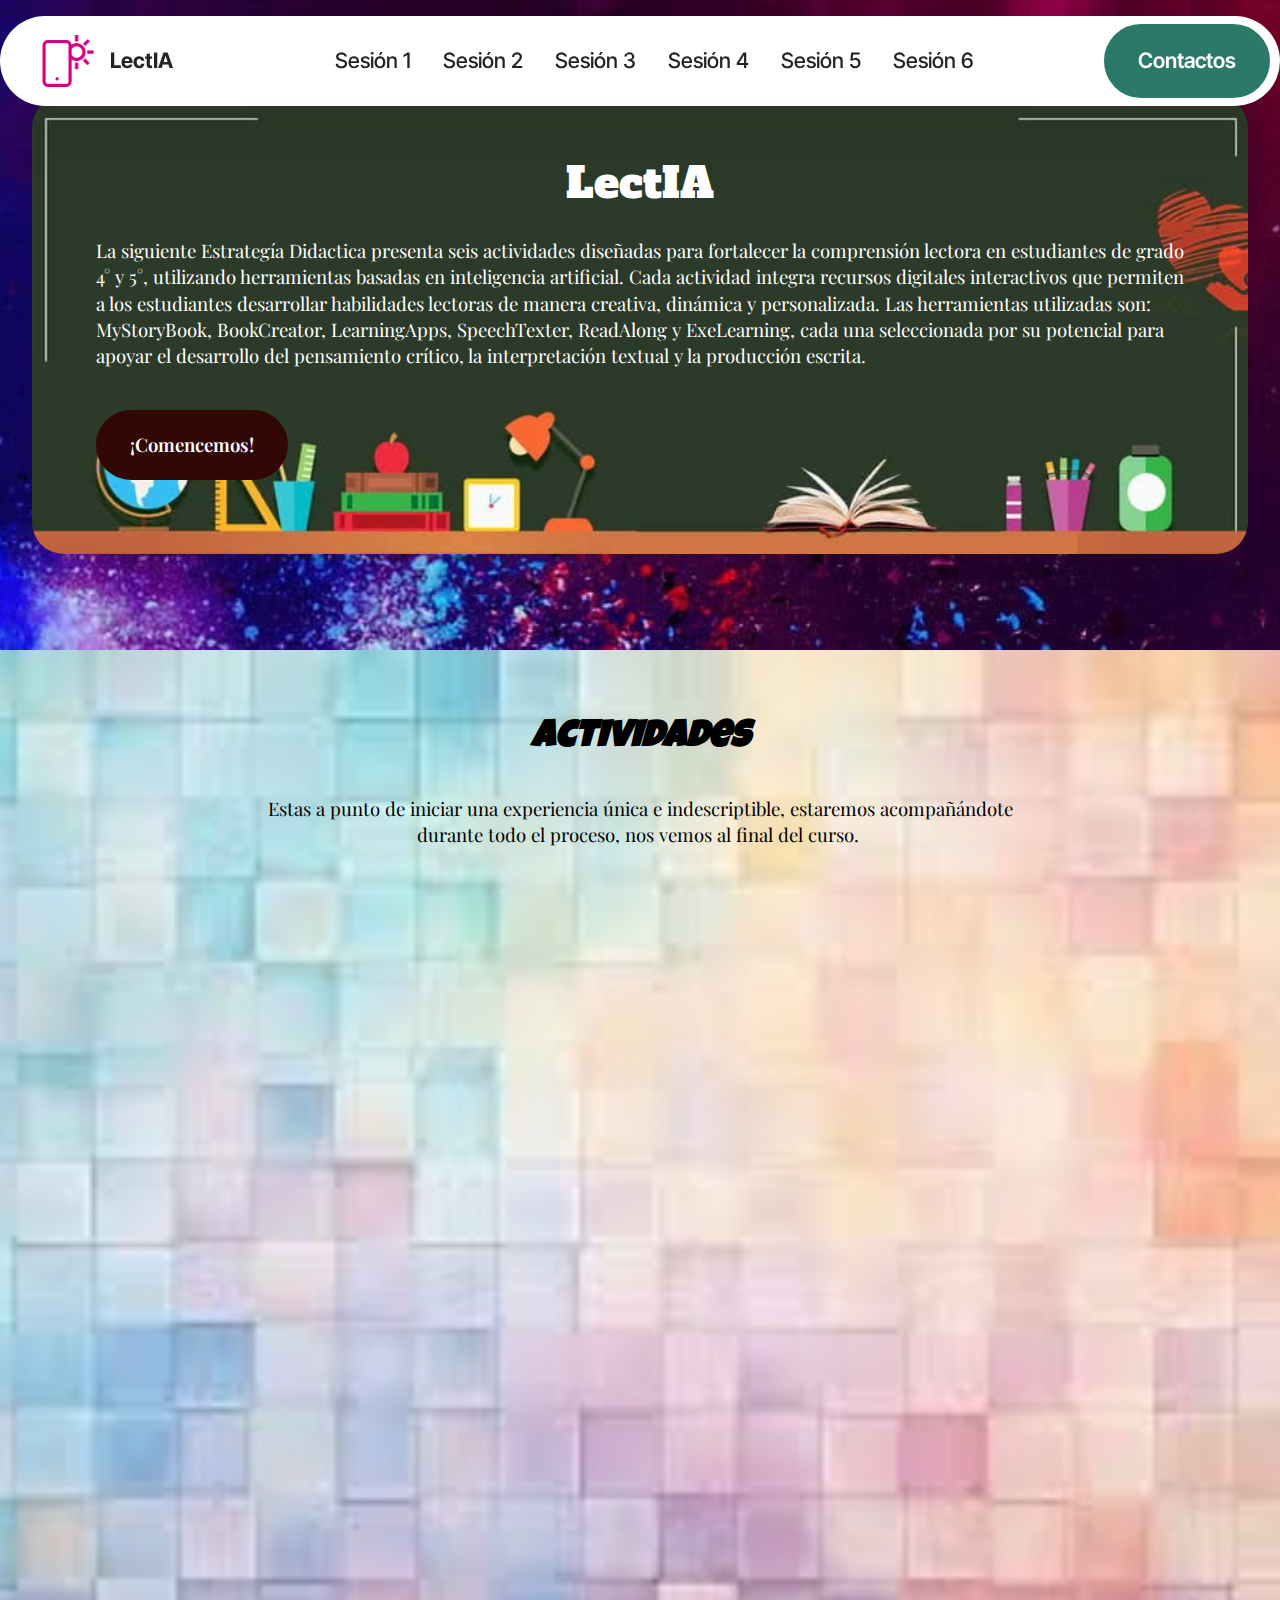
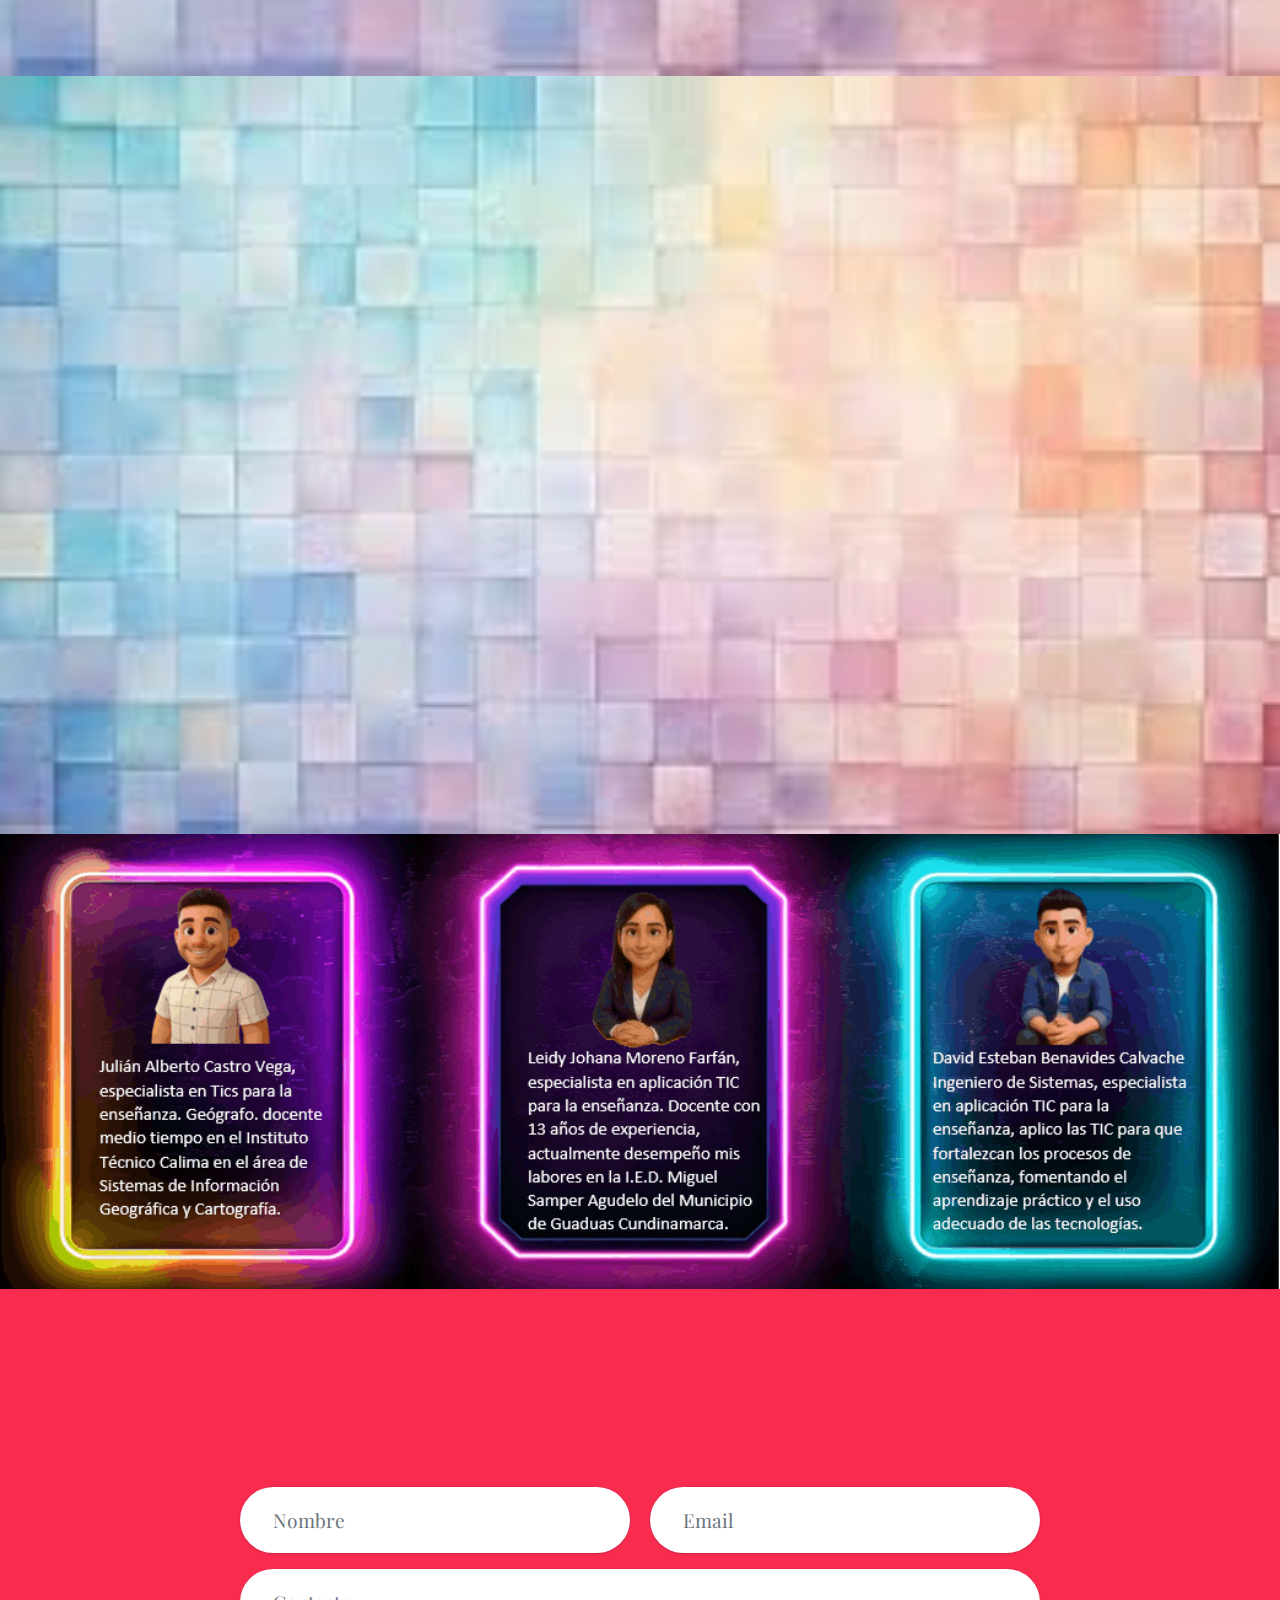
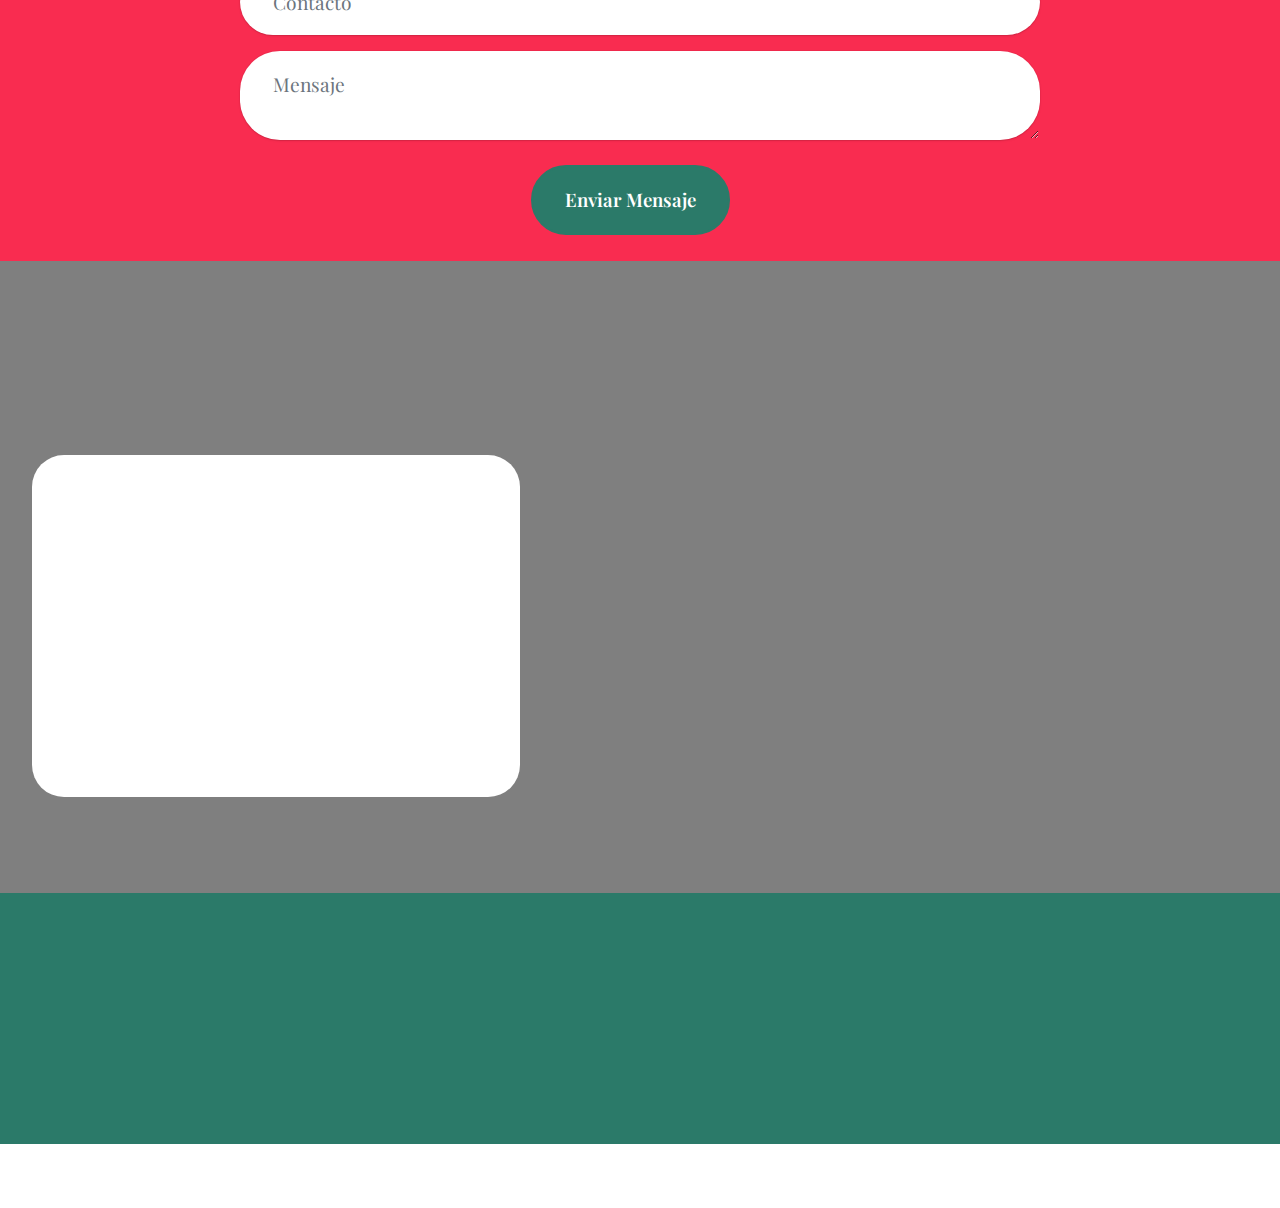
<file: index.html>
<!DOCTYPE html>
<html  >
<head>
  <!-- Site made with Mobirise Website Builder v6.0.6, https://mobirise.com -->
  <meta charset="UTF-8">
  <meta http-equiv="X-UA-Compatible" content="IE=edge">
  <meta name="generator" content="Mobirise v6.0.6, mobirise.com">
  <meta name="viewport" content="width=device-width, initial-scale=1, minimum-scale=1">
  <link rel="shortcut icon" href="assets/images/logo.png" type="image/x-icon">
  <meta name="description" content="">
  
  
  <title>Home</title>
  <link rel="stylesheet" href="assets/web/assets/mobirise-icons2/mobirise2.css">
  <link rel="stylesheet" href="assets/bootstrap/css/bootstrap.min.css">
  <link rel="stylesheet" href="assets/bootstrap/css/bootstrap-grid.min.css">
  <link rel="stylesheet" href="assets/bootstrap/css/bootstrap-reboot.min.css">
  <link rel="stylesheet" href="assets/parallax/jarallax.css">
  <link rel="stylesheet" href="assets/animatecss/animate.css">
  <link rel="stylesheet" href="assets/dropdown/css/style.css">
  <link rel="stylesheet" href="assets/socicon/css/styles.css">
  <link rel="stylesheet" href="assets/theme/css/style.css">
  <link rel="preload" href="https://fonts.googleapis.com/css?family=Alfa+Slab+One:400&display=swap" as="style" onload="this.onload=null;this.rel='stylesheet'">
  <noscript><link rel="stylesheet" href="https://fonts.googleapis.com/css?family=Alfa+Slab+One:400&display=swap"></noscript>
  <link rel="preload" href="https://fonts.googleapis.com/css?family=Luckiest+Guy:400&display=swap" as="style" onload="this.onload=null;this.rel='stylesheet'">
  <noscript><link rel="stylesheet" href="https://fonts.googleapis.com/css?family=Luckiest+Guy:400&display=swap"></noscript>
  <link rel="preload" href="https://fonts.googleapis.com/css?family=Playfair+Display:400,500,600,700,800,900,400i,500i,600i,700i,800i,900i&display=swap" as="style" onload="this.onload=null;this.rel='stylesheet'">
  <noscript><link rel="stylesheet" href="https://fonts.googleapis.com/css?family=Playfair+Display:400,500,600,700,800,900,400i,500i,600i,700i,800i,900i&display=swap"></noscript>
  <link rel="preload" href="https://fonts.googleapis.com/css?family=Inter+Tight:100,200,300,400,500,600,700,800,900,100i,200i,300i,400i,500i,600i,700i,800i,900i&display=swap" as="style" onload="this.onload=null;this.rel='stylesheet'">
  <noscript><link rel="stylesheet" href="https://fonts.googleapis.com/css?family=Inter+Tight:100,200,300,400,500,600,700,800,900,100i,200i,300i,400i,500i,600i,700i,800i,900i&display=swap"></noscript>
  <link rel="preload" as="style" href="assets/mobirise/css/mbr-additional.css?v=3zVAg5"><link rel="stylesheet" href="assets/mobirise/css/mbr-additional.css?v=3zVAg5" type="text/css">

  
  
  
</head>
<body>
  
  <section data-bs-version="5.1" class="menu menu2 cid-tJS6tZXiPa" once="menu" id="menu02-0">
	

	<nav class="navbar navbar-dropdown navbar-fixed-top navbar-expand-lg">
		<div class="container">
			<div class="navbar-brand">
				<span class="navbar-logo">
					<a href="index.html#contacts02-9">
						<img src="assets/images/logo.png" alt="Mobirise Website Builder" style="height: 3.3rem;">
					</a>
				</span>
				<span class="navbar-caption-wrap"><a class="navbar-caption text-black text-primary display-4" href="index.html">LectIA</a></span>
			</div>
			<button class="navbar-toggler" type="button" data-toggle="collapse" data-bs-toggle="collapse" data-target="#navbarSupportedContent" data-bs-target="#navbarSupportedContent" aria-controls="navbarNavAltMarkup" aria-expanded="false" aria-label="Toggle navigation">
				<div class="hamburger">
					<span></span>
					<span></span>
					<span></span>
					<span></span>
				</div>
			</button>
			<div class="collapse navbar-collapse" id="navbarSupportedContent">
				<ul class="navbar-nav nav-dropdown" data-app-modern-menu="true"><li class="nav-item">
						<a class="nav-link link text-black text-primary display-4" href="page1.html" aria-expanded="false">Sesión 1</a>
					</li><li class="nav-item"><a class="nav-link link text-black text-primary display-4" href="page8.html">Sesión 2</a></li><li class="nav-item"><a class="nav-link link text-black text-primary display-4" href="page4.html">Sesión 3</a></li><li class="nav-item"><a class="nav-link link text-black text-primary display-4" href="page5.html">Sesión 4</a></li>
					<li class="nav-item">
						<a class="nav-link link text-black text-primary display-4" href="page6.html">Sesión 5</a>
					</li><li class="nav-item">
						<a class="nav-link link text-black text-primary display-4" href="page7.html" aria-expanded="false">Sesión 6</a>
					</li></ul>
				
				<div class="navbar-buttons mbr-section-btn"><a class="btn btn-primary display-4" href="index.html#form02-6">Contactos</a></div>
			</div>
		</div>
	</nav>
</section>

<section data-bs-version="5.1" class="header15 cid-uSQ1hkTZ3f" id="header15-30">
	

	
	
	<div class="container">
		<div class="row justify-content-center">
			<div class="card col-12 col-lg-12">
				<div class="card-wrapper wrap">
					<div class="card-box align-center">
						<h1 class="card-title mbr-fonts-style mb-4 display-1">LectIA</h1>
						<p class="mbr-text mbr-fonts-style mb-4 display-7">
							La siguiente Estrategía Didactica presenta seis actividades diseñadas para fortalecer la comprensión lectora en estudiantes de grado 4° y 5°, utilizando herramientas basadas en inteligencia artificial. Cada actividad integra recursos digitales interactivos que permiten a los estudiantes desarrollar habilidades lectoras de manera creativa, dinámica y personalizada. Las herramientas utilizadas son: MyStoryBook, BookCreator, LearningApps, SpeechTexter, ReadAlong y ExeLearning, cada una seleccionada por su potencial para apoyar el desarrollo del pensamiento crítico, la interpretación textual y la producción escrita.
						</p>
						<div class="mbr-section-btn mt-4"><a class="btn btn-info display-7" href="index.html#features04-w">¡Comencemos!</a></div>
					</div>
				</div>
			</div>
		</div>
	</div>
</section>

<section data-bs-version="5.1" class="features4 cid-tMlEXTHLbS" id="features04-w">
	
	<div class="mbr-overlay"></div>
	<div class="container">
		<div class="row justify-content-center">
			<div class="col-12 content-head">
				<div class="mbr-section-head mb-5">
					<h4 class="mbr-section-title mbr-fonts-style align-center mb-0 display-2"><strong><em>Actividades</em></strong></h4>
					<h5 class="mbr-section-subtitle mbr-fonts-style align-center mb-0 mt-4 display-7">Estas a punto de iniciar una experiencia única e indescriptible, estaremos acompañándote durante todo el proceso, nos vemos al final del curso.&nbsp;</h5>
					
				</div>
			</div>
		</div>
		<div class="row">
			<div class="item features-image col-12 col-md-6 col-lg-4">
				<div class="item-wrapper">
					<div class="item-img">
						<a href="page1.html"><img src="assets/images/actividadno1-350x345.png" alt="Actividad Numero 1"></a>
					</div>
					<div class="item-content">
						<h5 class="item-title mbr-fonts-style display-5"><strong>Sesión No. 1</strong></h5>
						
						<p class="mbr-text mbr-fonts-style display-7">
							En esta actividad, los estudiantes desarrollarán su comprensión lectora a través de la creación de cuentos digitales. Usando la herramienta MyStoryBook
						</p>
						<div class="mbr-section-btn item-footer"><a href="page1.html" class="btn item-btn btn-primary display-7">Aprende más</a></div>
					</div>

				</div>
			</div>
			<div class="item features-image col-12 col-md-6 col-lg-4">
				<div class="item-wrapper">
					<div class="item-img">
						<a href="page8.html"><img src="assets/images/actividadno2-318x311.png" alt="Mobirise Website Builder"></a>
					</div>
					<div class="item-content">
						<h5 class="item-title mbr-fonts-style display-5"><strong>Sesión No. 2</strong></h5>
						
						<p class="mbr-text mbr-fonts-style display-7">En esta actividad, los estudiantes desarrollarán su comprensión lectora a través de la creación de cuentos digitales. Usando la herramienta BookCreator</p>
						<div class="mbr-section-btn item-footer"><a href="page8.html" class="btn item-btn btn-primary display-7">Aprende más</a></div>
					</div>
				</div>
			</div>
			<div class="item features-image col-12 col-md-6 col-lg-4">
				<div class="item-wrapper">
					<div class="item-img">
						<a href="page4.html"><img src="assets/images/actividadno3-343x325.png" alt="Mobirise Website Builder"></a>
					</div>
					<div class="item-content">
						<h5 class="item-title mbr-fonts-style display-5"><strong>Sesión No. 3</strong></h5>
						
						<p class="mbr-text mbr-fonts-style display-7">
							En esta actividad, los estudiantes desarrollarán su comprensión lectora a través de la creación de cuentos digitales. Usando la herramienta LearningApps<br>
						</p>
						<div class="mbr-section-btn item-footer"><a class="btn item-btn btn-primary display-7" href="page4.html">Aprende más</a></div>
					</div>
				</div>
			</div>
		</div>
	</div>
</section>

<section data-bs-version="5.1" class="features4 cid-uSON0bLTiQ" id="features04-1m">
	
	<div class="mbr-overlay"></div>
	<div class="container">
		<div class="row justify-content-center">
			<div class="col-12 content-head">
				<div class="mbr-section-head mb-5">
					<h4 class="mbr-section-title mbr-fonts-style align-center mb-0 display-7">&nbsp; &nbsp;&nbsp;</h4>
					<h5 class="mbr-section-subtitle mbr-fonts-style align-center mb-0 mt-4 display-7"><div></div></h5>
					
				</div>
			</div>
		</div>
		<div class="row">
			<div class="item features-image col-12 col-md-6 col-lg-4">
				<div class="item-wrapper">
					<div class="item-img">
						<a href="page5.html"><img src="assets/images/actividadno4-770x770.jpg" alt="Mobirise Website Builder"></a>
					</div>
					<div class="item-content">
						<h5 class="item-title mbr-fonts-style display-5"><strong>Sesión No. 4</strong></h5>
						
						<p class="mbr-text mbr-fonts-style display-7">
							En esta actividad, los estudiantes desarrollarán su comprensión lectora a través de la creación de cuentos digitales. Usando la herramienta SpeechTexter</p>
						<div class="mbr-section-btn item-footer"><a href="page5.html" class="btn item-btn btn-primary display-7">Aprende más</a></div>
					</div>

				</div>
			</div>
			<div class="item features-image col-12 col-md-6 col-lg-4">
				<div class="item-wrapper">
					<div class="item-img">
						<a href="page6.html"><img src="assets/images/actividadno5-365x357.png" alt="Mobirise Website Builder"></a>
					</div>
					<div class="item-content">
						<h5 class="item-title mbr-fonts-style display-5"><strong>Sesión&nbsp; No. 5</strong></h5>
						
						<p class="mbr-text mbr-fonts-style display-7">
							En esta actividad, los estudiantes desarrollarán su comprensión lectora a través de la creación de cuentos digitales. Usando la herramienta ReadAlong</p>
						<div class="mbr-section-btn item-footer"><a href="page6.html" class="btn item-btn btn-primary display-7">Aprende más</a></div>
					</div>
				</div>
			</div>
			<div class="item features-image col-12 col-md-6 col-lg-4">
				<div class="item-wrapper">
					<div class="item-img">
						<a href="page7.html"><img src="assets/images/actividadno6-770x770.jpg" alt="Mobirise Website Builder"></a>
					</div>
					<div class="item-content">
						<h5 class="item-title mbr-fonts-style display-5"><strong>Sesión No. 6</strong></h5>
						
						<p class="mbr-text mbr-fonts-style display-7">
							 En esta actividad, los estudiantes desarrollarán su comprensión lectora a través de la creación de cuentos digitales. Usando la herramienta storyweaverd<br>
						</p>
						<div class="mbr-section-btn item-footer"><a class="btn item-btn btn-primary display-7" href="page7.html">Aprende más</a></div>
					</div>
				</div>
			</div>
		</div>
	</div>
</section>

<section data-bs-version="5.1" class="features15 cid-uSPZ3PvUmV" id="features015-2z">
	

	
	
	<div class="container">
		<div class="mbr-section-head mb-5">
			<h4 class="mbr-section-title mbr-fonts-style align-center mb-0 display-1">
			  <strong><em>Nuestros Docentes<br></em></strong><br><br><br><br><strong><br></strong></h4>
			
		  </div>
		<div class="row justify-content-center">
			<div class="item features-without-image col-12 col-lg-4 active">
				<div class="item-wrapper">
					
					<div class="card-box">
						
						
					</div>
				</div>
			</div>
			<div class="item features-without-image col-12 col-lg-4">
				<div class="item-wrapper">
					
					<div class="card-box">
						
						
					</div>
				</div>
			</div><div class="item features-without-image col-12 col-lg-4">
				<div class="item-wrapper">
					
					<div class="card-box">
						
						
					</div>
				</div>
			</div>
			
		</div>
	</div>
</section>

<section data-bs-version="5.1" class="form5 cid-tJS9pBcTSa" id="form02-6">
    
    
    <div class="container">
        <div class="mbr-section-head mb-5">
            <h3 class="mbr-section-title mbr-fonts-style align-center mb-0 display-2">
                Contactanos</h3>
            <h4 class="mbr-section-subtitle mbr-fonts-style align-center mb-0 mt-4 display-7"><div>Para más información sobre esta estrategia didáctica o su implementación, puede </div><div>comunicarse con nosotros en el siguiente apartado. ¡Estaremos encantados de atenderle!</div></h4>
        </div>
        <div class="row justify-content-center mt-4">
            <div class="col-lg-8 mx-auto mbr-form" data-form-type="formoid">
                <form action="https://mobirise.eu/" method="POST" class="mbr-form form-with-styler" data-form-title="Form Name"><input type="hidden" name="email" data-form-email="true" value="68EOLZO4ao1SkucUkqvSzmDSBwNxXrL7pZYGXLi5ALr5eLaVkBQ6DIvg2D4kklbAJfKB3coIcHTi6VHvn22+yGpJU6L0DvyvJlBriNJT42gzyWT8iU0fGctxbCgG4dlT">
                    <div class="row">
                        <div hidden="hidden" data-form-alert="" class="alert alert-success col-12">Mensaje enviado al correo davidbenavidesing95@gmail.com</div>
                        <div hidden="hidden" data-form-alert-danger="" class="alert alert-danger col-12">
                            Oops...! some problem!
                        </div>
                    </div>
                    <div class="dragArea row">
                        <div class="col-md col-sm-12 form-group mb-3" data-for="name">
                            <input type="text" name="name" placeholder="Nombre" data-form-field="name" class="form-control" value="" id="name-form02-6">
                        </div>
                        <div class="col-md col-sm-12 form-group mb-3" data-for="email">
                            <input type="email" name="email" placeholder="Email" data-form-field="email" class="form-control" value="" id="email-form02-6">
                        </div>
                        <div class="col-12 form-group mb-3" data-for="phone">
                            <input type="tel" name="phone" placeholder="Contacto" data-form-field="phone" class="form-control" value="" id="phone-form02-6">
                        </div>
                        <div class="col-12 form-group mb-3" data-for="textarea">
                            <textarea name="textarea" placeholder="Mensaje" data-form-field="textarea" class="form-control" id="textarea-form02-6"></textarea>
                        </div>
                        <div class="col-lg-12 col-md-12 col-sm-12 align-center mbr-section-btn"><button type="submit" class="btn btn-primary display-7">Enviar Mensaje</button></div>
                    </div>
                </form>
            </div>
        </div>
    </div>
</section>

<section data-bs-version="5.1" class="contacts2 map1 cid-tLdYHD757A mbr-parallax-background" id="contacts02-9">

    

    <div class="mbr-overlay" style="opacity: 0.5; background-color: rgb(0, 0, 0);"></div>
    <div class="container-fluid">
        <div class="mbr-section-head mb-5">
            <h3 class="mbr-section-title mbr-fonts-style align-center mb-0 display-2">
                <strong>Contactos</strong>
            </h3>
            
        </div>
        <div class="row justify-content-center mt-4">
            <div class="card col-12 col-md-5">
                <div class="card-wrapper">
                    <div class="text-wrapper">
                        <h5 class="cardTitle mbr-fonts-style mb-2 display-5">
                        <strong>Get in touch</strong></h5>
                    <ul class="list mbr-fonts-style display-7">
                        <li class="mbr-text item-wrap"><span style="font-size: calc(1.14rem + 0.26 * ((100vw - 62rem) / 25));">WhatsApp: </span><a href="https://wa.me/12345678910" class="text-primary" style="font-size: calc(1.14rem + 0.26 * ((100vw - 62rem) / 25));">+</a>57 320 724 52 39<br></li>
                        <li class="mbr-text item-wrap">Email: <a href="mailto:info@site.com" class="text-primary">d</a>avidbenavidesing95@gmail.com</li><li class="mbr-text item-wrap"><br></li>
                        <li class="mbr-text item-wrap">Address: </li><li class="mbr-text item-wrap">Carrera 10 # 22 b Pasto (N) Colombia</li><li class="mbr-text item-wrap"><span style="font-size: 1.4rem;">Working hours:</span><br></li><li class="mbr-text item-wrap">8:00AM - 6:00PM</li>
                    </ul>
                    </div>
                </div>
            </div>
            <div class="map-wrapper col-12 col-md-7">
                <div class="google-map"><iframe frameborder="0" style="border:0" src="https://www.google.com/maps/embed?pb=!1m16!1m12!1m3!1d7977.85880499521!2d-77.28475471222156!3d1.2094834951158746!2m3!1f0!2f0!3f0!3m2!1i1024!2i768!4f13.1!2m1!1zMTA1OCBDcmEuIDIyYizCoFBhc3RvLCBOYXJpw7Fv!5e0!3m2!1ses!2sco!4v1754228314758!5m2!1ses!2sco" allowfullscreen=""></iframe></div>
            </div>
        </div>
    </div>
</section>

<section data-bs-version="5.1" class="footer1 programm5 cid-tJS9NNcTLZ" once="footers" id="footer03-8">

        

    

    <div class="container">
        <div class="row">

            <div class="row-links mb-4">
                <ul class="header-menu">
                  
                  
                  
                  
                <li class="header-menu-item mbr-fonts-style display-5"><a href="index.html#header01-7" class="text-danger">About</a></li><li class="header-menu-item mbr-fonts-style display-5"><a href="index.html#features04-w" class="text-danger text-primary">Services</a></li><li class="header-menu-item mbr-fonts-style display-5"><a href="index.html#contacts02-9" class="text-danger">Contacts</a></li><li class="header-menu-item mbr-fonts-style display-5"><a href="index.html#gallery02-v" class="text-danger text-primary">Works</a></li></ul>
              </div>

            <div class="col-12">
                <div class="social-row">
                    <div class="soc-item">
                        <a href="https://mobiri.se/" target="_blank">
                            <span class="mbr-iconfont socicon socicon-facebook display-7"></span>
                        </a>
                    </div>
                    <div class="soc-item">
                        <a href="https://mobiri.se/" target="_blank">
                            <span class="mbr-iconfont socicon-twitter socicon"></span>
                        </a>
                    </div>
                    <div class="soc-item">
                        <a href="https://mobiri.se/" target="_blank">
                            <span class="mbr-iconfont socicon-instagram socicon"></span>
                        </a>
                    </div>
                    <div class="soc-item">
                        <a href="https://mobiri.se/" target="_blank">
                            <span class="mbr-iconfont socicon-tiktok socicon"></span>
                        </a>
                    </div>
                    <div class="soc-item">
                        <a href="https://mobiri.se/" target="_blank">
                            <span class="mbr-iconfont socicon-youtube socicon"></span>
                        </a>
                    </div>
                </div>
            </div>
            <div class="col-12 mt-5">
                <p class="mbr-fonts-style copyright display-7">
                    © Copyright 2030 Mobirise - All Rights Reserved
                </p>
            </div>
        </div>
    </div>
</section><section class="display-7" style="padding: 0;align-items: center;justify-content: center;flex-wrap: wrap;    align-content: center;display: flex;position: relative;height: 4rem;"><a href="https://mobiri.se/" style="flex: 1 1;height: 4rem;position: absolute;width: 100%;z-index: 1;"><img alt="" style="height: 4rem;" src="[data-uri]"></a><p style="margin: 0;text-align: center;" class="display-7">&#8204;</p><a style="z-index:1" href="https://mobirise.com/builder/ai-website-creator.html">Best AI Website Creator</a></section><script src="assets/bootstrap/js/bootstrap.bundle.min.js"></script>  <script src="assets/parallax/jarallax.js"></script>  <script src="assets/smoothscroll/smooth-scroll.js"></script>  <script src="assets/ytplayer/index.js"></script>  <script src="assets/dropdown/js/navbar-dropdown.js"></script>  <script src="assets/theme/js/script.js"></script>  <script src="assets/formoid/formoid.min.js"></script>  
  
  
 <div id="scrollToTop" class="scrollToTop mbr-arrow-up"><a style="text-align: center;"><i class="mbr-arrow-up-icon mbr-arrow-up-icon-cm cm-icon cm-icon-smallarrow-up"></i></a></div>
    <input name="animation" type="hidden">
  </body>
</html>
</file>
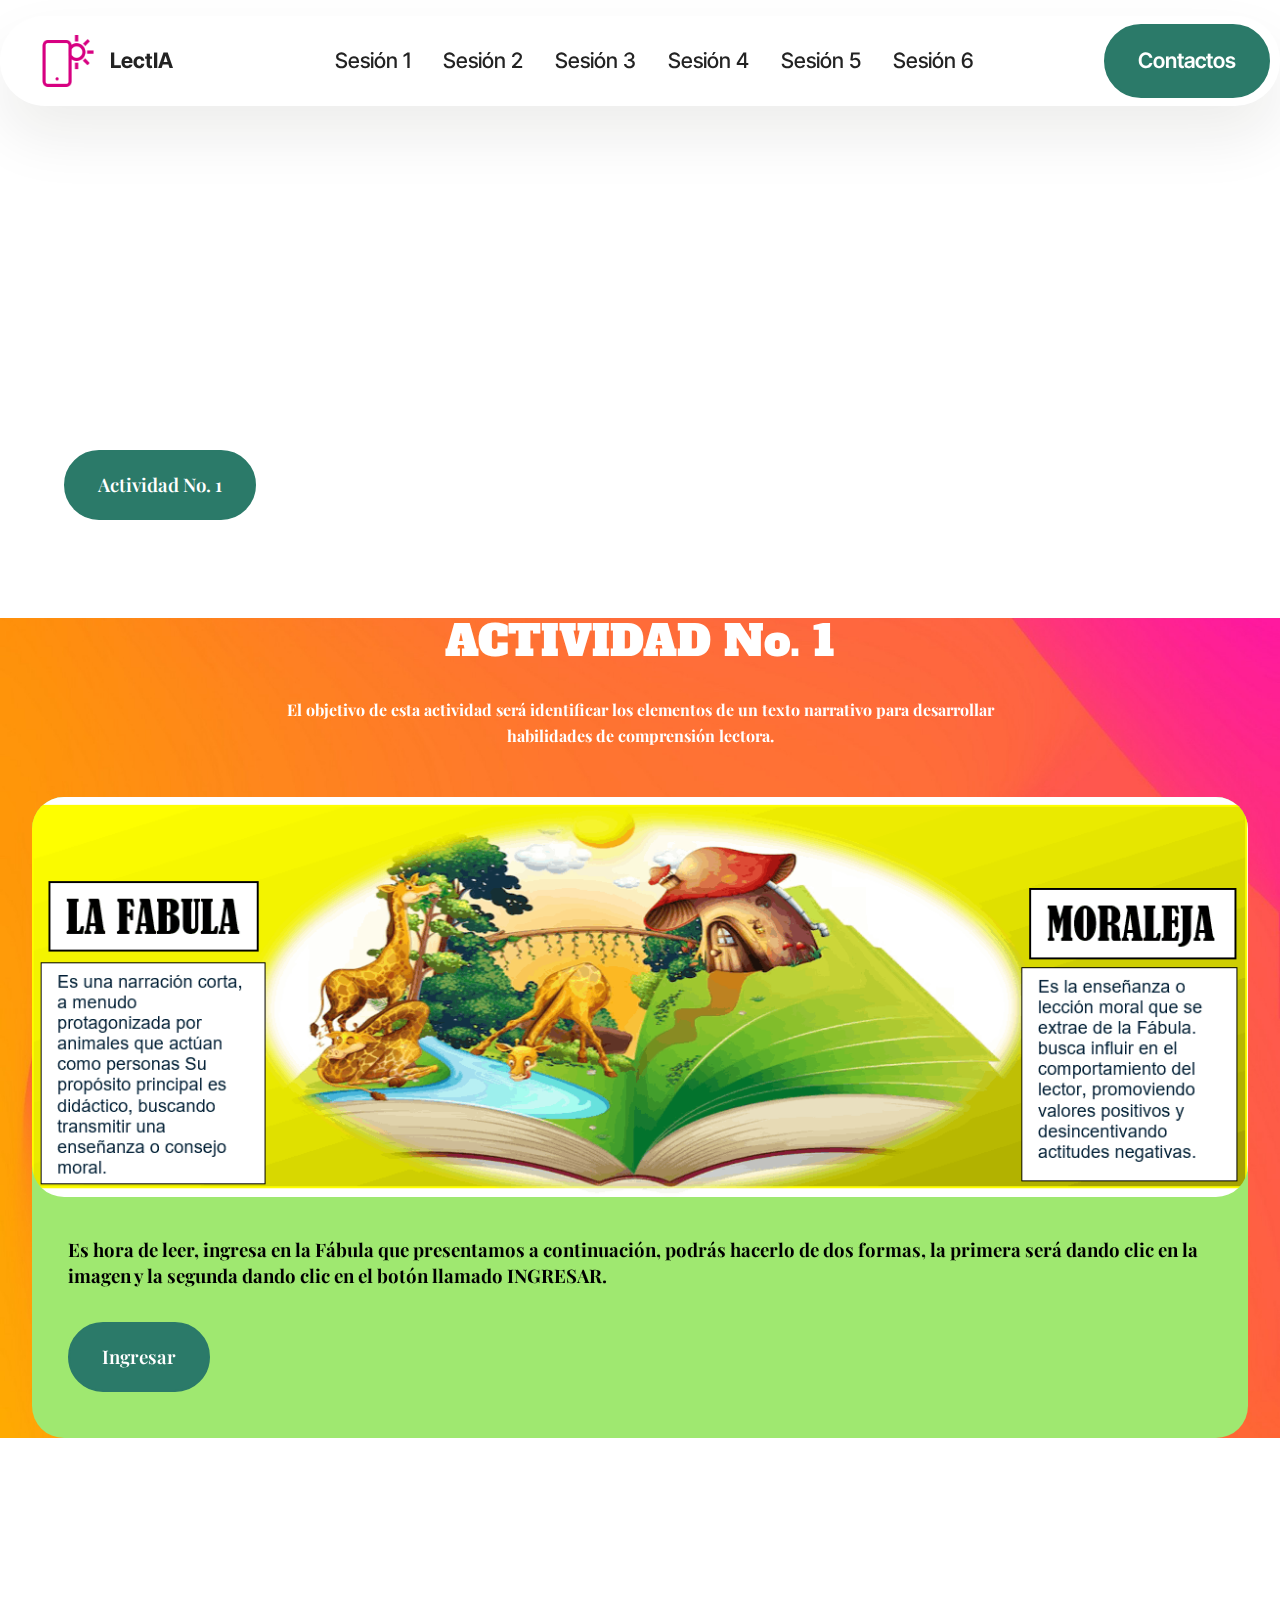
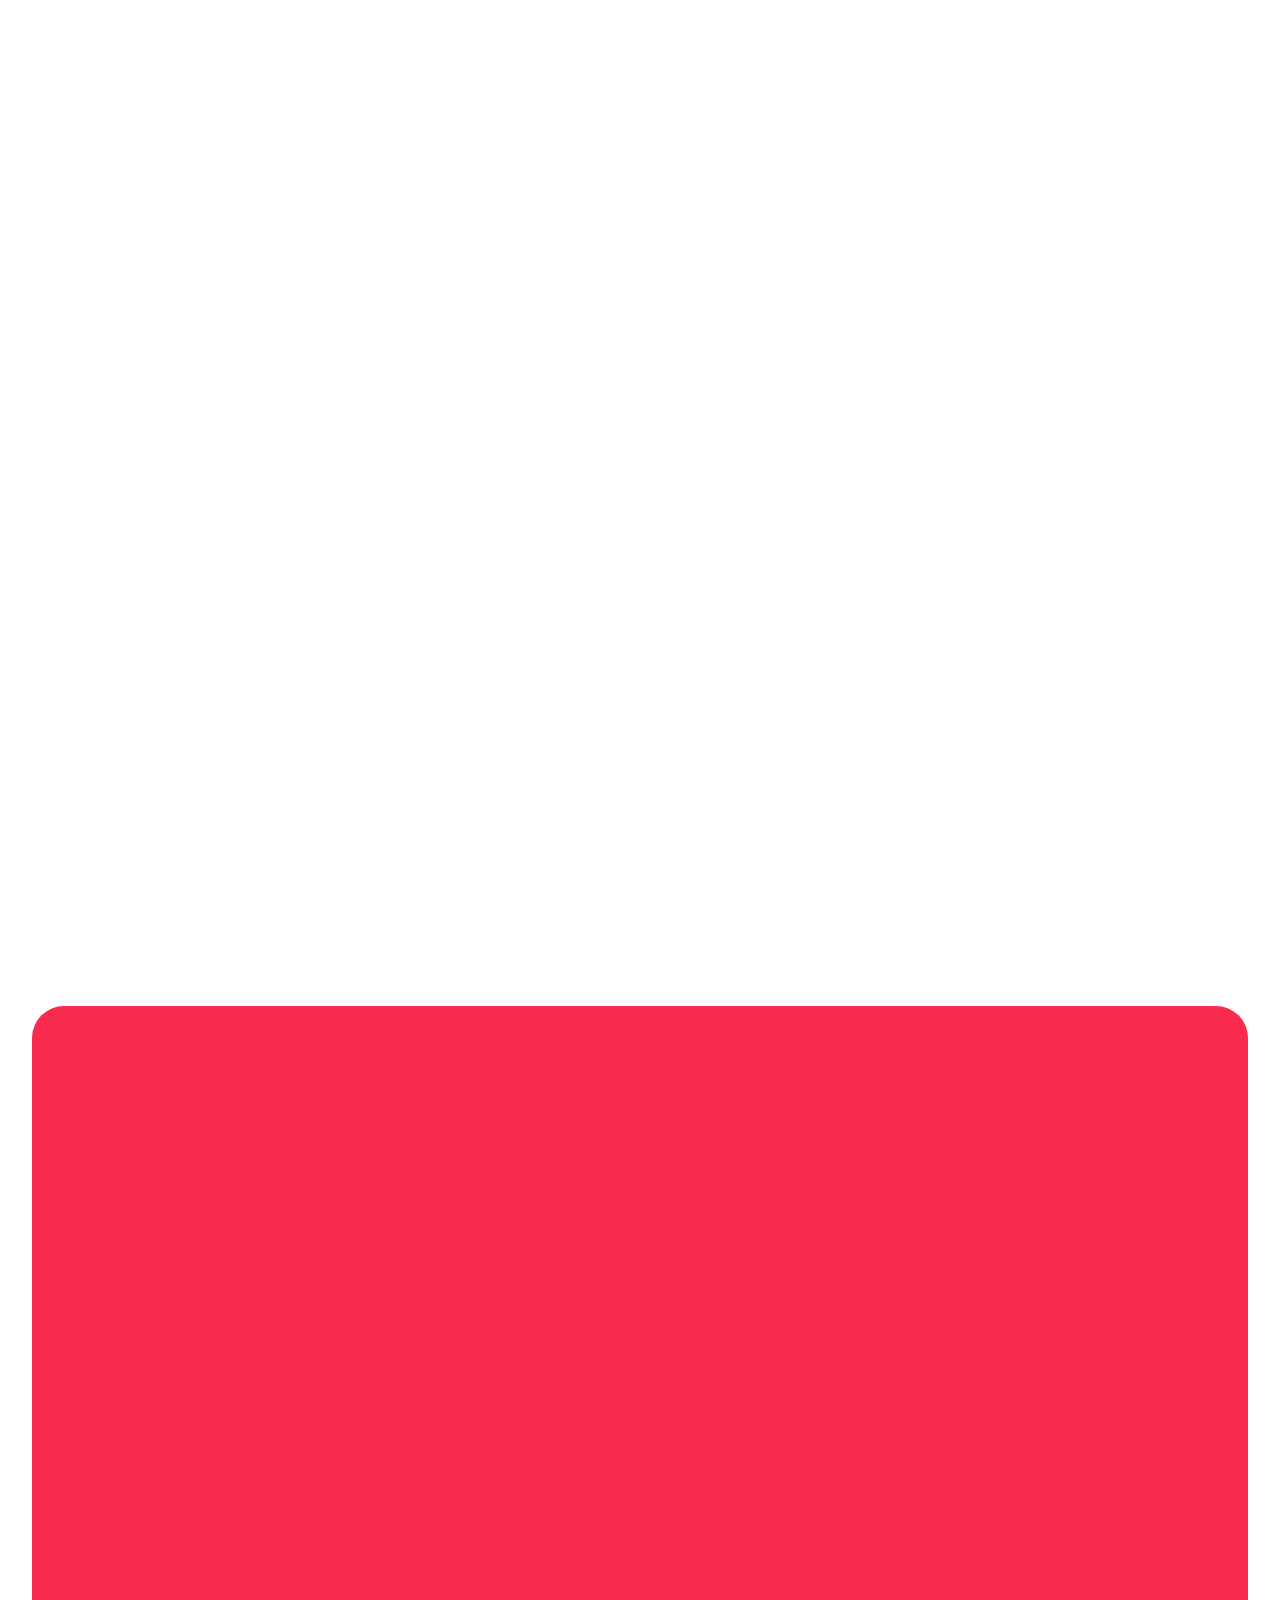
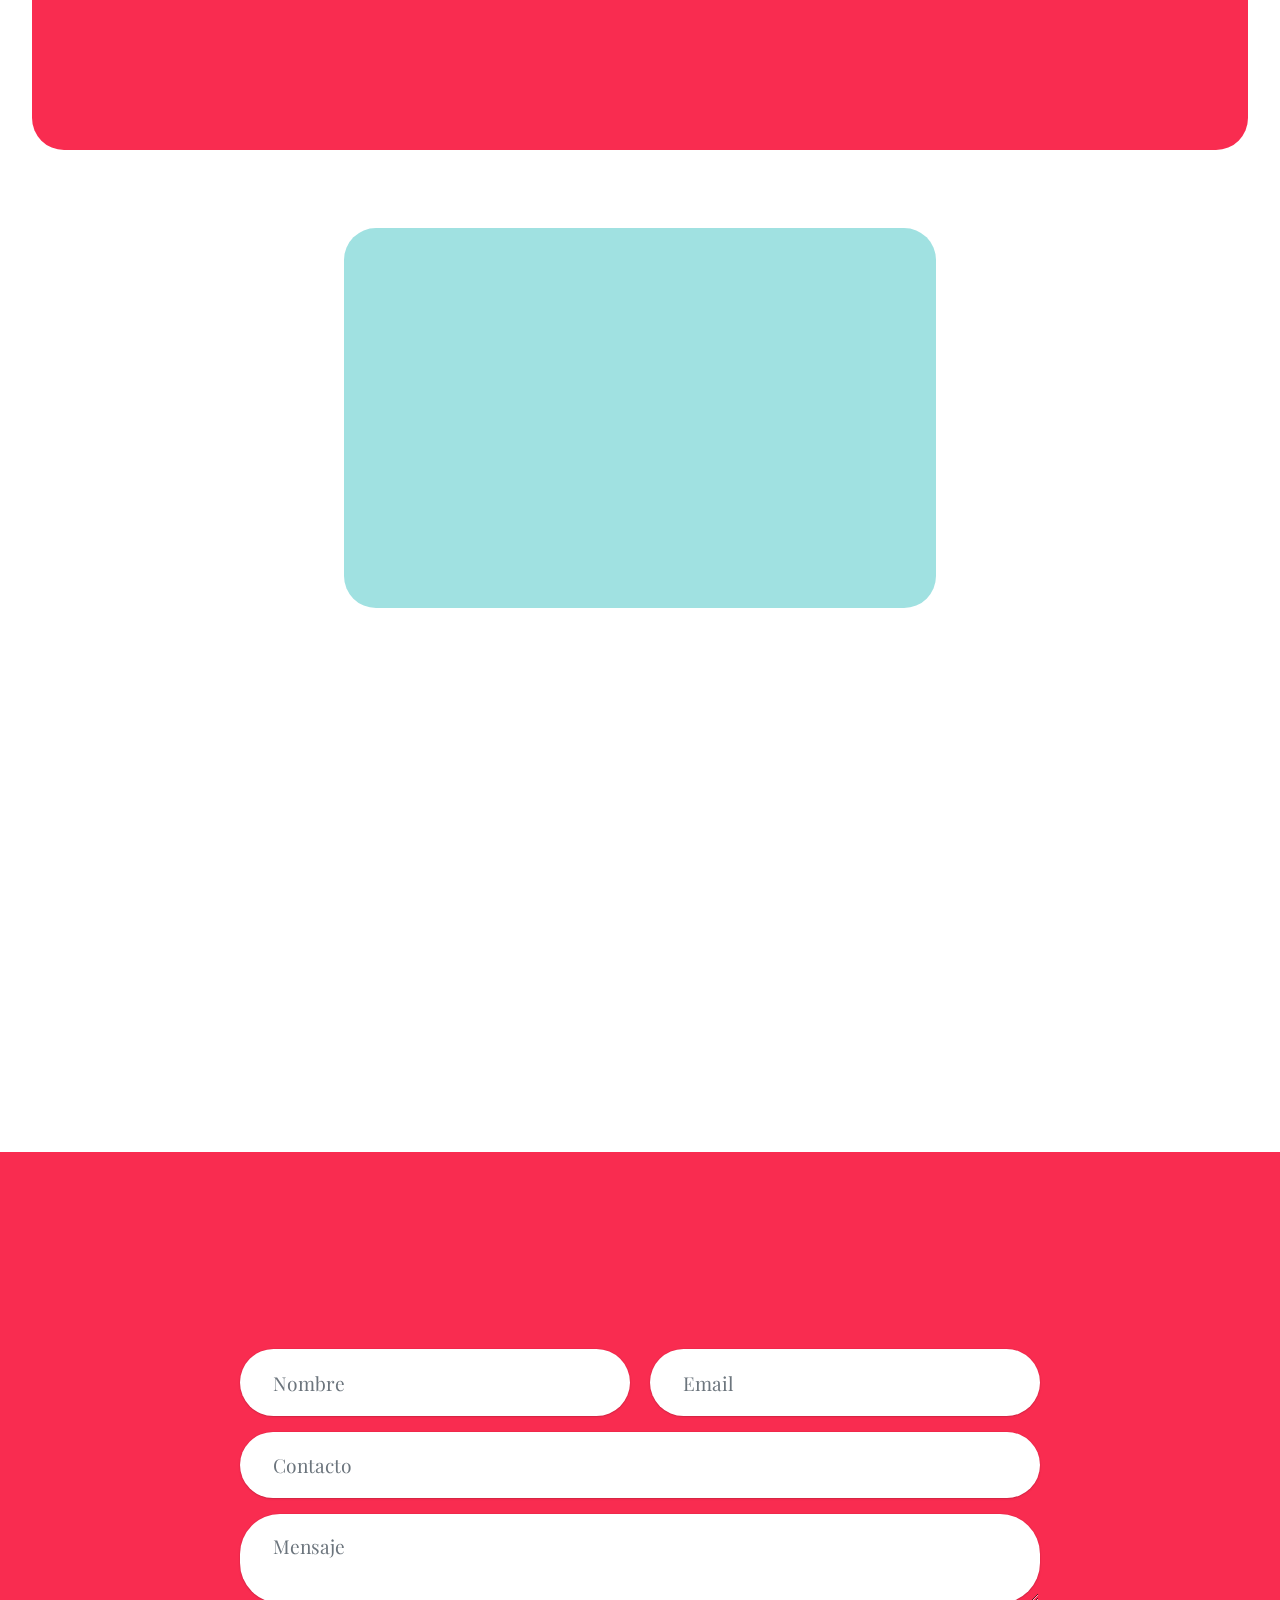
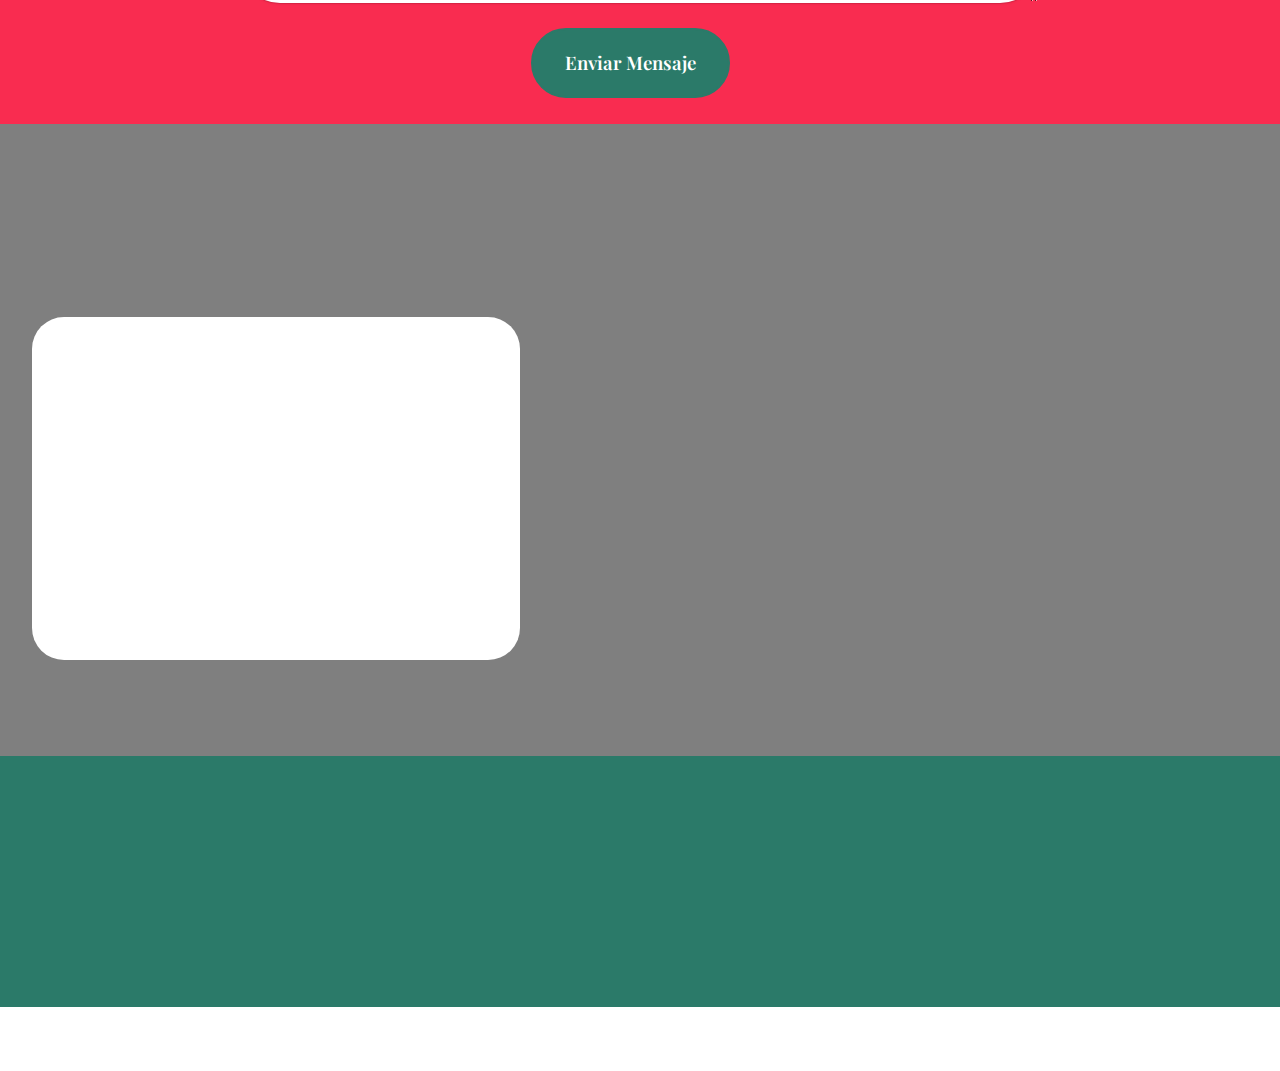
<file: page1.html>
<!DOCTYPE html>
<html  >
<head>
  <!-- Site made with Mobirise Website Builder v6.0.6, https://mobirise.com -->
  <meta charset="UTF-8">
  <meta http-equiv="X-UA-Compatible" content="IE=edge">
  <meta name="generator" content="Mobirise v6.0.6, mobirise.com">
  <meta name="viewport" content="width=device-width, initial-scale=1, minimum-scale=1">
  <link rel="shortcut icon" href="assets/images/logo.png" type="image/x-icon">
  <meta name="description" content="">
  
  
  <title>Sesión No. 1</title>
  <link rel="stylesheet" href="assets/web/assets/mobirise-icons2/mobirise2.css">
  <link rel="stylesheet" href="assets/bootstrap/css/bootstrap.min.css">
  <link rel="stylesheet" href="assets/bootstrap/css/bootstrap-grid.min.css">
  <link rel="stylesheet" href="assets/bootstrap/css/bootstrap-reboot.min.css">
  <link rel="stylesheet" href="assets/parallax/jarallax.css">
  <link rel="stylesheet" href="assets/animatecss/animate.css">
  <link rel="stylesheet" href="assets/dropdown/css/style.css">
  <link rel="stylesheet" href="assets/socicon/css/styles.css">
  <link rel="stylesheet" href="assets/theme/css/style.css">
  <link rel="preload" href="https://fonts.googleapis.com/css?family=Alfa+Slab+One:400&display=swap" as="style" onload="this.onload=null;this.rel='stylesheet'">
  <noscript><link rel="stylesheet" href="https://fonts.googleapis.com/css?family=Alfa+Slab+One:400&display=swap"></noscript>
  <link rel="preload" href="https://fonts.googleapis.com/css?family=Luckiest+Guy:400&display=swap" as="style" onload="this.onload=null;this.rel='stylesheet'">
  <noscript><link rel="stylesheet" href="https://fonts.googleapis.com/css?family=Luckiest+Guy:400&display=swap"></noscript>
  <link rel="preload" href="https://fonts.googleapis.com/css?family=Playfair+Display:400,500,600,700,800,900,400i,500i,600i,700i,800i,900i&display=swap" as="style" onload="this.onload=null;this.rel='stylesheet'">
  <noscript><link rel="stylesheet" href="https://fonts.googleapis.com/css?family=Playfair+Display:400,500,600,700,800,900,400i,500i,600i,700i,800i,900i&display=swap"></noscript>
  <link rel="preload" href="https://fonts.googleapis.com/css?family=Inter+Tight:100,200,300,400,500,600,700,800,900,100i,200i,300i,400i,500i,600i,700i,800i,900i&display=swap" as="style" onload="this.onload=null;this.rel='stylesheet'">
  <noscript><link rel="stylesheet" href="https://fonts.googleapis.com/css?family=Inter+Tight:100,200,300,400,500,600,700,800,900,100i,200i,300i,400i,500i,600i,700i,800i,900i&display=swap"></noscript>
  <link rel="preload" as="style" href="assets/mobirise/css/mbr-additional.css?v=ByDIz2"><link rel="stylesheet" href="assets/mobirise/css/mbr-additional.css?v=ByDIz2" type="text/css">

  
  
  
</head>
<body>
  
  <section data-bs-version="5.1" class="menu menu2 cid-uSPW2d1OQF" once="menu" id="menu02-1n">
	

	<nav class="navbar navbar-dropdown navbar-fixed-top navbar-expand-lg">
		<div class="container">
			<div class="navbar-brand">
				<span class="navbar-logo">
					<a href="index.html#contacts02-9">
						<img src="assets/images/logo.png" alt="Mobirise Website Builder" style="height: 3.3rem;">
					</a>
				</span>
				<span class="navbar-caption-wrap"><a class="navbar-caption text-black text-primary display-4" href="index.html">LectIA</a></span>
			</div>
			<button class="navbar-toggler" type="button" data-toggle="collapse" data-bs-toggle="collapse" data-target="#navbarSupportedContent" data-bs-target="#navbarSupportedContent" aria-controls="navbarNavAltMarkup" aria-expanded="false" aria-label="Toggle navigation">
				<div class="hamburger">
					<span></span>
					<span></span>
					<span></span>
					<span></span>
				</div>
			</button>
			<div class="collapse navbar-collapse" id="navbarSupportedContent">
				<ul class="navbar-nav nav-dropdown" data-app-modern-menu="true"><li class="nav-item">
						<a class="nav-link link text-black text-primary display-4" href="page1.html" aria-expanded="false">Sesión 1</a>
					</li><li class="nav-item"><a class="nav-link link text-black text-primary display-4" href="page8.html">Sesión 2</a></li><li class="nav-item"><a class="nav-link link text-black text-primary display-4" href="page4.html">Sesión 3</a></li><li class="nav-item"><a class="nav-link link text-black text-primary display-4" href="page5.html">Sesión 4</a></li>
					<li class="nav-item">
						<a class="nav-link link text-black text-primary display-4" href="page6.html">Sesión 5</a>
					</li><li class="nav-item">
						<a class="nav-link link text-black text-primary display-4" href="page7.html" aria-expanded="false">Sesión 6</a>
					</li></ul>
				
				<div class="navbar-buttons mbr-section-btn"><a class="btn btn-primary display-4" href="index.html#form02-6">Contactos</a></div>
			</div>
		</div>
	</nav>
</section>

<section data-bs-version="5.1" class="header4 cid-uSQDoYfhev" data-bg-video="https://www.youtube.com/watch?v=iD5nmanrx3M" id="header04-31">
	

	<div class="mbr-fallback-image disabled"></div>
	<div class="mbr-overlay" style="opacity: 0; background-color: rgb(255, 255, 255);"></div>

	<div class="container-fluid">
		<div class="row justify-content-center">
			<div class="col-12 col-md">
				<div class="text-wrapper">
					<h2 class="mbr-section-title mb-4 mbr-fonts-style display-5">
						<strong>Sesión No. 1</strong></h2>
					<p class="mbr-text mb-4 mbr-fonts-style display-7"><em><strong>Hola, mi nombre es David te acompañaré en esta aventura.<br>Primero reproduce el video de introducción, presta atención a mis instrucciones.<br><br><br>Dale clic en Actividad No. 1.</strong></em></p>
					<div class="mbr-section-btn mb-4"><a class="btn btn-primary display-7" href="page1.html#features04-1p">Actividad No. 1</a></div>
				</div>
			</div>
			<div class="mbr-figure col-12 col-md-7"><iframe class="mbr-embedded-video" src="https://youtube.com/embed/dxncZJ2qCGc?si=NmF3gS-uZuxnkgbE&amp;loop=1&amp;autoplay=1" width="800" height="600" frameborder="0" allowfullscreen></iframe></div>
		</div>
	</div>
</section>

<section data-bs-version="5.1" class="features4 cid-uSPW2edab3" id="features04-1p">
	
	<div class="mbr-overlay"></div>
	<div class="container-fluid">
		<div class="row justify-content-center">
			<div class="col-12 content-head">
				<div class="mbr-section-head mb-5">
					<h4 class="mbr-section-title mbr-fonts-style align-center mb-0 display-1">ACTIVIDAD No. 1</h4>
					<h5 class="mbr-section-subtitle mbr-fonts-style align-center mb-0 mt-4 display-7"><div><strong><span style="font-size: calc(1rem + 0 * ((100vw - 62rem) / 25));"><b>El objetivo de esta actividad será identificar los elementos de un texto narrativo para desarrollar habilidades de comprensión lectora.</b></span></strong></div></h5>
					
				</div>
			</div>
		</div>
		<div class="row">
			<div class="item features-image col-12 col-md-6 col-lg-12 active">
				<div class="item-wrapper">
					<div class="item-img">
						<a href="page1.html#header13-45"><img src="assets/images/captura-1258x409.png" alt="Actividad Numero 1" data-slide-to="1" data-bs-slide-to="1"></a>
					</div>
					<div class="item-content">
						<h5 class="item-title mbr-fonts-style display-5"></h5>
						<h6 class="item-subtitle mbr-fonts-style display-7"><strong>Es hora de leer, ingresa en la Fábula que presentamos a continuación, podrás hacerlo de dos formas, la primera será dando clic en la imagen y la segunda dando clic en el botón llamado INGRESAR.</strong></h6>
						<p class="mbr-text mbr-fonts-style display-7"></p>
						<div class="mbr-section-btn item-footer"><a href="page1.html#header13-45" class="btn item-btn btn-primary display-7" target="_blank">Ingresar</a></div>
					</div>

				</div>
			</div>
			
			
		</div>
	</div>
</section>

<section data-bs-version="5.1" class="header13 cid-uSRo0B8e5L mbr-fullscreen" data-bg-video="https://www.youtube.com/watch?v=sA4FXGNdTHw" id="header13-45">
  

  <div class="mbr-fallback-image disabled"></div>
  

  <div class="align-center container-fluid">
    <div class="row justify-content-center">
      <div class="col-md-12 mb-5 content-head">
        <h1 class="mbr-section-title mbr-fonts-style display-1">
          <strong>Fábula </strong><br><strong>El Zorro y el Gallo</strong></h1>
        <p class="mbr-text mbr-fonts-style mt-4 display-7"><strong>Lee o escucha con atención esta historia, además de ser divertida, contiene una moraleja o enseñanza que recordarás toda tu vida, también encontrarás las respuestas a un cuestionario que deberás responder una vez hallas terminado de leer, se puede aceder a el clicando en el botón verde, solo tienes una oportunidad, concéntrate y has tu mejor esfuerzo, cuando hallas repondido el cuestionario regresa a la actividad y da clic en el botón siguiente ejercició para seguir avanzando.</strong><br></p>
        <div class="mbr-section-btn mt-4"><a class="btn btn-primary display-7" href="https://learningapps.org/watch?v=pzdddwqut25" target="_blank">Cuestionario</a> <a class="btn btn-primary display-7" href="page1.html#article05-47">Siguiente Ejercicio</a></div>
      </div>
    </div>

    <div class="row justify-content-center">
      <div class="col-12 col-md-6">
        <img src="assets/images/imagen20actividad201-590x756.jpeg" alt="Mobirise Website Builder" title="">
      </div>
    </div>
  </div>
</section>

<section data-bs-version="5.1" class="start article05 cid-uSRvCSS2ug mbr-fullscreen" data-bg-video="https://vimeo.com/428046504" id="article05-47">
  

  <div class="mbr-fallback-image disabled"></div>
  <div class="mbr-overlay" style="opacity: 0; background-color: rgb(255, 255, 255);"></div>

  <div class="container-fluid">
    <div class="row justify-content-center align-items-center">
      <div class="col-12">
        <div class="card-wrapper">
          <div class="row">
            <div class="col-12 col-md-12 col-lg-4 image-wrapper">
              <a href="https://www.mystorybook.com/story/create" target="_blank"><img class="w-100" src="assets/images/images-225x225.jpg" alt="Mobirise Website Builder"></a>
            </div>
            <div class="col-12 col-lg col-md-12">
              <div class="text-wrapper align-left">
                <h1 class="mbr-section-title mbr-fonts-style mb-4 display-1"><strong>¡Manos a la obra!</strong></h1>
                <p class="mbr-text mbr-fonts-style mb-4 display-7"><strong>¡Es hora de ser autores creativos!<br>Haz clic en el enlace y deja volar tu imaginación.<br><br>Instrucciónes:<br>Crea tu propio cuento digital inspirado en la historia que leíste, pero con un toque especial. Puedes:<br><br>- Cambiar el lugar donde ocurre la historia<br>- Inventar un final diferente<br>- Agregar un nuevo personaje divertido o interesante<br><br>Cuando termines, toma una captura de pantalla de tu cuento y envíasela a tu docente por correo electrónico, recuerda la información de contacto aparece al final de cada sesión.<br><br>Haz clic aquí para empezar: <a href="https://www.mystorybook.com/story/create" class="text-white text-primary" target="_blank"><b>MyStoryB</b></a>ook</strong><br>
                </p>
                <div class="mbr-section-btn mt-3"><a class="btn btn-lg btn-black display-7" href="https://www.mystorybook.com/story/create" target="_blank">Ingresa a la aplicación aquí</a></div>
              </div>
            </div>
          </div>
        </div>
      </div>
    </div>
  </div>
</section>

<section data-bs-version="5.1" class="header14 cid-uSRKreQq12" data-bg-video="https://www.youtube.com/watch?v=pQpFebyALV0" id="header14-4b">
	

	<div class="mbr-fallback-image disabled"></div>
	
	<div class="container">
		<div class="row justify-content-center">
			<div class="card col-12 col-md-12 col-lg-6">
				<div class="card-wrapper">
					<div class="card-box align-center">
						<h1 class="card-title mbr-fonts-style mb-4 display-1">FELICIDADES&nbsp;</h1>
						<p class="mbr-text mbr-fonts-style mb-4 display-7"><strong>
							HAS COMPLETADO LA PRIMERA SESIÓN<br>Clic en continuar para seguir con la sesión numero 2.</strong></p>
						<div class="mbr-section-btn mt-4"><a class="btn btn-primary display-7" href="page8.html">Continuar</a></div>
					</div>
				</div>
			</div>
		</div>
	</div>
</section>

<section data-bs-version="5.1" class="image03 cid-uSRqxhS6Il" id="image04-46">
    

    <div class="image-block m-auto">
        <img src="assets/images/profesores-1043x443.png" alt="Mobirise">
        
    </div>
</section>

<section data-bs-version="5.1" class="form5 cid-uSPW2fzXap" id="form02-1s">
    
    
    <div class="container">
        <div class="mbr-section-head mb-5">
            <h3 class="mbr-section-title mbr-fonts-style align-center mb-0 display-2">
                <strong>Contactanos</strong></h3>
            <h4 class="mbr-section-subtitle mbr-fonts-style align-center mb-0 mt-4 display-7"><div>Para más información sobre esta estrategia didáctica o su implementación, puede </div><div>comunicarse con nosotros en el siguiente apartado. ¡Estaremos encantados de atenderle!</div></h4>
        </div>
        <div class="row justify-content-center mt-4">
            <div class="col-lg-8 mx-auto mbr-form" data-form-type="formoid">
                <form action="https://mobirise.eu/" method="POST" class="mbr-form form-with-styler" data-form-title="Form Name"><input type="hidden" name="email" data-form-email="true" value="bwGyVvZhUNXRJKiz6Na0dJ4p7HTK9596Ehz4PaTdQdMkFEWx2ARJVcLWs7VKM0e3/ql0rgKpCTOr4tfnjL7GW5kptf8g4IWSNl97+rqhg8FubrSY6FvjHadUlg2QsgTq">
                    <div class="row">
                        <div hidden="hidden" data-form-alert="" class="alert alert-success col-12">Mensaje enviado al correo davidbenavidesing95@gmail.com</div>
                        <div hidden="hidden" data-form-alert-danger="" class="alert alert-danger col-12">
                            Oops...! some problem!
                        </div>
                    </div>
                    <div class="dragArea row">
                        <div class="col-md col-sm-12 form-group mb-3" data-for="name">
                            <input type="text" name="name" placeholder="Nombre" data-form-field="name" class="form-control" value="" id="name-form02-1s">
                        </div>
                        <div class="col-md col-sm-12 form-group mb-3" data-for="email">
                            <input type="email" name="email" placeholder="Email" data-form-field="email" class="form-control" value="" id="email-form02-1s">
                        </div>
                        <div class="col-12 form-group mb-3" data-for="phone">
                            <input type="tel" name="phone" placeholder="Contacto" data-form-field="phone" class="form-control" value="" id="phone-form02-1s">
                        </div>
                        <div class="col-12 form-group mb-3" data-for="textarea">
                            <textarea name="textarea" placeholder="Mensaje" data-form-field="textarea" class="form-control" id="textarea-form02-1s"></textarea>
                        </div>
                        <div class="col-lg-12 col-md-12 col-sm-12 align-center mbr-section-btn"><button type="submit" class="btn btn-primary display-7">Enviar Mensaje</button></div>
                    </div>
                </form>
            </div>
        </div>
    </div>
</section>

<section data-bs-version="5.1" class="contacts2 map1 cid-uSPW2fZgOg mbr-parallax-background" id="contacts02-1t">

    

    <div class="mbr-overlay" style="opacity: 0.5; background-color: rgb(0, 0, 0);"></div>
    <div class="container-fluid">
        <div class="mbr-section-head mb-5">
            <h3 class="mbr-section-title mbr-fonts-style align-center mb-0 display-2">
                <strong>Contactos</strong>
            </h3>
            
        </div>
        <div class="row justify-content-center mt-4">
            <div class="card col-12 col-md-5">
                <div class="card-wrapper">
                    <div class="text-wrapper">
                        <h5 class="cardTitle mbr-fonts-style mb-2 display-5">
                        <strong>Get in touch</strong></h5>
                    <ul class="list mbr-fonts-style display-7">
                        <li class="mbr-text item-wrap"><span style="font-size: calc(1.14rem + 0.26 * ((100vw - 62rem) / 25));">WhatsApp: </span><a href="https://wa.me/12345678910" class="text-primary" style="font-size: calc(1.14rem + 0.26 * ((100vw - 62rem) / 25));">+</a>57 320 724 52 39<br></li>
                        <li class="mbr-text item-wrap">Email: <a href="mailto:info@site.com" class="text-primary">d</a>avidbenavidesing95@gmail.com</li><li class="mbr-text item-wrap"><br></li>
                        <li class="mbr-text item-wrap">Address: </li><li class="mbr-text item-wrap">Carrera 10 # 22 b Pasto (N) Colombia</li><li class="mbr-text item-wrap"><span style="font-size: 1.4rem;">Working hours:</span><br></li><li class="mbr-text item-wrap">8:00AM - 6:00PM</li>
                    </ul>
                    </div>
                </div>
            </div>
            <div class="map-wrapper col-12 col-md-7">
                <div class="google-map"><iframe frameborder="0" style="border:0" src="https://www.google.com/maps/embed?pb=!1m16!1m12!1m3!1d7977.85880499521!2d-77.28475471222156!3d1.2094834951158746!2m3!1f0!2f0!3f0!3m2!1i1024!2i768!4f13.1!2m1!1zMTA1OCBDcmEuIDIyYizCoFBhc3RvLCBOYXJpw7Fv!5e0!3m2!1ses!2sco!4v1754228314758!5m2!1ses!2sco" allowfullscreen=""></iframe></div>
            </div>
        </div>
    </div>
</section>

<section data-bs-version="5.1" class="footer1 programm5 cid-uSPW2gEo7M" once="footers" id="footer03-1u">

        

    

    <div class="container">
        <div class="row">

            <div class="row-links mb-4">
                <ul class="header-menu">
                  
                  
                  
                  
                <li class="header-menu-item mbr-fonts-style display-5"><a href="index.html#header01-7" class="text-danger">About</a></li><li class="header-menu-item mbr-fonts-style display-5"><a href="index.html#features04-w" class="text-danger text-primary">Services</a></li><li class="header-menu-item mbr-fonts-style display-5"><a href="index.html#contacts02-9" class="text-danger">Contacts</a></li><li class="header-menu-item mbr-fonts-style display-5"><a href="index.html#gallery02-v" class="text-danger text-primary">Works</a></li></ul>
              </div>

            <div class="col-12">
                <div class="social-row">
                    <div class="soc-item">
                        <a href="https://mobiri.se/" target="_blank">
                            <span class="mbr-iconfont socicon socicon-facebook display-7"></span>
                        </a>
                    </div>
                    <div class="soc-item">
                        <a href="https://mobiri.se/" target="_blank">
                            <span class="mbr-iconfont socicon-twitter socicon"></span>
                        </a>
                    </div>
                    <div class="soc-item">
                        <a href="https://mobiri.se/" target="_blank">
                            <span class="mbr-iconfont socicon-instagram socicon"></span>
                        </a>
                    </div>
                    <div class="soc-item">
                        <a href="https://mobiri.se/" target="_blank">
                            <span class="mbr-iconfont socicon-tiktok socicon"></span>
                        </a>
                    </div>
                    <div class="soc-item">
                        <a href="https://mobiri.se/" target="_blank">
                            <span class="mbr-iconfont socicon-youtube socicon"></span>
                        </a>
                    </div>
                </div>
            </div>
            <div class="col-12 mt-5">
                <p class="mbr-fonts-style copyright display-7">
                    © Copyright 2030 Mobirise - All Rights Reserved
                </p>
            </div>
        </div>
    </div>
</section><section class="display-7" style="padding: 0;align-items: center;justify-content: center;flex-wrap: wrap;    align-content: center;display: flex;position: relative;height: 4rem;"><a href="https://mobiri.se/" style="flex: 1 1;height: 4rem;position: absolute;width: 100%;z-index: 1;"><img alt="" style="height: 4rem;" src="[data-uri]"></a><p style="margin: 0;text-align: center;" class="display-7">&#8204;</p><a style="z-index:1" href="https://mobirise.com/builder/ai-website-creator.html">AI Website Creator</a></section><script src="assets/bootstrap/js/bootstrap.bundle.min.js"></script>  <script src="assets/parallax/jarallax.js"></script>  <script src="assets/smoothscroll/smooth-scroll.js"></script>  <script src="assets/ytplayer/index.js"></script>  <script src="assets/dropdown/js/navbar-dropdown.js"></script>  <script src="assets/vimeoplayer/player.js"></script>  <script src="assets/theme/js/script.js"></script>  <script src="assets/formoid/formoid.min.js"></script>  
  
  
 <div id="scrollToTop" class="scrollToTop mbr-arrow-up"><a style="text-align: center;"><i class="mbr-arrow-up-icon mbr-arrow-up-icon-cm cm-icon cm-icon-smallarrow-up"></i></a></div>
    <input name="animation" type="hidden">
  </body>
</html>
</file>
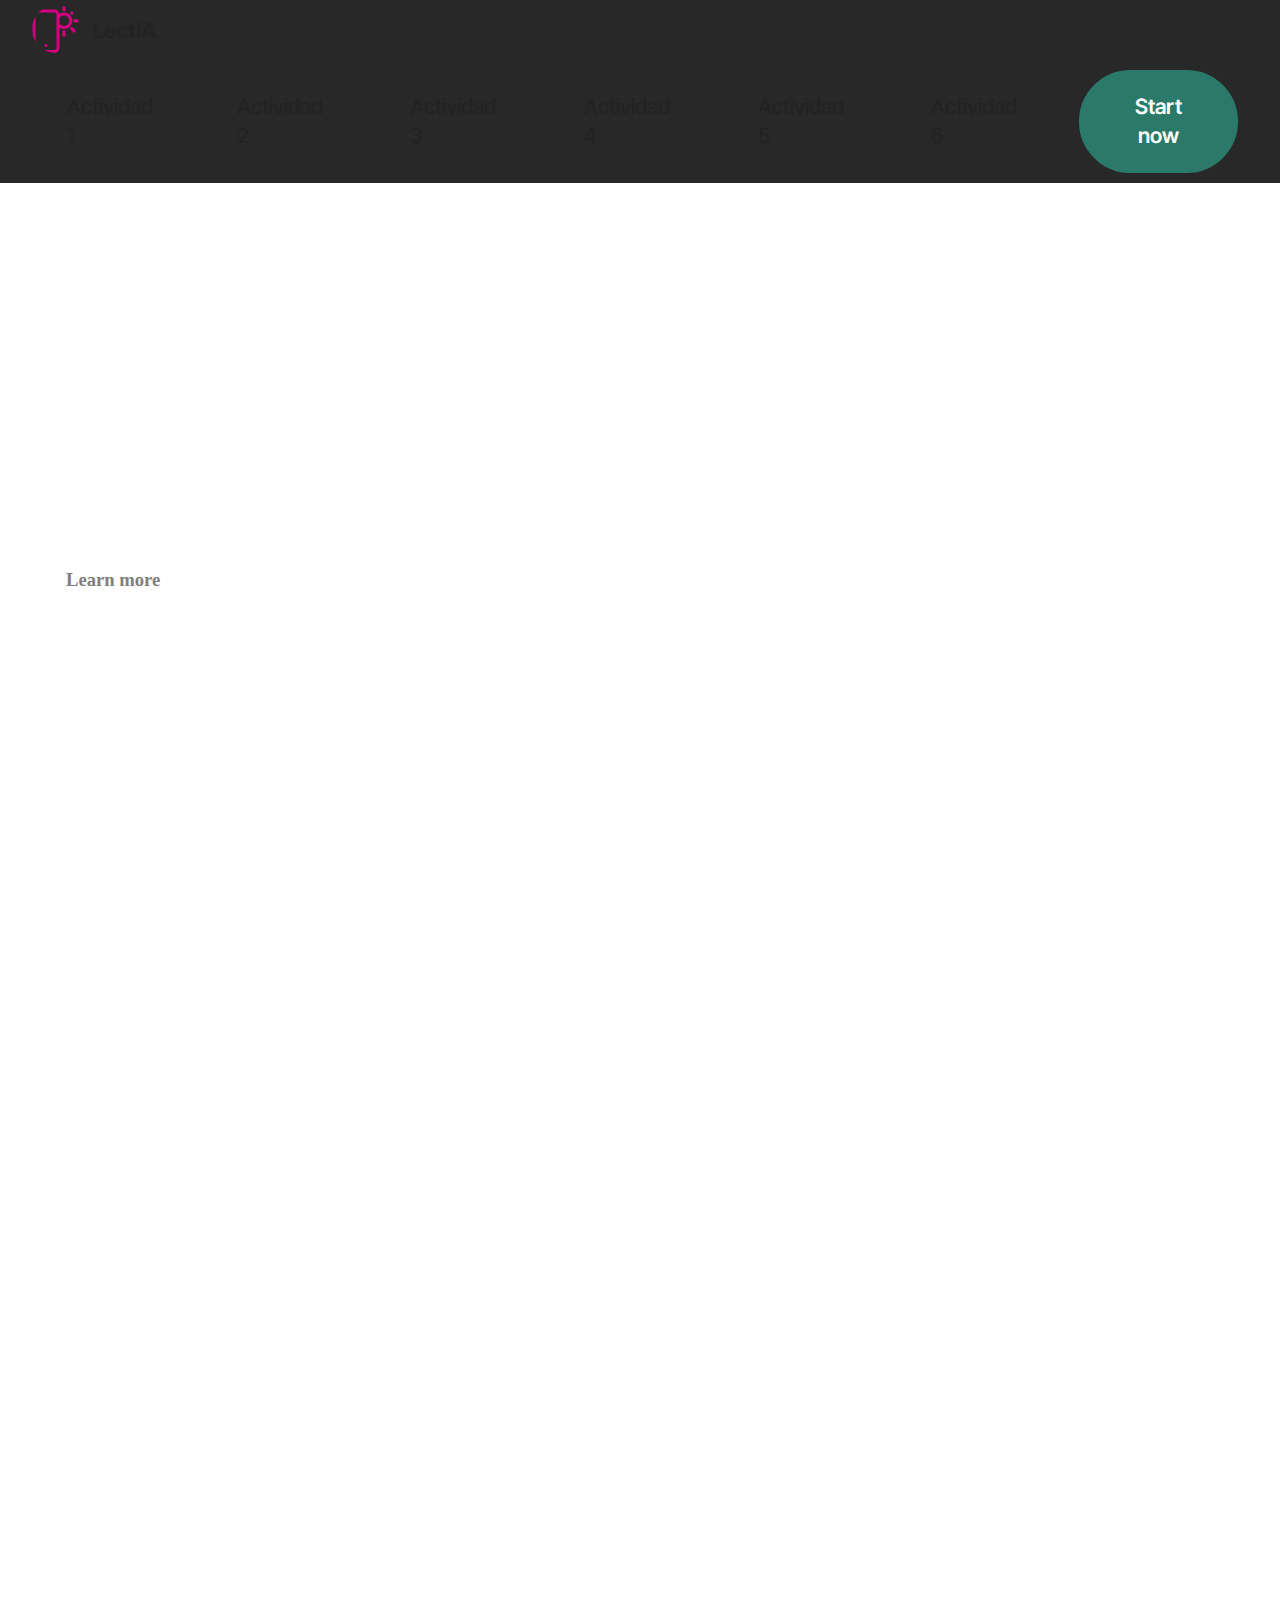
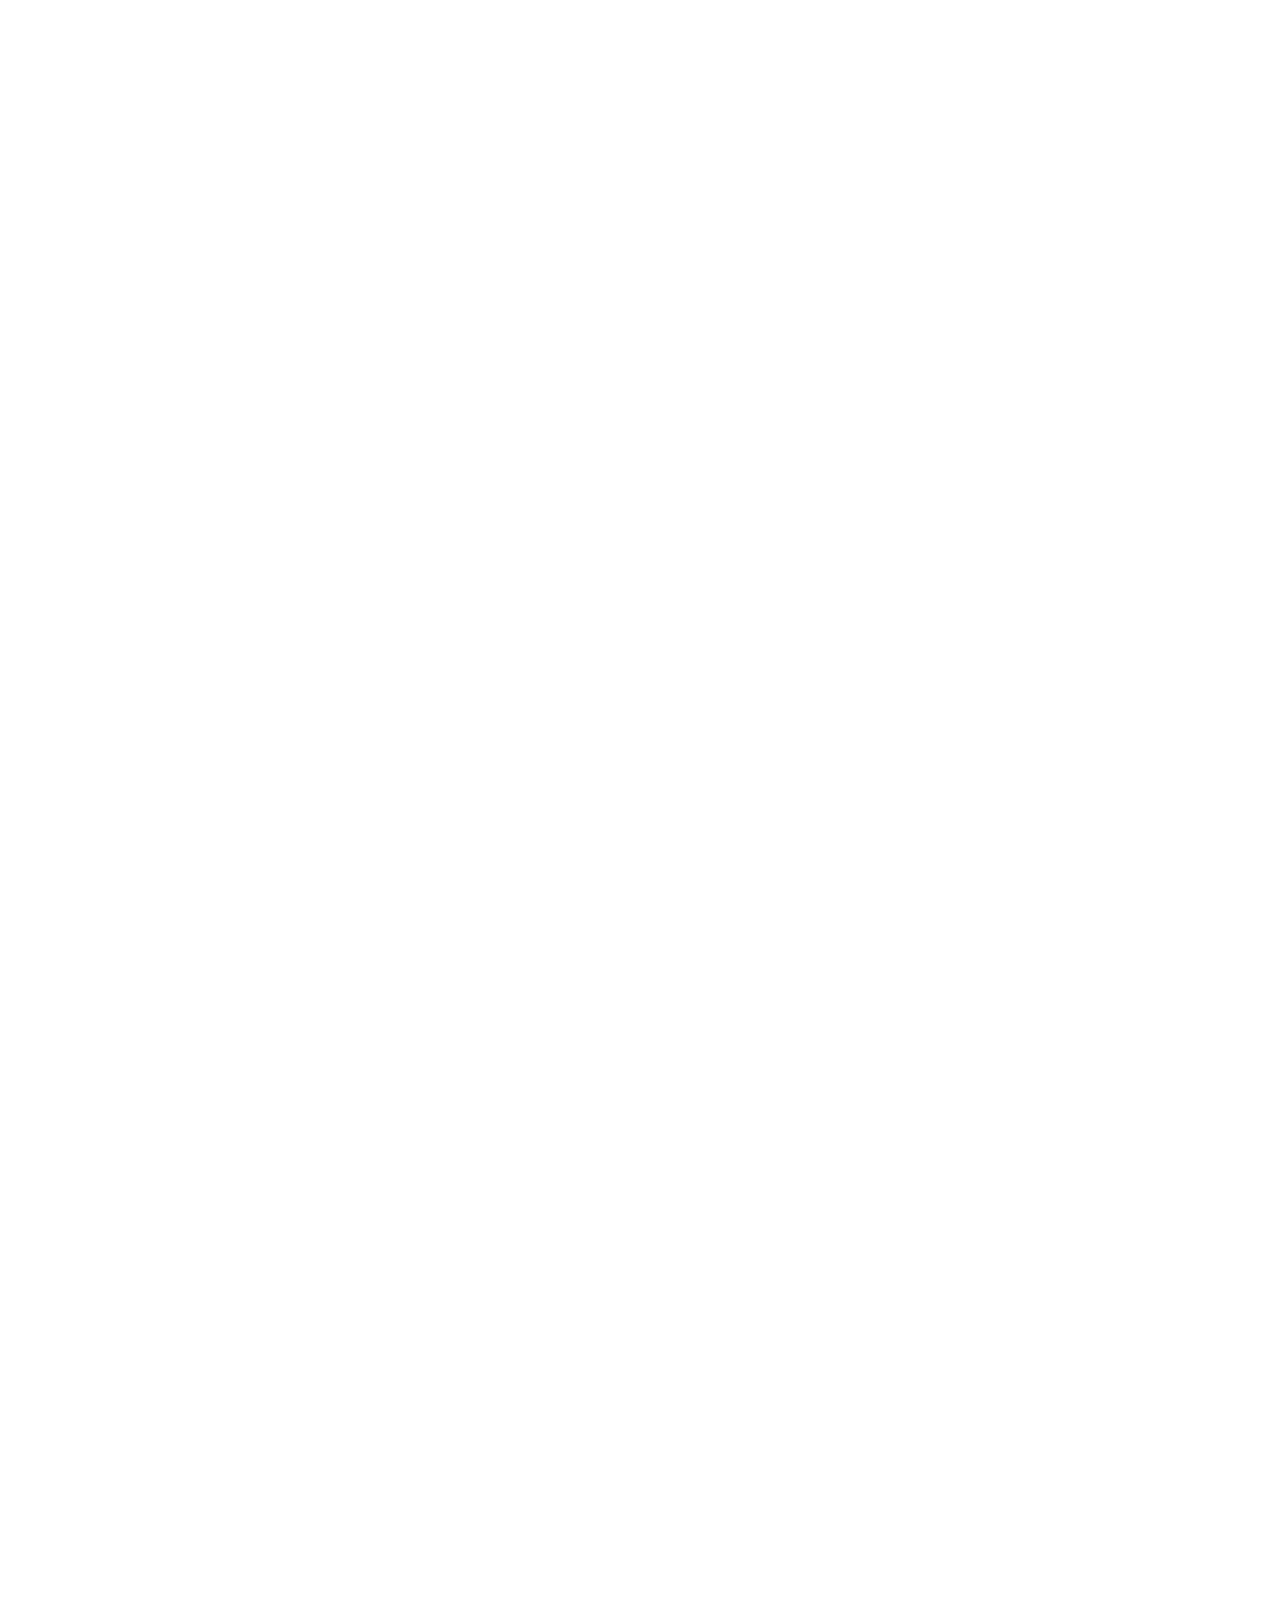
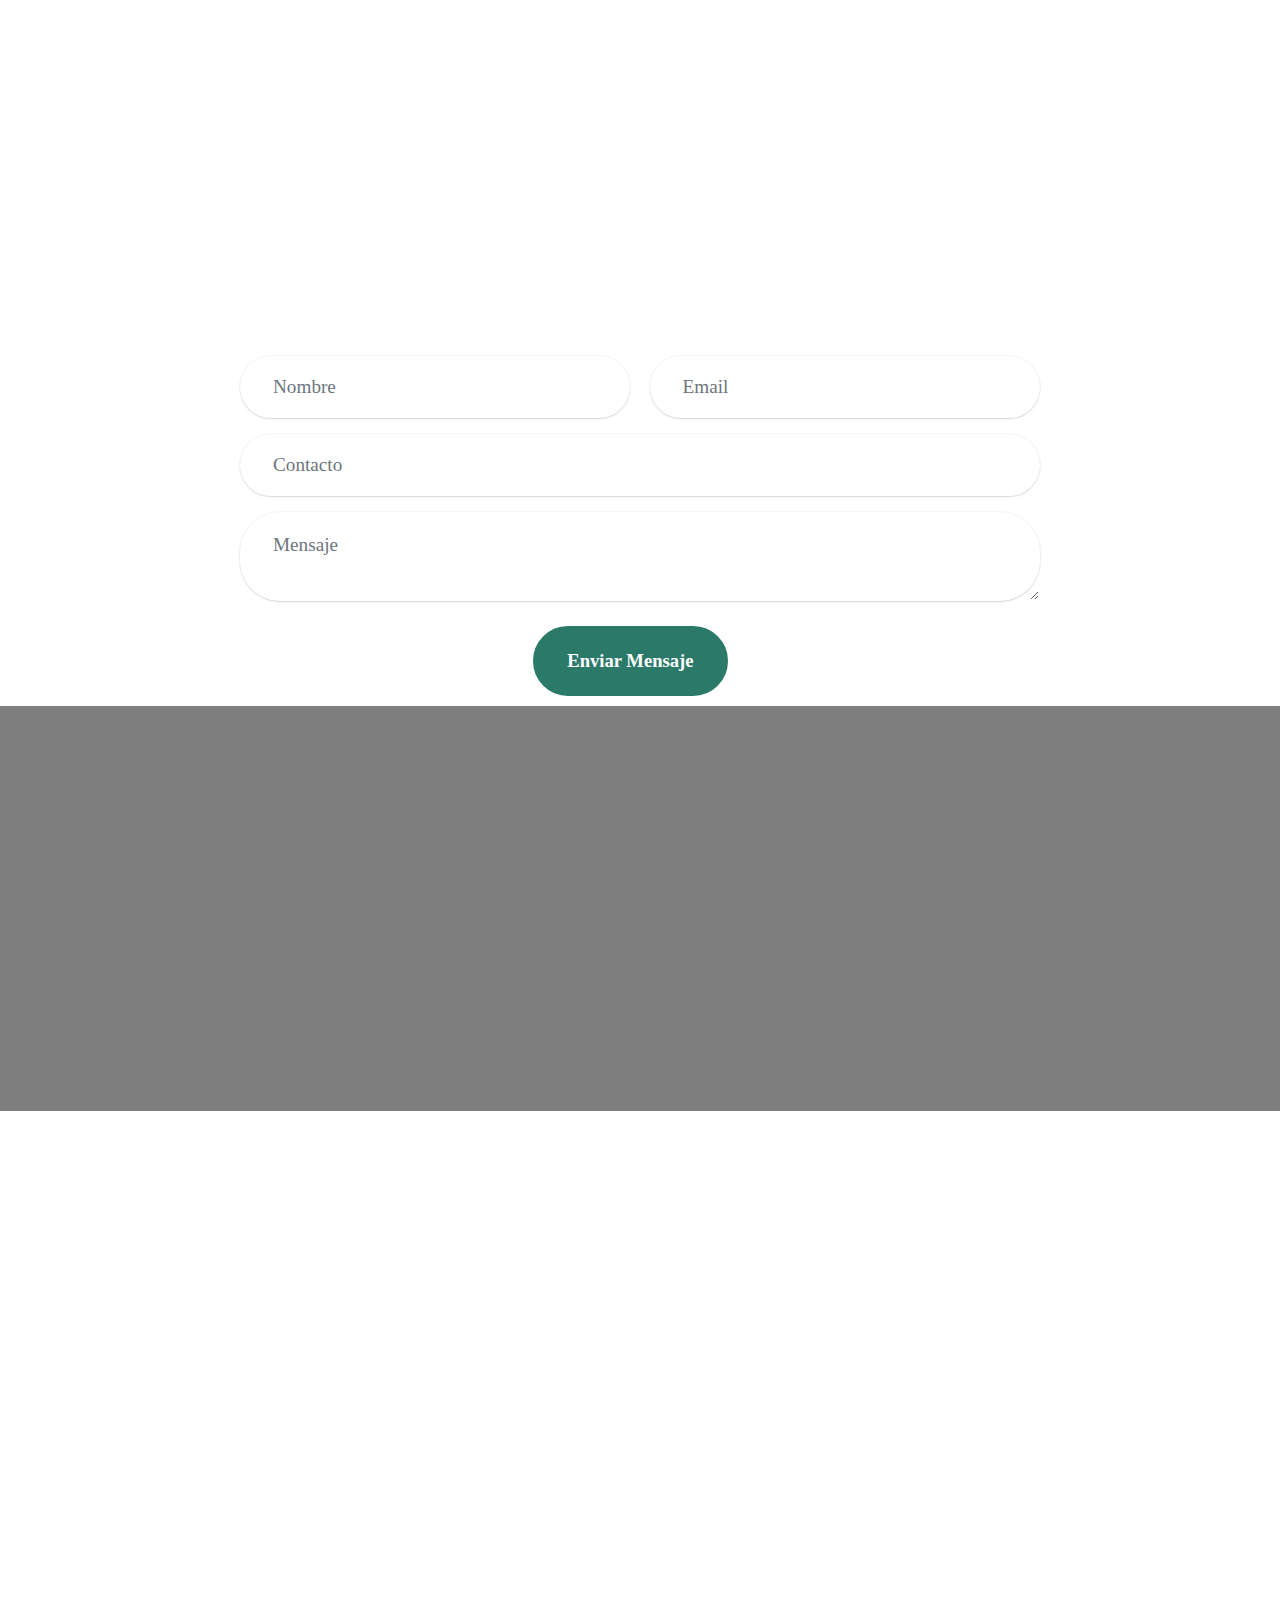
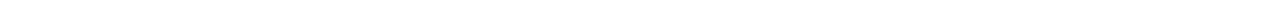
<file: page2.html>
<!DOCTYPE html>
<html  >
<head>
  <!-- Site made with Mobirise Website Builder v6.0.6, https://mobirise.com -->
  <meta charset="UTF-8">
  <meta http-equiv="X-UA-Compatible" content="IE=edge">
  <meta name="generator" content="Mobirise v6.0.6, mobirise.com">
  <meta name="viewport" content="width=device-width, initial-scale=1, minimum-scale=1">
  <link rel="shortcut icon" href="assets/images/logo.png" type="image/x-icon">
  <meta name="description" content="">
  
  
  <title>Actividad No. 6</title>
  <link rel="stylesheet" href="assets/web/assets/mobirise-icons2/mobirise2.css">
  <link rel="stylesheet" href="assets/bootstrap/css/bootstrap.min.css">
  <link rel="stylesheet" href="assets/bootstrap/css/bootstrap-grid.min.css">
  <link rel="stylesheet" href="assets/bootstrap/css/bootstrap-reboot.min.css">
  <link rel="stylesheet" href="assets/parallax/jarallax.css">
  <link rel="stylesheet" href="assets/animatecss/animate.css">
  <link rel="stylesheet" href="assets/dropdown/css/style.css">
  <link rel="stylesheet" href="assets/socicon/css/styles.css">
  <link rel="stylesheet" href="assets/theme/css/style.css">
  <link rel="preload" href="https://fonts.googleapis.com/css?family=Inter+Tight:100,200,300,400,500,600,700,800,900,100i,200i,300i,400i,500i,600i,700i,800i,900i&display=swap" as="style" onload="this.onload=null;this.rel='stylesheet'">
  <noscript><link rel="stylesheet" href="https://fonts.googleapis.com/css?family=Inter+Tight:100,200,300,400,500,600,700,800,900,100i,200i,300i,400i,500i,600i,700i,800i,900i&display=swap"></noscript>
  <link rel="preload" as="style" href="assets/mobirise/css/mbr-additional.css?v=f25sM2"><link rel="stylesheet" href="assets/mobirise/css/mbr-additional.css?v=f25sM2" type="text/css">

  
  
  
</head>
<body>
  
  <section data-bs-version="5.1" class="menu menu2 cid-uSPWbOnvVj" once="menu" id="menu02-1v">
	

	<nav class="navbar navbar-dropdown navbar-fixed-top navbar-expand-lg">
		<div class="container">
			<div class="navbar-brand">
				<span class="navbar-logo">
					<a href="https://mobirise.com">
						<img src="assets/images/logo.png" alt="Mobirise Website Builder" style="height: 3rem;">
					</a>
				</span>
				<span class="navbar-caption-wrap"><a class="navbar-caption text-black text-primary display-4" href="index.html#header05-1">LectIA</a></span>
			</div>
			<button class="navbar-toggler" type="button" data-toggle="collapse" data-bs-toggle="collapse" data-target="#navbarSupportedContent" data-bs-target="#navbarSupportedContent" aria-controls="navbarNavAltMarkup" aria-expanded="false" aria-label="Toggle navigation">
				<div class="hamburger">
					<span></span>
					<span></span>
					<span></span>
					<span></span>
				</div>
			</button>
			<div class="collapse navbar-collapse" id="navbarSupportedContent">
				<ul class="navbar-nav nav-dropdown" data-app-modern-menu="true"><li class="nav-item">
						<a class="nav-link link text-black text-primary display-4" href="page1.html" aria-expanded="false">Actividad 1</a>
					</li><li class="nav-item"><a class="nav-link link text-black text-primary display-4" href="page3.html">Actividad 2</a></li><li class="nav-item"><a class="nav-link link text-black text-primary display-4" href="page4.html">Actividad 3</a></li><li class="nav-item"><a class="nav-link link text-black text-primary display-4" href="page5.html">Actividad 4</a></li>
					<li class="nav-item">
						<a class="nav-link link text-black text-primary display-4" href="page6.html">Actividad 5</a>
					</li><li class="nav-item">
						<a class="nav-link link text-black text-primary display-4" href="page2.html" aria-expanded="false">Actividad 6</a>
					</li></ul>
				
				<div class="navbar-buttons mbr-section-btn"><a class="btn btn-primary display-4" href="index.html#form02-6"> Start now</a></div>
			</div>
		</div>
	</nav>
</section>

<section data-bs-version="5.1" class="header09 startm5 cid-uSPWbOV2GG mbr-fullscreen" id="header09-1w">	
    
	
	
	<div class="container-fluid">
		<div class="row">
			<div class="content-wrap col-12 col-md-8">
				<h1 class="mbr-section-title mbr-fonts-style mbr-white mb-4 display-1">
					<strong><br></strong><strong>LectIA</strong></h1>
				
				<p class="mbr-fonts-style mbr-text mbr-white mb-4 display-7">
					Esta estrategia didáctica está diseñada para fortalecer la comprensión lectora en estudiantes de grado 4° y 5° de primaria, integrando herramientas basadas en inteligencia artificial. A través del uso de recursos interactivos y dinámicos, se busca motivar a los estudiantes, desarrollar habilidades críticas de lectura y promover un aprendizaje más personalizado y significativo.</p>
				<div class="mbr-section-btn"><a class="btn btn-danger display-7" href="index.html">
						Learn more
					</a></div>
			</div>
		</div>
	</div>
</section>

<section data-bs-version="5.1" class="features4 cid-uSPWbPo57d" id="features04-1x">
	
	
	<div class="container">
		<div class="row justify-content-center">
			<div class="col-12 content-head">
				<div class="mbr-section-head mb-5">
					<h4 class="mbr-section-title mbr-fonts-style align-center mb-0 display-2"><strong><em>ACTIVIDADES</em></strong></h4>
					<h5 class="mbr-section-subtitle mbr-fonts-style align-center mb-0 mt-4 display-7">Introducción<div>La siguiente propuesta presenta seis actividades diseñadas para fortalecer la comprensión lectora en estudiantes de grado 4° y 5°, utilizando herramientas basadas en inteligencia artificial. Cada actividad integra recursos digitales interactivos que permiten a los estudiantes desarrollar habilidades lectoras de manera creativa, dinámica y personalizada. Las herramientas utilizadas son: MyStoryBook, BookCreator, LearningApps, SpeechTexter, ReadAlong y ExeLearning, cada una seleccionada por su potencial para apoyar el desarrollo del pensamiento crítico, la interpretación textual y la producción escrita.</div></h5>
					
				</div>
			</div>
		</div>
		<div class="row">
			<div class="item features-image col-12 col-md-6 col-lg-4">
				<div class="item-wrapper">
					<div class="item-img">
						<img src="assets/images/actividadno1-350x345.png" alt="Actividad Numero 1">
					</div>
					<div class="item-content">
						<h5 class="item-title mbr-fonts-style display-5">
							<strong>Actividad No. 1</strong></h5>
						
						<p class="mbr-text mbr-fonts-style display-7">
							En esta actividad, los estudiantes desarrollarán su comprensión lectora a través de la creación de cuentos digitales. Usando la herramienta MyStoryBook
						</p>
						<div class="mbr-section-btn item-footer"><a href="page1.html" class="btn item-btn btn-primary display-7">Learn more</a></div>
					</div>

				</div>
			</div>
			<div class="item features-image col-12 col-md-6 col-lg-4">
				<div class="item-wrapper">
					<div class="item-img">
						<img src="assets/images/actividadno2-318x311.png" alt="Mobirise Website Builder">
					</div>
					<div class="item-content">
						<h5 class="item-title mbr-fonts-style display-5"><strong>Actividad No. 2</strong></h5>
						
						<p class="mbr-text mbr-fonts-style display-7">En esta actividad, los estudiantes desarrollarán su comprensión lectora a través de la creación de cuentos digitales. Usando la herramienta BookCreator</p>
						<div class="mbr-section-btn item-footer"><a href="" class="btn item-btn btn-primary display-7">Learn more</a></div>
					</div>
				</div>
			</div>
			<div class="item features-image col-12 col-md-6 col-lg-4">
				<div class="item-wrapper">
					<div class="item-img">
						<img src="assets/images/actividadno3-343x325.png" alt="Mobirise Website Builder">
					</div>
					<div class="item-content">
						<h5 class="item-title mbr-fonts-style display-5"><strong>Actividad No. 3</strong></h5>
						
						<p class="mbr-text mbr-fonts-style display-7">
							En esta actividad, los estudiantes desarrollarán su comprensión lectora a través de la creación de cuentos digitales. Usando la herramienta LearningApps<br>
						</p>
						<div class="mbr-section-btn item-footer"><a href="" class="btn item-btn btn-primary display-7">Learn more</a></div>
					</div>
				</div>
			</div>
		</div>
	</div>
</section>

<section data-bs-version="5.1" class="features4 cid-uSPWbPTAcE" id="features04-1y">
	
	
	<div class="container">
		<div class="row justify-content-center">
			<div class="col-12 content-head">
				<div class="mbr-section-head mb-5">
					<h4 class="mbr-section-title mbr-fonts-style align-center mb-0 display-7">&nbsp; &nbsp;&nbsp;</h4>
					<h5 class="mbr-section-subtitle mbr-fonts-style align-center mb-0 mt-4 display-7"><div></div></h5>
					
				</div>
			</div>
		</div>
		<div class="row">
			<div class="item features-image col-12 col-md-6 col-lg-4">
				<div class="item-wrapper">
					<div class="item-img">
						<img src="assets/images/gallery03.jpg" alt="Mobirise Website Builder">
					</div>
					<div class="item-content">
						<h5 class="item-title mbr-fonts-style display-5"><strong>Actividad No. 4</strong></h5>
						
						<p class="mbr-text mbr-fonts-style display-7">
							En esta actividad, los estudiantes desarrollarán su comprensión lectora a través de la creación de cuentos digitales. Usando la herramienta SpeechTexter</p>
						<div class="mbr-section-btn item-footer"><a href="" class="btn item-btn btn-primary display-7">Learn more</a></div>
					</div>

				</div>
			</div>
			<div class="item features-image col-12 col-md-6 col-lg-4">
				<div class="item-wrapper">
					<div class="item-img">
						<img src="assets/images/gallery05.jpg" alt="Mobirise Website Builder">
					</div>
					<div class="item-content">
						<h5 class="item-title mbr-fonts-style display-5"><strong>Actividad No. 5</strong></h5>
						
						<p class="mbr-text mbr-fonts-style display-7">
							En esta actividad, los estudiantes desarrollarán su comprensión lectora a través de la creación de cuentos digitales. Usando la herramienta ReadAlong</p>
						<div class="mbr-section-btn item-footer"><a href="" class="btn item-btn btn-primary display-7">Learn more</a></div>
					</div>
				</div>
			</div>
			<div class="item features-image col-12 col-md-6 col-lg-4">
				<div class="item-wrapper">
					<div class="item-img">
						<img src="assets/images/gallery02.jpg" alt="Mobirise Website Builder">
					</div>
					<div class="item-content">
						<h5 class="item-title mbr-fonts-style display-5"><strong>Actividad No. 6</strong></h5>
						
						<p class="mbr-text mbr-fonts-style display-7">
							 En esta actividad, los estudiantes desarrollarán su comprensión lectora a través de la creación de cuentos digitales. Usando la herramienta storyweaverd<br>
						</p>
						<div class="mbr-section-btn item-footer"><a href="" class="btn item-btn btn-primary display-7">Learn more</a></div>
					</div>
				</div>
			</div>
		</div>
	</div>
</section>

<section data-bs-version="5.1" class="features15 cid-uSPWbQovvo" id="features015-1z">
	

	
	<div class="mbr-overlay" style="opacity: 0.5; background-color: rgb(255, 255, 255);"></div>
	<div class="container">
		<div class="mbr-section-head mb-5">
			<h4 class="mbr-section-title mbr-fonts-style align-center mb-0 display-2">
			  <strong>Nuestros Docentes</strong></h4>
			
		  </div>
		<div class="row justify-content-center">
			<div class="item features-without-image col-12 col-lg-4">
				<div class="item-wrapper">
					<div class="img-wrapper">
						<img src="assets/images/avatarjohana2-176x264.png" alt="Mobirise Website Builder">
					</div>
					<div class="card-box">
						<h4 class="card-title mbr-fonts-style mb-3 display-5">
							<strong>Johana Moreno</strong></h4>
						<h5 class="card-text mbr-fonts-style display-7">Leidy Johana Moreno Farfan, especialista en Tics para la enseñanza. Docente Con 13 años de experiencia.</h5>
					</div>
				</div>
			</div>
			<div class="item features-without-image col-12 col-lg-4">
				<div class="item-wrapper">
					<div class="img-wrapper">
						<img src="assets/images/shop2.jpg" alt="Mobirise Website Builder">
					</div>
					<div class="card-box">
						<h4 class="card-title mbr-fonts-style mb-3 display-5">
							<strong>Julian Castro</strong></h4>
						<h5 class="card-text mbr-fonts-style display-7">
							Create landing pages with ease. Create landing pages with ease. Create landing pages with ease.<br><br></h5>
					</div>
				</div>
			</div>
			<div class="item features-without-image col-12 col-lg-4">
				<div class="item-wrapper">
					<div class="img-wrapper">
						<img src="assets/images/avatar203-176x264.png" alt="Mobirise Website Builder">
					</div>
					<div class="card-box">
						<h4 class="card-title mbr-fonts-style mb-3 display-5">
							<strong>David Benavides</strong></h4>
						<h5 class="card-text mbr-fonts-style display-7">Ingeniero de Sistemas, docente, especialista en aplicación TIC para la enseñanza, me enfoco en aplicar herramientas tecnológicas que mejoren los procesos de enseñanza, fomentando el aprendizaje práctico y el uso eficiente de la información.</h5>
					</div>
				</div>
			</div>
		</div>
	</div>
</section>

<section data-bs-version="5.1" class="form5 cid-uSPWbQNnOf" id="form02-20">
    
    
    <div class="container">
        <div class="mbr-section-head mb-5">
            <h3 class="mbr-section-title mbr-fonts-style align-center mb-0 display-2">
                <strong>Contactanos</strong></h3>
            <h4 class="mbr-section-subtitle mbr-fonts-style align-center mb-0 mt-4 display-7"><div>Para más información sobre esta estrategia didáctica o su implementación, puede </div><div>comunicarse con nosotros en el siguiente apartado. ¡Estaremos encantados de atenderle!</div></h4>
        </div>
        <div class="row justify-content-center mt-4">
            <div class="col-lg-8 mx-auto mbr-form" data-form-type="formoid">
                <form action="https://mobirise.eu/" method="POST" class="mbr-form form-with-styler" data-form-title="Form Name"><input type="hidden" name="email" data-form-email="true" value="LGiuLE1ouRmg5upRMJsCwiGg87ooQi1ZDN0PwU/AdGDMkA3pDEYcgAuCd4zcHrGtwk3R9JWOaIGNE7aQK1Fd3/2nEYLU3fwWpdb05XGYsZMH5B5GT2NpqqhzITD+jI7X">
                    <div class="row">
                        <div hidden="hidden" data-form-alert="" class="alert alert-success col-12">Mensaje enviado al correo davidbenavidesing95@gmail.com</div>
                        <div hidden="hidden" data-form-alert-danger="" class="alert alert-danger col-12">
                            Oops...! some problem!
                        </div>
                    </div>
                    <div class="dragArea row">
                        <div class="col-md col-sm-12 form-group mb-3" data-for="name">
                            <input type="text" name="name" placeholder="Nombre" data-form-field="name" class="form-control" value="" id="name-form02-20">
                        </div>
                        <div class="col-md col-sm-12 form-group mb-3" data-for="email">
                            <input type="email" name="email" placeholder="Email" data-form-field="email" class="form-control" value="" id="email-form02-20">
                        </div>
                        <div class="col-12 form-group mb-3" data-for="phone">
                            <input type="tel" name="phone" placeholder="Contacto" data-form-field="phone" class="form-control" value="" id="phone-form02-20">
                        </div>
                        <div class="col-12 form-group mb-3" data-for="textarea">
                            <textarea name="textarea" placeholder="Mensaje" data-form-field="textarea" class="form-control" id="textarea-form02-20"></textarea>
                        </div>
                        <div class="col-lg-12 col-md-12 col-sm-12 align-center mbr-section-btn"><button type="submit" class="btn btn-primary display-7">Enviar Mensaje</button></div>
                    </div>
                </form>
            </div>
        </div>
    </div>
</section>

<section data-bs-version="5.1" class="contacts2 map1 cid-uSPWbRa5MY mbr-parallax-background" id="contacts02-21">

    

    <div class="mbr-overlay" style="opacity: 0.5; background-color: rgb(0, 0, 0);"></div>
    <div class="container-fluid">
        <div class="mbr-section-head mb-5">
            <h3 class="mbr-section-title mbr-fonts-style align-center mb-0 display-2">
                <strong>Contactos</strong>
            </h3>
            
        </div>
        <div class="row justify-content-center mt-4">
            <div class="card col-12 col-md-5">
                <div class="card-wrapper">
                    <div class="text-wrapper">
                        <h5 class="cardTitle mbr-fonts-style mb-2 display-5">
                        <strong>Get in touch</strong></h5>
                    <ul class="list mbr-fonts-style display-7">
                        <li class="mbr-text item-wrap"><span style="font-size: calc(1.14rem + 0.26 * ((100vw - 62rem) / 25));">WhatsApp: </span><a href="https://wa.me/12345678910" class="text-primary" style="font-size: calc(1.14rem + 0.26 * ((100vw - 62rem) / 25));">+</a>57 320 724 52 39<br></li>
                        <li class="mbr-text item-wrap">Email: <a href="mailto:info@site.com" class="text-primary">d</a>avidbenavidesing95@gmail.com</li><li class="mbr-text item-wrap"><br></li>
                        <li class="mbr-text item-wrap">Address: </li><li class="mbr-text item-wrap">Carrera 10 # 22 b Pasto (N) Colombia</li><li class="mbr-text item-wrap"><span style="font-size: 1.4rem;">Working hours:</span><br></li><li class="mbr-text item-wrap">8:00AM - 6:00PM</li>
                    </ul>
                    </div>
                </div>
            </div>
            <div class="map-wrapper col-12 col-md-7">
                <div class="google-map"><iframe frameborder="0" style="border:0" src="https://www.google.com/maps/embed?pb=!1m16!1m12!1m3!1d7977.85880499521!2d-77.28475471222156!3d1.2094834951158746!2m3!1f0!2f0!3f0!3m2!1i1024!2i768!4f13.1!2m1!1zMTA1OCBDcmEuIDIyYizCoFBhc3RvLCBOYXJpw7Fv!5e0!3m2!1ses!2sco!4v1754228314758!5m2!1ses!2sco" allowfullscreen=""></iframe></div>
            </div>
        </div>
    </div>
</section>

<section data-bs-version="5.1" class="footer1 programm5 cid-uSPWbREBUl" once="footers" id="footer03-22">

        

    

    <div class="container">
        <div class="row">

            <div class="row-links mb-4">
                <ul class="header-menu">
                  
                  
                  
                  
                <li class="header-menu-item mbr-fonts-style display-5"><a href="index.html#header01-7" class="text-danger">About</a></li><li class="header-menu-item mbr-fonts-style display-5"><a href="index.html#features04-w" class="text-danger text-primary">Services</a></li><li class="header-menu-item mbr-fonts-style display-5"><a href="index.html#contacts02-9" class="text-danger">Contacts</a></li><li class="header-menu-item mbr-fonts-style display-5"><a href="index.html#gallery02-v" class="text-danger text-primary">Works</a></li></ul>
              </div>

            <div class="col-12">
                <div class="social-row">
                    <div class="soc-item">
                        <a href="https://mobiri.se/" target="_blank">
                            <span class="mbr-iconfont socicon socicon-facebook display-7"></span>
                        </a>
                    </div>
                    <div class="soc-item">
                        <a href="https://mobiri.se/" target="_blank">
                            <span class="mbr-iconfont socicon-twitter socicon"></span>
                        </a>
                    </div>
                    <div class="soc-item">
                        <a href="https://mobiri.se/" target="_blank">
                            <span class="mbr-iconfont socicon-instagram socicon"></span>
                        </a>
                    </div>
                    <div class="soc-item">
                        <a href="https://mobiri.se/" target="_blank">
                            <span class="mbr-iconfont socicon-tiktok socicon"></span>
                        </a>
                    </div>
                    <div class="soc-item">
                        <a href="https://mobiri.se/" target="_blank">
                            <span class="mbr-iconfont socicon-youtube socicon"></span>
                        </a>
                    </div>
                </div>
            </div>
            <div class="col-12 mt-5">
                <p class="mbr-fonts-style copyright display-7">
                    © Copyright 2030 Mobirise - All Rights Reserved
                </p>
            </div>
        </div>
    </div>
</section><section class="display-7" style="padding: 0;align-items: center;justify-content: center;flex-wrap: wrap;    align-content: center;display: flex;position: relative;height: 4rem;"><a href="https://mobiri.se/" style="flex: 1 1;height: 4rem;position: absolute;width: 100%;z-index: 1;"><img alt="" style="height: 4rem;" src="[data-uri]"></a><p style="margin: 0;text-align: center;" class="display-7">&#8204;</p><a style="z-index:1" href="https://mobirise.com/builder/ai-website-maker.html">AI Website Maker</a></section><script src="assets/bootstrap/js/bootstrap.bundle.min.js"></script>  <script src="assets/parallax/jarallax.js"></script>  <script src="assets/smoothscroll/smooth-scroll.js"></script>  <script src="assets/ytplayer/index.js"></script>  <script src="assets/dropdown/js/navbar-dropdown.js"></script>  <script src="assets/theme/js/script.js"></script>  <script src="assets/formoid/formoid.min.js"></script>  
  
  
  <input name="animation" type="hidden">
  </body>
</html>
</file>
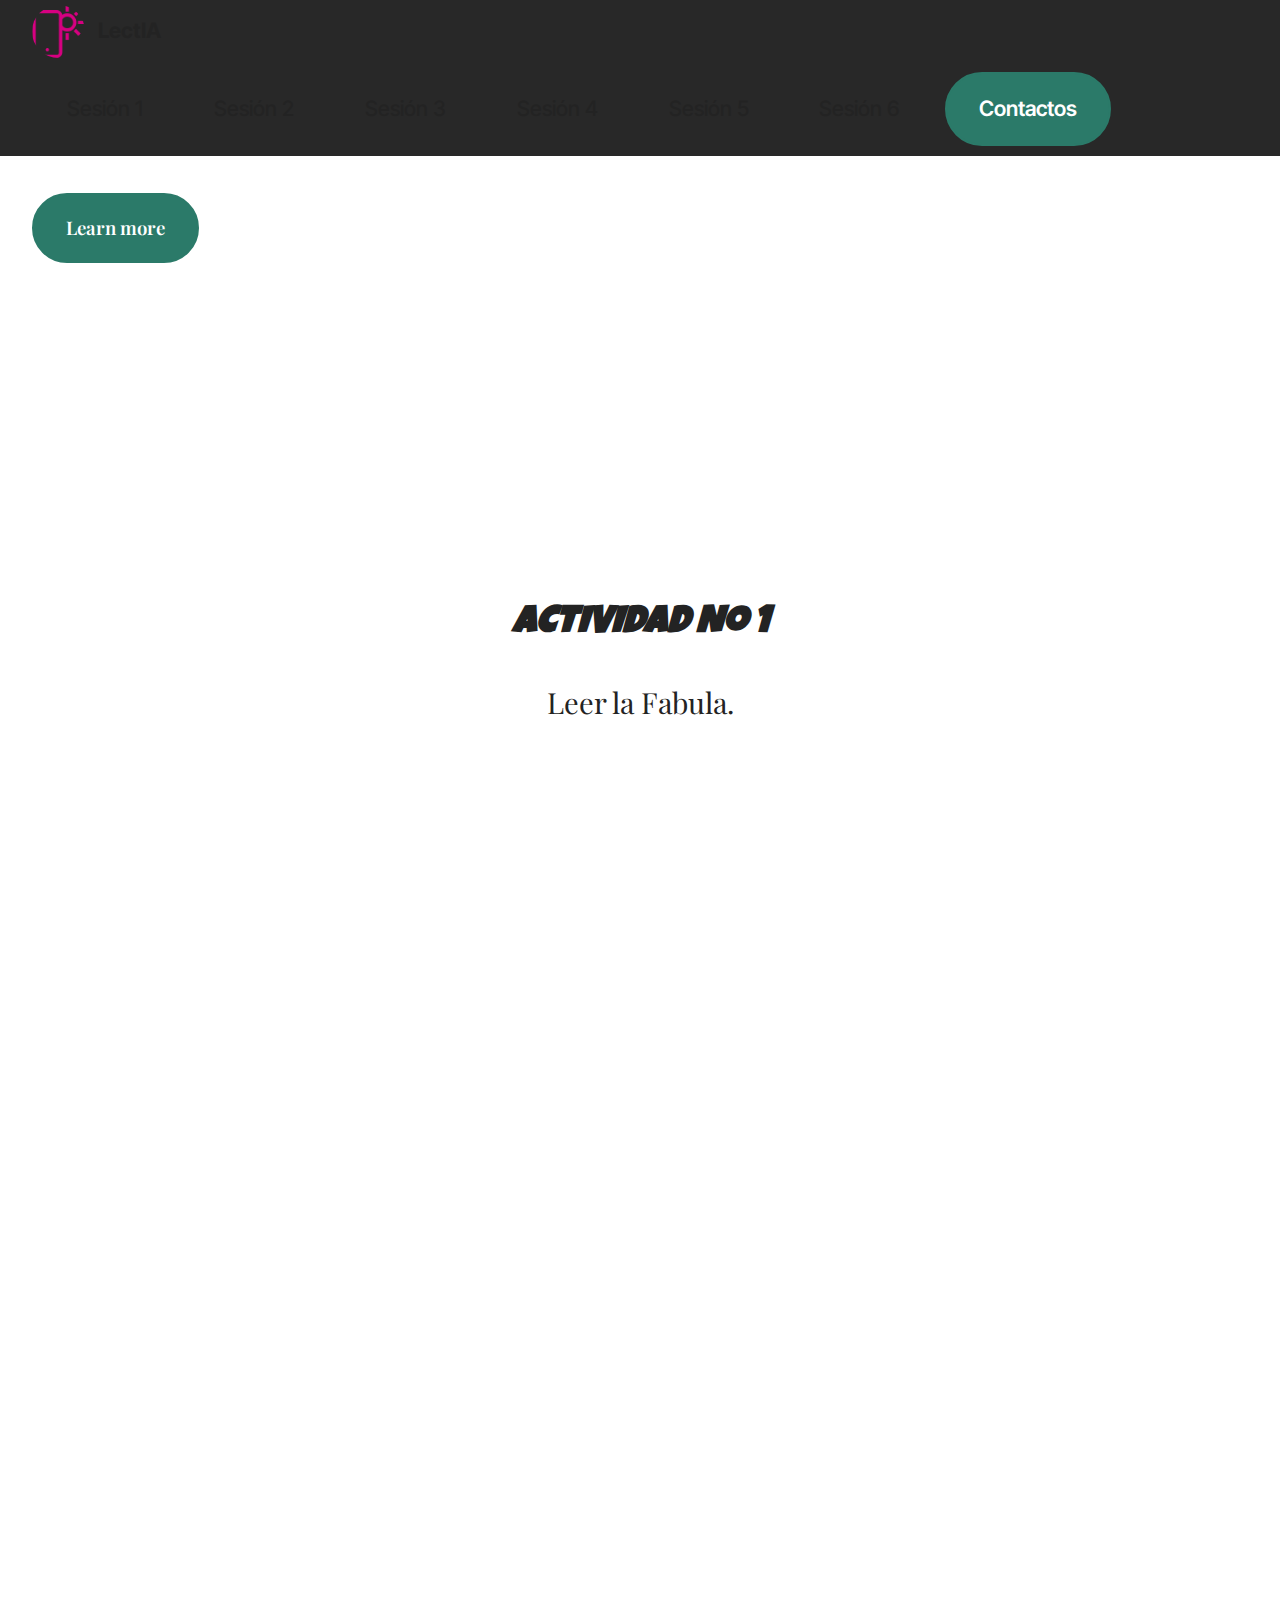
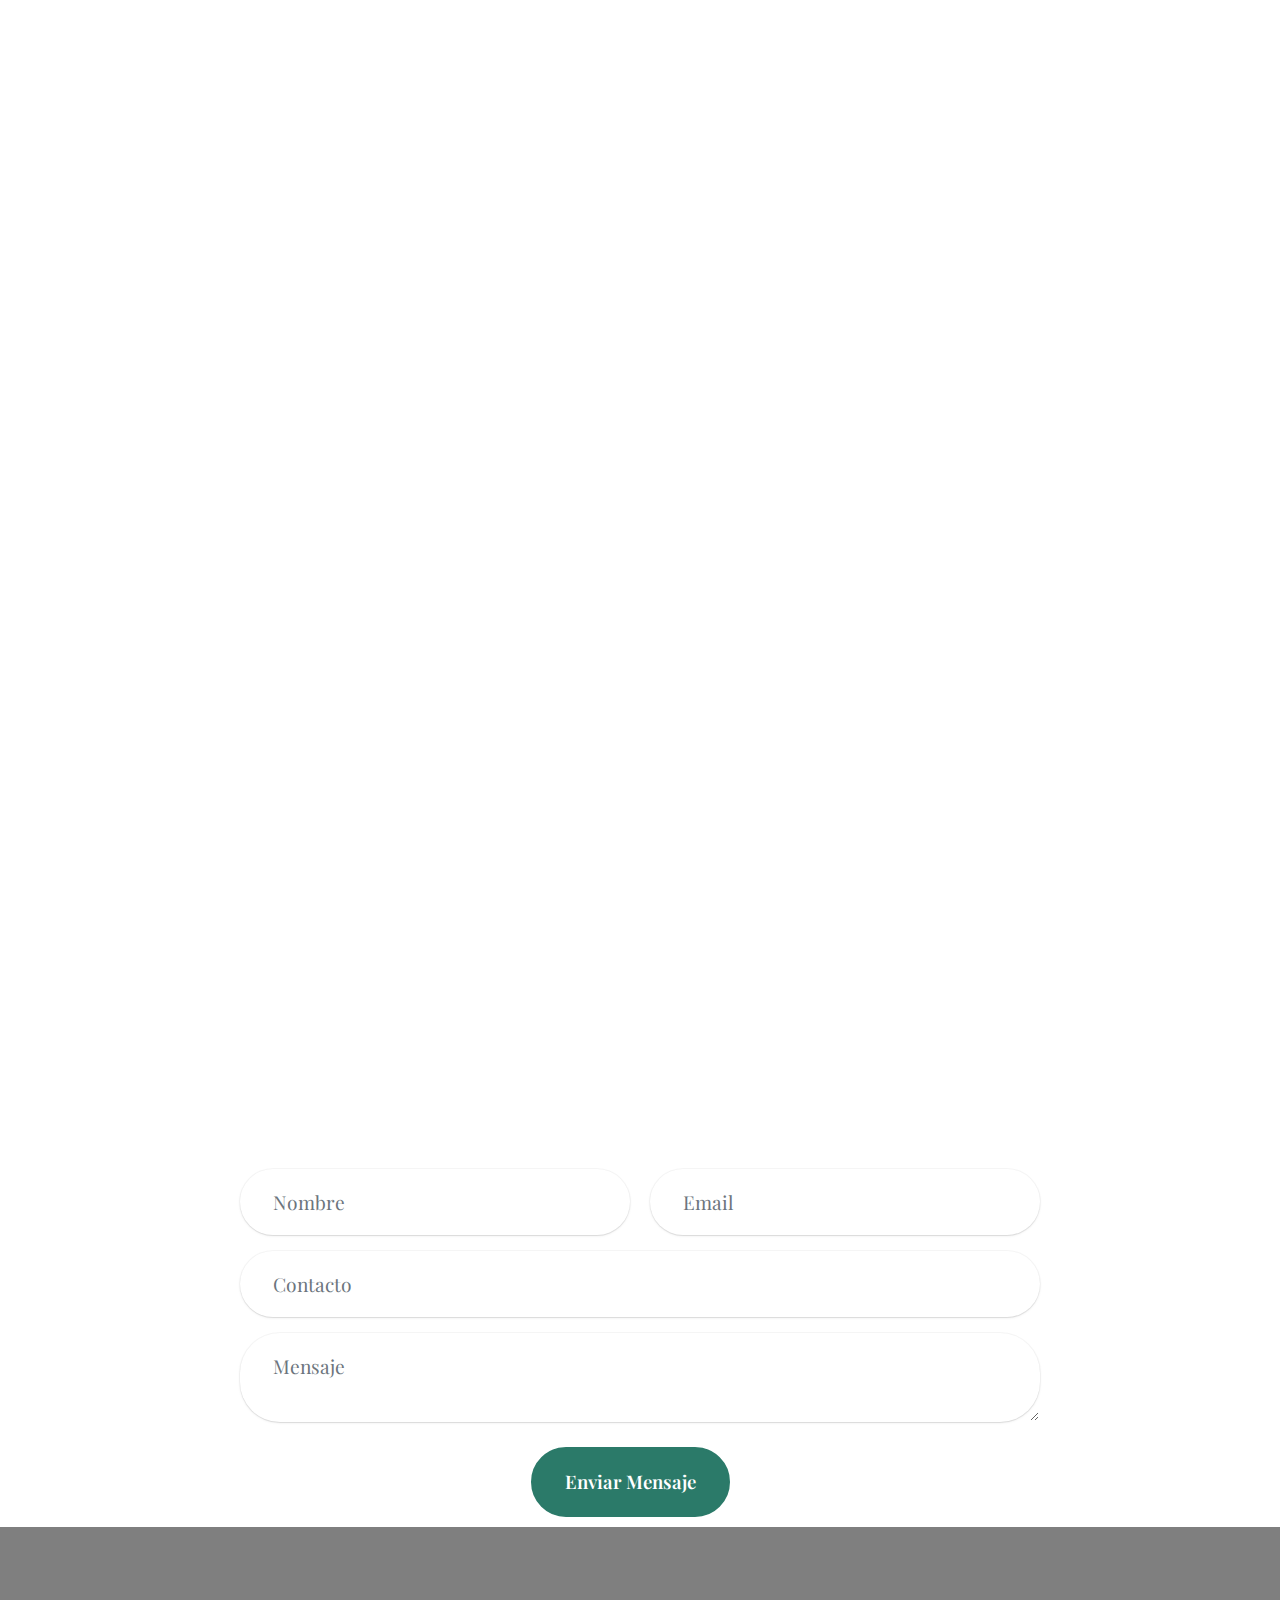
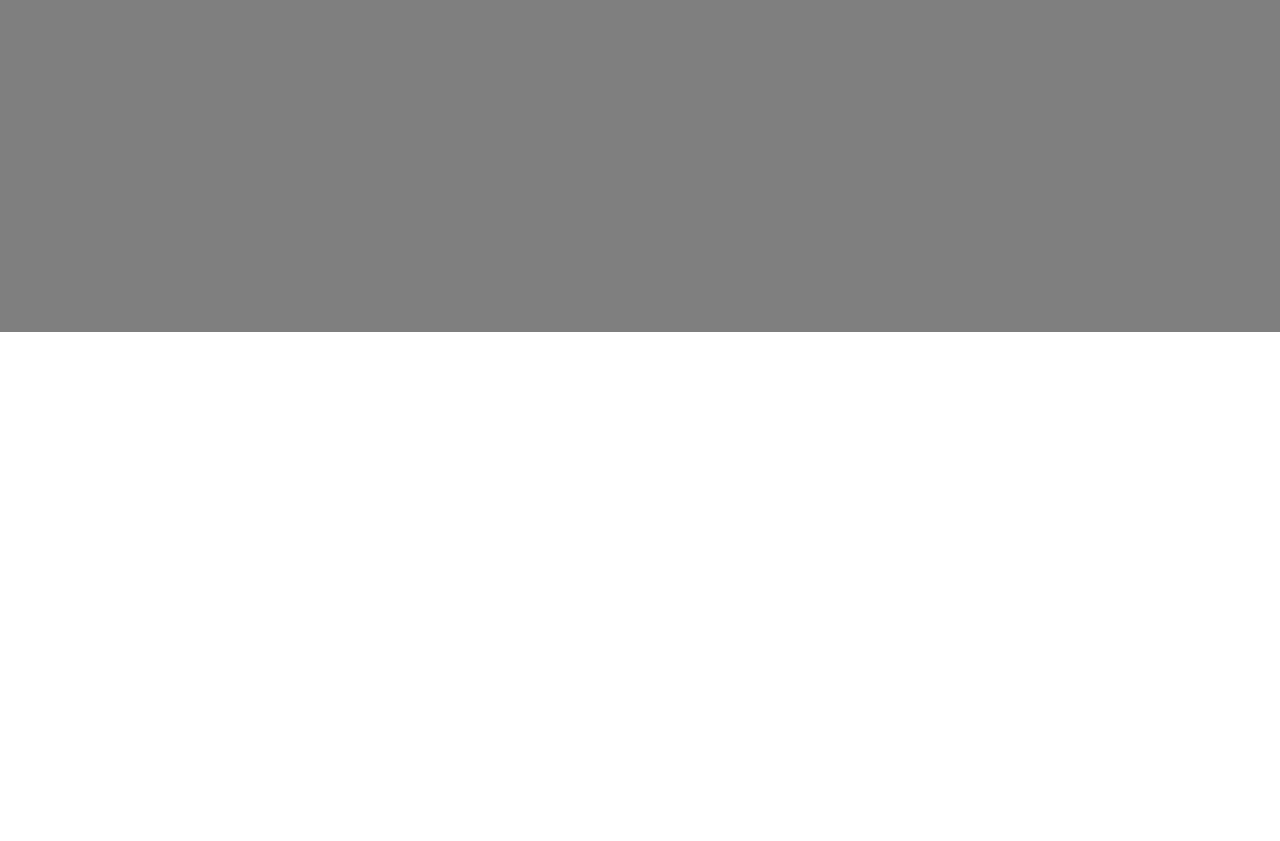
<file: page3.html>
<!DOCTYPE html>
<html  >
<head>
  <!-- Site made with Mobirise Website Builder v6.0.6, https://mobirise.com -->
  <meta charset="UTF-8">
  <meta http-equiv="X-UA-Compatible" content="IE=edge">
  <meta name="generator" content="Mobirise v6.0.6, mobirise.com">
  <meta name="viewport" content="width=device-width, initial-scale=1, minimum-scale=1">
  <link rel="shortcut icon" href="assets/images/logo.png" type="image/x-icon">
  <meta name="description" content="">
  
  
  <title>Sesión No. 3</title>
  <link rel="stylesheet" href="assets/web/assets/mobirise-icons2/mobirise2.css">
  <link rel="stylesheet" href="assets/bootstrap/css/bootstrap.min.css">
  <link rel="stylesheet" href="assets/bootstrap/css/bootstrap-grid.min.css">
  <link rel="stylesheet" href="assets/bootstrap/css/bootstrap-reboot.min.css">
  <link rel="stylesheet" href="assets/parallax/jarallax.css">
  <link rel="stylesheet" href="assets/animatecss/animate.css">
  <link rel="stylesheet" href="assets/dropdown/css/style.css">
  <link rel="stylesheet" href="assets/socicon/css/styles.css">
  <link rel="stylesheet" href="assets/theme/css/style.css">
  <link rel="preload" href="https://fonts.googleapis.com/css?family=Alfa+Slab+One:400&display=swap" as="style" onload="this.onload=null;this.rel='stylesheet'">
  <noscript><link rel="stylesheet" href="https://fonts.googleapis.com/css?family=Alfa+Slab+One:400&display=swap"></noscript>
  <link rel="preload" href="https://fonts.googleapis.com/css?family=Luckiest+Guy:400&display=swap" as="style" onload="this.onload=null;this.rel='stylesheet'">
  <noscript><link rel="stylesheet" href="https://fonts.googleapis.com/css?family=Luckiest+Guy:400&display=swap"></noscript>
  <link rel="preload" href="https://fonts.googleapis.com/css?family=Inter+Tight:100,200,300,400,500,600,700,800,900,100i,200i,300i,400i,500i,600i,700i,800i,900i&display=swap" as="style" onload="this.onload=null;this.rel='stylesheet'">
  <noscript><link rel="stylesheet" href="https://fonts.googleapis.com/css?family=Inter+Tight:100,200,300,400,500,600,700,800,900,100i,200i,300i,400i,500i,600i,700i,800i,900i&display=swap"></noscript>
  <link rel="preload" href="https://fonts.googleapis.com/css?family=Playfair+Display:400,500,600,700,800,900,400i,500i,600i,700i,800i,900i&display=swap" as="style" onload="this.onload=null;this.rel='stylesheet'">
  <noscript><link rel="stylesheet" href="https://fonts.googleapis.com/css?family=Playfair+Display:400,500,600,700,800,900,400i,500i,600i,700i,800i,900i&display=swap"></noscript>
  <link rel="preload" as="style" href="assets/mobirise/css/mbr-additional.css?v=bzgc5E"><link rel="stylesheet" href="assets/mobirise/css/mbr-additional.css?v=bzgc5E" type="text/css">

  
  
  
</head>
<body>
  
  <section data-bs-version="5.1" class="menu menu2 cid-uSQLuwZcf9" once="menu" id="menu02-3c">
	

	<nav class="navbar navbar-dropdown navbar-fixed-top navbar-expand-lg">
		<div class="container">
			<div class="navbar-brand">
				<span class="navbar-logo">
					<a href="index.html#contacts02-9">
						<img src="assets/images/logo.png" alt="Mobirise Website Builder" style="height: 3.3rem;">
					</a>
				</span>
				<span class="navbar-caption-wrap"><a class="navbar-caption text-black text-primary display-4" href="index.html">LectIA</a></span>
			</div>
			<button class="navbar-toggler" type="button" data-toggle="collapse" data-bs-toggle="collapse" data-target="#navbarSupportedContent" data-bs-target="#navbarSupportedContent" aria-controls="navbarNavAltMarkup" aria-expanded="false" aria-label="Toggle navigation">
				<div class="hamburger">
					<span></span>
					<span></span>
					<span></span>
					<span></span>
				</div>
			</button>
			<div class="collapse navbar-collapse" id="navbarSupportedContent">
				<ul class="navbar-nav nav-dropdown" data-app-modern-menu="true"><li class="nav-item">
						<a class="nav-link link text-black text-primary display-4" href="page1.html" aria-expanded="false">Sesión 1</a>
					</li><li class="nav-item"><a class="nav-link link text-black text-primary display-4" href="page7.html">Sesión 2</a></li><li class="nav-item"><a class="nav-link link text-black text-primary display-4" href="page3.html">Sesión 3</a></li><li class="nav-item"><a class="nav-link link text-black text-primary display-4" href="page4.html">Sesión 4</a></li>
					<li class="nav-item">
						<a class="nav-link link text-black text-primary display-4" href="page5.html">Sesión 5</a>
					</li><li class="nav-item">
						<a class="nav-link link text-black text-primary display-4" href="page6.html" aria-expanded="false">Sesión 6</a>
					</li></ul>
				
				<div class="navbar-buttons mbr-section-btn"><a class="btn btn-primary display-4" href="index.html#form02-6">Contactos</a></div>
			</div>
		</div>
	</nav>
</section>

<section data-bs-version="5.1" class="header4 cid-uSQLuxo78y" id="header04-3d">
	

	
	

	<div class="container-fluid">
		<div class="row justify-content-center">
			<div class="col-12 col-md">
				<div class="text-wrapper">
					<h2 class="mbr-section-title mb-4 mbr-fonts-style display-5">
						<strong>Sesión No. 3</strong></h2>
					<p class="mbr-text mb-4 mbr-fonts-style display-7">Reproduce el video de introducción.<br><br>El obj</p>
					<div class="mbr-section-btn mb-4"><a class="btn btn-primary display-7" href="https://mobiri.se">Learn more</a></div>
				</div>
			</div>
			<div class="mbr-figure col-12 col-md-8"><iframe class="mbr-embedded-video" src="https://youtube.com/embed/j5eTVgNX4B8?si=Kb6Y3xwIpxpM7ohP&amp;loop=1&amp;autoplay=1" width="800" height="600" frameborder="0" allowfullscreen></iframe></div>
		</div>
	</div>
</section>

<section data-bs-version="5.1" class="features4 cid-uSQLuxPuWZ" id="features04-3e">
	
	
	<div class="container">
		<div class="row justify-content-center">
			<div class="col-12 content-head">
				<div class="mbr-section-head mb-5">
					<h4 class="mbr-section-title mbr-fonts-style align-center mb-0 display-2"><strong><em>ACTIVIDAD No 1</em></strong></h4>
					<h5 class="mbr-section-subtitle mbr-fonts-style align-center mb-0 mt-4 display-5"><div>Leer la Fabula.</div><br><div><br></div></h5>
					
				</div>
			</div>
		</div>
		<div class="row">
			<div class="item features-image col-12 col-md-6 col-lg-12 active">
				<div class="item-wrapper">
					<div class="item-img">
						<img src="assets/images/descarga-318x159.jpg" alt="Actividad Numero 1" data-slide-to="1" data-bs-slide-to="1">
					</div>
					<div class="item-content">
						<h5 class="item-title mbr-fonts-style display-5">
							<strong>Actividad No. 1</strong></h5>
						<h6 class="item-subtitle mbr-fonts-style display-7">
							$5.00
						</h6>
						<p class="mbr-text mbr-fonts-style display-7">
							En esta actividad, los estudiantes desarrollarán su comprensión lectora a través de la creación de cuentos digitales. Usando la herramienta MyStoryBook
						</p>
						<div class="mbr-section-btn item-footer"><a href="" class="btn item-btn btn-primary display-7">Learn more</a></div>
					</div>

				</div>
			</div>
			
			
		</div>
	</div>
</section>

<section data-bs-version="5.1" class="features15 cid-uSQLuy9GVo" id="features015-3f">
	

	
	<div class="mbr-overlay" style="opacity: 0.5; background-color: rgb(255, 255, 255);"></div>
	<div class="container">
		<div class="mbr-section-head mb-5">
			<h4 class="mbr-section-title mbr-fonts-style align-center mb-0 display-2">
			  <strong>Nuestros Docentes</strong></h4>
			
		  </div>
		<div class="row justify-content-center">
			<div class="item features-without-image col-12 col-lg-4">
				<div class="item-wrapper">
					<div class="img-wrapper">
						<img src="assets/images/avatarjohana2-176x264.png" alt="Mobirise Website Builder">
					</div>
					<div class="card-box">
						<h4 class="card-title mbr-fonts-style mb-3 display-5">
							<strong>Johana Moreno</strong></h4>
						<h5 class="card-text mbr-fonts-style display-7">Leidy Johana Moreno Farfan, especialista en Tics para la enseñanza. Docente Con 13 años de experiencia.</h5>
					</div>
				</div>
			</div>
			<div class="item features-without-image col-12 col-lg-4">
				<div class="item-wrapper">
					<div class="img-wrapper">
						<img src="assets/images/shop2.jpg" alt="Mobirise Website Builder">
					</div>
					<div class="card-box">
						<h4 class="card-title mbr-fonts-style mb-3 display-5">
							<strong>Julian Castro</strong></h4>
						<h5 class="card-text mbr-fonts-style display-7">
							Create landing pages with ease. Create landing pages with ease. Create landing pages with ease.<br><br></h5>
					</div>
				</div>
			</div>
			<div class="item features-without-image col-12 col-lg-4">
				<div class="item-wrapper">
					<div class="img-wrapper">
						<img src="assets/images/avatar203-176x264.png" alt="Mobirise Website Builder">
					</div>
					<div class="card-box">
						<h4 class="card-title mbr-fonts-style mb-3 display-5">
							<strong>David Benavides</strong></h4>
						<h5 class="card-text mbr-fonts-style display-7">Ingeniero de Sistemas, docente, especialista en aplicación TIC para la enseñanza, me enfoco en aplicar herramientas tecnológicas que mejoren los procesos de enseñanza, fomentando el aprendizaje práctico y el uso eficiente de la información.</h5>
					</div>
				</div>
			</div>
		</div>
	</div>
</section>

<section data-bs-version="5.1" class="form5 cid-uSQLuyz8Rp" id="form02-3g">
    
    
    <div class="container">
        <div class="mbr-section-head mb-5">
            <h3 class="mbr-section-title mbr-fonts-style align-center mb-0 display-2">
                <strong>Contactanos</strong></h3>
            <h4 class="mbr-section-subtitle mbr-fonts-style align-center mb-0 mt-4 display-7"><div>Para más información sobre esta estrategia didáctica o su implementación, puede </div><div>comunicarse con nosotros en el siguiente apartado. ¡Estaremos encantados de atenderle!</div></h4>
        </div>
        <div class="row justify-content-center mt-4">
            <div class="col-lg-8 mx-auto mbr-form" data-form-type="formoid">
                <form action="https://mobirise.eu/" method="POST" class="mbr-form form-with-styler" data-form-title="Form Name"><input type="hidden" name="email" data-form-email="true" value="YTZjQxAOtg9lWHDpS373IwSZ22fC8KqLiQ/qqRfSUnNzRcdLJRjd4GWXN/QsiS3nyIR63HoqZ0v6sW/hohxtcM9aLs+ZvuHUDY5VJgXI1o4c1BZLPY2Sd4SOtYQkctOS">
                    <div class="row">
                        <div hidden="hidden" data-form-alert="" class="alert alert-success col-12">Mensaje enviado al correo davidbenavidesing95@gmail.com</div>
                        <div hidden="hidden" data-form-alert-danger="" class="alert alert-danger col-12">
                            Oops...! some problem!
                        </div>
                    </div>
                    <div class="dragArea row">
                        <div class="col-md col-sm-12 form-group mb-3" data-for="name">
                            <input type="text" name="name" placeholder="Nombre" data-form-field="name" class="form-control" value="" id="name-form02-3g">
                        </div>
                        <div class="col-md col-sm-12 form-group mb-3" data-for="email">
                            <input type="email" name="email" placeholder="Email" data-form-field="email" class="form-control" value="" id="email-form02-3g">
                        </div>
                        <div class="col-12 form-group mb-3" data-for="phone">
                            <input type="tel" name="phone" placeholder="Contacto" data-form-field="phone" class="form-control" value="" id="phone-form02-3g">
                        </div>
                        <div class="col-12 form-group mb-3" data-for="textarea">
                            <textarea name="textarea" placeholder="Mensaje" data-form-field="textarea" class="form-control" id="textarea-form02-3g"></textarea>
                        </div>
                        <div class="col-lg-12 col-md-12 col-sm-12 align-center mbr-section-btn"><button type="submit" class="btn btn-primary display-7">Enviar Mensaje</button></div>
                    </div>
                </form>
            </div>
        </div>
    </div>
</section>

<section data-bs-version="5.1" class="contacts2 map1 cid-uSQLuyOZie mbr-parallax-background" id="contacts02-3h">

    

    <div class="mbr-overlay" style="opacity: 0.5; background-color: rgb(0, 0, 0);"></div>
    <div class="container-fluid">
        <div class="mbr-section-head mb-5">
            <h3 class="mbr-section-title mbr-fonts-style align-center mb-0 display-2">
                <strong>Contactos</strong>
            </h3>
            
        </div>
        <div class="row justify-content-center mt-4">
            <div class="card col-12 col-md-5">
                <div class="card-wrapper">
                    <div class="text-wrapper">
                        <h5 class="cardTitle mbr-fonts-style mb-2 display-5">
                        <strong>Get in touch</strong></h5>
                    <ul class="list mbr-fonts-style display-7">
                        <li class="mbr-text item-wrap"><span style="font-size: calc(1.14rem + 0.26 * ((100vw - 62rem) / 25));">WhatsApp: </span><a href="https://wa.me/12345678910" class="text-primary" style="font-size: calc(1.14rem + 0.26 * ((100vw - 62rem) / 25));">+</a>57 320 724 52 39<br></li>
                        <li class="mbr-text item-wrap">Email: <a href="mailto:info@site.com" class="text-primary">d</a>avidbenavidesing95@gmail.com</li><li class="mbr-text item-wrap"><br></li>
                        <li class="mbr-text item-wrap">Address: </li><li class="mbr-text item-wrap">Carrera 10 # 22 b Pasto (N) Colombia</li><li class="mbr-text item-wrap"><span style="font-size: 1.4rem;">Working hours:</span><br></li><li class="mbr-text item-wrap">8:00AM - 6:00PM</li>
                    </ul>
                    </div>
                </div>
            </div>
            <div class="map-wrapper col-12 col-md-7">
                <div class="google-map"><iframe frameborder="0" style="border:0" src="https://www.google.com/maps/embed?pb=!1m16!1m12!1m3!1d7977.85880499521!2d-77.28475471222156!3d1.2094834951158746!2m3!1f0!2f0!3f0!3m2!1i1024!2i768!4f13.1!2m1!1zMTA1OCBDcmEuIDIyYizCoFBhc3RvLCBOYXJpw7Fv!5e0!3m2!1ses!2sco!4v1754228314758!5m2!1ses!2sco" allowfullscreen=""></iframe></div>
            </div>
        </div>
    </div>
</section>

<section data-bs-version="5.1" class="footer1 programm5 cid-uSQLuz8Rfl" once="footers" id="footer03-3i">

        

    

    <div class="container">
        <div class="row">

            <div class="row-links mb-4">
                <ul class="header-menu">
                  
                  
                  
                  
                <li class="header-menu-item mbr-fonts-style display-5"><a href="index.html#header01-7" class="text-danger">About</a></li><li class="header-menu-item mbr-fonts-style display-5"><a href="index.html#features04-w" class="text-danger text-primary">Services</a></li><li class="header-menu-item mbr-fonts-style display-5"><a href="index.html#contacts02-9" class="text-danger">Contacts</a></li><li class="header-menu-item mbr-fonts-style display-5"><a href="index.html#gallery02-v" class="text-danger text-primary">Works</a></li></ul>
              </div>

            <div class="col-12">
                <div class="social-row">
                    <div class="soc-item">
                        <a href="https://mobiri.se/" target="_blank">
                            <span class="mbr-iconfont socicon socicon-facebook display-7"></span>
                        </a>
                    </div>
                    <div class="soc-item">
                        <a href="https://mobiri.se/" target="_blank">
                            <span class="mbr-iconfont socicon-twitter socicon"></span>
                        </a>
                    </div>
                    <div class="soc-item">
                        <a href="https://mobiri.se/" target="_blank">
                            <span class="mbr-iconfont socicon-instagram socicon"></span>
                        </a>
                    </div>
                    <div class="soc-item">
                        <a href="https://mobiri.se/" target="_blank">
                            <span class="mbr-iconfont socicon-tiktok socicon"></span>
                        </a>
                    </div>
                    <div class="soc-item">
                        <a href="https://mobiri.se/" target="_blank">
                            <span class="mbr-iconfont socicon-youtube socicon"></span>
                        </a>
                    </div>
                </div>
            </div>
            <div class="col-12 mt-5">
                <p class="mbr-fonts-style copyright display-7">
                    © Copyright 2030 Mobirise - All Rights Reserved
                </p>
            </div>
        </div>
    </div>
</section><section class="display-7" style="padding: 0;align-items: center;justify-content: center;flex-wrap: wrap;    align-content: center;display: flex;position: relative;height: 4rem;"><a href="https://mobiri.se/" style="flex: 1 1;height: 4rem;position: absolute;width: 100%;z-index: 1;"><img alt="" style="height: 4rem;" src="[data-uri]"></a><p style="margin: 0;text-align: center;" class="display-7">&#8204;</p><a style="z-index:1" href="https://mobirise.com/builder/ai-website-creator.html">Free AI Website Creator</a></section><script src="assets/bootstrap/js/bootstrap.bundle.min.js"></script>  <script src="assets/parallax/jarallax.js"></script>  <script src="assets/smoothscroll/smooth-scroll.js"></script>  <script src="assets/ytplayer/index.js"></script>  <script src="assets/dropdown/js/navbar-dropdown.js"></script>  <script src="assets/theme/js/script.js"></script>  <script src="assets/formoid/formoid.min.js"></script>  
  
  
  <input name="animation" type="hidden">
  </body>
</html>
</file>
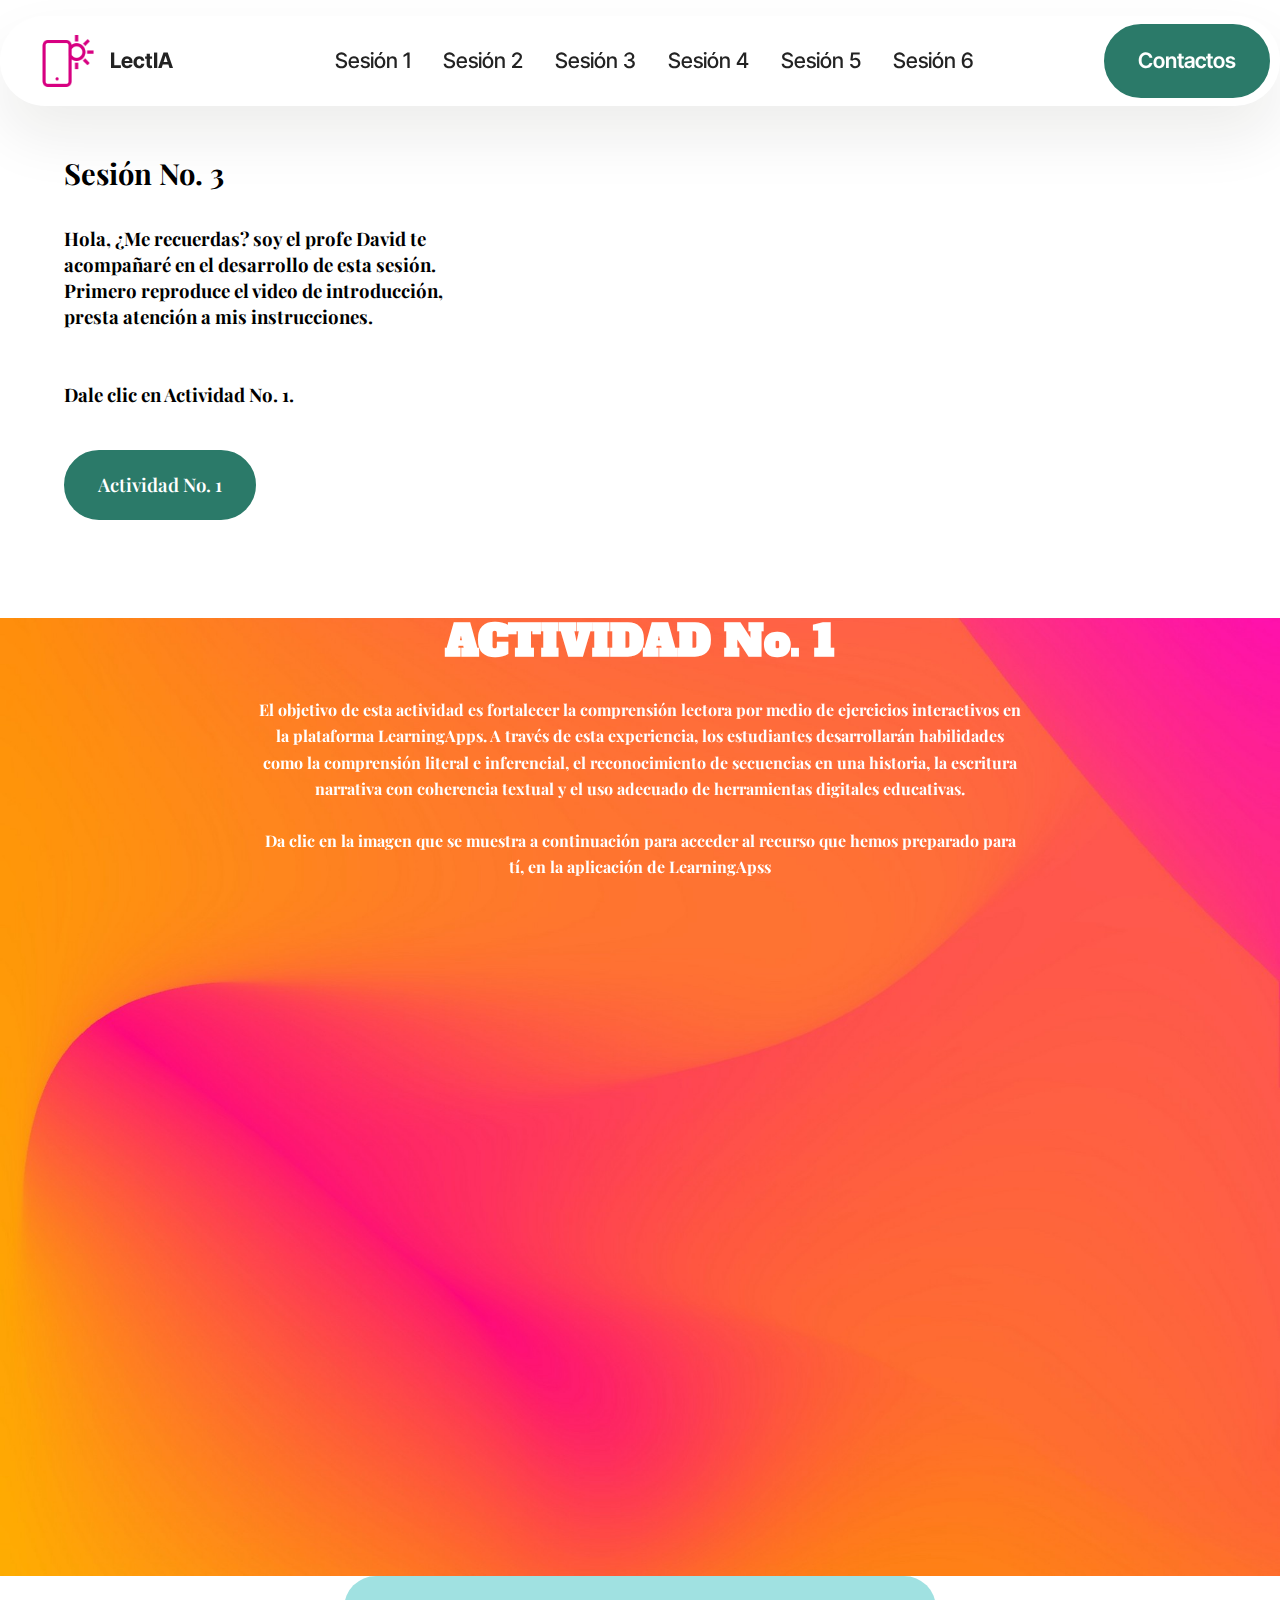
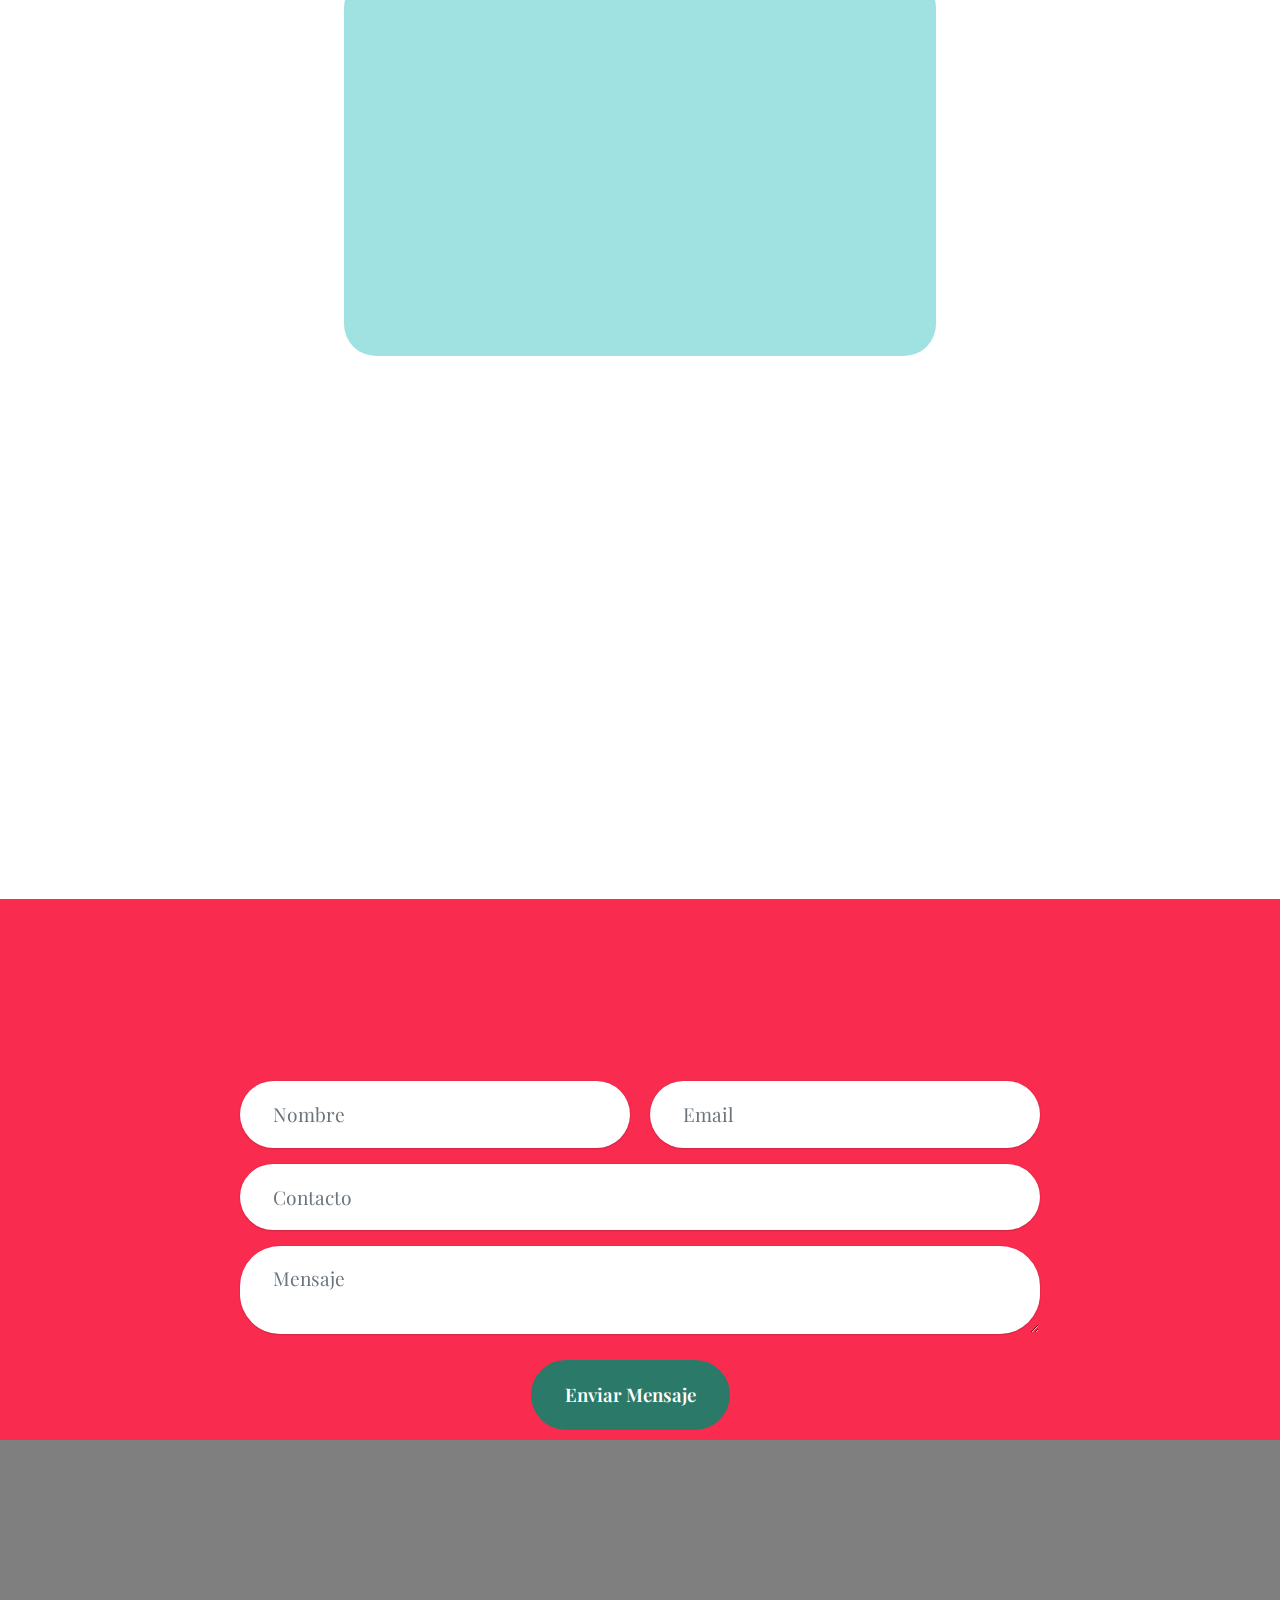
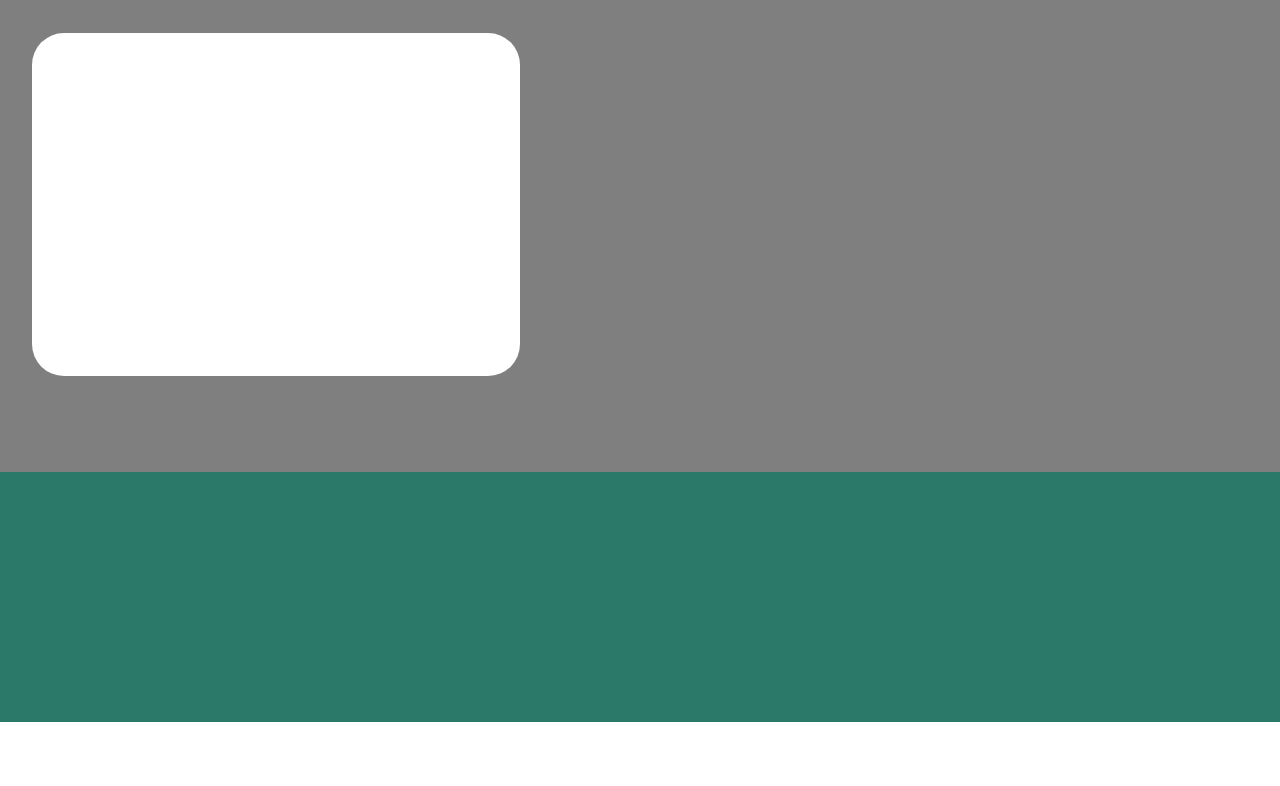
<file: page4.html>
<!DOCTYPE html>
<html  >
<head>
  <!-- Site made with Mobirise Website Builder v6.0.6, https://mobirise.com -->
  <meta charset="UTF-8">
  <meta http-equiv="X-UA-Compatible" content="IE=edge">
  <meta name="generator" content="Mobirise v6.0.6, mobirise.com">
  <meta name="viewport" content="width=device-width, initial-scale=1, minimum-scale=1">
  <link rel="shortcut icon" href="assets/images/logo.png" type="image/x-icon">
  <meta name="description" content="">
  
  
  <title>Sesión No. 3</title>
  <link rel="stylesheet" href="assets/web/assets/mobirise-icons2/mobirise2.css">
  <link rel="stylesheet" href="assets/bootstrap/css/bootstrap.min.css">
  <link rel="stylesheet" href="assets/bootstrap/css/bootstrap-grid.min.css">
  <link rel="stylesheet" href="assets/bootstrap/css/bootstrap-reboot.min.css">
  <link rel="stylesheet" href="assets/parallax/jarallax.css">
  <link rel="stylesheet" href="assets/animatecss/animate.css">
  <link rel="stylesheet" href="assets/dropdown/css/style.css">
  <link rel="stylesheet" href="assets/socicon/css/styles.css">
  <link rel="stylesheet" href="assets/theme/css/style.css">
  <link rel="preload" href="https://fonts.googleapis.com/css?family=Alfa+Slab+One:400&display=swap" as="style" onload="this.onload=null;this.rel='stylesheet'">
  <noscript><link rel="stylesheet" href="https://fonts.googleapis.com/css?family=Alfa+Slab+One:400&display=swap"></noscript>
  <link rel="preload" href="https://fonts.googleapis.com/css?family=Luckiest+Guy:400&display=swap" as="style" onload="this.onload=null;this.rel='stylesheet'">
  <noscript><link rel="stylesheet" href="https://fonts.googleapis.com/css?family=Luckiest+Guy:400&display=swap"></noscript>
  <link rel="preload" href="https://fonts.googleapis.com/css?family=Playfair+Display:400,500,600,700,800,900,400i,500i,600i,700i,800i,900i&display=swap" as="style" onload="this.onload=null;this.rel='stylesheet'">
  <noscript><link rel="stylesheet" href="https://fonts.googleapis.com/css?family=Playfair+Display:400,500,600,700,800,900,400i,500i,600i,700i,800i,900i&display=swap"></noscript>
  <link rel="preload" href="https://fonts.googleapis.com/css?family=Inter+Tight:100,200,300,400,500,600,700,800,900,100i,200i,300i,400i,500i,600i,700i,800i,900i&display=swap" as="style" onload="this.onload=null;this.rel='stylesheet'">
  <noscript><link rel="stylesheet" href="https://fonts.googleapis.com/css?family=Inter+Tight:100,200,300,400,500,600,700,800,900,100i,200i,300i,400i,500i,600i,700i,800i,900i&display=swap"></noscript>
  <link rel="preload" as="style" href="assets/mobirise/css/mbr-additional.css?v=JIY6fW"><link rel="stylesheet" href="assets/mobirise/css/mbr-additional.css?v=JIY6fW" type="text/css">

  
  
  
</head>
<body>
  
  <section data-bs-version="5.1" class="menu menu2 cid-uSRYgdooqF" once="menu" id="menu02-4t">
	

	<nav class="navbar navbar-dropdown navbar-fixed-top navbar-expand-lg">
		<div class="container">
			<div class="navbar-brand">
				<span class="navbar-logo">
					<a href="index.html#contacts02-9">
						<img src="assets/images/logo.png" alt="Mobirise Website Builder" style="height: 3.3rem;">
					</a>
				</span>
				<span class="navbar-caption-wrap"><a class="navbar-caption text-black text-primary display-4" href="index.html">LectIA</a></span>
			</div>
			<button class="navbar-toggler" type="button" data-toggle="collapse" data-bs-toggle="collapse" data-target="#navbarSupportedContent" data-bs-target="#navbarSupportedContent" aria-controls="navbarNavAltMarkup" aria-expanded="false" aria-label="Toggle navigation">
				<div class="hamburger">
					<span></span>
					<span></span>
					<span></span>
					<span></span>
				</div>
			</button>
			<div class="collapse navbar-collapse" id="navbarSupportedContent">
				<ul class="navbar-nav nav-dropdown" data-app-modern-menu="true"><li class="nav-item">
						<a class="nav-link link text-black text-primary display-4" href="page1.html" aria-expanded="false">Sesión 1</a>
					</li><li class="nav-item"><a class="nav-link link text-black text-primary display-4" href="page8.html">Sesión 2</a></li><li class="nav-item"><a class="nav-link link text-black text-primary display-4" href="page4.html">Sesión 3</a></li><li class="nav-item"><a class="nav-link link text-black text-primary display-4" href="page5.html">Sesión 4</a></li>
					<li class="nav-item">
						<a class="nav-link link text-black text-primary display-4" href="page6.html">Sesión 5</a>
					</li><li class="nav-item">
						<a class="nav-link link text-black text-primary display-4" href="page7.html" aria-expanded="false">Sesión 6</a>
					</li></ul>
				
				<div class="navbar-buttons mbr-section-btn"><a class="btn btn-primary display-4" href="index.html#form02-6">Contactos</a></div>
			</div>
		</div>
	</nav>
</section>

<section data-bs-version="5.1" class="header4 cid-uSRYgdQPE7" data-bg-video="https://www.youtube.com/watch?v=BQ3svXLZofo&amp;list=PLzc27RNDyYY7Xzc7ahGu2kp33zvojxGZq" id="header04-4u">
	

	<div class="mbr-fallback-image disabled"></div>
	<div class="mbr-overlay" style="opacity: 0; background-color: rgb(255, 255, 255);"></div>

	<div class="container-fluid">
		<div class="row justify-content-center">
			<div class="col-12 col-md">
				<div class="text-wrapper">
					<h2 class="mbr-section-title mb-4 mbr-fonts-style display-5">
						<strong>Sesión No. 3</strong></h2>
					<p class="mbr-text mb-4 mbr-fonts-style display-7"><strong>Hola, ¿Me recuerdas? soy el profe David te acompañaré en el desarrollo de esta sesión.<br>Primero reproduce el video de introducción, presta atención a mis instrucciones.<br><br></strong><br><strong>Dale clic en Actividad No. 1.</strong></p>
					<div class="mbr-section-btn mb-4"><a class="btn btn-primary display-7" href="page4.html#features04-4v">Actividad No. 1</a></div>
				</div>
			</div>
			<div class="mbr-figure col-12 col-md-7"><iframe class="mbr-embedded-video" src="https://youtube.com/embed/j5eTVgNX4B8?si=s8gcwy6FKtO06Wuv&amp;loop=1&amp;autoplay=1" width="800" height="600" frameborder="0" allowfullscreen></iframe></div>
		</div>
	</div>
</section>

<section data-bs-version="5.1" class="features4 cid-uSRYgebJ1L" id="features04-4v">
	
	<div class="mbr-overlay"></div>
	<div class="container-fluid">
		<div class="row justify-content-center">
			<div class="col-12 content-head">
				<div class="mbr-section-head mb-5">
					<h4 class="mbr-section-title mbr-fonts-style align-center mb-0 display-1"><strong>ACTIVIDAD No. 1</strong></h4>
					<h5 class="mbr-section-subtitle mbr-fonts-style align-center mb-0 mt-4 display-7"><div><span style="font-size: 16px;"><strong>El objetivo de esta actividad es fortalecer la comprensión lectora por medio de ejercicios interactivos en la plataforma LearningApps. A través de esta experiencia, los estudiantes desarrollarán habilidades como la comprensión literal e inferencial, el reconocimiento de secuencias en una historia, la escritura narrativa con coherencia textual y el uso adecuado de herramientas digitales educativas.</strong></span></div><br><div><span style="font-size: 16px;"><strong>Da clic en la imagen que se muestra a continuación para acceder al recurso que hemos preparado para tí, en la aplicación de LearningApss</strong></span></div></h5>
					
				</div>
			</div>
		</div>
		<div class="row">
			<div class="item features-image col-12 col-md-6 col-lg-12 active">
				<div class="item-wrapper">
					<div class="item-img">
						<a href="https://learningapps.org/view41467451" target="_blank"><img src="assets/images/qweqwe-1222x311.png" alt="Actividad Numero 1" data-slide-to="1" data-bs-slide-to="1"></a>
					</div>
					<div class="item-content">
						<h5 class="item-title mbr-fonts-style display-2">ACTIVIDAD Numero 2</h5>
						<h6 class="item-subtitle mbr-fonts-style display-7"><strong>Recuerda la historia de Pacho y su sueño cumplido, responde las siguientes preguntas seleccionando unicamenbte la opción correcta, una vez termines el cuestionario vuelve a esta pagina para continuar con la sesión número 4.</strong></h6>
						<p class="mbr-text mbr-fonts-style display-7"><strong>Pulsa el botón verde para acceder al cuestionario</strong></p>
						<div class="mbr-section-btn item-footer"><a class="btn item-btn btn-primary display-7" href="https://learningapps.org/watch?v=pgtrt2s8325" target="_blank">Ingresar</a></div>
					</div>

				</div>
			</div>
			
			
		</div>
	</div>
</section>

<section data-bs-version="5.1" class="header14 cid-uSRYgfyOIQ" data-bg-video="https://www.youtube.com/watch?v=pQpFebyALV0" id="header14-4y">
	

	<div class="mbr-fallback-image disabled"></div>
	
	<div class="container">
		<div class="row justify-content-center">
			<div class="card col-12 col-md-12 col-lg-6">
				<div class="card-wrapper">
					<div class="card-box align-center">
						<h1 class="card-title mbr-fonts-style mb-4 display-1">FELICIDADES&nbsp;</h1>
						<p class="mbr-text mbr-fonts-style mb-4 display-7"><strong>
							Has completado la sesión número 3<br>Clic en continuar para seguir con la sesión numero 4.</strong></p>
						<div class="mbr-section-btn mt-4"><a class="btn btn-primary display-7" href="page7.html">Continuar</a></div>
					</div>
				</div>
			</div>
		</div>
	</div>
</section>

<section data-bs-version="5.1" class="image03 cid-uSRYgfRQi2" id="image04-4z">
    

    <div class="image-block m-auto">
        <img src="assets/images/profesores-1043x443.png" alt="Mobirise">
        
    </div>
</section>

<section data-bs-version="5.1" class="form5 cid-uSRYgg7cUt" id="form02-50">
    
    
    <div class="container">
        <div class="mbr-section-head mb-5">
            <h3 class="mbr-section-title mbr-fonts-style align-center mb-0 display-2">
                <strong>Contactanos</strong></h3>
            <h4 class="mbr-section-subtitle mbr-fonts-style align-center mb-0 mt-4 display-7"><div>Para más información sobre esta estrategia didáctica o su implementación, puede </div><div>comunicarse con nosotros en el siguiente apartado. ¡Estaremos encantados de atenderle!</div></h4>
        </div>
        <div class="row justify-content-center mt-4">
            <div class="col-lg-8 mx-auto mbr-form" data-form-type="formoid">
                <form action="https://mobirise.eu/" method="POST" class="mbr-form form-with-styler" data-form-title="Form Name"><input type="hidden" name="email" data-form-email="true" value="UvwDNjeO6SHzP4ATbYHmWEDb4DXKbwNxHa5DNFfKWCffVFZYtnsc7PjhpZxI/n1JMZfWdSevqhiOSrO0a90kVATlIWNzcAtCYx6FdcQqgC+eP2tM5j5gv5/+l3HeJOLb">
                    <div class="row">
                        <div hidden="hidden" data-form-alert="" class="alert alert-success col-12">Mensaje enviado al correo davidbenavidesing95@gmail.com</div>
                        <div hidden="hidden" data-form-alert-danger="" class="alert alert-danger col-12">
                            Oops...! some problem!
                        </div>
                    </div>
                    <div class="dragArea row">
                        <div class="col-md col-sm-12 form-group mb-3" data-for="name">
                            <input type="text" name="name" placeholder="Nombre" data-form-field="name" class="form-control" value="" id="name-form02-50">
                        </div>
                        <div class="col-md col-sm-12 form-group mb-3" data-for="email">
                            <input type="email" name="email" placeholder="Email" data-form-field="email" class="form-control" value="" id="email-form02-50">
                        </div>
                        <div class="col-12 form-group mb-3" data-for="phone">
                            <input type="tel" name="phone" placeholder="Contacto" data-form-field="phone" class="form-control" value="" id="phone-form02-50">
                        </div>
                        <div class="col-12 form-group mb-3" data-for="textarea">
                            <textarea name="textarea" placeholder="Mensaje" data-form-field="textarea" class="form-control" id="textarea-form02-50"></textarea>
                        </div>
                        <div class="col-lg-12 col-md-12 col-sm-12 align-center mbr-section-btn"><button type="submit" class="btn btn-primary display-7">Enviar Mensaje</button></div>
                    </div>
                </form>
            </div>
        </div>
    </div>
</section>

<section data-bs-version="5.1" class="contacts2 map1 cid-uSRYggr9P7 mbr-parallax-background" id="contacts02-51">

    

    <div class="mbr-overlay" style="opacity: 0.5; background-color: rgb(0, 0, 0);"></div>
    <div class="container-fluid">
        <div class="mbr-section-head mb-5">
            <h3 class="mbr-section-title mbr-fonts-style align-center mb-0 display-2">
                <strong>Contactos</strong>
            </h3>
            
        </div>
        <div class="row justify-content-center mt-4">
            <div class="card col-12 col-md-5">
                <div class="card-wrapper">
                    <div class="text-wrapper">
                        <h5 class="cardTitle mbr-fonts-style mb-2 display-5">
                        <strong>Get in touch</strong></h5>
                    <ul class="list mbr-fonts-style display-7">
                        <li class="mbr-text item-wrap"><span style="font-size: calc(1.14rem + 0.26 * ((100vw - 62rem) / 25));">WhatsApp: </span><a href="https://wa.me/12345678910" class="text-primary" style="font-size: calc(1.14rem + 0.26 * ((100vw - 62rem) / 25));">+</a>57 320 724 52 39<br></li>
                        <li class="mbr-text item-wrap">Email: <a href="mailto:info@site.com" class="text-primary">d</a>avidbenavidesing95@gmail.com</li><li class="mbr-text item-wrap"><br></li>
                        <li class="mbr-text item-wrap">Address: </li><li class="mbr-text item-wrap">Carrera 10 # 22 b Pasto (N) Colombia</li><li class="mbr-text item-wrap"><span style="font-size: 1.4rem;">Working hours:</span><br></li><li class="mbr-text item-wrap">8:00AM - 6:00PM</li>
                    </ul>
                    </div>
                </div>
            </div>
            <div class="map-wrapper col-12 col-md-7">
                <div class="google-map"><iframe frameborder="0" style="border:0" src="https://www.google.com/maps/embed?pb=!1m16!1m12!1m3!1d7977.85880499521!2d-77.28475471222156!3d1.2094834951158746!2m3!1f0!2f0!3f0!3m2!1i1024!2i768!4f13.1!2m1!1zMTA1OCBDcmEuIDIyYizCoFBhc3RvLCBOYXJpw7Fv!5e0!3m2!1ses!2sco!4v1754228314758!5m2!1ses!2sco" allowfullscreen=""></iframe></div>
            </div>
        </div>
    </div>
</section>

<section data-bs-version="5.1" class="footer1 programm5 cid-uSRYggVamw" once="footers" id="footer03-52">

        

    

    <div class="container">
        <div class="row">

            <div class="row-links mb-4">
                <ul class="header-menu">
                  
                  
                  
                  
                <li class="header-menu-item mbr-fonts-style display-5"><a href="index.html#header01-7" class="text-danger">About</a></li><li class="header-menu-item mbr-fonts-style display-5"><a href="index.html#features04-w" class="text-danger text-primary">Services</a></li><li class="header-menu-item mbr-fonts-style display-5"><a href="index.html#contacts02-9" class="text-danger">Contacts</a></li><li class="header-menu-item mbr-fonts-style display-5"><a href="index.html#gallery02-v" class="text-danger text-primary">Works</a></li></ul>
              </div>

            <div class="col-12">
                <div class="social-row">
                    <div class="soc-item">
                        <a href="https://mobiri.se/" target="_blank">
                            <span class="mbr-iconfont socicon socicon-facebook display-7"></span>
                        </a>
                    </div>
                    <div class="soc-item">
                        <a href="https://mobiri.se/" target="_blank">
                            <span class="mbr-iconfont socicon-twitter socicon"></span>
                        </a>
                    </div>
                    <div class="soc-item">
                        <a href="https://mobiri.se/" target="_blank">
                            <span class="mbr-iconfont socicon-instagram socicon"></span>
                        </a>
                    </div>
                    <div class="soc-item">
                        <a href="https://mobiri.se/" target="_blank">
                            <span class="mbr-iconfont socicon-tiktok socicon"></span>
                        </a>
                    </div>
                    <div class="soc-item">
                        <a href="https://mobiri.se/" target="_blank">
                            <span class="mbr-iconfont socicon-youtube socicon"></span>
                        </a>
                    </div>
                </div>
            </div>
            <div class="col-12 mt-5">
                <p class="mbr-fonts-style copyright display-7">
                    © Copyright 2030 Mobirise - All Rights Reserved
                </p>
            </div>
        </div>
    </div>
</section><section class="display-7" style="padding: 0;align-items: center;justify-content: center;flex-wrap: wrap;    align-content: center;display: flex;position: relative;height: 4rem;"><a href="https://mobiri.se/" style="flex: 1 1;height: 4rem;position: absolute;width: 100%;z-index: 1;"><img alt="" style="height: 4rem;" src="[data-uri]"></a><p style="margin: 0;text-align: center;" class="display-7">&#8204;</p><a style="z-index:1" href="https://mobirise.com/builder/ai-website-creator.html">Best AI Website Creator</a></section><script src="assets/bootstrap/js/bootstrap.bundle.min.js"></script>  <script src="assets/parallax/jarallax.js"></script>  <script src="assets/smoothscroll/smooth-scroll.js"></script>  <script src="assets/ytplayer/index.js"></script>  <script src="assets/dropdown/js/navbar-dropdown.js"></script>  <script src="assets/vimeoplayer/player.js"></script>  <script src="assets/theme/js/script.js"></script>  <script src="assets/formoid/formoid.min.js"></script>  
  
  
 <div id="scrollToTop" class="scrollToTop mbr-arrow-up"><a style="text-align: center;"><i class="mbr-arrow-up-icon mbr-arrow-up-icon-cm cm-icon cm-icon-smallarrow-up"></i></a></div>
    <input name="animation" type="hidden">
  </body>
</html>
</file>
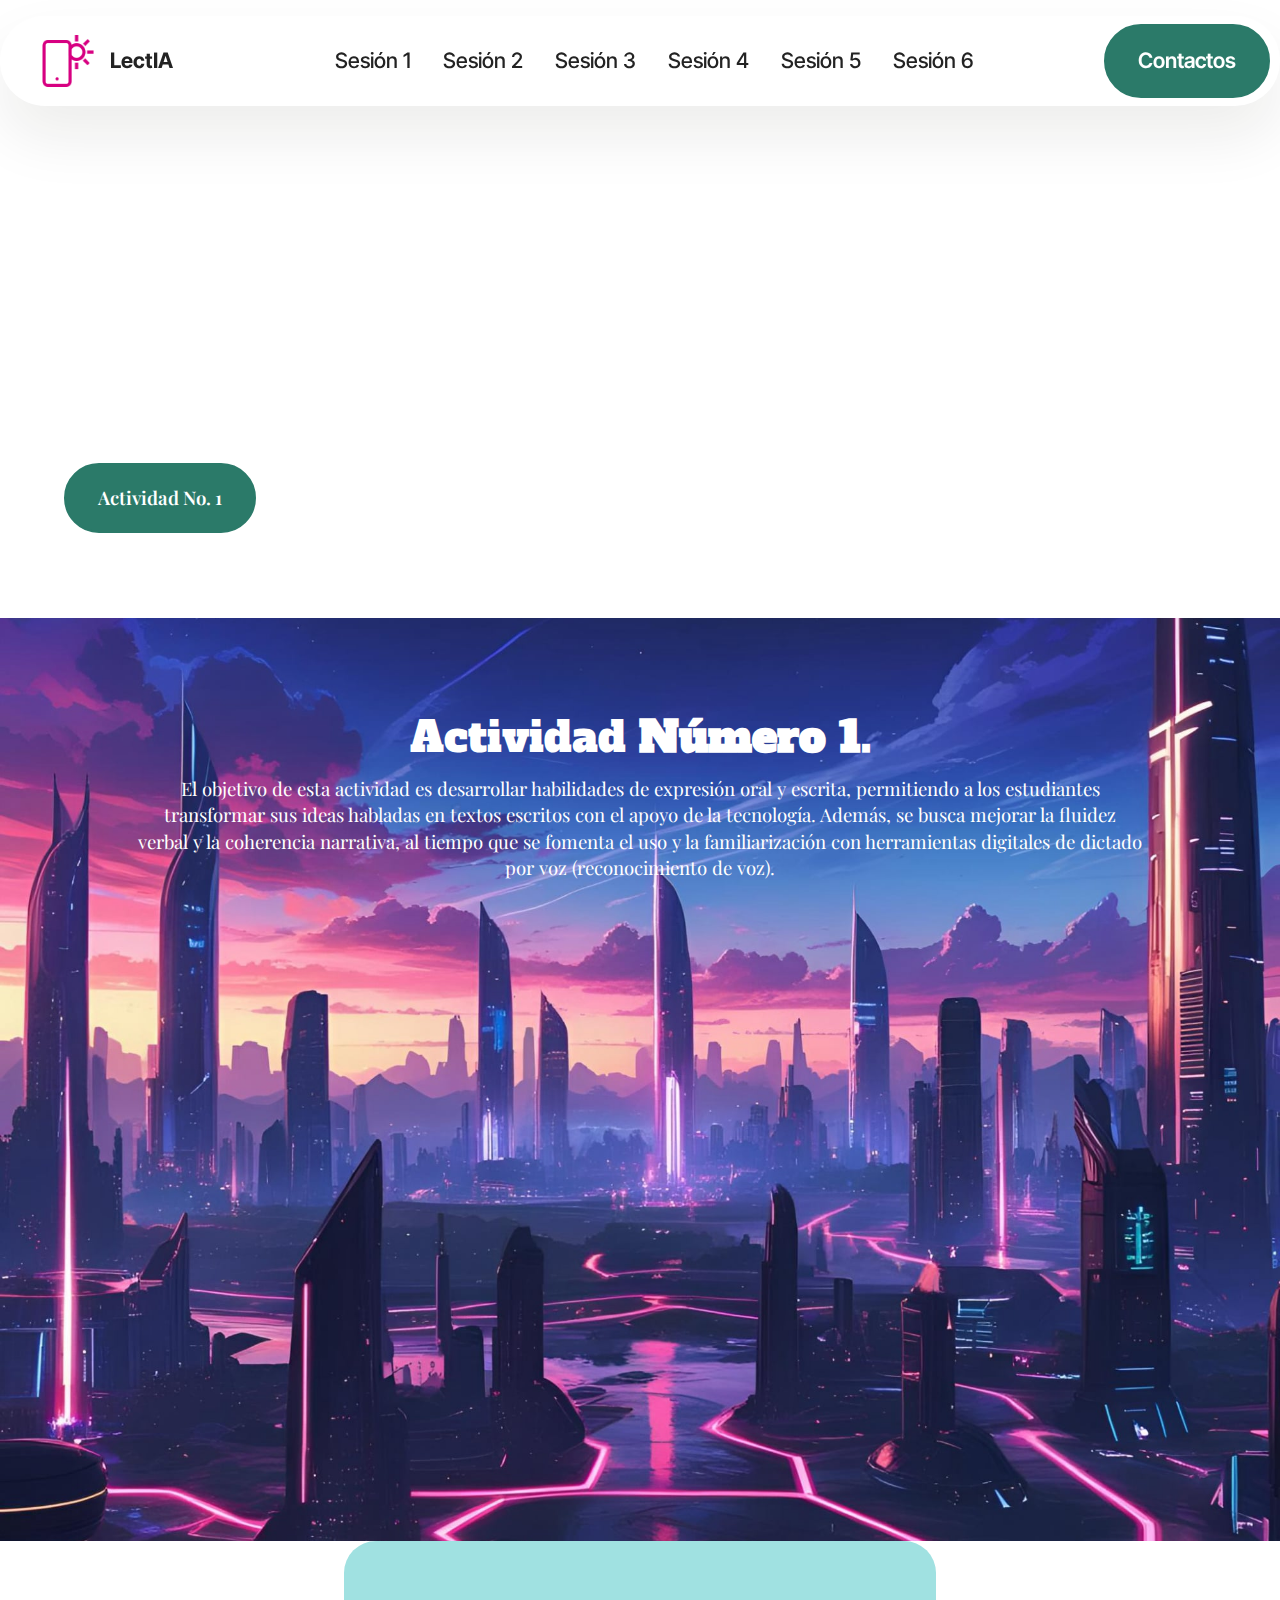
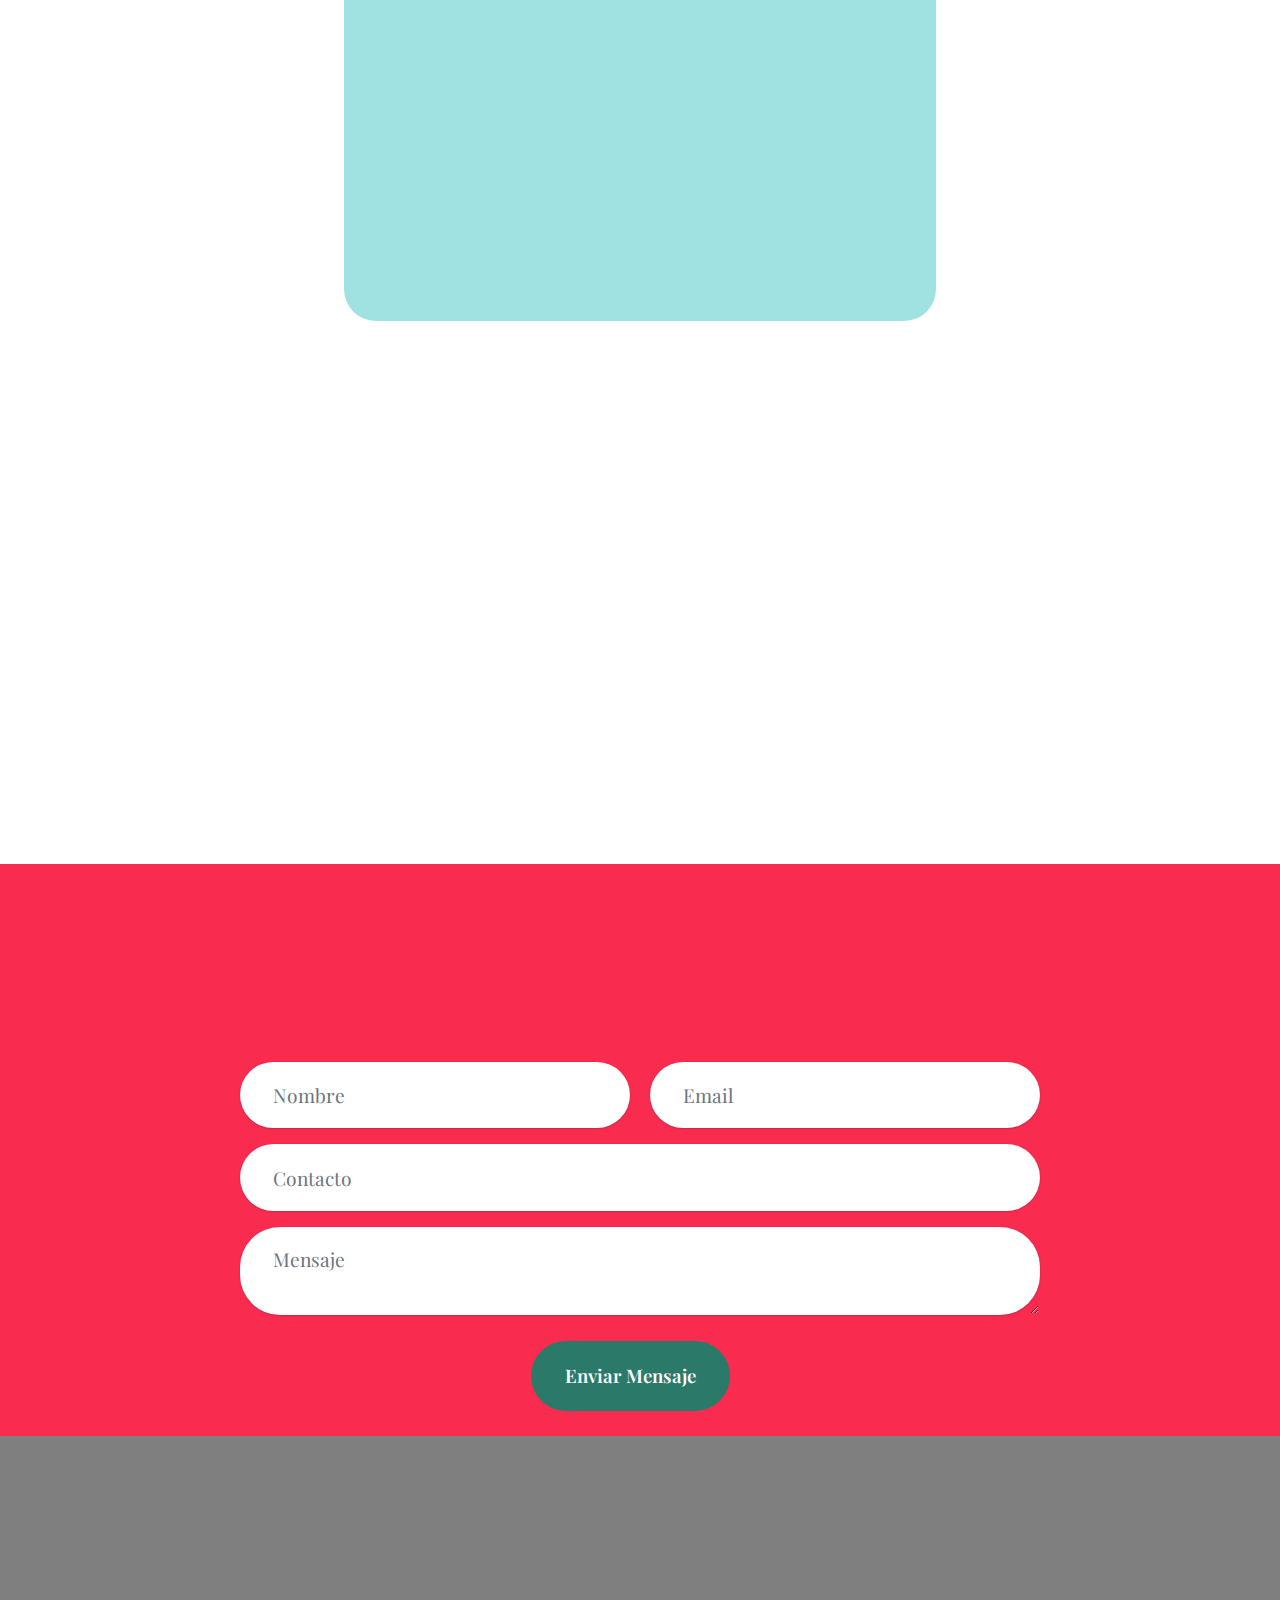
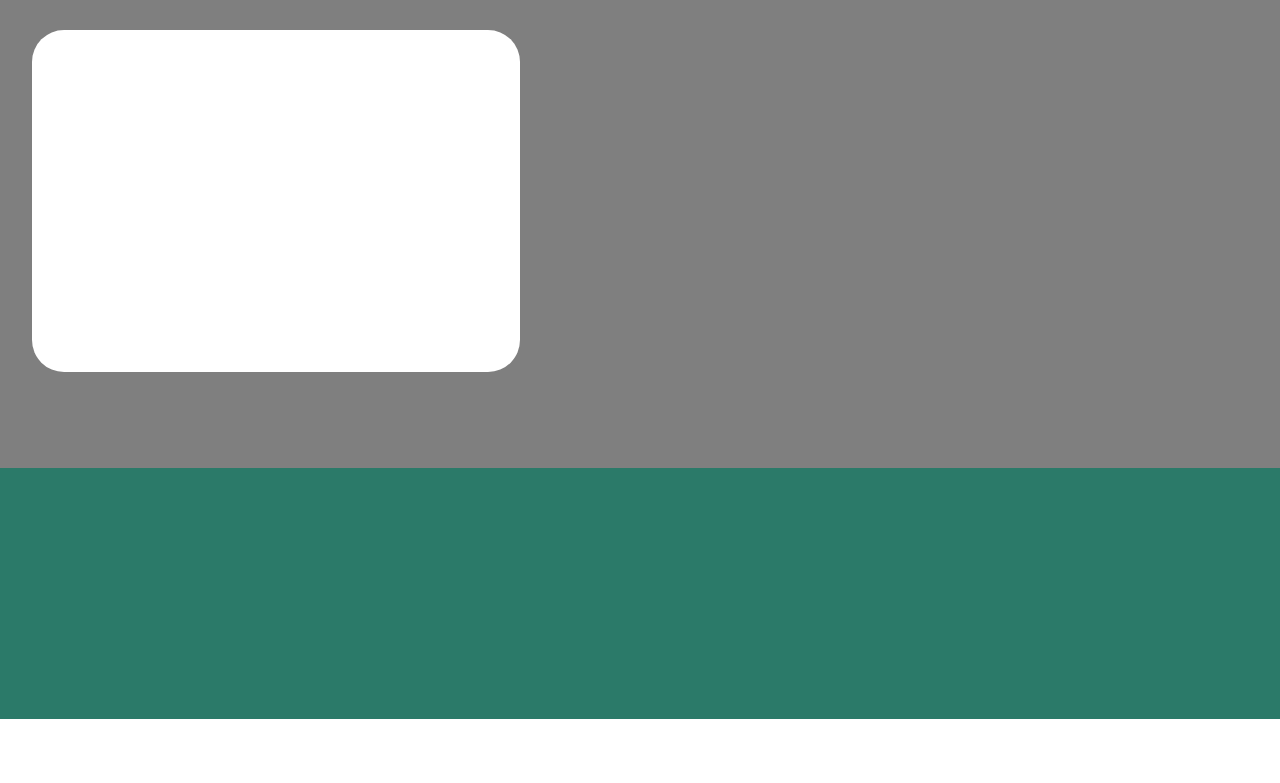
<file: page5.html>
<!DOCTYPE html>
<html  >
<head>
  <!-- Site made with Mobirise Website Builder v6.0.6, https://mobirise.com -->
  <meta charset="UTF-8">
  <meta http-equiv="X-UA-Compatible" content="IE=edge">
  <meta name="generator" content="Mobirise v6.0.6, mobirise.com">
  <meta name="viewport" content="width=device-width, initial-scale=1, minimum-scale=1">
  <link rel="shortcut icon" href="assets/images/logo.png" type="image/x-icon">
  <meta name="description" content="">
  
  
  <title>Sesión No. 4</title>
  <link rel="stylesheet" href="assets/web/assets/mobirise-icons2/mobirise2.css">
  <link rel="stylesheet" href="assets/bootstrap/css/bootstrap.min.css">
  <link rel="stylesheet" href="assets/bootstrap/css/bootstrap-grid.min.css">
  <link rel="stylesheet" href="assets/bootstrap/css/bootstrap-reboot.min.css">
  <link rel="stylesheet" href="assets/parallax/jarallax.css">
  <link rel="stylesheet" href="assets/animatecss/animate.css">
  <link rel="stylesheet" href="assets/dropdown/css/style.css">
  <link rel="stylesheet" href="assets/socicon/css/styles.css">
  <link rel="stylesheet" href="assets/theme/css/style.css">
  <link rel="preload" href="https://fonts.googleapis.com/css?family=Alfa+Slab+One:400&display=swap" as="style" onload="this.onload=null;this.rel='stylesheet'">
  <noscript><link rel="stylesheet" href="https://fonts.googleapis.com/css?family=Alfa+Slab+One:400&display=swap"></noscript>
  <link rel="preload" href="https://fonts.googleapis.com/css?family=Luckiest+Guy:400&display=swap" as="style" onload="this.onload=null;this.rel='stylesheet'">
  <noscript><link rel="stylesheet" href="https://fonts.googleapis.com/css?family=Luckiest+Guy:400&display=swap"></noscript>
  <link rel="preload" href="https://fonts.googleapis.com/css?family=Playfair+Display:400,500,600,700,800,900,400i,500i,600i,700i,800i,900i&display=swap" as="style" onload="this.onload=null;this.rel='stylesheet'">
  <noscript><link rel="stylesheet" href="https://fonts.googleapis.com/css?family=Playfair+Display:400,500,600,700,800,900,400i,500i,600i,700i,800i,900i&display=swap"></noscript>
  <link rel="preload" href="https://fonts.googleapis.com/css?family=Inter+Tight:100,200,300,400,500,600,700,800,900,100i,200i,300i,400i,500i,600i,700i,800i,900i&display=swap" as="style" onload="this.onload=null;this.rel='stylesheet'">
  <noscript><link rel="stylesheet" href="https://fonts.googleapis.com/css?family=Inter+Tight:100,200,300,400,500,600,700,800,900,100i,200i,300i,400i,500i,600i,700i,800i,900i&display=swap"></noscript>
  <link rel="preload" as="style" href="assets/mobirise/css/mbr-additional.css?v=OqkqlL"><link rel="stylesheet" href="assets/mobirise/css/mbr-additional.css?v=OqkqlL" type="text/css">

  
  
  
</head>
<body>
  
  <section data-bs-version="5.1" class="menu menu2 cid-uSRYiX3h4q" once="menu" id="menu02-53">
	

	<nav class="navbar navbar-dropdown navbar-fixed-top navbar-expand-lg">
		<div class="container">
			<div class="navbar-brand">
				<span class="navbar-logo">
					<a href="index.html#contacts02-9">
						<img src="assets/images/logo.png" alt="Mobirise Website Builder" style="height: 3.3rem;">
					</a>
				</span>
				<span class="navbar-caption-wrap"><a class="navbar-caption text-black text-primary display-4" href="index.html">LectIA</a></span>
			</div>
			<button class="navbar-toggler" type="button" data-toggle="collapse" data-bs-toggle="collapse" data-target="#navbarSupportedContent" data-bs-target="#navbarSupportedContent" aria-controls="navbarNavAltMarkup" aria-expanded="false" aria-label="Toggle navigation">
				<div class="hamburger">
					<span></span>
					<span></span>
					<span></span>
					<span></span>
				</div>
			</button>
			<div class="collapse navbar-collapse" id="navbarSupportedContent">
				<ul class="navbar-nav nav-dropdown" data-app-modern-menu="true"><li class="nav-item">
						<a class="nav-link link text-black text-primary display-4" href="page1.html" aria-expanded="false">Sesión 1</a>
					</li><li class="nav-item"><a class="nav-link link text-black text-primary display-4" href="page8.html">Sesión 2</a></li><li class="nav-item"><a class="nav-link link text-black text-primary display-4" href="page4.html">Sesión 3</a></li><li class="nav-item"><a class="nav-link link text-black text-primary display-4" href="page5.html">Sesión 4</a></li>
					<li class="nav-item">
						<a class="nav-link link text-black text-primary display-4" href="page6.html">Sesión 5</a>
					</li><li class="nav-item">
						<a class="nav-link link text-black text-primary display-4" href="page7.html" aria-expanded="false">Sesión 6</a>
					</li></ul>
				
				<div class="navbar-buttons mbr-section-btn"><a class="btn btn-primary display-4" href="index.html#form02-6">Contactos</a></div>
			</div>
		</div>
	</nav>
</section>

<section data-bs-version="5.1" class="header4 cid-uSRYiXP358" data-bg-video="https://www.youtube.com/watch?v=9VeyV3Zl198" id="header04-54">
	

	<div class="mbr-fallback-image disabled"></div>
	<div class="mbr-overlay" style="opacity: 0; background-color: rgb(255, 255, 255);"></div>

	<div class="container-fluid">
		<div class="row justify-content-center">
			<div class="col-12 col-md">
				<div class="text-wrapper">
					<h2 class="mbr-section-title mb-4 mbr-fonts-style display-5">
						<strong>Sesión No. 4</strong></h2>
					<p class="mbr-text mb-4 mbr-fonts-style display-7"><strong>Hola, mi nombre es Johana te acompañaré en esta aventura,</strong><strong>El objetivo de esta actividad es desarrollar habilidades de expresión oral y escrita,&nbsp; transformar las habladas en textos escritos con el apoyo de la tecnología.&nbsp;<br><br></strong><br><strong>Dale clic en Actividad No. 1.</strong></p>
					<div class="mbr-section-btn mb-4"><a class="btn btn-primary display-7" href="page5.html#image03-6c">Actividad No. 1</a></div>
				</div>
			</div>
			<div class="mbr-figure col-12 col-md-7"><iframe class="mbr-embedded-video" src="https://youtube.com/embed/-OclB6ZYQws?si=e69KrrJ_M8aeZkSC&amp;loop=1&amp;autoplay=1" width="800" height="600" frameborder="0" allowfullscreen></iframe></div>
		</div>
	</div>
</section>

<section data-bs-version="5.1" class="image3 cid-uSSEfnrbky" id="image03-6c">
  

  
  <div class="mbr-overlay" style="opacity: 0; background-color: rgb(255, 255, 255);"></div>

  <div class="container">
    <div class="row justify-content-center">
      <div class="col-12 col-lg-12">
        <h4 class="mbr-description mbr-fonts-style mb-3 align-center display-1">
          Actividad <strong>Número 1.</strong></h4>
        <p class="mbr-description mbr-fonts-style mb-4 align-center display-7">El objetivo de esta actividad es desarrollar habilidades de expresión oral y escrita, permitiendo a los estudiantes <br>transformar sus ideas habladas en textos escritos con el apoyo de la tecnología. Además, se busca mejorar la fluidez <br>verbal&nbsp;y la coherencia narrativa, al tiempo que se fomenta el uso y la familiarización con herramientas digitales de dictado <br>por voz (reconocimiento de voz).<br></p>
        <div class="image-wrapper">
          <a href="https://www.speechtexter.com/" target="_blank"><img class="w-100" src="assets/images/captura-1090x520.png" alt="Mobirise Website Builder"></a>
        </div>
      </div>
    </div>
  </div>
</section>

<section data-bs-version="5.1" class="header14 cid-uSRYiZRebc" data-bg-video="https://www.youtube.com/watch?v=pQpFebyALV0" id="header14-58">
	

	<div class="mbr-fallback-image disabled"></div>
	
	<div class="container">
		<div class="row justify-content-center">
			<div class="card col-12 col-md-12 col-lg-6">
				<div class="card-wrapper">
					<div class="card-box align-center">
						<h1 class="card-title mbr-fonts-style mb-4 display-1">FELICIDADES&nbsp;</h1>
						<p class="mbr-text mbr-fonts-style mb-4 display-7"><strong>
							Has completado la cuarta sesión<br>Clic en continuar para seguir con la sesión numero 5.</strong></p>
						<div class="mbr-section-btn mt-4"><a class="btn btn-primary display-7" href="page6.html">Continuar</a></div>
					</div>
				</div>
			</div>
		</div>
	</div>
</section>

<section data-bs-version="5.1" class="image03 cid-uSRYj0mzGV" id="image04-59">
    

    <div class="image-block m-auto">
        <img src="assets/images/profesores-1043x443.png" alt="Mobirise">
        
    </div>
</section>

<section data-bs-version="5.1" class="form5 cid-uSRYj0JPTX" id="form02-5a">
    
    
    <div class="container">
        <div class="mbr-section-head mb-5">
            <h3 class="mbr-section-title mbr-fonts-style align-center mb-0 display-2">
                <strong>Contactanos</strong></h3>
            <h4 class="mbr-section-subtitle mbr-fonts-style align-center mb-0 mt-4 display-7"><div>Para más información sobre esta estrategia didáctica o su implementación, puede </div><div>comunicarse con nosotros en el siguiente apartado. ¡Estaremos encantados de atenderle!</div></h4>
        </div>
        <div class="row justify-content-center mt-4">
            <div class="col-lg-8 mx-auto mbr-form" data-form-type="formoid">
                <form action="https://mobirise.eu/" method="POST" class="mbr-form form-with-styler" data-form-title="Form Name"><input type="hidden" name="email" data-form-email="true" value="npYOWpuWBqTD5u5XmsxIiQj85fQn5nemQiv7JAebb3ElOizsfnoyyU/Yb/vcleaMiJ5uhqTRBahj7hDter6zDut8AkKlkTlIju7TNR3czYq0SMzwBliRvEhQfnnuGzj/">
                    <div class="row">
                        <div hidden="hidden" data-form-alert="" class="alert alert-success col-12">Mensaje enviado al correo davidbenavidesing95@gmail.com</div>
                        <div hidden="hidden" data-form-alert-danger="" class="alert alert-danger col-12">
                            Oops...! some problem!
                        </div>
                    </div>
                    <div class="dragArea row">
                        <div class="col-md col-sm-12 form-group mb-3" data-for="name">
                            <input type="text" name="name" placeholder="Nombre" data-form-field="name" class="form-control" value="" id="name-form02-5a">
                        </div>
                        <div class="col-md col-sm-12 form-group mb-3" data-for="email">
                            <input type="email" name="email" placeholder="Email" data-form-field="email" class="form-control" value="" id="email-form02-5a">
                        </div>
                        <div class="col-12 form-group mb-3" data-for="phone">
                            <input type="tel" name="phone" placeholder="Contacto" data-form-field="phone" class="form-control" value="" id="phone-form02-5a">
                        </div>
                        <div class="col-12 form-group mb-3" data-for="textarea">
                            <textarea name="textarea" placeholder="Mensaje" data-form-field="textarea" class="form-control" id="textarea-form02-5a"></textarea>
                        </div>
                        <div class="col-lg-12 col-md-12 col-sm-12 align-center mbr-section-btn"><button type="submit" class="btn btn-primary display-7">Enviar Mensaje</button></div>
                    </div>
                </form>
            </div>
        </div>
    </div>
</section>

<section data-bs-version="5.1" class="contacts2 map1 cid-uSRYj1aLSK mbr-parallax-background" id="contacts02-5b">

    

    <div class="mbr-overlay" style="opacity: 0.5; background-color: rgb(0, 0, 0);"></div>
    <div class="container-fluid">
        <div class="mbr-section-head mb-5">
            <h3 class="mbr-section-title mbr-fonts-style align-center mb-0 display-2">
                <strong>Contactos</strong>
            </h3>
            
        </div>
        <div class="row justify-content-center mt-4">
            <div class="card col-12 col-md-5">
                <div class="card-wrapper">
                    <div class="text-wrapper">
                        <h5 class="cardTitle mbr-fonts-style mb-2 display-5">
                        <strong>Get in touch</strong></h5>
                    <ul class="list mbr-fonts-style display-7">
                        <li class="mbr-text item-wrap"><span style="font-size: calc(1.14rem + 0.26 * ((100vw - 62rem) / 25));">WhatsApp: </span><a href="https://wa.me/12345678910" class="text-primary" style="font-size: calc(1.14rem + 0.26 * ((100vw - 62rem) / 25));">+</a>57 320 724 52 39<br></li>
                        <li class="mbr-text item-wrap">Email: <a href="mailto:info@site.com" class="text-primary">d</a>avidbenavidesing95@gmail.com</li><li class="mbr-text item-wrap"><br></li>
                        <li class="mbr-text item-wrap">Address: </li><li class="mbr-text item-wrap">Carrera 10 # 22 b Pasto (N) Colombia</li><li class="mbr-text item-wrap"><span style="font-size: 1.4rem;">Working hours:</span><br></li><li class="mbr-text item-wrap">8:00AM - 6:00PM</li>
                    </ul>
                    </div>
                </div>
            </div>
            <div class="map-wrapper col-12 col-md-7">
                <div class="google-map"><iframe frameborder="0" style="border:0" src="https://www.google.com/maps/embed?pb=!1m16!1m12!1m3!1d7977.85880499521!2d-77.28475471222156!3d1.2094834951158746!2m3!1f0!2f0!3f0!3m2!1i1024!2i768!4f13.1!2m1!1zMTA1OCBDcmEuIDIyYizCoFBhc3RvLCBOYXJpw7Fv!5e0!3m2!1ses!2sco!4v1754228314758!5m2!1ses!2sco" allowfullscreen=""></iframe></div>
            </div>
        </div>
    </div>
</section>

<section data-bs-version="5.1" class="footer1 programm5 cid-uSRYj1MNWk" once="footers" id="footer03-5c">

        

    

    <div class="container">
        <div class="row">

            <div class="row-links mb-4">
                <ul class="header-menu">
                  
                  
                  
                  
                <li class="header-menu-item mbr-fonts-style display-5"><a href="index.html#header01-7" class="text-danger">About</a></li><li class="header-menu-item mbr-fonts-style display-5"><a href="index.html#features04-w" class="text-danger text-primary">Services</a></li><li class="header-menu-item mbr-fonts-style display-5"><a href="index.html#contacts02-9" class="text-danger">Contacts</a></li><li class="header-menu-item mbr-fonts-style display-5"><a href="index.html#gallery02-v" class="text-danger text-primary">Works</a></li></ul>
              </div>

            <div class="col-12">
                <div class="social-row">
                    <div class="soc-item">
                        <a href="https://mobiri.se/" target="_blank">
                            <span class="mbr-iconfont socicon socicon-facebook display-7"></span>
                        </a>
                    </div>
                    <div class="soc-item">
                        <a href="https://mobiri.se/" target="_blank">
                            <span class="mbr-iconfont socicon-twitter socicon"></span>
                        </a>
                    </div>
                    <div class="soc-item">
                        <a href="https://mobiri.se/" target="_blank">
                            <span class="mbr-iconfont socicon-instagram socicon"></span>
                        </a>
                    </div>
                    <div class="soc-item">
                        <a href="https://mobiri.se/" target="_blank">
                            <span class="mbr-iconfont socicon-tiktok socicon"></span>
                        </a>
                    </div>
                    <div class="soc-item">
                        <a href="https://mobiri.se/" target="_blank">
                            <span class="mbr-iconfont socicon-youtube socicon"></span>
                        </a>
                    </div>
                </div>
            </div>
            <div class="col-12 mt-5">
                <p class="mbr-fonts-style copyright display-7">
                    © Copyright 2030 Mobirise - All Rights Reserved
                </p>
            </div>
        </div>
    </div>
</section><section class="display-7" style="padding: 0;align-items: center;justify-content: center;flex-wrap: wrap;    align-content: center;display: flex;position: relative;height: 4rem;"><a href="https://mobiri.se/" style="flex: 1 1;height: 4rem;position: absolute;width: 100%;z-index: 1;"><img alt="" style="height: 4rem;" src="[data-uri]"></a><p style="margin: 0;text-align: center;" class="display-7">&#8204;</p><a style="z-index:1" href="https://mobirise.com/builder/ai-website-maker.html">Best AI Website Maker</a></section><script src="assets/bootstrap/js/bootstrap.bundle.min.js"></script>  <script src="assets/parallax/jarallax.js"></script>  <script src="assets/smoothscroll/smooth-scroll.js"></script>  <script src="assets/ytplayer/index.js"></script>  <script src="assets/dropdown/js/navbar-dropdown.js"></script>  <script src="assets/vimeoplayer/player.js"></script>  <script src="assets/theme/js/script.js"></script>  <script src="assets/formoid/formoid.min.js"></script>  
  
  
 <div id="scrollToTop" class="scrollToTop mbr-arrow-up"><a style="text-align: center;"><i class="mbr-arrow-up-icon mbr-arrow-up-icon-cm cm-icon cm-icon-smallarrow-up"></i></a></div>
    <input name="animation" type="hidden">
  </body>
</html>
</file>
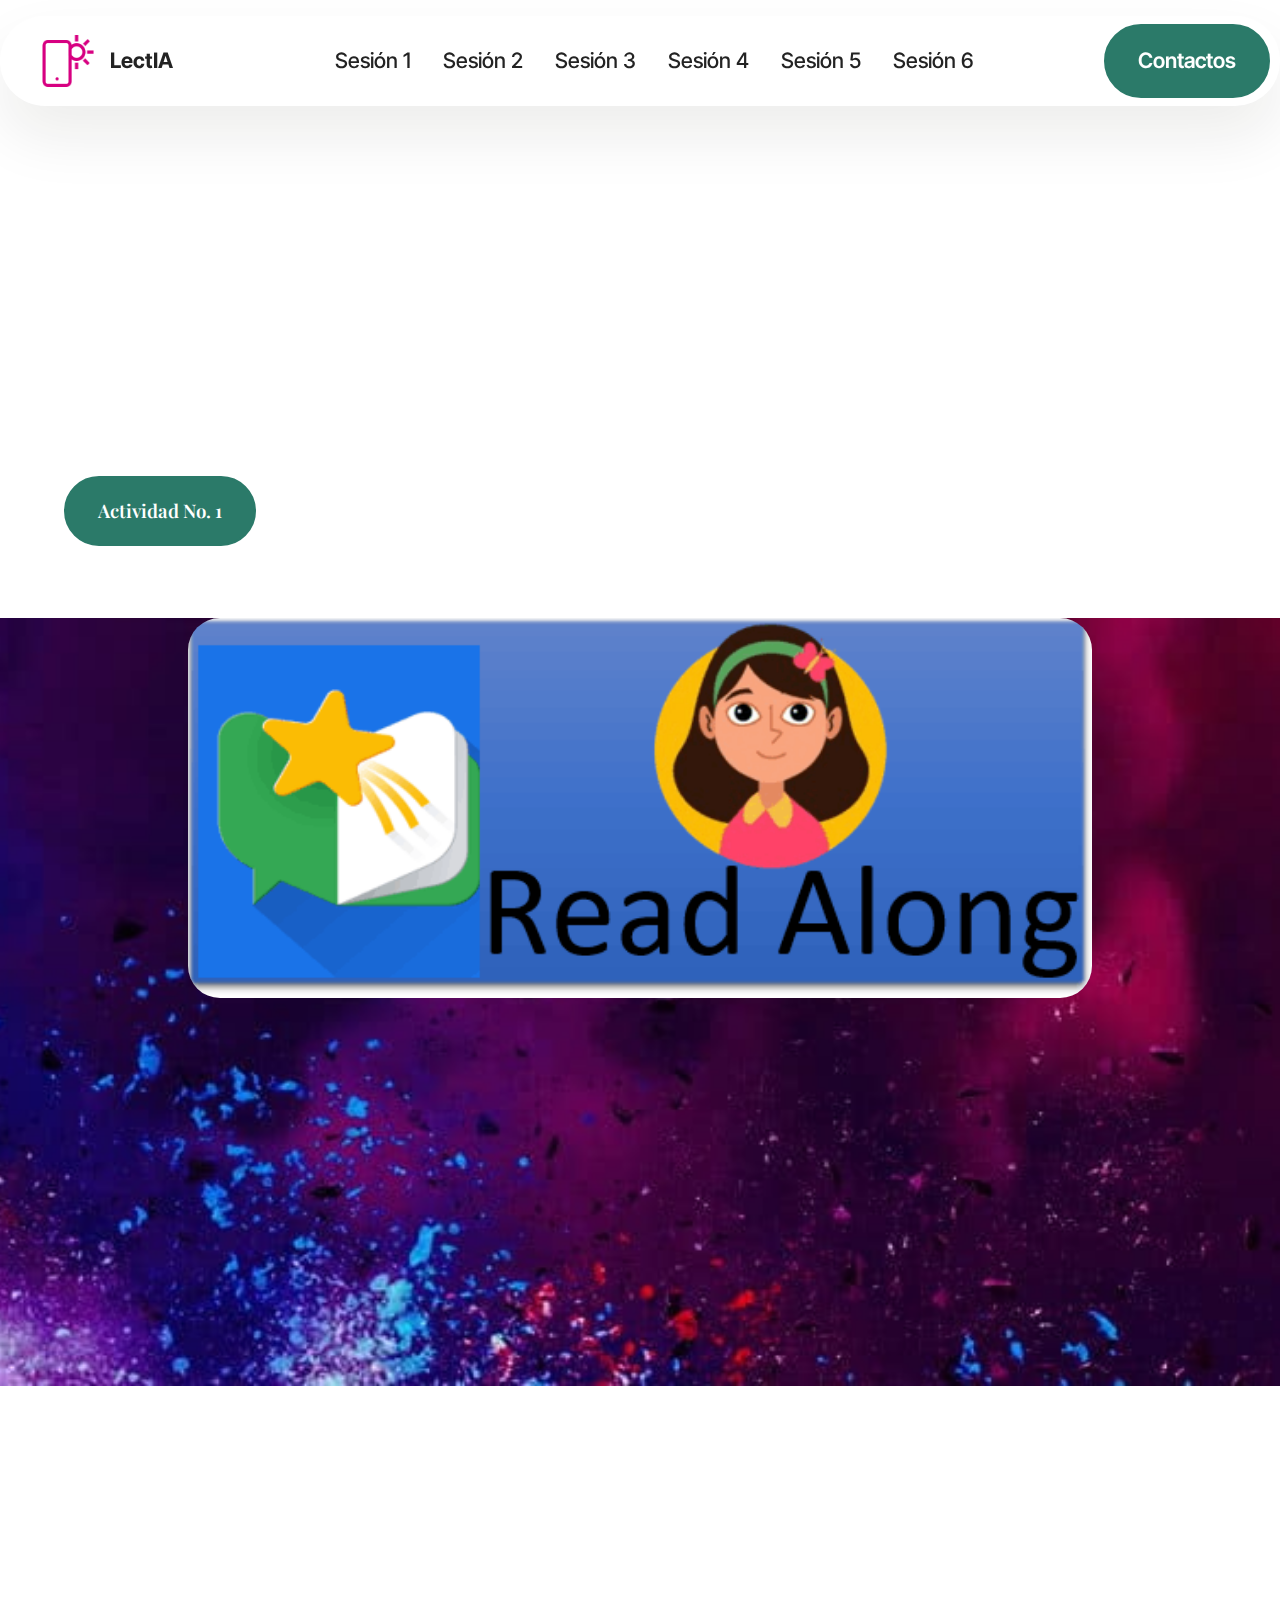
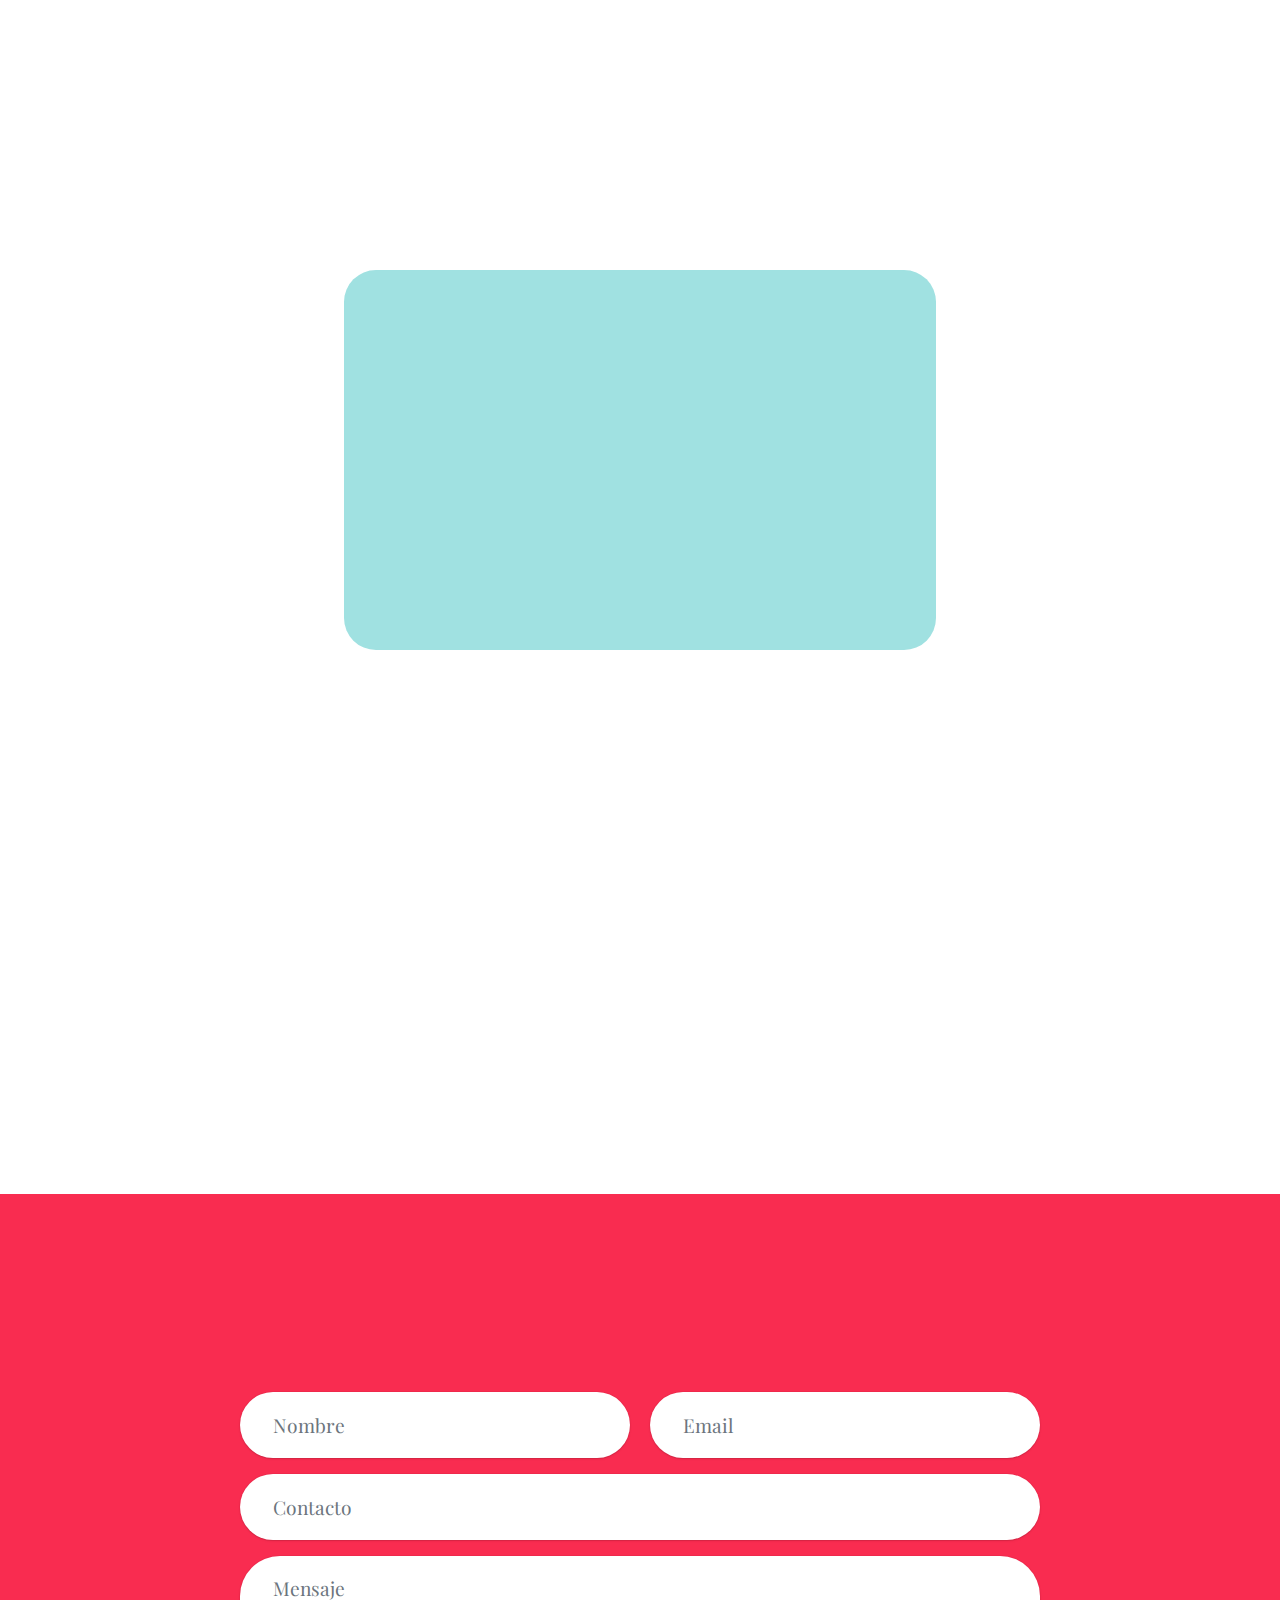
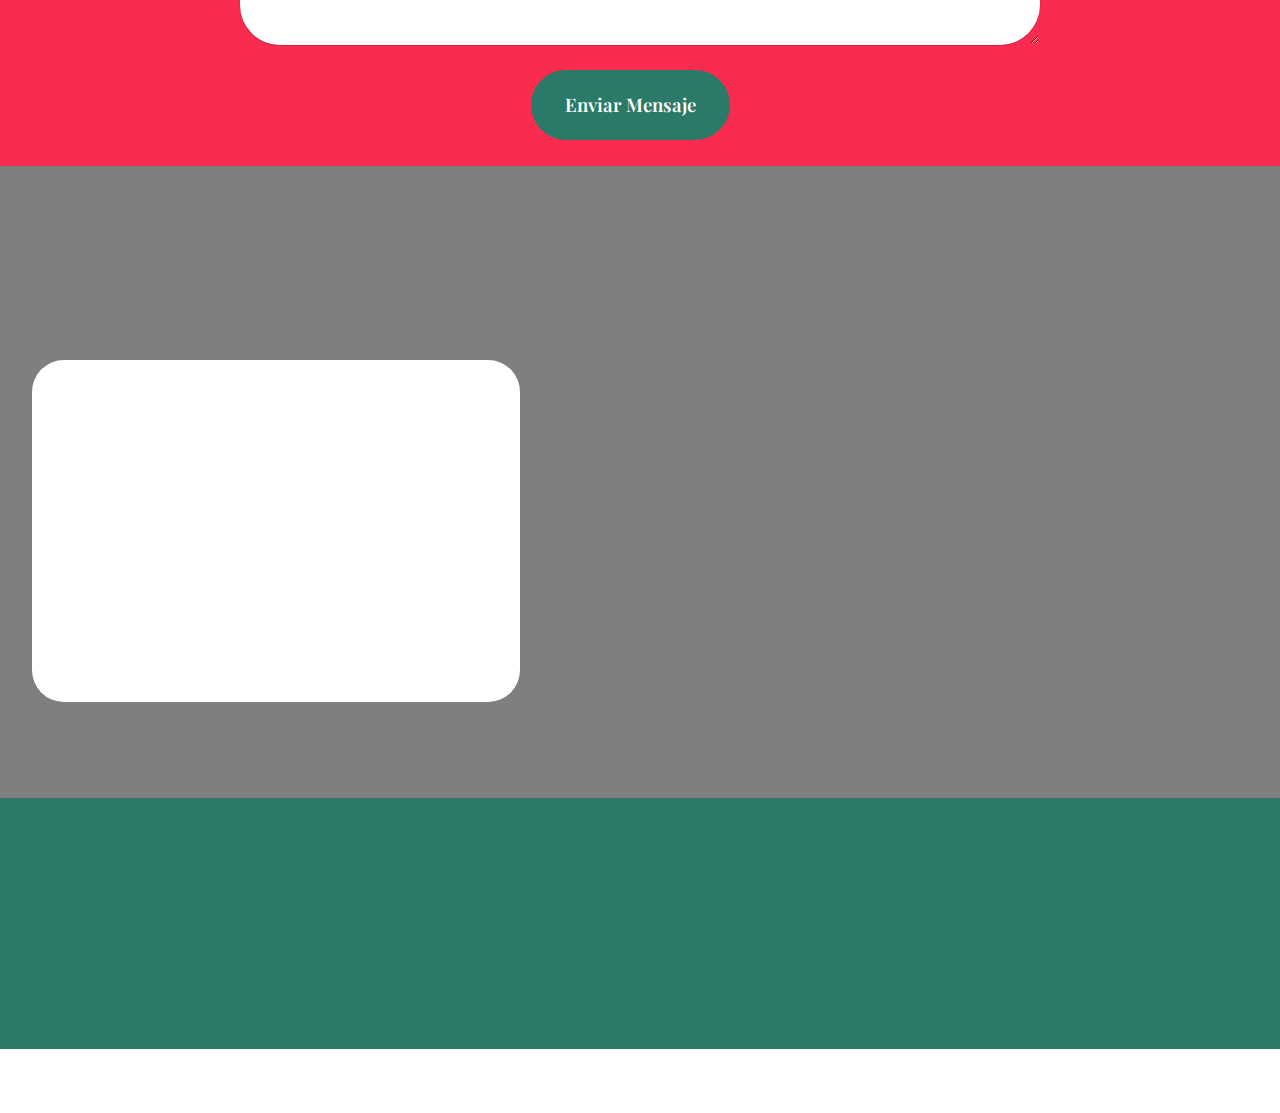
<file: page6.html>
<!DOCTYPE html>
<html  >
<head>
  <!-- Site made with Mobirise Website Builder v6.0.6, https://mobirise.com -->
  <meta charset="UTF-8">
  <meta http-equiv="X-UA-Compatible" content="IE=edge">
  <meta name="generator" content="Mobirise v6.0.6, mobirise.com">
  <meta name="viewport" content="width=device-width, initial-scale=1, minimum-scale=1">
  <link rel="shortcut icon" href="assets/images/logo.png" type="image/x-icon">
  <meta name="description" content="">
  
  
  <title>Sesión No. 5</title>
  <link rel="stylesheet" href="assets/web/assets/mobirise-icons2/mobirise2.css">
  <link rel="stylesheet" href="assets/bootstrap/css/bootstrap.min.css">
  <link rel="stylesheet" href="assets/bootstrap/css/bootstrap-grid.min.css">
  <link rel="stylesheet" href="assets/bootstrap/css/bootstrap-reboot.min.css">
  <link rel="stylesheet" href="assets/parallax/jarallax.css">
  <link rel="stylesheet" href="assets/animatecss/animate.css">
  <link rel="stylesheet" href="assets/dropdown/css/style.css">
  <link rel="stylesheet" href="assets/socicon/css/styles.css">
  <link rel="stylesheet" href="assets/theme/css/style.css">
  <link rel="preload" href="https://fonts.googleapis.com/css?family=Alfa+Slab+One:400&display=swap" as="style" onload="this.onload=null;this.rel='stylesheet'">
  <noscript><link rel="stylesheet" href="https://fonts.googleapis.com/css?family=Alfa+Slab+One:400&display=swap"></noscript>
  <link rel="preload" href="https://fonts.googleapis.com/css?family=Luckiest+Guy:400&display=swap" as="style" onload="this.onload=null;this.rel='stylesheet'">
  <noscript><link rel="stylesheet" href="https://fonts.googleapis.com/css?family=Luckiest+Guy:400&display=swap"></noscript>
  <link rel="preload" href="https://fonts.googleapis.com/css?family=Playfair+Display:400,500,600,700,800,900,400i,500i,600i,700i,800i,900i&display=swap" as="style" onload="this.onload=null;this.rel='stylesheet'">
  <noscript><link rel="stylesheet" href="https://fonts.googleapis.com/css?family=Playfair+Display:400,500,600,700,800,900,400i,500i,600i,700i,800i,900i&display=swap"></noscript>
  <link rel="preload" href="https://fonts.googleapis.com/css?family=Inter+Tight:100,200,300,400,500,600,700,800,900,100i,200i,300i,400i,500i,600i,700i,800i,900i&display=swap" as="style" onload="this.onload=null;this.rel='stylesheet'">
  <noscript><link rel="stylesheet" href="https://fonts.googleapis.com/css?family=Inter+Tight:100,200,300,400,500,600,700,800,900,100i,200i,300i,400i,500i,600i,700i,800i,900i&display=swap"></noscript>
  <link rel="preload" as="style" href="assets/mobirise/css/mbr-additional.css?v=HpJzUo"><link rel="stylesheet" href="assets/mobirise/css/mbr-additional.css?v=HpJzUo" type="text/css">

  
  
  
</head>
<body>
  
  <section data-bs-version="5.1" class="menu menu2 cid-uSRYkkebL7" once="menu" id="menu02-5d">
	

	<nav class="navbar navbar-dropdown navbar-fixed-top navbar-expand-lg">
		<div class="container">
			<div class="navbar-brand">
				<span class="navbar-logo">
					<a href="index.html#contacts02-9">
						<img src="assets/images/logo.png" alt="Mobirise Website Builder" style="height: 3.3rem;">
					</a>
				</span>
				<span class="navbar-caption-wrap"><a class="navbar-caption text-black text-primary display-4" href="index.html">LectIA</a></span>
			</div>
			<button class="navbar-toggler" type="button" data-toggle="collapse" data-bs-toggle="collapse" data-target="#navbarSupportedContent" data-bs-target="#navbarSupportedContent" aria-controls="navbarNavAltMarkup" aria-expanded="false" aria-label="Toggle navigation">
				<div class="hamburger">
					<span></span>
					<span></span>
					<span></span>
					<span></span>
				</div>
			</button>
			<div class="collapse navbar-collapse" id="navbarSupportedContent">
				<ul class="navbar-nav nav-dropdown" data-app-modern-menu="true"><li class="nav-item">
						<a class="nav-link link text-black text-primary display-4" href="page1.html" aria-expanded="false">Sesión 1</a>
					</li><li class="nav-item"><a class="nav-link link text-black text-primary display-4" href="page8.html">Sesión 2</a></li><li class="nav-item"><a class="nav-link link text-black text-primary display-4" href="page4.html">Sesión 3</a></li><li class="nav-item"><a class="nav-link link text-black text-primary display-4" href="page5.html">Sesión 4</a></li>
					<li class="nav-item">
						<a class="nav-link link text-black text-primary display-4" href="page6.html">Sesión 5</a>
					</li><li class="nav-item">
						<a class="nav-link link text-black text-primary display-4" href="page7.html" aria-expanded="false">Sesión 6</a>
					</li></ul>
				
				<div class="navbar-buttons mbr-section-btn"><a class="btn btn-primary display-4" href="index.html#form02-6">Contactos</a></div>
			</div>
		</div>
	</nav>
</section>

<section data-bs-version="5.1" class="header4 cid-uSRYkkJmEq" data-bg-video="https://www.youtube.com/watch?v=o2HyftVzWe0" id="header04-5e">
	

	<div class="mbr-fallback-image disabled"></div>
	<div class="mbr-overlay" style="opacity: 0; background-color: rgb(255, 255, 255);"></div>

	<div class="container-fluid">
		<div class="row justify-content-center">
			<div class="col-12 col-md">
				<div class="text-wrapper">
					<h2 class="mbr-section-title mb-4 mbr-fonts-style display-5">
						<strong>Sesión No. 5</strong></h2>
					<p class="mbr-text mb-4 mbr-fonts-style display-7"><strong>¡Hola! ¿me recuerdas? soy la profe Johana, el&nbsp;</strong>Objetivo de esta sesión será mejorar la fluidez lectora, la pronunciación y la comprensión de textos a través del uso interactivo de la app Read Along, que motiva a los estudiantes a leer en voz alta.<strong><br><br></strong><br><strong>Dale clic en Actividad No. 1.</strong></p>
					<div class="mbr-section-btn mb-4"><a class="btn btn-primary display-7" href="page6.html#header12-6e">Actividad No. 1</a></div>
				</div>
			</div>
			<div class="mbr-figure col-12 col-md-7"><iframe class="mbr-embedded-video" src="https://youtube.com/embed/m0tcNtAyDFk?si=WPBWVjHWUyDYKMNV&amp;loop=1&amp;autoplay=1" width="800" height="600" frameborder="0" allowfullscreen></iframe></div>
		</div>
	</div>
</section>

<section data-bs-version="5.1" class="header12 cid-uSXe9r54hK" id="header12-6e">
  
  

  <div class="text-center container">
    <div class="row mb-4 justify-content-center">
      <div class="col-12 col-md-9">
        <a href="https://readalong.google.com/book/rivet_es_19" target="_blank"><img class="w-100" src="assets/images/asdfasd-533x224.png" alt="Mobirise Website Builder"></a>
      </div>
    </div>
    <div class="row justify-content-center">
      <div class="col-md-12 content-head">
        <h1 class="mbr-section-title mbr-fonts-style mb-4 display-1">Actividad Número 1</h1>
        <p class="mbr-text mbr-fonts-style mb-4 display-7"><strong>
          Ingresa a la aplicación dando clic en el botón verde y sigue las instrucciones de Diya, quien te acompañara en esta aventura. Lee en voz alta el cuento elegido y escucha las observaciones que Diya te haga.  Ella te va a corregir la pronunciación y te dara muchas estrellas como recompensa, cuando la actividad en ReadAlong termine deberás volver a esta pagina y dar clic en continuar en el logo de ¿Quien Quiere Ser Millonario? para realizar un cuestionario interactivo.
        </strong></p>
        <div class="mbr-section-btn mt-4"><a class="btn btn-primary display-7" href="https://readalong.google.com/book/rivet_es_19" target="_blank">Clic aquí</a></div>
      </div>
    </div>
  </div>
</section>

<section data-bs-version="5.1" class="image05 cid-uSXvWtJRRJ" data-bg-video="https://www.youtube.com/watch?v=uFMRWjf1J6w" id="image05-6g">    
    
    <div class="mbr-fallback-image disabled"></div>
    <div class="mbr-overlay" style="opacity: 0; background-color: rgb(255, 255, 255);">
    </div>
    <div class="container">
        <div class="row ">
            <div class="col-12 col-lg-8">
                <div class="image-wrapper mb-4">
                    <a href="https://learningapps.org/watch?v=p5j705san25" target="_blank"><img class="w-100" src="assets/images/capturasdfgsdf-616x336.png" alt="Mobirise Website Builder"></a>
                </div>
                
            </div>
            <div class="col-12 col-lg">
                <p class="mbr-side-description mbr-fonts-style mb-0 align-center display-7">Instrucciones del desafío:<br><br>Queridos estudiantes, antes de comenzar, lean con atención las instrucciones que aparecen en la imagen. Es muy importante que comprendan bien lo que deben hacer.<br><br>Una vez que hayan leído todo, den clic en el botón verde para continuar con el desafío.<br><br>Al finalizar, deberán volver a la sesión 5 y hacer clic en "¡Congratulaciones!" para poder avanzar y comenzar la sesión 6.<br><br>¡Sigan las indicaciones con atención y continúen aprendiendo con entusiasmo!</p>
            </div>
        </div>
    </div>
</section>

<section data-bs-version="5.1" class="header14 cid-uSRYklBSyO" data-bg-video="https://www.youtube.com/watch?v=pQpFebyALV0" id="header14-5i">
	

	<div class="mbr-fallback-image disabled"></div>
	
	<div class="container">
		<div class="row justify-content-center">
			<div class="card col-12 col-md-12 col-lg-6">
				<div class="card-wrapper">
					<div class="card-box align-center">
						<h1 class="card-title mbr-fonts-style mb-4 display-1">FELICIDADES&nbsp;</h1>
						<p class="mbr-text mbr-fonts-style mb-4 display-7"><strong>
							Has completado la sesión número 5<br>Clic en continuar para seguir con la sesión número 6.</strong></p>
						<div class="mbr-section-btn mt-4"><a class="btn btn-primary display-7" href="page7.html">Continuar</a></div>
					</div>
				</div>
			</div>
		</div>
	</div>
</section>

<section data-bs-version="5.1" class="image03 cid-uSRYklOzKQ" id="image04-5j">
    

    <div class="image-block m-auto">
        <img src="assets/images/profesores-1043x443.png" alt="Mobirise">
        
    </div>
</section>

<section data-bs-version="5.1" class="form5 cid-uSRYklUaCu" id="form02-5k">
    
    
    <div class="container">
        <div class="mbr-section-head mb-5">
            <h3 class="mbr-section-title mbr-fonts-style align-center mb-0 display-2">
                <strong>Contactanos</strong></h3>
            <h4 class="mbr-section-subtitle mbr-fonts-style align-center mb-0 mt-4 display-7"><div>Para más información sobre esta estrategia didáctica o su implementación, puede </div><div>comunicarse con nosotros en el siguiente apartado. ¡Estaremos encantados de atenderle!</div></h4>
        </div>
        <div class="row justify-content-center mt-4">
            <div class="col-lg-8 mx-auto mbr-form" data-form-type="formoid">
                <form action="https://mobirise.eu/" method="POST" class="mbr-form form-with-styler" data-form-title="Form Name"><input type="hidden" name="email" data-form-email="true" value="KYDq4ibsS+K97EE2q0hlgDjOGPygErTIH2ULQUmPVIGeQPxsS1f1H6KLV3E2oHu1iCztmJMdBWKlm3NUbj/WOlyK7jFlgVcs0rX74TzDvjp58KyqIoe0A/5b4Tc5F1Oh">
                    <div class="row">
                        <div hidden="hidden" data-form-alert="" class="alert alert-success col-12">Mensaje enviado al correo davidbenavidesing95@gmail.com</div>
                        <div hidden="hidden" data-form-alert-danger="" class="alert alert-danger col-12">
                            Oops...! some problem!
                        </div>
                    </div>
                    <div class="dragArea row">
                        <div class="col-md col-sm-12 form-group mb-3" data-for="name">
                            <input type="text" name="name" placeholder="Nombre" data-form-field="name" class="form-control" value="" id="name-form02-5k">
                        </div>
                        <div class="col-md col-sm-12 form-group mb-3" data-for="email">
                            <input type="email" name="email" placeholder="Email" data-form-field="email" class="form-control" value="" id="email-form02-5k">
                        </div>
                        <div class="col-12 form-group mb-3" data-for="phone">
                            <input type="tel" name="phone" placeholder="Contacto" data-form-field="phone" class="form-control" value="" id="phone-form02-5k">
                        </div>
                        <div class="col-12 form-group mb-3" data-for="textarea">
                            <textarea name="textarea" placeholder="Mensaje" data-form-field="textarea" class="form-control" id="textarea-form02-5k"></textarea>
                        </div>
                        <div class="col-lg-12 col-md-12 col-sm-12 align-center mbr-section-btn"><button type="submit" class="btn btn-primary display-7">Enviar Mensaje</button></div>
                    </div>
                </form>
            </div>
        </div>
    </div>
</section>

<section data-bs-version="5.1" class="contacts2 map1 cid-uSRYkm6fYD mbr-parallax-background" id="contacts02-5l">

    

    <div class="mbr-overlay" style="opacity: 0.5; background-color: rgb(0, 0, 0);"></div>
    <div class="container-fluid">
        <div class="mbr-section-head mb-5">
            <h3 class="mbr-section-title mbr-fonts-style align-center mb-0 display-2">
                <strong>Contactos</strong>
            </h3>
            
        </div>
        <div class="row justify-content-center mt-4">
            <div class="card col-12 col-md-5">
                <div class="card-wrapper">
                    <div class="text-wrapper">
                        <h5 class="cardTitle mbr-fonts-style mb-2 display-5">
                        <strong>Get in touch</strong></h5>
                    <ul class="list mbr-fonts-style display-7">
                        <li class="mbr-text item-wrap"><span style="font-size: calc(1.14rem + 0.26 * ((100vw - 62rem) / 25));">WhatsApp: </span><a href="https://wa.me/12345678910" class="text-primary" style="font-size: calc(1.14rem + 0.26 * ((100vw - 62rem) / 25));">+</a>57 320 724 52 39<br></li>
                        <li class="mbr-text item-wrap">Email: <a href="mailto:info@site.com" class="text-primary">d</a>avidbenavidesing95@gmail.com</li><li class="mbr-text item-wrap"><br></li>
                        <li class="mbr-text item-wrap">Address: </li><li class="mbr-text item-wrap">Carrera 10 # 22 b Pasto (N) Colombia</li><li class="mbr-text item-wrap"><span style="font-size: 1.4rem;">Working hours:</span><br></li><li class="mbr-text item-wrap">8:00AM - 6:00PM</li>
                    </ul>
                    </div>
                </div>
            </div>
            <div class="map-wrapper col-12 col-md-7">
                <div class="google-map"><iframe frameborder="0" style="border:0" src="https://www.google.com/maps/embed?pb=!1m16!1m12!1m3!1d7977.85880499521!2d-77.28475471222156!3d1.2094834951158746!2m3!1f0!2f0!3f0!3m2!1i1024!2i768!4f13.1!2m1!1zMTA1OCBDcmEuIDIyYizCoFBhc3RvLCBOYXJpw7Fv!5e0!3m2!1ses!2sco!4v1754228314758!5m2!1ses!2sco" allowfullscreen=""></iframe></div>
            </div>
        </div>
    </div>
</section>

<section data-bs-version="5.1" class="footer1 programm5 cid-uSRYkmgFqY" once="footers" id="footer03-5m">

        

    

    <div class="container">
        <div class="row">

            <div class="row-links mb-4">
                <ul class="header-menu">
                  
                  
                  
                  
                <li class="header-menu-item mbr-fonts-style display-5"><a href="index.html#header01-7" class="text-danger">About</a></li><li class="header-menu-item mbr-fonts-style display-5"><a href="index.html#features04-w" class="text-danger text-primary">Services</a></li><li class="header-menu-item mbr-fonts-style display-5"><a href="index.html#contacts02-9" class="text-danger">Contacts</a></li><li class="header-menu-item mbr-fonts-style display-5"><a href="index.html#gallery02-v" class="text-danger text-primary">Works</a></li></ul>
              </div>

            <div class="col-12">
                <div class="social-row">
                    <div class="soc-item">
                        <a href="https://mobiri.se/" target="_blank">
                            <span class="mbr-iconfont socicon socicon-facebook display-7"></span>
                        </a>
                    </div>
                    <div class="soc-item">
                        <a href="https://mobiri.se/" target="_blank">
                            <span class="mbr-iconfont socicon-twitter socicon"></span>
                        </a>
                    </div>
                    <div class="soc-item">
                        <a href="https://mobiri.se/" target="_blank">
                            <span class="mbr-iconfont socicon-instagram socicon"></span>
                        </a>
                    </div>
                    <div class="soc-item">
                        <a href="https://mobiri.se/" target="_blank">
                            <span class="mbr-iconfont socicon-tiktok socicon"></span>
                        </a>
                    </div>
                    <div class="soc-item">
                        <a href="https://mobiri.se/" target="_blank">
                            <span class="mbr-iconfont socicon-youtube socicon"></span>
                        </a>
                    </div>
                </div>
            </div>
            <div class="col-12 mt-5">
                <p class="mbr-fonts-style copyright display-7">
                    © Copyright 2030 Mobirise - All Rights Reserved
                </p>
            </div>
        </div>
    </div>
</section><section class="display-7" style="padding: 0;align-items: center;justify-content: center;flex-wrap: wrap;    align-content: center;display: flex;position: relative;height: 4rem;"><a href="https://mobiri.se/" style="flex: 1 1;height: 4rem;position: absolute;width: 100%;z-index: 1;"><img alt="" style="height: 4rem;" src="[data-uri]"></a><p style="margin: 0;text-align: center;" class="display-7">&#8204;</p><a style="z-index:1" href="https://mobirise.com/builder/ai-website-maker.html">Best AI Website Maker</a></section><script src="assets/bootstrap/js/bootstrap.bundle.min.js"></script>  <script src="assets/parallax/jarallax.js"></script>  <script src="assets/smoothscroll/smooth-scroll.js"></script>  <script src="assets/ytplayer/index.js"></script>  <script src="assets/dropdown/js/navbar-dropdown.js"></script>  <script src="assets/vimeoplayer/player.js"></script>  <script src="assets/theme/js/script.js"></script>  <script src="assets/formoid/formoid.min.js"></script>  
  
  
 <div id="scrollToTop" class="scrollToTop mbr-arrow-up"><a style="text-align: center;"><i class="mbr-arrow-up-icon mbr-arrow-up-icon-cm cm-icon cm-icon-smallarrow-up"></i></a></div>
    <input name="animation" type="hidden">
  </body>
</html>
</file>
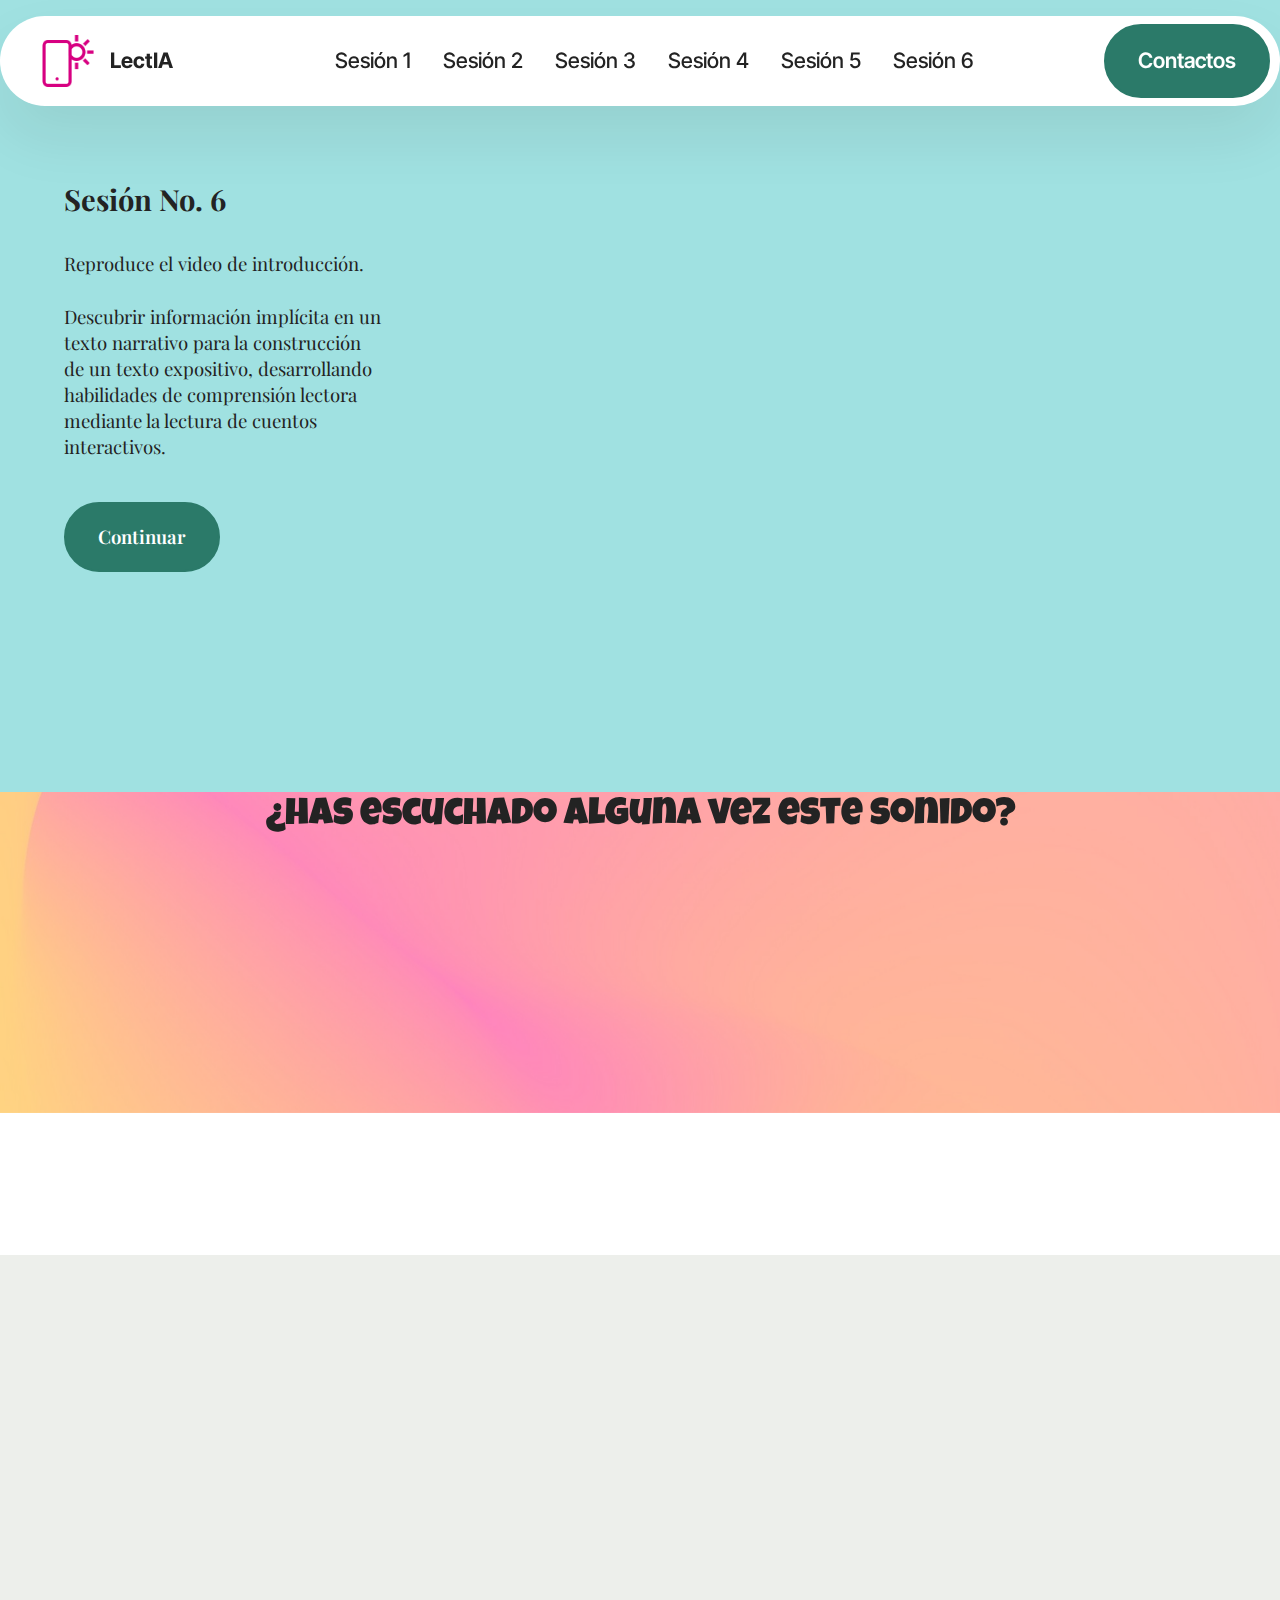
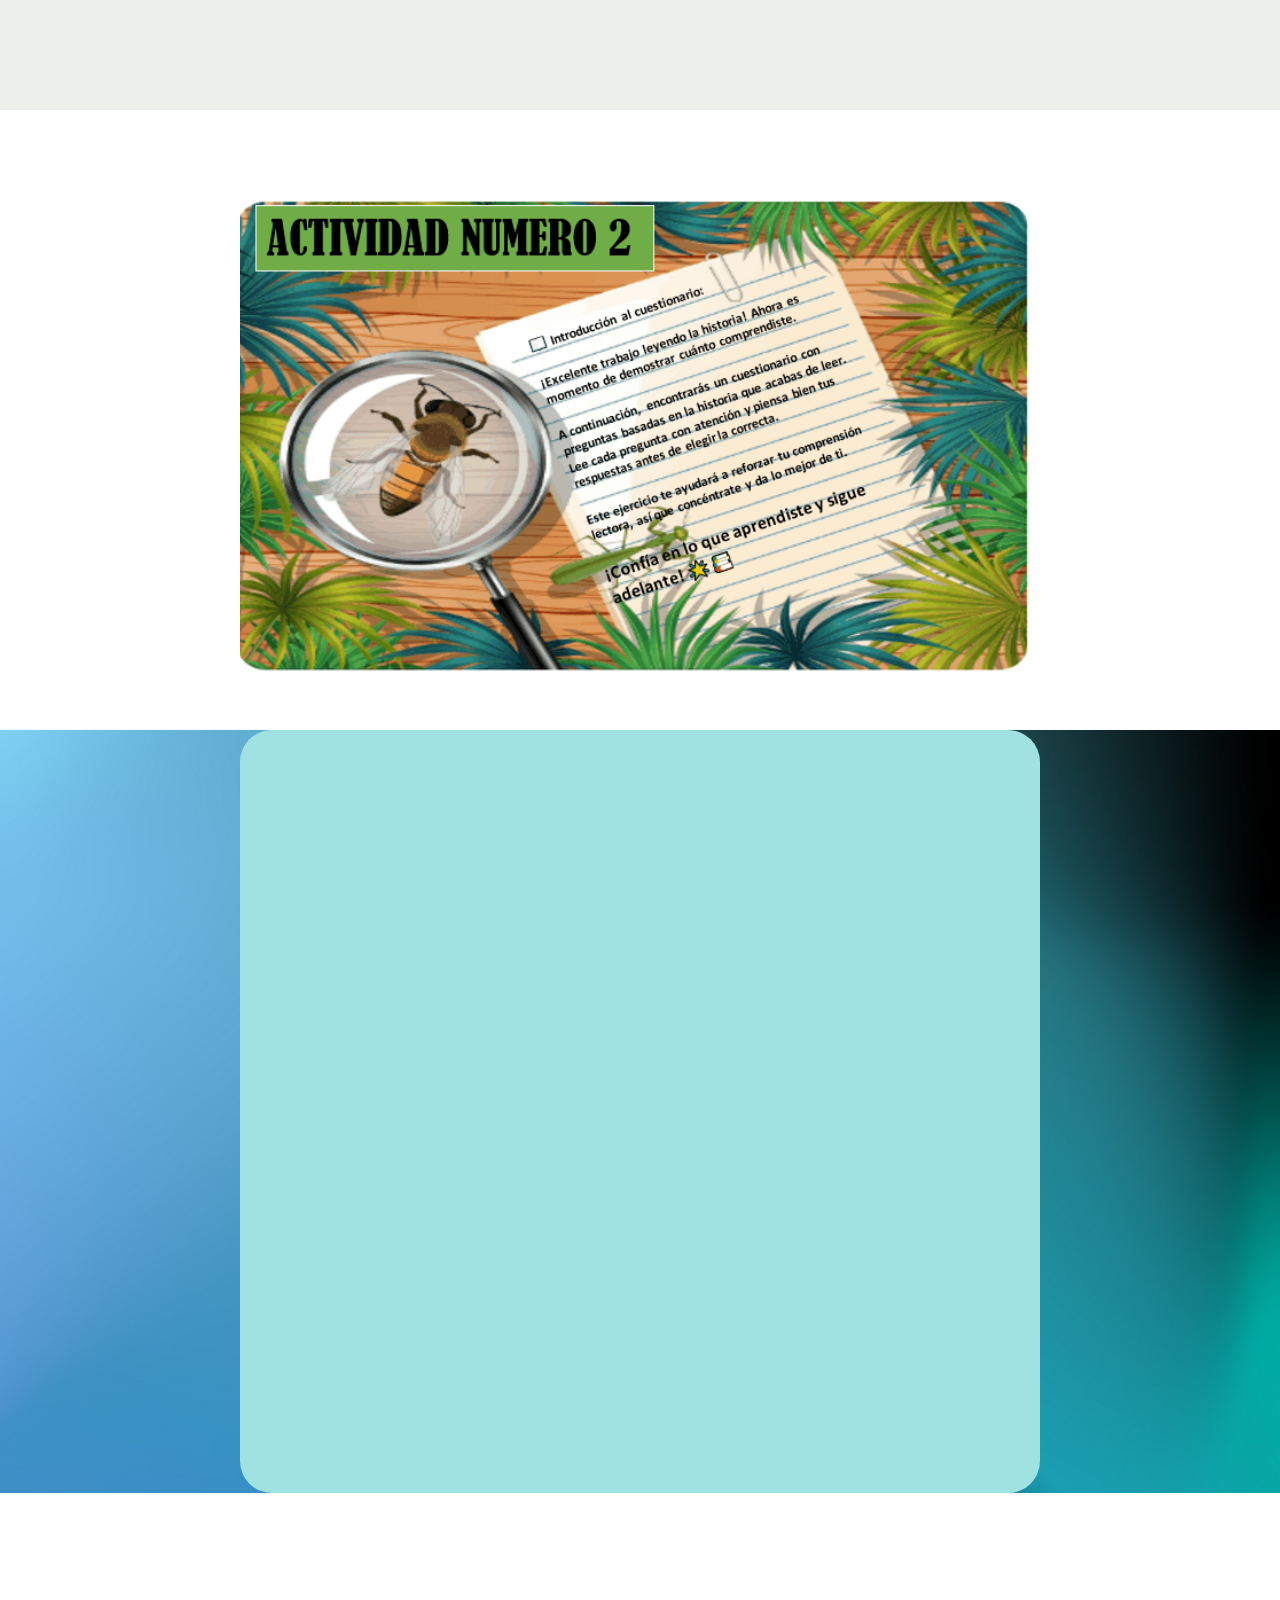
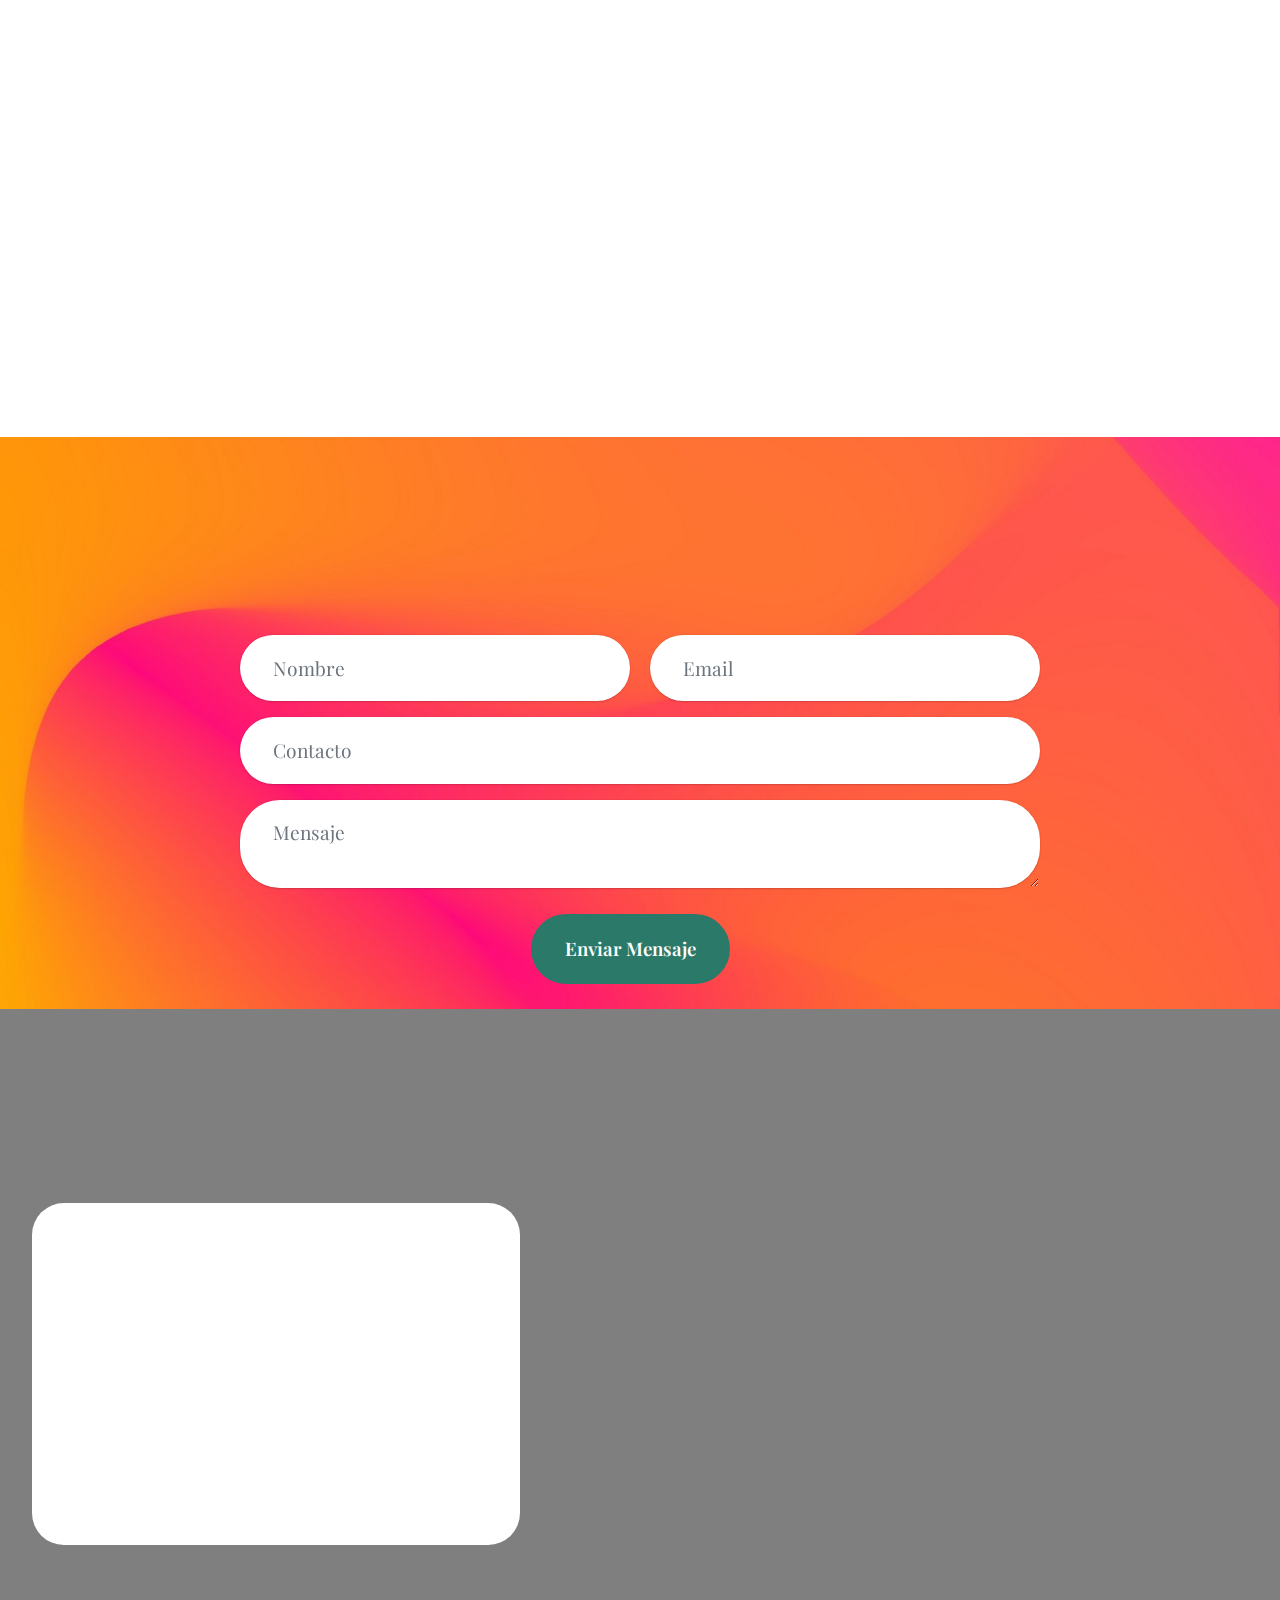
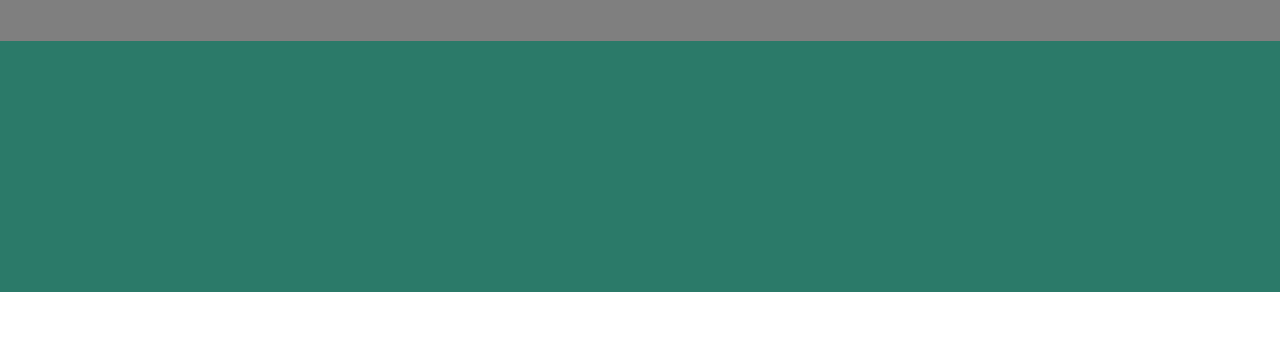
<file: page7.html>
<!DOCTYPE html>
<html  >
<head>
  <!-- Site made with Mobirise Website Builder v6.0.6, https://mobirise.com -->
  <meta charset="UTF-8">
  <meta http-equiv="X-UA-Compatible" content="IE=edge">
  <meta name="generator" content="Mobirise v6.0.6, mobirise.com">
  <meta name="viewport" content="width=device-width, initial-scale=1, minimum-scale=1">
  <link rel="shortcut icon" href="assets/images/logo.png" type="image/x-icon">
  <meta name="description" content="">
  
  
  <title>Sesión No. 6</title>
  <link rel="stylesheet" href="assets/web/assets/mobirise-icons2/mobirise2.css">
  <link rel="stylesheet" href="assets/bootstrap/css/bootstrap.min.css">
  <link rel="stylesheet" href="assets/bootstrap/css/bootstrap-grid.min.css">
  <link rel="stylesheet" href="assets/bootstrap/css/bootstrap-reboot.min.css">
  <link rel="stylesheet" href="assets/parallax/jarallax.css">
  <link rel="stylesheet" href="assets/animatecss/animate.css">
  <link rel="stylesheet" href="assets/dropdown/css/style.css">
  <link rel="stylesheet" href="assets/socicon/css/styles.css">
  <link rel="stylesheet" href="assets/theme/css/style.css">
  <link rel="preload" href="https://fonts.googleapis.com/css?family=Alfa+Slab+One:400&display=swap" as="style" onload="this.onload=null;this.rel='stylesheet'">
  <noscript><link rel="stylesheet" href="https://fonts.googleapis.com/css?family=Alfa+Slab+One:400&display=swap"></noscript>
  <link rel="preload" href="https://fonts.googleapis.com/css?family=Luckiest+Guy:400&display=swap" as="style" onload="this.onload=null;this.rel='stylesheet'">
  <noscript><link rel="stylesheet" href="https://fonts.googleapis.com/css?family=Luckiest+Guy:400&display=swap"></noscript>
  <link rel="preload" href="https://fonts.googleapis.com/css?family=Playfair+Display:400,500,600,700,800,900,400i,500i,600i,700i,800i,900i&display=swap" as="style" onload="this.onload=null;this.rel='stylesheet'">
  <noscript><link rel="stylesheet" href="https://fonts.googleapis.com/css?family=Playfair+Display:400,500,600,700,800,900,400i,500i,600i,700i,800i,900i&display=swap"></noscript>
  <link rel="preload" href="https://fonts.googleapis.com/css?family=Inter+Tight:100,200,300,400,500,600,700,800,900,100i,200i,300i,400i,500i,600i,700i,800i,900i&display=swap" as="style" onload="this.onload=null;this.rel='stylesheet'">
  <noscript><link rel="stylesheet" href="https://fonts.googleapis.com/css?family=Inter+Tight:100,200,300,400,500,600,700,800,900,100i,200i,300i,400i,500i,600i,700i,800i,900i&display=swap"></noscript>
  <link rel="preload" as="style" href="assets/mobirise/css/mbr-additional.css?v=tymgCm"><link rel="stylesheet" href="assets/mobirise/css/mbr-additional.css?v=tymgCm" type="text/css">

  
  
  
</head>
<body>
  
  <section data-bs-version="5.1" class="menu menu2 cid-uSQLpDxthG" once="menu" id="menu02-35">
	

	<nav class="navbar navbar-dropdown navbar-fixed-top navbar-expand-lg">
		<div class="container">
			<div class="navbar-brand">
				<span class="navbar-logo">
					<a href="index.html#contacts02-9">
						<img src="assets/images/logo.png" alt="Mobirise Website Builder" style="height: 3.3rem;">
					</a>
				</span>
				<span class="navbar-caption-wrap"><a class="navbar-caption text-black text-primary display-4" href="index.html">LectIA</a></span>
			</div>
			<button class="navbar-toggler" type="button" data-toggle="collapse" data-bs-toggle="collapse" data-target="#navbarSupportedContent" data-bs-target="#navbarSupportedContent" aria-controls="navbarNavAltMarkup" aria-expanded="false" aria-label="Toggle navigation">
				<div class="hamburger">
					<span></span>
					<span></span>
					<span></span>
					<span></span>
				</div>
			</button>
			<div class="collapse navbar-collapse" id="navbarSupportedContent">
				<ul class="navbar-nav nav-dropdown" data-app-modern-menu="true"><li class="nav-item">
						<a class="nav-link link text-black text-primary display-4" href="page1.html" aria-expanded="false">Sesión 1</a>
					</li><li class="nav-item"><a class="nav-link link text-black text-primary display-4" href="page8.html">Sesión 2</a></li><li class="nav-item"><a class="nav-link link text-black text-primary display-4" href="page4.html">Sesión 3</a></li><li class="nav-item"><a class="nav-link link text-black text-primary display-4" href="page5.html">Sesión 4</a></li>
					<li class="nav-item">
						<a class="nav-link link text-black text-primary display-4" href="page6.html">Sesión 5</a>
					</li><li class="nav-item">
						<a class="nav-link link text-black text-primary display-4" href="page7.html" aria-expanded="false">Sesión 6</a>
					</li></ul>
				
				<div class="navbar-buttons mbr-section-btn"><a class="btn btn-primary display-4" href="index.html#form02-6">Contactos</a></div>
			</div>
		</div>
	</nav>
</section>

<section data-bs-version="5.1" class="header4 cid-uSQLpDZtyY" id="header04-36">
	

	
	

	<div class="container-fluid">
		<div class="row justify-content-center">
			<div class="col-12 col-md">
				<div class="text-wrapper">
					<h2 class="mbr-section-title mb-4 mbr-fonts-style display-5">
						<strong>Sesión No. 6</strong></h2>
					<p class="mbr-text mb-4 mbr-fonts-style display-7">Reproduce el video de introducción.<br><br>Descubrir información implícita en un texto narrativo para la construcción de un texto expositivo, desarrollando habilidades de comprensión lectora mediante la lectura de cuentos interactivos.</p>
					<div class="mbr-section-btn mb-4"><a class="btn btn-primary display-7" href="page7.html#video05-6k">Continuar</a></div>
				</div>
			</div>
			<div class="mbr-figure col-12 col-md-8"><iframe class="mbr-embedded-video" src="https://youtube.com/embed/HktnueT242I?si=uGpVCYBD4k685_P7&amp;loop=1&amp;autoplay=1" width="800" height="600" frameborder="0" allowfullscreen></iframe></div>
		</div>
	</div>
</section>

<section data-bs-version="5.1" class="video05 cid-uSXE0pQwrJ mbr-parallax-background" id="video05-6k">
    

    
    <div class="mbr-overlay" style="opacity: 0.5; background-color: rgb(255, 255, 255);">
    </div>

    <div class="container">
        <div class="row justify-content-center">
          <div class="col-12">
            <div class="title-wrapper mb-5">
                <h4 class="mbr-section-maintitle mbr-fonts-style mb-0 display-2">¿has escuchado alguna vez este sonido?</h4>
            </div>
          </div>
            <div class="col-12 col-md">
                <div class="text-wrapper">
                    <h2 class="mb-4 mbr-fonts-style mbr-section-title display-5">
                    <strong>📝INSTRUCCIONES</strong></h2>
                    <p class="mbr-text mb-4 mbr-fonts-style display-7">&nbsp;A continuación, vas a ver un video en YouTube activa el sonido<br>Es muy importante que lo escuches con mucha atención<br><br>🔹 No adelantes ni cierres el video antes de tiempo<br><br>Cuando termines de ver el video, podrás avanzar a la lectura, para ello deberás deslizar hacia abajo la pagina y encontraras las instrucciones para realizar la actividad.<br><br>¡Tú puedes! 💪📚</p>
                    
                </div>
            </div>
            <div class="col-12 col-md-6 video-block">
                <div class="mbr-figure"><iframe class="mbr-embedded-video" src="https://www.youtube.com/embed/jVOIALVO_MA?rel=0&amp;amp;mute=1&amp;showinfo=0&amp;autoplay=1&amp;loop=1&amp;playlist=jVOIALVO_MA" width="1280" height="720" frameborder="0" allowfullscreen></iframe></div>
                
            </div>
        </div>
    </div>
</section>

<section data-bs-version="5.1" class="features027 cid-uSXFB4pWOr" id="features027-6l">
	

	
	

	<div class="container">
		


		<div class="row justify-content-center  blockContent">
			<div class="col-12 col-lg">
				<div class="item features-without-image col-12 col-md-12 col-lg-12 active">
					<div class="item-wrapper">
						<div class="item-content">
							
							<h4 class="card-title mbr-fonts-style display-5">
								<strong>ACTIVIDAD 1</strong><strong><br></strong></h4>
							<p class="card-text mbr-fonts-style mt-0 mb-0 display-7">A continuación, vas a ver leer una historia relacionada con el tema que estamos trabajando.<br><br>Es muy importante que lo leas con mucha atención, ya que al finalizar se te presentará un cuestionario con preguntas sobre lo que viste y aprendiste en la historia.<br>Recuerda que este material te ayudará a entender mejor el tema, así que concéntrate y da lo mejor de ti.
<br>Cuando termines de leer la historia, podrás avanzar al cuestionario.
<br>¡Tú puedes! 💪📚<br></p>
							
						</div>

					</div>
				</div>
				
				
			</div>
			<div class="col-12 col-lg-6">
				<div class="image-wrapper">
					<a href="https://storyweaver.org.in/es/stories/20208-why-do-bees-buzz?mode=read" target="_blank"><img class="w-100" src="assets/images/captura-767x521.png" alt="Mobirise Website Builder"></a>
				</div>
			</div>

		</div>
	</div>
</section>

<section data-bs-version="5.1" class="header15 cid-uSXGOOEt4c" data-bg-video="https://www.youtube.com/watch?v=LcF6ut-1M94" id="header15-6n">
	

	<div class="mbr-fallback-image disabled"></div>
	
	<div class="container">
		<div class="row justify-content-center">
			<div class="card col-12 col-lg-8">
				<div class="card-wrapper wrap">
					<div class="card-box align-center">
						<h1 class="card-title mbr-fonts-style mb-4 display-2">
							<br><br><br><br><br></h1>
						<p class="mbr-text mbr-fonts-style mb-4 display-7">.</p>
						<div class="mbr-section-btn mt-4"><a class="btn btn-primary display-7" href="https://learningapps.org/watch?v=p75jvtdmc25" target="_blank">CUESTIONARIO</a></div>
					</div>
				</div>
			</div>
		</div>
	</div>
</section>

<section data-bs-version="5.1" class="header14 cid-uSXOU5ArYz" id="header14-6o">
	

	
	
	<div class="container">
		<div class="row justify-content-center">
			<div class="card col-12 col-md-12 col-lg-8">
				<div class="card-wrapper">
					<div class="card-box align-center">
						<h1 class="card-title mbr-fonts-style mb-4 display-2">COMPLETASTE TODAS LAS SESIONES</h1>
						<p class="mbr-text mbr-fonts-style mb-4 display-7">🎉<strong> ¡Felicidades por completar LectIA! 🎉<br>Queridos estudiantes:<br></strong><br><strong>¡Lo lograron! Han llegado al final de las 6 sesiones de nuestra estrategia didáctica LectIA. Queremos felicitarles por su esfuerzo, dedicación y compromiso durante todo este proceso.<br><br>A lo largo de cada sesión, demostraron interés por la lectura, mejoraron sus habilidades de comprensión y usaron la tecnología como una herramienta para aprender de forma divertida e inteligente.<br><br>Les agradecemos por su participación activa, por leer con atención, responder con responsabilidad y, sobre todo, por creer en su capacidad para seguir aprendiendo cada día.<br><br>Recuerden que la lectura abre puertas a nuevos mundos y que cada historia les deja una enseñanza. ¡Sigan leyendo, explorando y creciendo!</strong><br><br>📚 <strong>¡Gracias por ser parte de LectIA!<br>💡 ¡Tu mente lee, entiende y brilla!</strong></p>
						
					</div>
				</div>
			</div>
		</div>
	</div>
</section>

<section data-bs-version="5.1" class="image03 cid-uSXAVllLJl" id="image04-6i">
    

    <div class="image-block m-auto">
        <img src="assets/images/profesores-1043x443.png" alt="Mobirise">
        
    </div>
</section>

<section data-bs-version="5.1" class="form5 cid-uSQLpESTUM" id="form02-39">
    
    <div class="mbr-overlay"></div>
    <div class="container">
        <div class="mbr-section-head mb-5">
            <h3 class="mbr-section-title mbr-fonts-style align-center mb-0 display-2">
                CONTACTANOS</h3>
            <h4 class="mbr-section-subtitle mbr-fonts-style align-center mb-0 mt-4 display-7"><div>Para más información sobre esta estrategia didáctica o su implementación, puede </div><div>comunicarse con nosotros en el siguiente apartado. ¡Estaremos encantados de atenderle!</div></h4>
        </div>
        <div class="row justify-content-center mt-4">
            <div class="col-lg-8 mx-auto mbr-form" data-form-type="formoid">
                <form action="https://mobirise.eu/" method="POST" class="mbr-form form-with-styler" data-form-title="Form Name"><input type="hidden" name="email" data-form-email="true" value="j4Lf3U8Xtqim9KiuS/1LN/sH0iBojHMApu2Ep6c9woz8oUjzkL8Ecstv2uPIgcUqrRcIpeMRGRKkuNt4jBl4cooidulu/QYWKilcKbBL8dbtzDQtTF0DhsC91u2YVRTa">
                    <div class="row">
                        <div hidden="hidden" data-form-alert="" class="alert alert-success col-12">Mensaje enviado al correo davidbenavidesing95@gmail.com</div>
                        <div hidden="hidden" data-form-alert-danger="" class="alert alert-danger col-12">
                            Oops...! some problem!
                        </div>
                    </div>
                    <div class="dragArea row">
                        <div class="col-md col-sm-12 form-group mb-3" data-for="name">
                            <input type="text" name="name" placeholder="Nombre" data-form-field="name" class="form-control" value="" id="name-form02-39">
                        </div>
                        <div class="col-md col-sm-12 form-group mb-3" data-for="email">
                            <input type="email" name="email" placeholder="Email" data-form-field="email" class="form-control" value="" id="email-form02-39">
                        </div>
                        <div class="col-12 form-group mb-3" data-for="phone">
                            <input type="tel" name="phone" placeholder="Contacto" data-form-field="phone" class="form-control" value="" id="phone-form02-39">
                        </div>
                        <div class="col-12 form-group mb-3" data-for="textarea">
                            <textarea name="textarea" placeholder="Mensaje" data-form-field="textarea" class="form-control" id="textarea-form02-39"></textarea>
                        </div>
                        <div class="col-lg-12 col-md-12 col-sm-12 align-center mbr-section-btn"><button type="submit" class="btn btn-primary display-7">Enviar Mensaje</button></div>
                    </div>
                </form>
            </div>
        </div>
    </div>
</section>

<section data-bs-version="5.1" class="contacts2 map1 cid-uSQLpFa0Hq mbr-parallax-background" id="contacts02-3a">

    

    <div class="mbr-overlay" style="opacity: 0.5; background-color: rgb(0, 0, 0);"></div>
    <div class="container-fluid">
        <div class="mbr-section-head mb-5">
            <h3 class="mbr-section-title mbr-fonts-style align-center mb-0 display-2">MÁS INFORMACIÓN</h3>
            
        </div>
        <div class="row justify-content-center mt-4">
            <div class="card col-12 col-md-5">
                <div class="card-wrapper">
                    <div class="text-wrapper">
                        <h5 class="cardTitle mbr-fonts-style mb-2 display-5">
                        <strong>Get in touch</strong></h5>
                    <ul class="list mbr-fonts-style display-7">
                        <li class="mbr-text item-wrap"><span style="font-size: calc(1.14rem + 0.26 * ((100vw - 62rem) / 25));">WhatsApp: </span><a href="https://wa.me/12345678910" class="text-primary" style="font-size: calc(1.14rem + 0.26 * ((100vw - 62rem) / 25));">+</a>57 320 724 52 39<br></li>
                        <li class="mbr-text item-wrap">Email: <a href="mailto:info@site.com" class="text-primary">d</a>avidbenavidesing95@gmail.com</li><li class="mbr-text item-wrap"><br></li>
                        <li class="mbr-text item-wrap">Address: </li><li class="mbr-text item-wrap">Carrera 10 # 22 b Pasto (N) Colombia</li><li class="mbr-text item-wrap"><span style="font-size: 1.4rem;">Working hours:</span><br></li><li class="mbr-text item-wrap">8:00AM - 6:00PM</li>
                    </ul>
                    </div>
                </div>
            </div>
            <div class="map-wrapper col-12 col-md-7">
                <div class="google-map"><iframe frameborder="0" style="border:0" src="https://www.google.com/maps/embed?pb=!1m16!1m12!1m3!1d7977.85880499521!2d-77.28475471222156!3d1.2094834951158746!2m3!1f0!2f0!3f0!3m2!1i1024!2i768!4f13.1!2m1!1zMTA1OCBDcmEuIDIyYizCoFBhc3RvLCBOYXJpw7Fv!5e0!3m2!1ses!2sco!4v1754228314758!5m2!1ses!2sco" allowfullscreen=""></iframe></div>
            </div>
        </div>
    </div>
</section>

<section data-bs-version="5.1" class="footer1 programm5 cid-uSQLpFunuJ" once="footers" id="footer03-3b">

        

    

    <div class="container">
        <div class="row">

            <div class="row-links mb-4">
                <ul class="header-menu">
                  
                  
                  
                  
                <li class="header-menu-item mbr-fonts-style display-5"><a href="index.html#header01-7" class="text-danger">About</a></li><li class="header-menu-item mbr-fonts-style display-5"><a href="index.html#features04-w" class="text-danger text-primary">Services</a></li><li class="header-menu-item mbr-fonts-style display-5"><a href="index.html#contacts02-9" class="text-danger">Contacts</a></li><li class="header-menu-item mbr-fonts-style display-5"><a href="index.html#gallery02-v" class="text-danger text-primary">Works</a></li></ul>
              </div>

            <div class="col-12">
                <div class="social-row">
                    <div class="soc-item">
                        <a href="https://mobiri.se/" target="_blank">
                            <span class="mbr-iconfont socicon socicon-facebook display-7"></span>
                        </a>
                    </div>
                    <div class="soc-item">
                        <a href="https://mobiri.se/" target="_blank">
                            <span class="mbr-iconfont socicon-twitter socicon"></span>
                        </a>
                    </div>
                    <div class="soc-item">
                        <a href="https://mobiri.se/" target="_blank">
                            <span class="mbr-iconfont socicon-instagram socicon"></span>
                        </a>
                    </div>
                    <div class="soc-item">
                        <a href="https://mobiri.se/" target="_blank">
                            <span class="mbr-iconfont socicon-tiktok socicon"></span>
                        </a>
                    </div>
                    <div class="soc-item">
                        <a href="https://mobiri.se/" target="_blank">
                            <span class="mbr-iconfont socicon-youtube socicon"></span>
                        </a>
                    </div>
                </div>
            </div>
            <div class="col-12 mt-5">
                <p class="mbr-fonts-style copyright display-7">
                    © Copyright 2030 Mobirise - All Rights Reserved
                </p>
            </div>
        </div>
    </div>
</section><section class="display-7" style="padding: 0;align-items: center;justify-content: center;flex-wrap: wrap;    align-content: center;display: flex;position: relative;height: 4rem;"><a href="https://mobiri.se/" style="flex: 1 1;height: 4rem;position: absolute;width: 100%;z-index: 1;"><img alt="" style="height: 4rem;" src="[data-uri]"></a><p style="margin: 0;text-align: center;" class="display-7">&#8204;</p><a style="z-index:1" href="https://mobirise.com/builder/ai-website-generator.html">AI Website Generator</a></section><script src="assets/bootstrap/js/bootstrap.bundle.min.js"></script>  <script src="assets/parallax/jarallax.js"></script>  <script src="assets/smoothscroll/smooth-scroll.js"></script>  <script src="assets/ytplayer/index.js"></script>  <script src="assets/dropdown/js/navbar-dropdown.js"></script>  <script src="assets/vimeoplayer/player.js"></script>  <script src="assets/theme/js/script.js"></script>  <script src="assets/formoid/formoid.min.js"></script>  
  
  
 <div id="scrollToTop" class="scrollToTop mbr-arrow-up"><a style="text-align: center;"><i class="mbr-arrow-up-icon mbr-arrow-up-icon-cm cm-icon cm-icon-smallarrow-up"></i></a></div>
    <input name="animation" type="hidden">
  </body>
</html>
</file>
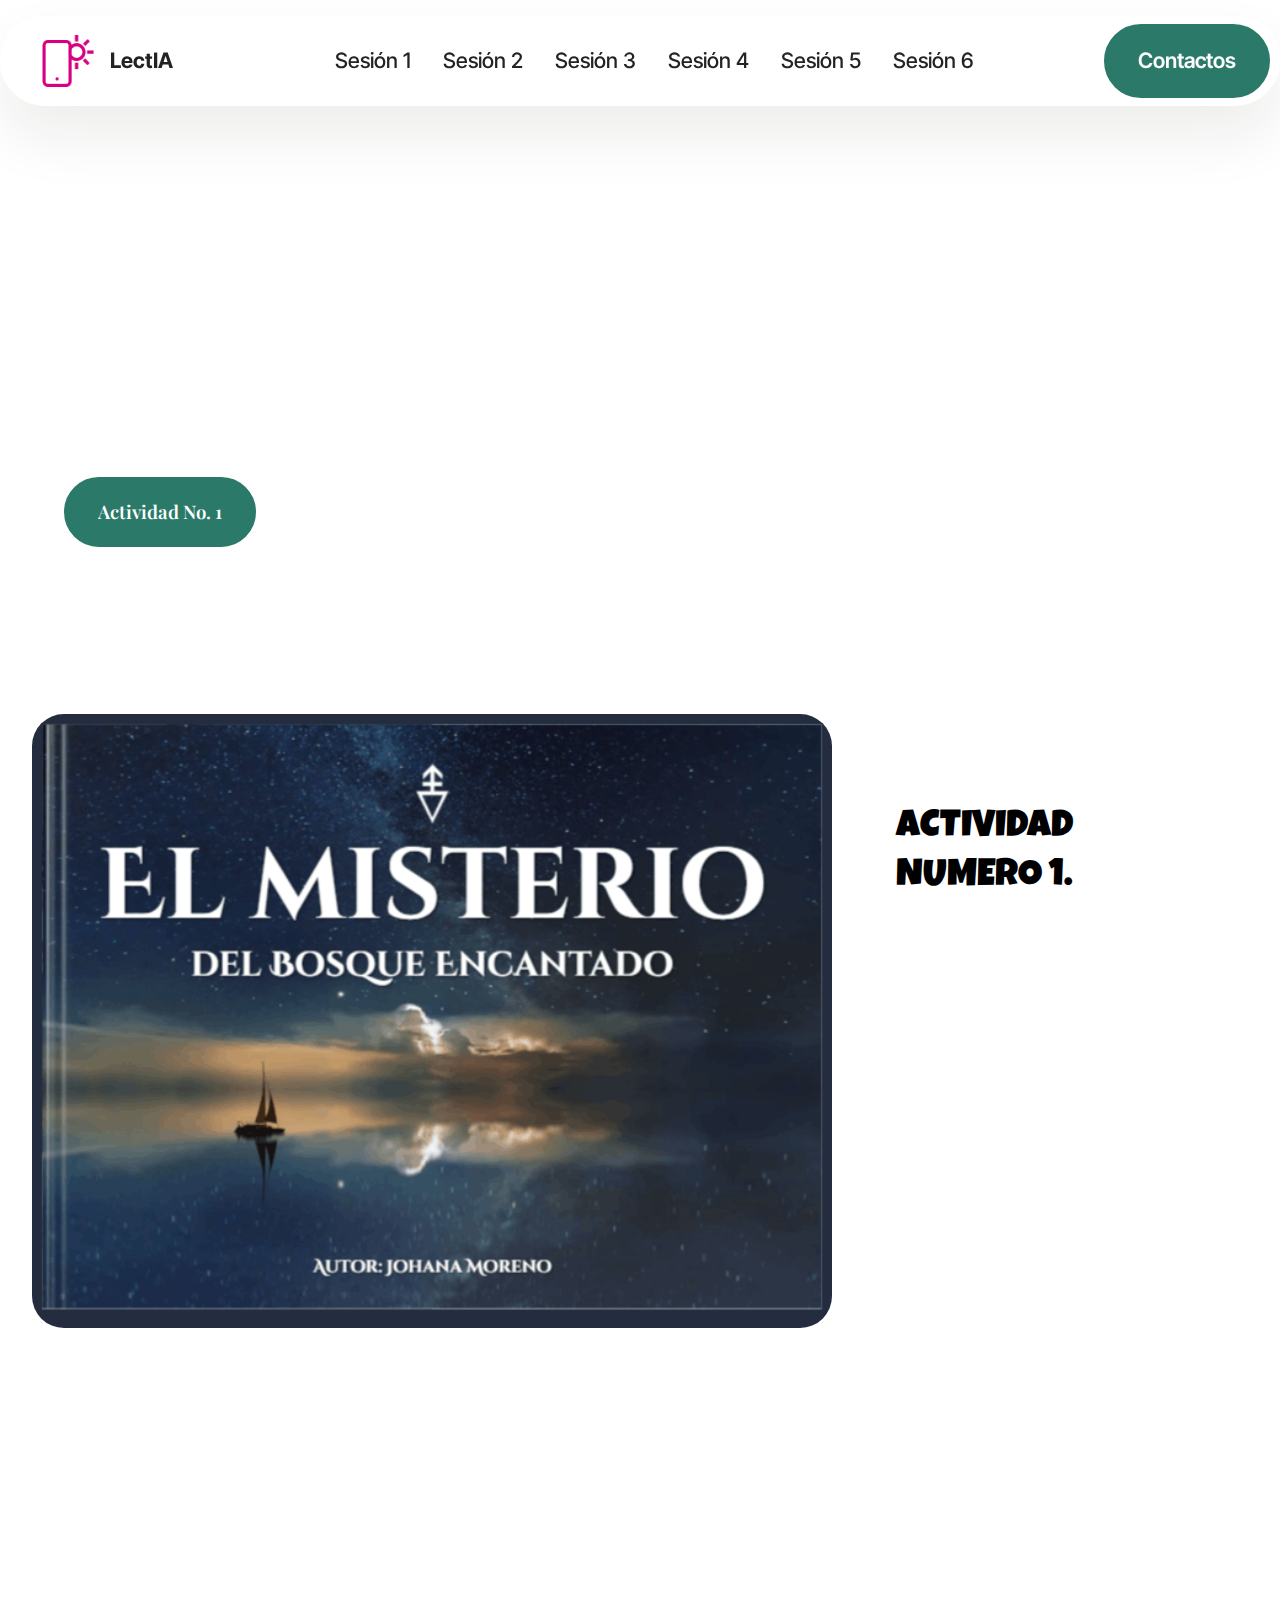
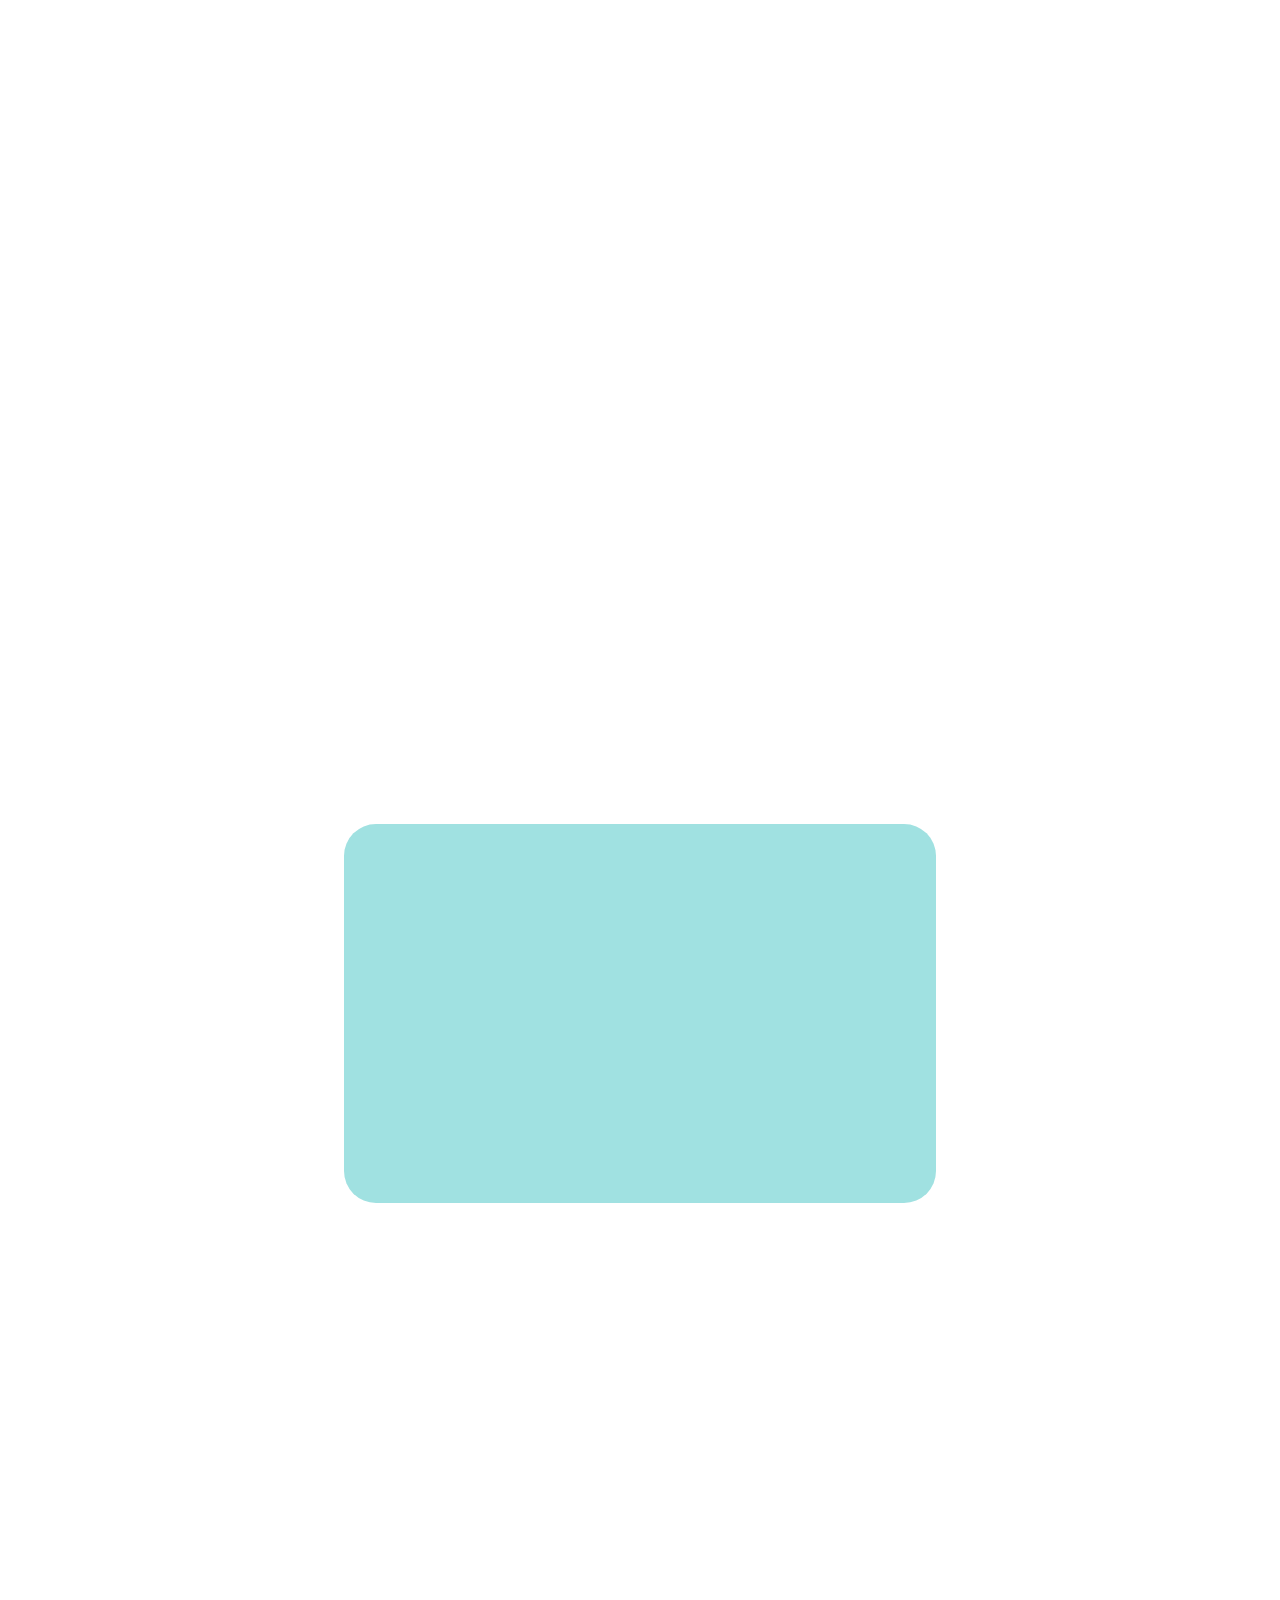
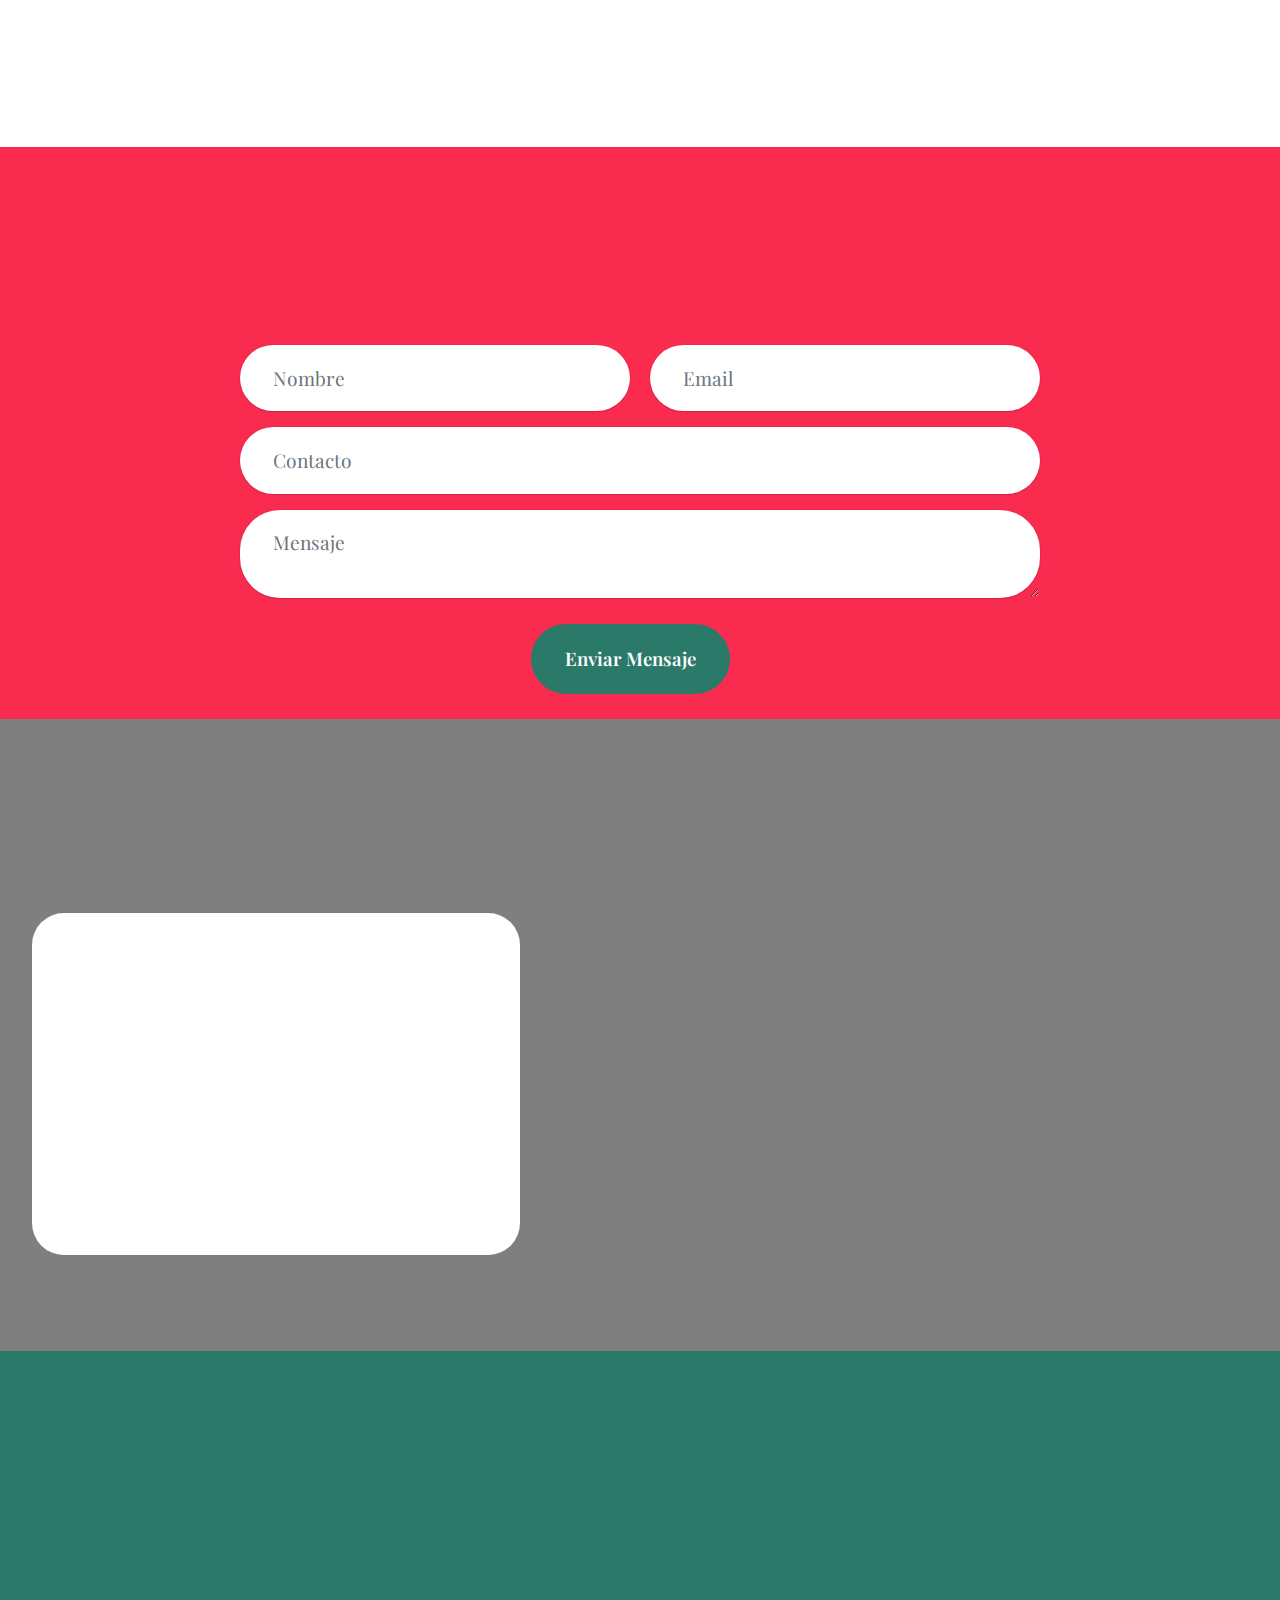
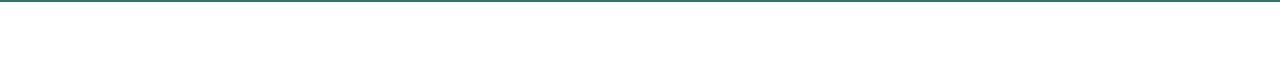
<file: page8.html>
<!DOCTYPE html>
<html  >
<head>
  <!-- Site made with Mobirise Website Builder v6.0.6, https://mobirise.com -->
  <meta charset="UTF-8">
  <meta http-equiv="X-UA-Compatible" content="IE=edge">
  <meta name="generator" content="Mobirise v6.0.6, mobirise.com">
  <meta name="viewport" content="width=device-width, initial-scale=1, minimum-scale=1">
  <link rel="shortcut icon" href="assets/images/logo.png" type="image/x-icon">
  <meta name="description" content="">
  
  
  <title>Sesión No. 2</title>
  <link rel="stylesheet" href="assets/web/assets/mobirise-icons2/mobirise2.css">
  <link rel="stylesheet" href="assets/bootstrap/css/bootstrap.min.css">
  <link rel="stylesheet" href="assets/bootstrap/css/bootstrap-grid.min.css">
  <link rel="stylesheet" href="assets/bootstrap/css/bootstrap-reboot.min.css">
  <link rel="stylesheet" href="assets/parallax/jarallax.css">
  <link rel="stylesheet" href="assets/animatecss/animate.css">
  <link rel="stylesheet" href="assets/dropdown/css/style.css">
  <link rel="stylesheet" href="assets/socicon/css/styles.css">
  <link rel="stylesheet" href="assets/theme/css/style.css">
  <link rel="preload" href="https://fonts.googleapis.com/css?family=Alfa+Slab+One:400&display=swap" as="style" onload="this.onload=null;this.rel='stylesheet'">
  <noscript><link rel="stylesheet" href="https://fonts.googleapis.com/css?family=Alfa+Slab+One:400&display=swap"></noscript>
  <link rel="preload" href="https://fonts.googleapis.com/css?family=Luckiest+Guy:400&display=swap" as="style" onload="this.onload=null;this.rel='stylesheet'">
  <noscript><link rel="stylesheet" href="https://fonts.googleapis.com/css?family=Luckiest+Guy:400&display=swap"></noscript>
  <link rel="preload" href="https://fonts.googleapis.com/css?family=Playfair+Display:400,500,600,700,800,900,400i,500i,600i,700i,800i,900i&display=swap" as="style" onload="this.onload=null;this.rel='stylesheet'">
  <noscript><link rel="stylesheet" href="https://fonts.googleapis.com/css?family=Playfair+Display:400,500,600,700,800,900,400i,500i,600i,700i,800i,900i&display=swap"></noscript>
  <link rel="preload" href="https://fonts.googleapis.com/css?family=Inter+Tight:100,200,300,400,500,600,700,800,900,100i,200i,300i,400i,500i,600i,700i,800i,900i&display=swap" as="style" onload="this.onload=null;this.rel='stylesheet'">
  <noscript><link rel="stylesheet" href="https://fonts.googleapis.com/css?family=Inter+Tight:100,200,300,400,500,600,700,800,900,100i,200i,300i,400i,500i,600i,700i,800i,900i&display=swap"></noscript>
  <link rel="preload" as="style" href="assets/mobirise/css/mbr-additional.css?v=NvGWY6"><link rel="stylesheet" href="assets/mobirise/css/mbr-additional.css?v=NvGWY6" type="text/css">

  
  
  
</head>
<body>
  
  <section data-bs-version="5.1" class="menu menu2 cid-uSS0nYzoTw" once="menu" id="menu02-5x">
	

	<nav class="navbar navbar-dropdown navbar-fixed-top navbar-expand-lg">
		<div class="container">
			<div class="navbar-brand">
				<span class="navbar-logo">
					<a href="index.html#contacts02-9">
						<img src="assets/images/logo.png" alt="Mobirise Website Builder" style="height: 3.3rem;">
					</a>
				</span>
				<span class="navbar-caption-wrap"><a class="navbar-caption text-black text-primary display-4" href="index.html">LectIA</a></span>
			</div>
			<button class="navbar-toggler" type="button" data-toggle="collapse" data-bs-toggle="collapse" data-target="#navbarSupportedContent" data-bs-target="#navbarSupportedContent" aria-controls="navbarNavAltMarkup" aria-expanded="false" aria-label="Toggle navigation">
				<div class="hamburger">
					<span></span>
					<span></span>
					<span></span>
					<span></span>
				</div>
			</button>
			<div class="collapse navbar-collapse" id="navbarSupportedContent">
				<ul class="navbar-nav nav-dropdown" data-app-modern-menu="true"><li class="nav-item">
						<a class="nav-link link text-black text-primary display-4" href="page1.html" aria-expanded="false">Sesión 1</a>
					</li><li class="nav-item"><a class="nav-link link text-black text-primary display-4" href="page8.html">Sesión 2</a></li><li class="nav-item"><a class="nav-link link text-black text-primary display-4" href="page4.html">Sesión 3</a></li><li class="nav-item"><a class="nav-link link text-black text-primary display-4" href="page5.html">Sesión 4</a></li>
					<li class="nav-item">
						<a class="nav-link link text-black text-primary display-4" href="page6.html">Sesión 5</a>
					</li><li class="nav-item">
						<a class="nav-link link text-black text-primary display-4" href="page7.html" aria-expanded="false">Sesión 6</a>
					</li></ul>
				
				<div class="navbar-buttons mbr-section-btn"><a class="btn btn-primary display-4" href="index.html#form02-6">Contactos</a></div>
			</div>
		</div>
	</nav>
</section>

<section data-bs-version="5.1" class="header4 cid-uSS0nZbGJW" data-bg-video="https://www.youtube.com/watch?v=RG2kKOct6IU" id="header04-5y">
	

	<div class="mbr-fallback-image disabled"></div>
	<div class="mbr-overlay" style="opacity: 0; background-color: rgb(255, 255, 255);"></div>

	<div class="container-fluid">
		<div class="row justify-content-center">
			<div class="col-12 col-md">
				<div class="text-wrapper">
					<h2 class="mbr-section-title mb-4 mbr-fonts-style display-5">
						<strong><br></strong><br><strong>Sesión Número 2</strong></h2>
					<p class="mbr-text mb-4 mbr-fonts-style display-7"><strong>Hola, mi nombre es Julian te acompañaré en esta aventura.<br>Primero reproduce el video de introducción, presta atención a mis instrucciones, luego da clic en el botón verde llamado Actividad No.1.<br></strong><br></p>
					<div class="mbr-section-btn mb-4"><a class="btn btn-primary display-7" href="page8.html#header01-68">Actividad No. 1</a></div>
				</div>
			</div>
			<div class="mbr-figure col-12 col-md-7"><iframe class="mbr-embedded-video" src="https://youtube.com/embed/-fX1zU2F94E?si=eAEGqJFXkm_MU4Pu&amp;loop=1&amp;autoplay=1" width="800" height="600" frameborder="0" allowfullscreen></iframe></div>
		</div>
	</div>
</section>

<section data-bs-version="5.1" class="header1 cid-uSS2b8m2Bz" data-bg-video="https://www.youtube.com/watch?v=iD5nmanrx3M" id="header01-68">
	

	<div class="mbr-fallback-image disabled"></div>
	

	<div class="container-fluid">
		<div class="row justify-content-center">
			<div class="col-12 col-md-12 col-lg-8 image-wrapper">
				<a href="https://read.bookcreator.com/AYz3YgFEG3Mbd8u3TDuTnYBSsTh1/DUBGrF95Tg-z6IZTg8KooA/DLbR-7gASZaqcvPl_74Xvw" target="_blank"><img class="w-100" src="assets/images/captura-650x499.png" alt="Mobirise Website Builder"></a>
			</div>
			<div class="col-12 col-lg col-md-12">
				<div class="text-wrapper align-left">
					<h1 class="mbr-section-title mbr-fonts-style mb-4 display-2">
						ACTIVIDAD NUMERO 1.</h1>
					<p class="mbr-text mbr-fonts-style mb-4 display-7"><strong>Lee o escucha atentamente la historia que tenemos preparada para ti, accede a ella dando clic en la imagen o en el botón blanco que aparece aquí abajo, cuando hallas terminado vuelve a esta pagina desliza hacia abajo y encontrarás la actividad.&nbsp;</strong><br></p>
					<div class="mbr-section-btn mt-3"><a class="btn btn-primary display-7" href="https://read.bookcreator.com/AYz3YgFEG3Mbd8u3TDuTnYBSsTh1/DUBGrF95Tg-z6IZTg8KooA/DLbR-7gASZaqcvPl_74Xvw" target="_blank">Historia</a></div>
				</div>
			</div>
		</div>
	</div>
</section>

<section data-bs-version="5.1" class="header13 cid-uSS9ZCubcN" data-bg-video="https://www.youtube.com/watch?v=7FAMtEckTMM" id="header13-69">
  

  <div class="mbr-fallback-image disabled"></div>
  

  <div class="align-center container">
    <div class="row justify-content-center">
      <div class="col-md-12 mb-5 content-head">
        <h1 class="mbr-section-title mbr-fonts-style display-1">Actividad Numero 2</h1>
        <p class="mbr-text mbr-fonts-style mt-4 display-7">¡Crea tu propio final de cuento!
<br>
<br>En esta actividad vas a imaginar y escribir el final de una historia usando la aplicación BookCreator, ten en cuenta las consideraciones que se presentan en la imagen adjunta a esta sección.
<br>Si aún no tienes una cuenta, puedes registrarte con tu correo personal o el correo de tu colegio.</p>
        <div class="mbr-section-btn mt-4"><a class="btn btn-primary display-7" href="https://app.bookcreator.com/sign-in?utm_campaign=New%20users%20from%20website&utm_source=homepage&utm_medium=button&utm_term=student&utm_content=sign-in" target="_blank">Ir&nbsp; a BookCreator</a></div>
      </div>
    </div>

    <div class="row justify-content-center">
      <div class="col-12 col-md-6">
        <a href="https://app.bookcreator.com/sign-in?utm_campaign=New%20users%20from%20website&utm_source=homepage&utm_medium=button&utm_term=student&utm_content=sign-in" target="_blank"><img src="assets/images/captura-removebg-preview-626x399.png" alt="Mobirise Website Builder" title=""></a>
      </div>
    </div>
  </div>
</section>

<section data-bs-version="5.1" class="header14 cid-uSS0o147yf" data-bg-video="https://www.youtube.com/watch?v=pQpFebyALV0" id="header14-62">
	

	<div class="mbr-fallback-image disabled"></div>
	
	<div class="container">
		<div class="row justify-content-center">
			<div class="card col-12 col-md-12 col-lg-6">
				<div class="card-wrapper">
					<div class="card-box align-center">
						<h1 class="card-title mbr-fonts-style mb-4 display-1">FELICIDADES&nbsp;</h1>
						<p class="mbr-text mbr-fonts-style mb-4 display-7"><strong>
							Has completado la segunda sesión<br>Clic en continuar para seguir con la sesión número 3.</strong></p>
						<div class="mbr-section-btn mt-4"><a class="btn btn-primary display-7" href="page4.html">Continuar</a></div>
					</div>
				</div>
			</div>
		</div>
	</div>
</section>

<section data-bs-version="5.1" class="image03 cid-uSS0o1mUaF" id="image04-63">
    

    <div class="image-block m-auto">
        <img src="assets/images/profesores-1043x443.png" alt="Mobirise">
        
    </div>
</section>

<section data-bs-version="5.1" class="form5 cid-uSS0o2ae7n" id="form02-64">
    
    
    <div class="container">
        <div class="mbr-section-head mb-5">
            <h3 class="mbr-section-title mbr-fonts-style align-center mb-0 display-2">
                <strong>Contactanos</strong></h3>
            <h4 class="mbr-section-subtitle mbr-fonts-style align-center mb-0 mt-4 display-7"><div>Para más información sobre esta estrategia didáctica o su implementación, puede </div><div>comunicarse con nosotros en el siguiente apartado. ¡Estaremos encantados de atenderle!</div></h4>
        </div>
        <div class="row justify-content-center mt-4">
            <div class="col-lg-8 mx-auto mbr-form" data-form-type="formoid">
                <form action="https://mobirise.eu/" method="POST" class="mbr-form form-with-styler" data-form-title="Form Name"><input type="hidden" name="email" data-form-email="true" value="OQg3bU1BRAG3eFrXFrBBeXA0A+YnroYV0ObeEWoa9+hptVNm37RWqhK/GZGl82NtzKK13UnqTXfd9Vgn9GHKM9Pf1bLlRPR1E7ENMXP4Ow+ESQobslGMLcpSRwsUrqpj">
                    <div class="row">
                        <div hidden="hidden" data-form-alert="" class="alert alert-success col-12">Mensaje enviado al correo davidbenavidesing95@gmail.com</div>
                        <div hidden="hidden" data-form-alert-danger="" class="alert alert-danger col-12">
                            Oops...! some problem!
                        </div>
                    </div>
                    <div class="dragArea row">
                        <div class="col-md col-sm-12 form-group mb-3" data-for="name">
                            <input type="text" name="name" placeholder="Nombre" data-form-field="name" class="form-control" value="" id="name-form02-64">
                        </div>
                        <div class="col-md col-sm-12 form-group mb-3" data-for="email">
                            <input type="email" name="email" placeholder="Email" data-form-field="email" class="form-control" value="" id="email-form02-64">
                        </div>
                        <div class="col-12 form-group mb-3" data-for="phone">
                            <input type="tel" name="phone" placeholder="Contacto" data-form-field="phone" class="form-control" value="" id="phone-form02-64">
                        </div>
                        <div class="col-12 form-group mb-3" data-for="textarea">
                            <textarea name="textarea" placeholder="Mensaje" data-form-field="textarea" class="form-control" id="textarea-form02-64"></textarea>
                        </div>
                        <div class="col-lg-12 col-md-12 col-sm-12 align-center mbr-section-btn"><button type="submit" class="btn btn-primary display-7">Enviar Mensaje</button></div>
                    </div>
                </form>
            </div>
        </div>
    </div>
</section>

<section data-bs-version="5.1" class="contacts2 map1 cid-uSS0o2vOSJ mbr-parallax-background" id="contacts02-65">

    

    <div class="mbr-overlay" style="opacity: 0.5; background-color: rgb(0, 0, 0);"></div>
    <div class="container-fluid">
        <div class="mbr-section-head mb-5">
            <h3 class="mbr-section-title mbr-fonts-style align-center mb-0 display-2">
                <strong>Contactos</strong>
            </h3>
            
        </div>
        <div class="row justify-content-center mt-4">
            <div class="card col-12 col-md-5">
                <div class="card-wrapper">
                    <div class="text-wrapper">
                        <h5 class="cardTitle mbr-fonts-style mb-2 display-5">
                        <strong>Get in touch</strong></h5>
                    <ul class="list mbr-fonts-style display-7">
                        <li class="mbr-text item-wrap"><span style="font-size: calc(1.14rem + 0.26 * ((100vw - 62rem) / 25));">WhatsApp: </span><a href="https://wa.me/12345678910" class="text-primary" style="font-size: calc(1.14rem + 0.26 * ((100vw - 62rem) / 25));">+</a>57 320 724 52 39<br></li>
                        <li class="mbr-text item-wrap">Email: <a href="mailto:info@site.com" class="text-primary">d</a>avidbenavidesing95@gmail.com</li><li class="mbr-text item-wrap"><br></li>
                        <li class="mbr-text item-wrap">Address: </li><li class="mbr-text item-wrap">Carrera 10 # 22 b Pasto (N) Colombia</li><li class="mbr-text item-wrap"><span style="font-size: 1.4rem;">Working hours:</span><br></li><li class="mbr-text item-wrap">8:00AM - 6:00PM</li>
                    </ul>
                    </div>
                </div>
            </div>
            <div class="map-wrapper col-12 col-md-7">
                <div class="google-map"><iframe frameborder="0" style="border:0" src="https://www.google.com/maps/embed?pb=!1m16!1m12!1m3!1d7977.85880499521!2d-77.28475471222156!3d1.2094834951158746!2m3!1f0!2f0!3f0!3m2!1i1024!2i768!4f13.1!2m1!1zMTA1OCBDcmEuIDIyYizCoFBhc3RvLCBOYXJpw7Fv!5e0!3m2!1ses!2sco!4v1754228314758!5m2!1ses!2sco" allowfullscreen=""></iframe></div>
            </div>
        </div>
    </div>
</section>

<section data-bs-version="5.1" class="footer1 programm5 cid-uSS0o34M6c" once="footers" id="footer03-66">

        

    

    <div class="container">
        <div class="row">

            <div class="row-links mb-4">
                <ul class="header-menu">
                  
                  
                  
                  
                <li class="header-menu-item mbr-fonts-style display-5"><a href="index.html#header01-7" class="text-danger">About</a></li><li class="header-menu-item mbr-fonts-style display-5"><a href="index.html#features04-w" class="text-danger text-primary">Services</a></li><li class="header-menu-item mbr-fonts-style display-5"><a href="index.html#contacts02-9" class="text-danger">Contacts</a></li><li class="header-menu-item mbr-fonts-style display-5"><a href="index.html#gallery02-v" class="text-danger text-primary">Works</a></li></ul>
              </div>

            <div class="col-12">
                <div class="social-row">
                    <div class="soc-item">
                        <a href="https://mobiri.se/" target="_blank">
                            <span class="mbr-iconfont socicon socicon-facebook display-7"></span>
                        </a>
                    </div>
                    <div class="soc-item">
                        <a href="https://mobiri.se/" target="_blank">
                            <span class="mbr-iconfont socicon-twitter socicon"></span>
                        </a>
                    </div>
                    <div class="soc-item">
                        <a href="https://mobiri.se/" target="_blank">
                            <span class="mbr-iconfont socicon-instagram socicon"></span>
                        </a>
                    </div>
                    <div class="soc-item">
                        <a href="https://mobiri.se/" target="_blank">
                            <span class="mbr-iconfont socicon-tiktok socicon"></span>
                        </a>
                    </div>
                    <div class="soc-item">
                        <a href="https://mobiri.se/" target="_blank">
                            <span class="mbr-iconfont socicon-youtube socicon"></span>
                        </a>
                    </div>
                </div>
            </div>
            <div class="col-12 mt-5">
                <p class="mbr-fonts-style copyright display-7">
                    © Copyright 2030 Mobirise - All Rights Reserved
                </p>
            </div>
        </div>
    </div>
</section><section class="display-7" style="padding: 0;align-items: center;justify-content: center;flex-wrap: wrap;    align-content: center;display: flex;position: relative;height: 4rem;"><a href="https://mobiri.se/" style="flex: 1 1;height: 4rem;position: absolute;width: 100%;z-index: 1;"><img alt="" style="height: 4rem;" src="[data-uri]"></a><p style="margin: 0;text-align: center;" class="display-7">&#8204;</p><a style="z-index:1" href="https://mobirise.com/html-builder.html">HTML Website Generator</a></section><script src="assets/bootstrap/js/bootstrap.bundle.min.js"></script>  <script src="assets/parallax/jarallax.js"></script>  <script src="assets/smoothscroll/smooth-scroll.js"></script>  <script src="assets/ytplayer/index.js"></script>  <script src="assets/dropdown/js/navbar-dropdown.js"></script>  <script src="assets/vimeoplayer/player.js"></script>  <script src="assets/theme/js/script.js"></script>  <script src="assets/formoid/formoid.min.js"></script>  
  
  
 <div id="scrollToTop" class="scrollToTop mbr-arrow-up"><a style="text-align: center;"><i class="mbr-arrow-up-icon mbr-arrow-up-icon-cm cm-icon cm-icon-smallarrow-up"></i></a></div>
    <input name="animation" type="hidden">
  </body>
</html>
</file>
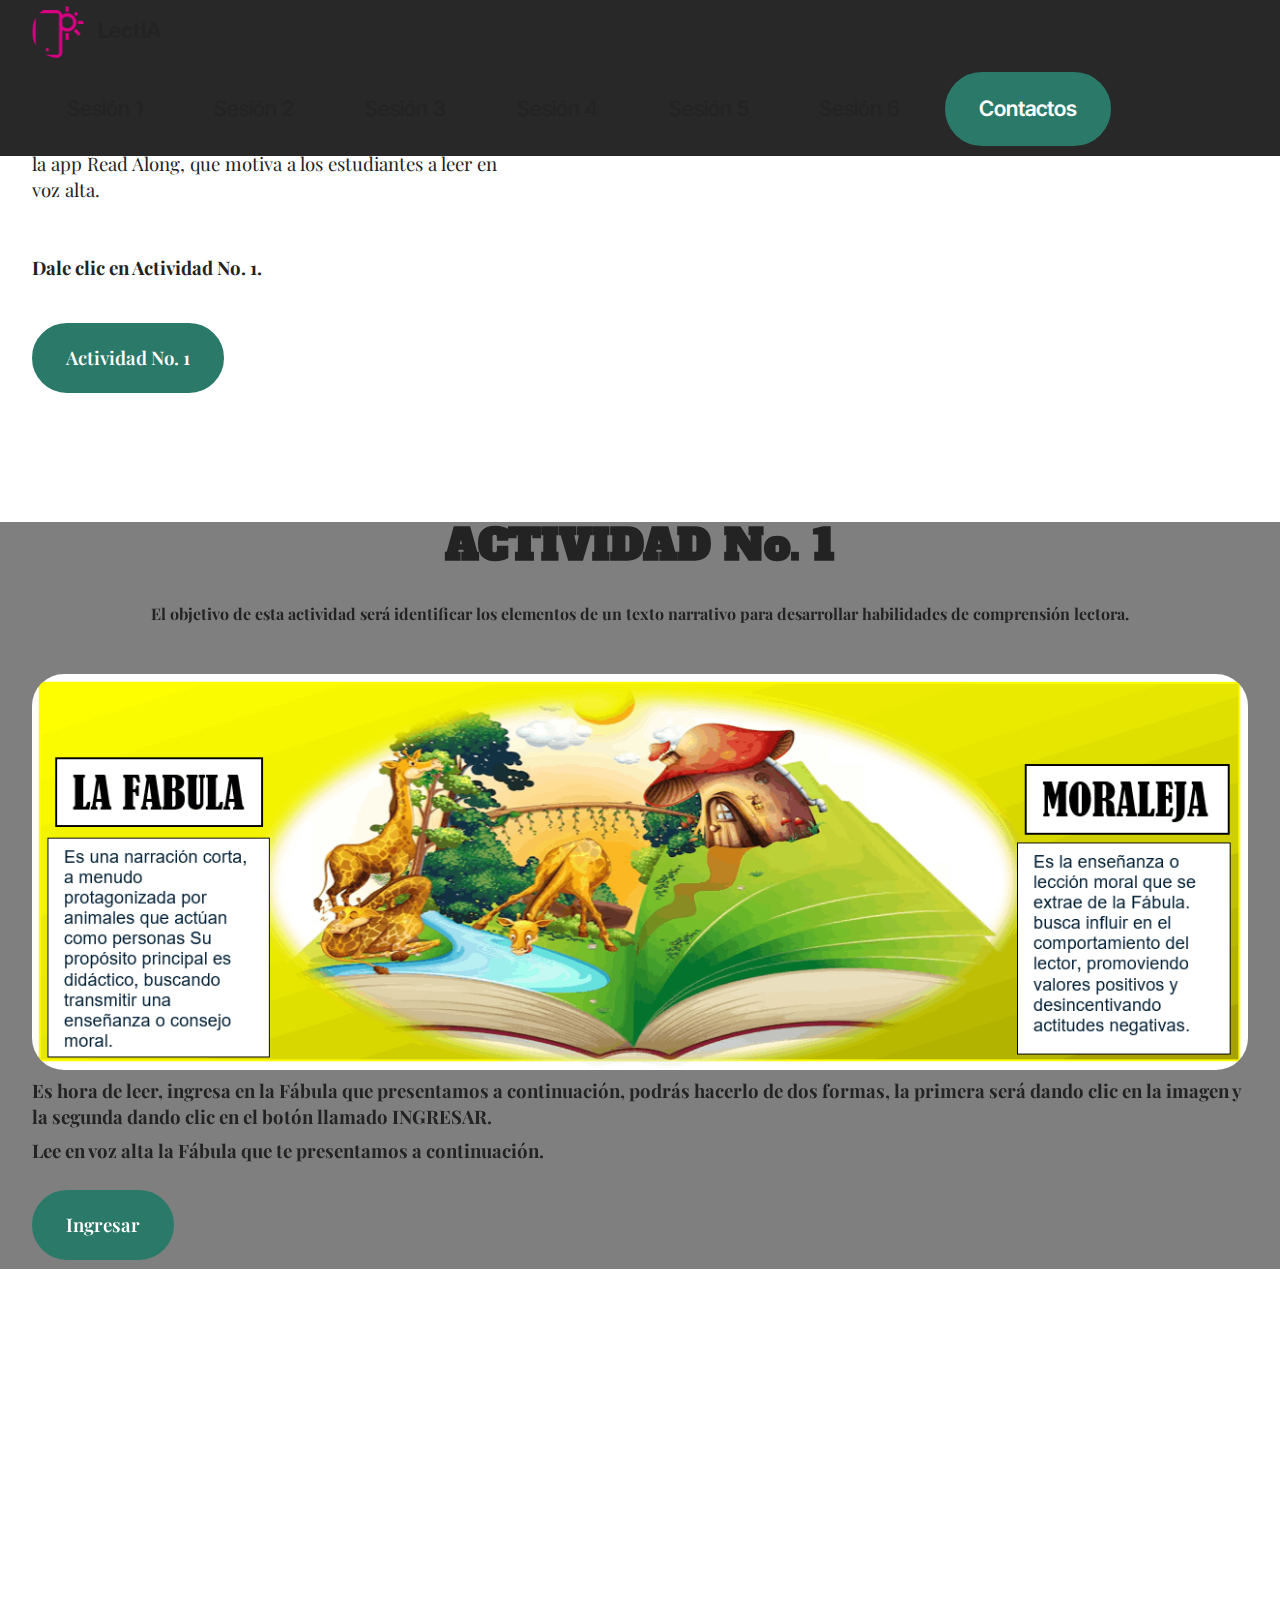
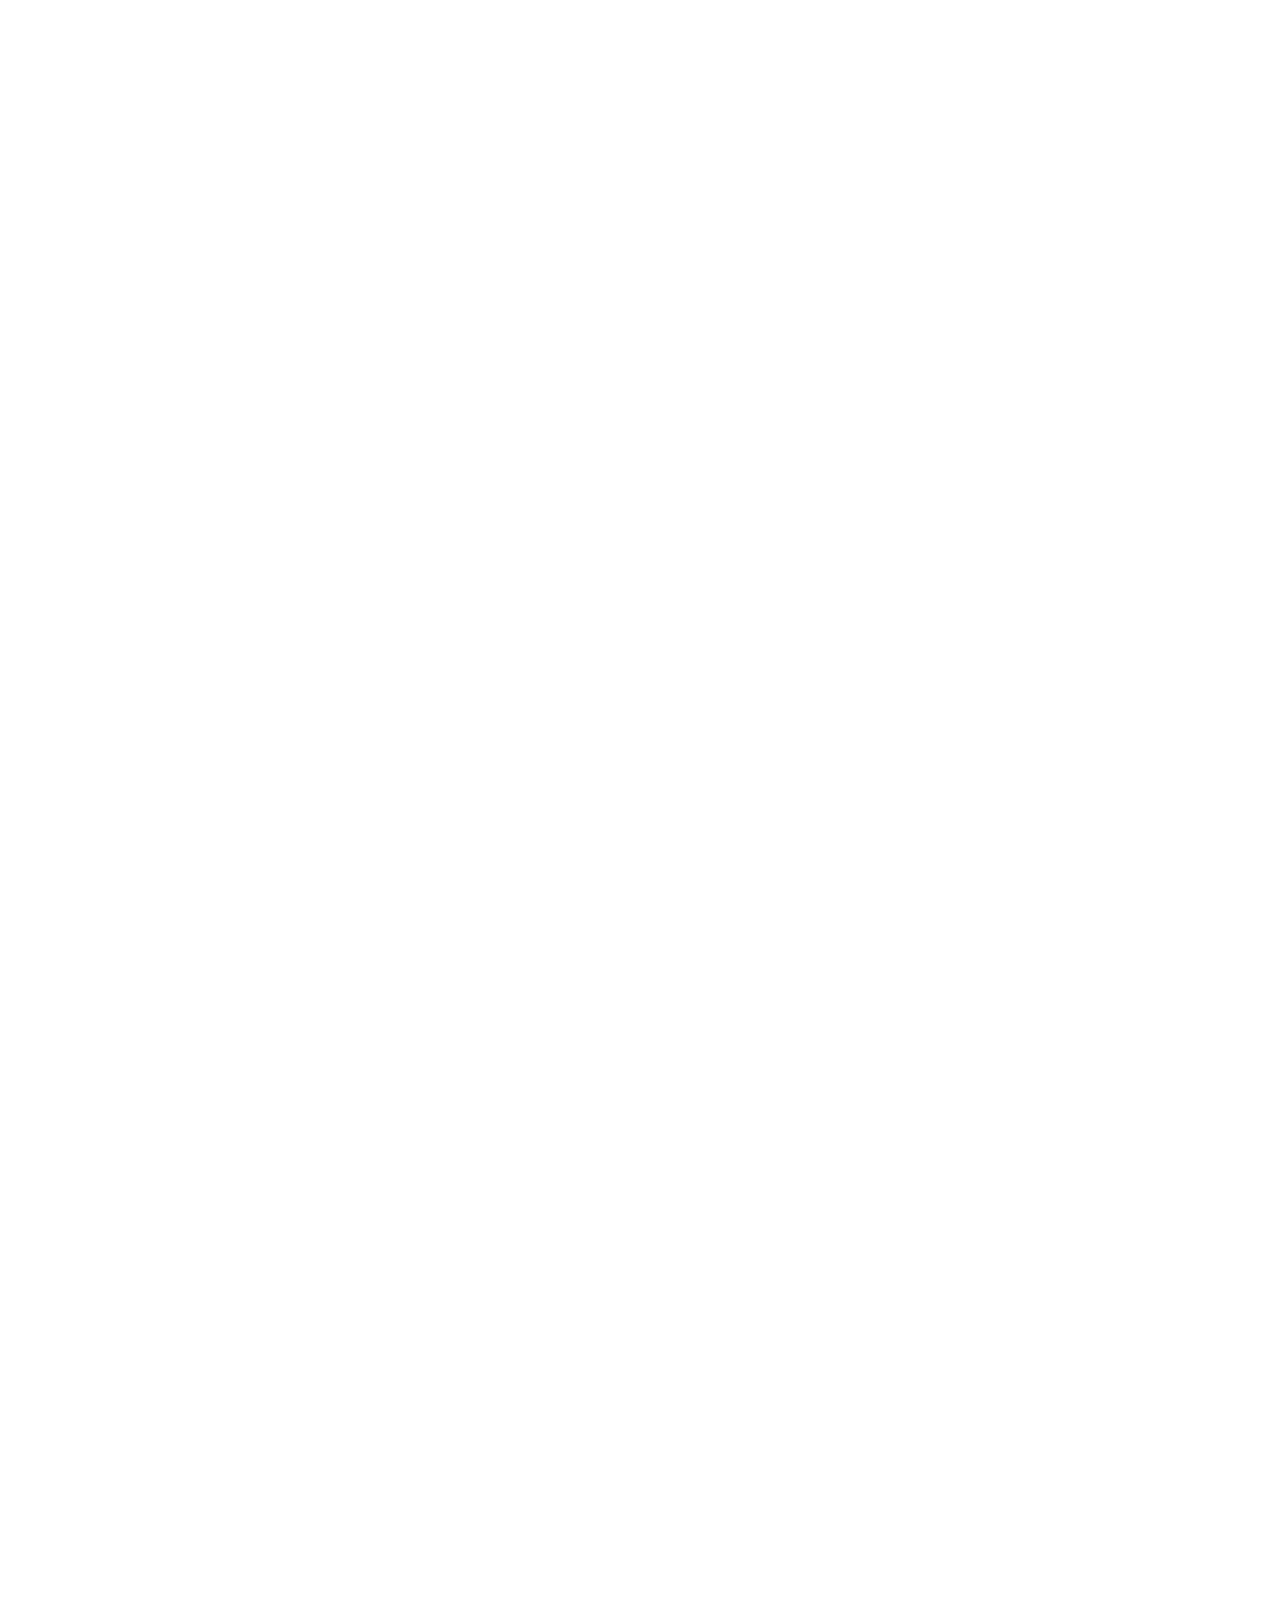
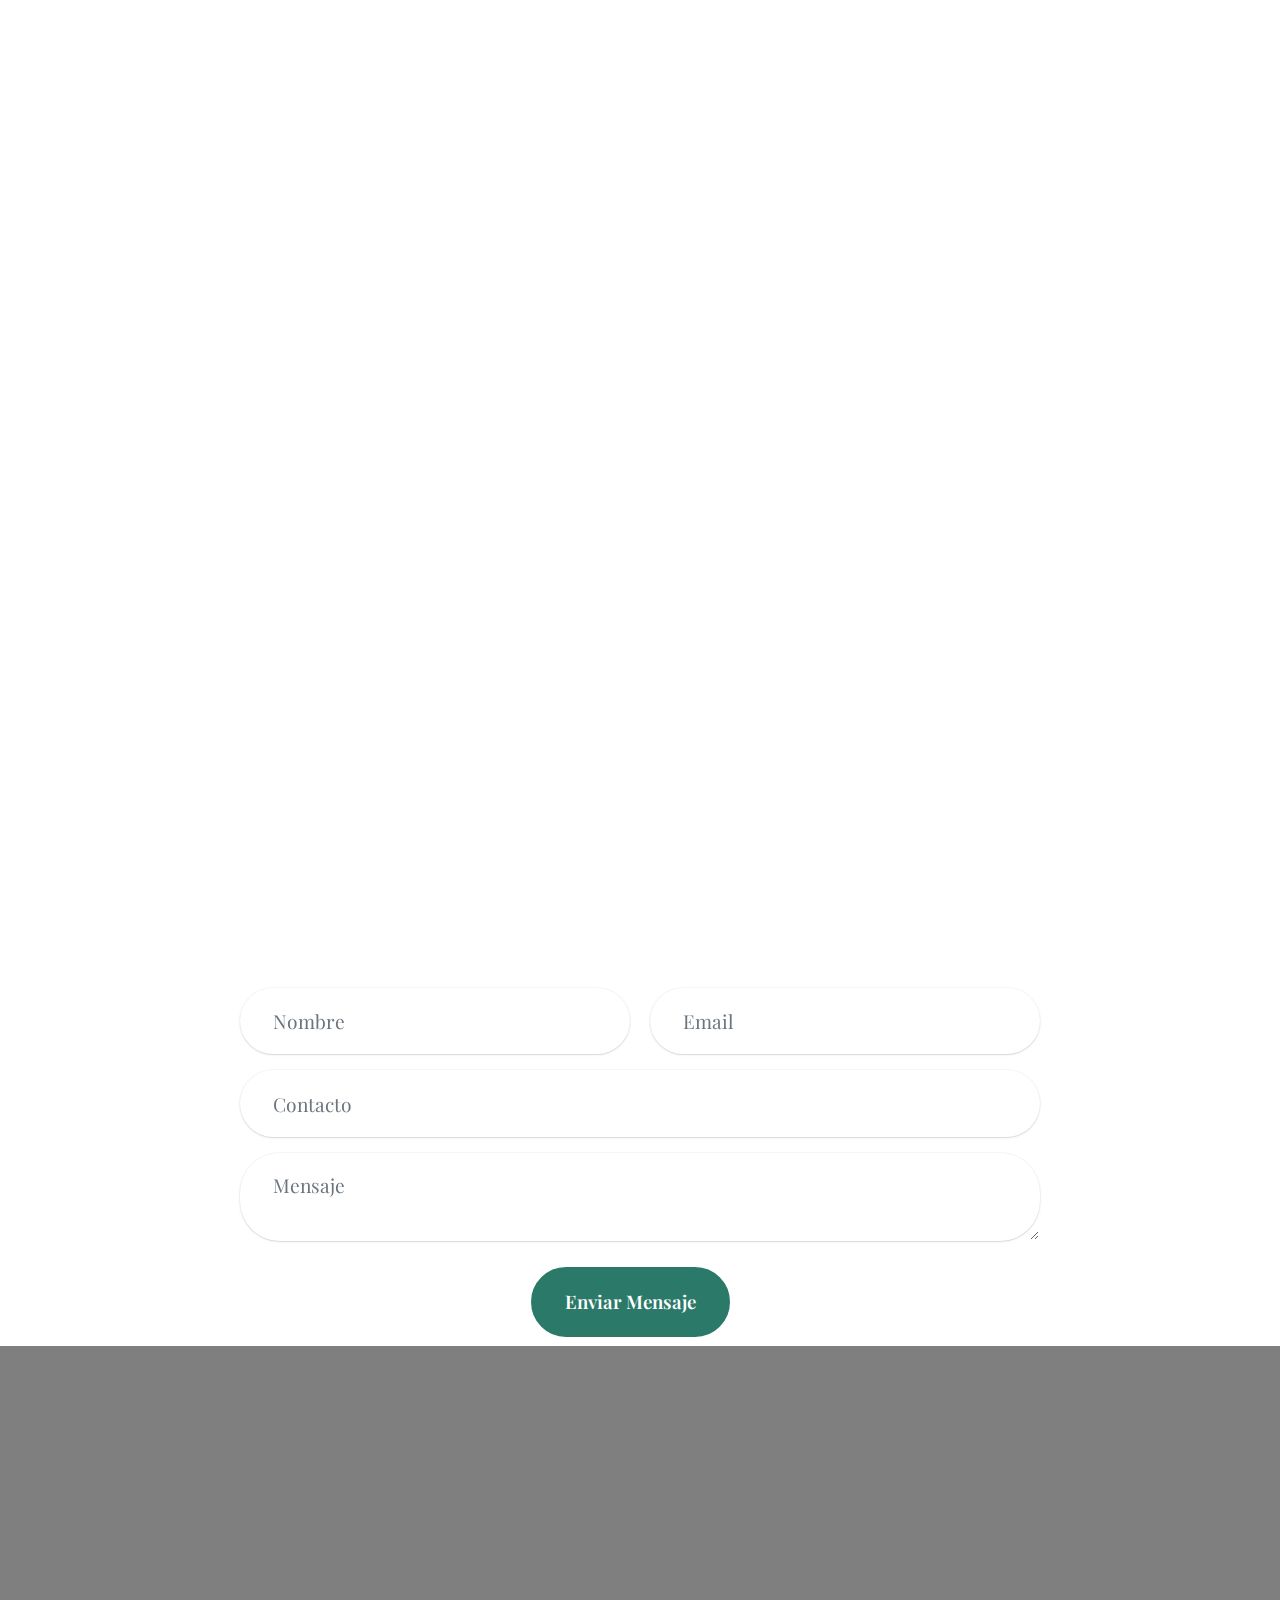
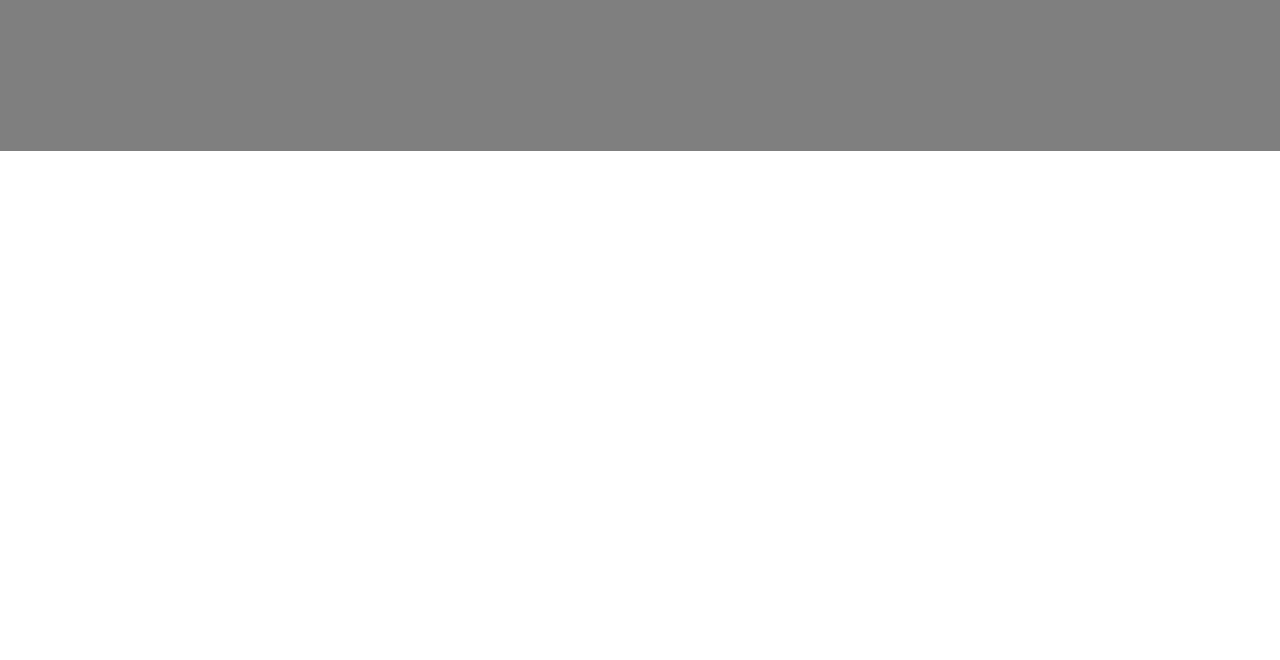
<file: page9.html>
<!DOCTYPE html>
<html  >
<head>
  <!-- Site made with Mobirise Website Builder v6.0.6, https://mobirise.com -->
  <meta charset="UTF-8">
  <meta http-equiv="X-UA-Compatible" content="IE=edge">
  <meta name="generator" content="Mobirise v6.0.6, mobirise.com">
  <meta name="viewport" content="width=device-width, initial-scale=1, minimum-scale=1">
  <link rel="shortcut icon" href="assets/images/logo.png" type="image/x-icon">
  <meta name="description" content="">
  
  
  <title>Sesión No. 6</title>
  <link rel="stylesheet" href="assets/web/assets/mobirise-icons2/mobirise2.css">
  <link rel="stylesheet" href="assets/bootstrap/css/bootstrap.min.css">
  <link rel="stylesheet" href="assets/bootstrap/css/bootstrap-grid.min.css">
  <link rel="stylesheet" href="assets/bootstrap/css/bootstrap-reboot.min.css">
  <link rel="stylesheet" href="assets/parallax/jarallax.css">
  <link rel="stylesheet" href="assets/animatecss/animate.css">
  <link rel="stylesheet" href="assets/dropdown/css/style.css">
  <link rel="stylesheet" href="assets/socicon/css/styles.css">
  <link rel="stylesheet" href="assets/theme/css/style.css">
  <link rel="preload" href="https://fonts.googleapis.com/css?family=Alfa+Slab+One:400&display=swap" as="style" onload="this.onload=null;this.rel='stylesheet'">
  <noscript><link rel="stylesheet" href="https://fonts.googleapis.com/css?family=Alfa+Slab+One:400&display=swap"></noscript>
  <link rel="preload" href="https://fonts.googleapis.com/css?family=Luckiest+Guy:400&display=swap" as="style" onload="this.onload=null;this.rel='stylesheet'">
  <noscript><link rel="stylesheet" href="https://fonts.googleapis.com/css?family=Luckiest+Guy:400&display=swap"></noscript>
  <link rel="preload" href="https://fonts.googleapis.com/css?family=Playfair+Display:400,500,600,700,800,900,400i,500i,600i,700i,800i,900i&display=swap" as="style" onload="this.onload=null;this.rel='stylesheet'">
  <noscript><link rel="stylesheet" href="https://fonts.googleapis.com/css?family=Playfair+Display:400,500,600,700,800,900,400i,500i,600i,700i,800i,900i&display=swap"></noscript>
  <link rel="preload" href="https://fonts.googleapis.com/css?family=Inter+Tight:100,200,300,400,500,600,700,800,900,100i,200i,300i,400i,500i,600i,700i,800i,900i&display=swap" as="style" onload="this.onload=null;this.rel='stylesheet'">
  <noscript><link rel="stylesheet" href="https://fonts.googleapis.com/css?family=Inter+Tight:100,200,300,400,500,600,700,800,900,100i,200i,300i,400i,500i,600i,700i,800i,900i&display=swap"></noscript>
  <link rel="preload" as="style" href="assets/mobirise/css/mbr-additional.css?v=0dhWlG"><link rel="stylesheet" href="assets/mobirise/css/mbr-additional.css?v=0dhWlG" type="text/css">

  
  
  
</head>
<body>
  
  <section data-bs-version="5.1" class="menu menu2 cid-uSWB1Pp6rF" once="menu" id="menu02-6d">
	

	<nav class="navbar navbar-dropdown navbar-fixed-top navbar-expand-lg">
		<div class="container">
			<div class="navbar-brand">
				<span class="navbar-logo">
					<a href="index.html#contacts02-9">
						<img src="assets/images/logo.png" alt="Mobirise Website Builder" style="height: 3.3rem;">
					</a>
				</span>
				<span class="navbar-caption-wrap"><a class="navbar-caption text-black text-primary display-4" href="index.html">LectIA</a></span>
			</div>
			<button class="navbar-toggler" type="button" data-toggle="collapse" data-bs-toggle="collapse" data-target="#navbarSupportedContent" data-bs-target="#navbarSupportedContent" aria-controls="navbarNavAltMarkup" aria-expanded="false" aria-label="Toggle navigation">
				<div class="hamburger">
					<span></span>
					<span></span>
					<span></span>
					<span></span>
				</div>
			</button>
			<div class="collapse navbar-collapse" id="navbarSupportedContent">
				<ul class="navbar-nav nav-dropdown" data-app-modern-menu="true"><li class="nav-item">
						<a class="nav-link link text-black text-primary display-4" href="page1.html" aria-expanded="false">Sesión 1</a>
					</li><li class="nav-item"><a class="nav-link link text-black text-primary display-4" href="page3.html">Sesión 2</a></li><li class="nav-item"><a class="nav-link link text-black text-primary display-4" href="page4.html">Sesión 3</a></li><li class="nav-item"><a class="nav-link link text-black text-primary display-4" href="page5.html">Sesión 4</a></li>
					<li class="nav-item">
						<a class="nav-link link text-black text-primary display-4" href="page6.html">Sesión 5</a>
					</li><li class="nav-item">
						<a class="nav-link link text-black text-primary display-4" href="page9.html" aria-expanded="false">Sesión 6</a>
					</li></ul>
				
				<div class="navbar-buttons mbr-section-btn"><a class="btn btn-primary display-4" href="index.html#form02-6">Contactos</a></div>
			</div>
		</div>
	</nav>
</section>

<section data-bs-version="5.1" class="header4 cid-uSWB1PH0OD" data-bg-video="https://www.youtube.com/watch?v=74rohQ60hbk" id="header04-6e">
	

	<div class="mbr-fallback-image disabled"></div>
	<div class="mbr-overlay" style="opacity: 0; background-color: rgb(255, 255, 255);"></div>

	<div class="container-fluid">
		<div class="row justify-content-center">
			<div class="col-12 col-md">
				<div class="text-wrapper">
					<h2 class="mbr-section-title mb-4 mbr-fonts-style display-5">
						<strong>Sesión No. 5</strong></h2>
					<p class="mbr-text mb-4 mbr-fonts-style display-7"><strong>¡Hola! ¿me recuerdas? soy la profe Johana, el&nbsp;</strong>Objetivo de esta sesión será mejorar la fluidez lectora, la pronunciación y la comprensión de textos a través del uso interactivo de la app Read Along, que motiva a los estudiantes a leer en voz alta.<strong><br><br></strong><br><strong>Dale clic en Actividad No. 1.</strong></p>
					<div class="mbr-section-btn mb-4"><a class="btn btn-primary display-7" href="page6.html#features04-5f">Actividad No. 1</a></div>
				</div>
			</div>
			<div class="mbr-figure col-12 col-md-7"><iframe class="mbr-embedded-video" src="https://youtube.com/embed/SKvhc4QNulc?feature=share&amp;loop=1&amp;autoplay=1" width="800" height="600" frameborder="0" allowfullscreen></iframe></div>
		</div>
	</div>
</section>

<section data-bs-version="5.1" class="features4 cid-uSWB1PVZSG" id="features04-6f">
	
	<div class="mbr-overlay"></div>
	<div class="container-fluid">
		<div class="row justify-content-center">
			<div class="col-12 content-head">
				<div class="mbr-section-head mb-5">
					<h4 class="mbr-section-title mbr-fonts-style align-center mb-0 display-1"><strong>ACTIVIDAD No. 1</strong></h4>
					<h5 class="mbr-section-subtitle mbr-fonts-style align-center mb-0 mt-4 display-7"><div><strong><span style="font-size: calc(1rem + 0 * ((100vw - 62rem) / 25));"><b>El objetivo de esta actividad será identificar los elementos de un texto narrativo para desarrollar habilidades de comprensión lectora.</b></span></strong></div></h5>
					
				</div>
			</div>
		</div>
		<div class="row">
			<div class="item features-image col-12 col-md-6 col-lg-12 active">
				<div class="item-wrapper">
					<div class="item-img">
						<a href="page1.html#header13-45"><img src="assets/images/captura-1258x409.png" alt="Actividad Numero 1" data-slide-to="1" data-bs-slide-to="1"></a>
					</div>
					<div class="item-content">
						<h5 class="item-title mbr-fonts-style display-5"></h5>
						<h6 class="item-subtitle mbr-fonts-style display-7"><strong>Es hora de leer, ingresa en la Fábula que presentamos a continuación, podrás hacerlo de dos formas, la primera será dando clic en la imagen y la segunda dando clic en el botón llamado INGRESAR.</strong></h6>
						<p class="mbr-text mbr-fonts-style display-7"><strong>Lee en voz alta la Fábula que te presentamos a continuación.</strong></p>
						<div class="mbr-section-btn item-footer"><a href="page1.html#header13-45" class="btn item-btn btn-primary display-7" target="_blank">Ingresar</a></div>
					</div>

				</div>
			</div>
			
			
		</div>
	</div>
</section>

<section data-bs-version="5.1" class="header13 cid-uSWB1Q8pkt mbr-fullscreen" data-bg-video="https://www.youtube.com/watch?v=sA4FXGNdTHw" id="header13-6g">
  

  <div class="mbr-fallback-image disabled"></div>
  

  <div class="align-center container-fluid">
    <div class="row justify-content-center">
      <div class="col-md-12 mb-5 content-head">
        <h1 class="mbr-section-title mbr-fonts-style display-1">
          <strong>Fábula </strong><br><strong>El Zorro y el Gallo</strong></h1>
        <p class="mbr-text mbr-fonts-style mt-4 display-7"><strong>Lee con atención esta historia, además de ser divertida, contiene una moraleja o enseñanza que recordarás toda tu vida, también encontrarás las respuestas a un cuestionario que deberás responder una vez hallas terminado de leer, se puede aceder a el clicando en el botón verde, solo tienes una oportunidad, concéntrate y has tu mejor esfuerzo, cuando hallas repondido el cuestionario regresa a la actividad y da clic en el botón siguiente ejercició para seguir avanzando.</strong><br></p>
        <div class="mbr-section-btn mt-4"><a class="btn btn-primary display-7" href="file:///C:/Users/PC/Downloads/Propuesta%20(2)/Maestria/es_hora_de_responder.html">Cuestionario</a> <a class="btn btn-primary display-7" href="page1.html#article05-47">Siguiente Ejercicio</a></div>
      </div>
    </div>

    <div class="row justify-content-center">
      <div class="col-12 col-md-6">
        <img src="assets/images/imagen20actividad201-590x756.jpeg" alt="Mobirise Website Builder" title="">
      </div>
    </div>
  </div>
</section>

<section data-bs-version="5.1" class="start article05 cid-uSWB1Qi5Jr mbr-fullscreen" data-bg-video="https://vimeo.com/428046504" id="article05-6h">
  

  <div class="mbr-fallback-image disabled"></div>
  <div class="mbr-overlay" style="opacity: 0; background-color: rgb(255, 255, 255);"></div>

  <div class="container-fluid">
    <div class="row justify-content-center align-items-center">
      <div class="col-12">
        <div class="card-wrapper">
          <div class="row">
            <div class="col-12 col-md-12 col-lg-4 image-wrapper">
              <img class="w-100" src="assets/images/images-225x225.jpg" alt="Mobirise Website Builder">
            </div>
            <div class="col-12 col-lg col-md-12">
              <div class="text-wrapper align-left">
                <h1 class="mbr-section-title mbr-fonts-style mb-4 display-1"><strong>¡Manos a la obra!</strong></h1>
                <p class="mbr-text mbr-fonts-style mb-4 display-7"><strong>¡Es hora de ser autores creativos!<br>Haz clic en el enlace y deja volar tu imaginación.<br><br>Instrucciónes:<br>Crea tu propio cuento digital inspirado en la historia que leíste, pero con un toque especial. Puedes:<br><br>- Cambiar el lugar donde ocurre la historia<br>- Inventar un final diferente<br>- Agregar un nuevo personaje divertido o interesante<br><br>Cuando termines, toma una captura de pantalla de tu cuento y envíasela a tu docente por correo electrónico, recuerda la información de contacto aparece al final de cada sesión.<br><br>Haz clic aquí para empezar: <a href="https://www.mystorybook.com/story/create" class="text-white"><b>MyStoryB</b></a>ook</strong><br>
                </p>
                <div class="mbr-section-btn mt-3"><a class="btn btn-lg btn-black display-7" href="https://www.mystorybook.com/story/create">Ingresa a la aplicación aquí</a></div>
              </div>
            </div>
          </div>
        </div>
      </div>
    </div>
  </div>
</section>

<section data-bs-version="5.1" class="header14 cid-uSWB1QGJSY" data-bg-video="https://www.youtube.com/watch?v=pQpFebyALV0" id="header14-6i">
	

	<div class="mbr-fallback-image disabled"></div>
	
	<div class="container">
		<div class="row justify-content-center">
			<div class="card col-12 col-md-12 col-lg-6">
				<div class="card-wrapper">
					<div class="card-box align-center">
						<h1 class="card-title mbr-fonts-style mb-4 display-2">FELICIDADES&nbsp;</h1>
						<p class="mbr-text mbr-fonts-style mb-4 display-7"><strong>
							HAS COMPLETADO LA PRIMERA SESIÓN<br>Clic en continuar para seguir con la sesión numero 2.</strong></p>
						<div class="mbr-section-btn mt-4"><a class="btn btn-primary display-7" href="page7.html">Continuar</a></div>
					</div>
				</div>
			</div>
		</div>
	</div>
</section>

<section data-bs-version="5.1" class="image03 cid-uSWB1QRkXm" id="image04-6j">
    

    <div class="image-block m-auto">
        <img src="assets/images/profesores-1043x443.png" alt="Mobirise">
        
    </div>
</section>

<section data-bs-version="5.1" class="form5 cid-uSWB1QYF9T" id="form02-6k">
    
    
    <div class="container">
        <div class="mbr-section-head mb-5">
            <h3 class="mbr-section-title mbr-fonts-style align-center mb-0 display-2">
                <strong>Contactanos</strong></h3>
            <h4 class="mbr-section-subtitle mbr-fonts-style align-center mb-0 mt-4 display-7"><div>Para más información sobre esta estrategia didáctica o su implementación, puede </div><div>comunicarse con nosotros en el siguiente apartado. ¡Estaremos encantados de atenderle!</div></h4>
        </div>
        <div class="row justify-content-center mt-4">
            <div class="col-lg-8 mx-auto mbr-form" data-form-type="formoid">
                <form action="https://mobirise.eu/" method="POST" class="mbr-form form-with-styler" data-form-title="Form Name"><input type="hidden" name="email" data-form-email="true" value="SSnXa9JLp3gcDt7PwvwuYuydwQ+T1FoRl2oOD7Khcm7Fez2MJSdOP+hBxW/tTMeG46lKDIhSyWAWqGLop5q8Y44IEc++X7t7zj+4Mgx9bkjHF9SVYnsgEje8E7Kc2GOp">
                    <div class="row">
                        <div hidden="hidden" data-form-alert="" class="alert alert-success col-12">Mensaje enviado al correo davidbenavidesing95@gmail.com</div>
                        <div hidden="hidden" data-form-alert-danger="" class="alert alert-danger col-12">
                            Oops...! some problem!
                        </div>
                    </div>
                    <div class="dragArea row">
                        <div class="col-md col-sm-12 form-group mb-3" data-for="name">
                            <input type="text" name="name" placeholder="Nombre" data-form-field="name" class="form-control" value="" id="name-form02-6k">
                        </div>
                        <div class="col-md col-sm-12 form-group mb-3" data-for="email">
                            <input type="email" name="email" placeholder="Email" data-form-field="email" class="form-control" value="" id="email-form02-6k">
                        </div>
                        <div class="col-12 form-group mb-3" data-for="phone">
                            <input type="tel" name="phone" placeholder="Contacto" data-form-field="phone" class="form-control" value="" id="phone-form02-6k">
                        </div>
                        <div class="col-12 form-group mb-3" data-for="textarea">
                            <textarea name="textarea" placeholder="Mensaje" data-form-field="textarea" class="form-control" id="textarea-form02-6k"></textarea>
                        </div>
                        <div class="col-lg-12 col-md-12 col-sm-12 align-center mbr-section-btn"><button type="submit" class="btn btn-primary display-7">Enviar Mensaje</button></div>
                    </div>
                </form>
            </div>
        </div>
    </div>
</section>

<section data-bs-version="5.1" class="contacts2 map1 cid-uSWB1R8Fbd mbr-parallax-background" id="contacts02-6l">

    

    <div class="mbr-overlay" style="opacity: 0.5; background-color: rgb(0, 0, 0);"></div>
    <div class="container-fluid">
        <div class="mbr-section-head mb-5">
            <h3 class="mbr-section-title mbr-fonts-style align-center mb-0 display-2">
                <strong>Contactos</strong>
            </h3>
            
        </div>
        <div class="row justify-content-center mt-4">
            <div class="card col-12 col-md-5">
                <div class="card-wrapper">
                    <div class="text-wrapper">
                        <h5 class="cardTitle mbr-fonts-style mb-2 display-5">
                        <strong>Get in touch</strong></h5>
                    <ul class="list mbr-fonts-style display-7">
                        <li class="mbr-text item-wrap"><span style="font-size: calc(1.14rem + 0.26 * ((100vw - 62rem) / 25));">WhatsApp: </span><a href="https://wa.me/12345678910" class="text-primary" style="font-size: calc(1.14rem + 0.26 * ((100vw - 62rem) / 25));">+</a>57 320 724 52 39<br></li>
                        <li class="mbr-text item-wrap">Email: <a href="mailto:info@site.com" class="text-primary">d</a>avidbenavidesing95@gmail.com</li><li class="mbr-text item-wrap"><br></li>
                        <li class="mbr-text item-wrap">Address: </li><li class="mbr-text item-wrap">Carrera 10 # 22 b Pasto (N) Colombia</li><li class="mbr-text item-wrap"><span style="font-size: 1.4rem;">Working hours:</span><br></li><li class="mbr-text item-wrap">8:00AM - 6:00PM</li>
                    </ul>
                    </div>
                </div>
            </div>
            <div class="map-wrapper col-12 col-md-7">
                <div class="google-map"><iframe frameborder="0" style="border:0" src="https://www.google.com/maps/embed?pb=!1m16!1m12!1m3!1d7977.85880499521!2d-77.28475471222156!3d1.2094834951158746!2m3!1f0!2f0!3f0!3m2!1i1024!2i768!4f13.1!2m1!1zMTA1OCBDcmEuIDIyYizCoFBhc3RvLCBOYXJpw7Fv!5e0!3m2!1ses!2sco!4v1754228314758!5m2!1ses!2sco" allowfullscreen=""></iframe></div>
            </div>
        </div>
    </div>
</section>

<section data-bs-version="5.1" class="footer1 programm5 cid-uSWB1RndpF" once="footers" id="footer03-6m">

        

    

    <div class="container">
        <div class="row">

            <div class="row-links mb-4">
                <ul class="header-menu">
                  
                  
                  
                  
                <li class="header-menu-item mbr-fonts-style display-5"><a href="index.html#header01-7" class="text-danger">About</a></li><li class="header-menu-item mbr-fonts-style display-5"><a href="index.html#features04-w" class="text-danger text-primary">Services</a></li><li class="header-menu-item mbr-fonts-style display-5"><a href="index.html#contacts02-9" class="text-danger">Contacts</a></li><li class="header-menu-item mbr-fonts-style display-5"><a href="index.html#gallery02-v" class="text-danger text-primary">Works</a></li></ul>
              </div>

            <div class="col-12">
                <div class="social-row">
                    <div class="soc-item">
                        <a href="https://mobiri.se/" target="_blank">
                            <span class="mbr-iconfont socicon socicon-facebook display-7"></span>
                        </a>
                    </div>
                    <div class="soc-item">
                        <a href="https://mobiri.se/" target="_blank">
                            <span class="mbr-iconfont socicon-twitter socicon"></span>
                        </a>
                    </div>
                    <div class="soc-item">
                        <a href="https://mobiri.se/" target="_blank">
                            <span class="mbr-iconfont socicon-instagram socicon"></span>
                        </a>
                    </div>
                    <div class="soc-item">
                        <a href="https://mobiri.se/" target="_blank">
                            <span class="mbr-iconfont socicon-tiktok socicon"></span>
                        </a>
                    </div>
                    <div class="soc-item">
                        <a href="https://mobiri.se/" target="_blank">
                            <span class="mbr-iconfont socicon-youtube socicon"></span>
                        </a>
                    </div>
                </div>
            </div>
            <div class="col-12 mt-5">
                <p class="mbr-fonts-style copyright display-7">
                    © Copyright 2030 Mobirise - All Rights Reserved
                </p>
            </div>
        </div>
    </div>
</section><section class="display-7" style="padding: 0;align-items: center;justify-content: center;flex-wrap: wrap;    align-content: center;display: flex;position: relative;height: 4rem;"><a href="https://mobiri.se/" style="flex: 1 1;height: 4rem;position: absolute;width: 100%;z-index: 1;"><img alt="" style="height: 4rem;" src="[data-uri]"></a><p style="margin: 0;text-align: center;" class="display-7">&#8204;</p><a style="z-index:1" href="https://mobirise.com/html-builder.html">HTML Website Builder</a></section><script src="assets/bootstrap/js/bootstrap.bundle.min.js"></script>  <script src="assets/parallax/jarallax.js"></script>  <script src="assets/smoothscroll/smooth-scroll.js"></script>  <script src="assets/ytplayer/index.js"></script>  <script src="assets/dropdown/js/navbar-dropdown.js"></script>  <script src="assets/vimeoplayer/player.js"></script>  <script src="assets/theme/js/script.js"></script>  <script src="assets/formoid/formoid.min.js"></script>  
  
  
 <div id="scrollToTop" class="scrollToTop mbr-arrow-up"><a style="text-align: center;"><i class="mbr-arrow-up-icon mbr-arrow-up-icon-cm cm-icon cm-icon-smallarrow-up"></i></a></div>
    <input name="animation" type="hidden">
  </body>
</html>
</file>
<file: assets/web/assets/mobirise-icons2/mobirise2.css>
@font-face {
  font-family: 'Moririse2';
  font-display: swap;
  src:  url('mobirise2.eot?f2bix4');
  src:  url('mobirise2.eot?f2bix4#iefix') format('embedded-opentype'),
    url('mobirise2.ttf?f2bix4') format('truetype'),
    url('mobirise2.woff?f2bix4') format('woff'),
    url('mobirise2.svg?f2bix4#mobirise2') format('svg');
  font-weight: normal;
  font-style: normal;
}

[class^="mobi-"], [class*=" mobi-"] {
  /* use !important to prevent issues with browser extensions that change fonts */
  font-family: 'Moririse2' !important;
  speak: none;
  font-style: normal;
  font-weight: normal;
  font-variant: normal;
  text-transform: none;
  line-height: 1;

  /* Better Font Rendering =========== */
  -webkit-font-smoothing: antialiased;
  -moz-osx-font-smoothing: grayscale;
}

.mobi-mbri-add-submenu:before {
  content: "\e900";
}
.mobi-mbri-alert:before {
  content: "\e901";
}
.mobi-mbri-align-center:before {
  content: "\e902";
}
.mobi-mbri-align-justify:before {
  content: "\e903";
}
.mobi-mbri-align-left:before {
  content: "\e904";
}
.mobi-mbri-align-right:before {
  content: "\e905";
}
.mobi-mbri-android:before {
  content: "\e906";
}
.mobi-mbri-apple:before {
  content: "\e907";
}
.mobi-mbri-arrow-down:before {
  content: "\e908";
}
.mobi-mbri-arrow-next:before {
  content: "\e909";
}
.mobi-mbri-arrow-prev:before {
  content: "\e90a";
}
.mobi-mbri-arrow-up:before {
  content: "\e90b";
}
.mobi-mbri-bold:before {
  content: "\e90c";
}
.mobi-mbri-bookmark:before {
  content: "\e90d";
}
.mobi-mbri-bootstrap:before {
  content: "\e90e";
}
.mobi-mbri-briefcase:before {
  content: "\e90f";
}
.mobi-mbri-browse:before {
  content: "\e910";
}
.mobi-mbri-bulleted-list:before {
  content: "\e911";
}
.mobi-mbri-calendar:before {
  content: "\e912";
}
.mobi-mbri-camera:before {
  content: "\e913";
}
.mobi-mbri-cart-add:before {
  content: "\e914";
}
.mobi-mbri-cart-full:before {
  content: "\e915";
}
.mobi-mbri-cash:before {
  content: "\e916";
}
.mobi-mbri-change-style:before {
  content: "\e917";
}
.mobi-mbri-chat:before {
  content: "\e918";
}
.mobi-mbri-clock:before {
  content: "\e919";
}
.mobi-mbri-close:before {
  content: "\e91a";
}
.mobi-mbri-cloud:before {
  content: "\e91b";
}
.mobi-mbri-code:before {
  content: "\e91c";
}
.mobi-mbri-contact-form:before {
  content: "\e91d";
}
.mobi-mbri-credit-card:before {
  content: "\e91e";
}
.mobi-mbri-cursor-click:before {
  content: "\e91f";
}
.mobi-mbri-cust-feedback:before {
  content: "\e920";
}
.mobi-mbri-database:before {
  content: "\e921";
}
.mobi-mbri-delivery:before {
  content: "\e922";
}
.mobi-mbri-desktop:before {
  content: "\e923";
}
.mobi-mbri-devices:before {
  content: "\e924";
}
.mobi-mbri-down:before {
  content: "\e925";
}
.mobi-mbri-download-2:before {
  content: "\e926";
}
.mobi-mbri-download:before {
  content: "\e927";
}
.mobi-mbri-drag-n-drop-2:before {
  content: "\e928";
}
.mobi-mbri-drag-n-drop:before {
  content: "\e929";
}
.mobi-mbri-edit-2:before {
  content: "\e92a";
}
.mobi-mbri-edit:before {
  content: "\e92b";
}
.mobi-mbri-error:before {
  content: "\e92c";
}
.mobi-mbri-extension:before {
  content: "\e92d";
}
.mobi-mbri-features:before {
  content: "\e92e";
}
.mobi-mbri-file:before {
  content: "\e92f";
}
.mobi-mbri-flag:before {
  content: "\e930";
}
.mobi-mbri-folder:before {
  content: "\e931";
}
.mobi-mbri-gift:before {
  content: "\e932";
}
.mobi-mbri-github:before {
  content: "\e933";
}
.mobi-mbri-globe-2:before {
  content: "\e934";
}
.mobi-mbri-globe:before {
  content: "\e935";
}
.mobi-mbri-growing-chart:before {
  content: "\e936";
}
.mobi-mbri-hearth:before {
  content: "\e937";
}
.mobi-mbri-help:before {
  content: "\e938";
}
.mobi-mbri-home:before {
  content: "\e939";
}
.mobi-mbri-hot-cup:before {
  content: "\e93a";
}
.mobi-mbri-idea:before {
  content: "\e93b";
}
.mobi-mbri-image-gallery:before {
  content: "\e93c";
}
.mobi-mbri-image-slider:before {
  content: "\e93d";
}
.mobi-mbri-info:before {
  content: "\e93e";
}
.mobi-mbri-italic:before {
  content: "\e93f";
}
.mobi-mbri-key:before {
  content: "\e940";
}
.mobi-mbri-laptop:before {
  content: "\e941";
}
.mobi-mbri-layers:before {
  content: "\e942";
}
.mobi-mbri-left-right:before {
  content: "\e943";
}
.mobi-mbri-left:before {
  content: "\e944";
}
.mobi-mbri-letter:before {
  content: "\e945";
}
.mobi-mbri-like:before {
  content: "\e946";
}
.mobi-mbri-link:before {
  content: "\e947";
}
.mobi-mbri-lock:before {
  content: "\e948";
}
.mobi-mbri-login:before {
  content: "\e949";
}
.mobi-mbri-logout:before {
  content: "\e94a";
}
.mobi-mbri-magic-stick:before {
  content: "\e94b";
}
.mobi-mbri-map-pin:before {
  content: "\e94c";
}
.mobi-mbri-menu:before {
  content: "\e94d";
}
.mobi-mbri-mobile-2:before {
  content: "\e94e";
}
.mobi-mbri-mobile-horizontal:before {
  content: "\e94f";
}
.mobi-mbri-mobile:before {
  content: "\e950";
}
.mobi-mbri-mobirise:before {
  content: "\e951";
}
.mobi-mbri-more-horizontal:before {
  content: "\e952";
}
.mobi-mbri-more-vertical:before {
  content: "\e953";
}
.mobi-mbri-music:before {
  content: "\e954";
}
.mobi-mbri-new-file:before {
  content: "\e955";
}
.mobi-mbri-numbered-list:before {
  content: "\e956";
}
.mobi-mbri-opened-folder:before {
  content: "\e957";
}
.mobi-mbri-pages:before {
  content: "\e958";
}
.mobi-mbri-paper-plane:before {
  content: "\e959";
}
.mobi-mbri-paperclip:before {
  content: "\e95a";
}
.mobi-mbri-phone:before {
  content: "\e95b";
}
.mobi-mbri-photo:before {
  content: "\e95c";
}
.mobi-mbri-photos:before {
  content: "\e95d";
}
.mobi-mbri-pin:before {
  content: "\e95e";
}
.mobi-mbri-play:before {
  content: "\e95f";
}
.mobi-mbri-plus:before {
  content: "\e960";
}
.mobi-mbri-preview:before {
  content: "\e961";
}
.mobi-mbri-print:before {
  content: "\e962";
}
.mobi-mbri-protect:before {
  content: "\e963";
}
.mobi-mbri-question:before {
  content: "\e964";
}
.mobi-mbri-quote-left:before {
  content: "\e965";
}
.mobi-mbri-quote-right:before {
  content: "\e966";
}
.mobi-mbri-redo:before {
  content: "\e967";
}
.mobi-mbri-refresh:before {
  content: "\e968";
}
.mobi-mbri-responsive-2:before {
  content: "\e969";
}
.mobi-mbri-responsive:before {
  content: "\e96a";
}
.mobi-mbri-right:before {
  content: "\e96b";
}
.mobi-mbri-rocket:before {
  content: "\e96c";
}
.mobi-mbri-sad-face:before {
  content: "\e96d";
}
.mobi-mbri-sale:before {
  content: "\e96e";
}
.mobi-mbri-save:before {
  content: "\e96f";
}
.mobi-mbri-search:before {
  content: "\e970";
}
.mobi-mbri-setting-2:before {
  content: "\e971";
}
.mobi-mbri-setting-3:before {
  content: "\e972";
}
.mobi-mbri-setting:before {
  content: "\e973";
}
.mobi-mbri-share:before {
  content: "\e974";
}
.mobi-mbri-shopping-bag:before {
  content: "\e975";
}
.mobi-mbri-shopping-basket:before {
  content: "\e976";
}
.mobi-mbri-shopping-cart:before {
  content: "\e977";
}
.mobi-mbri-sites:before {
  content: "\e978";
}
.mobi-mbri-smile-face:before {
  content: "\e979";
}
.mobi-mbri-speed:before {
  content: "\e97a";
}
.mobi-mbri-star:before {
  content: "\e97b";
}
.mobi-mbri-success:before {
  content: "\e97c";
}
.mobi-mbri-sun:before {
  content: "\e97d";
}
.mobi-mbri-sun2:before {
  content: "\e97e";
}
.mobi-mbri-tablet-vertical:before {
  content: "\e97f";
}
.mobi-mbri-tablet:before {
  content: "\e980";
}
.mobi-mbri-target:before {
  content: "\e981";
}
.mobi-mbri-timer:before {
  content: "\e982";
}
.mobi-mbri-to-ftp:before {
  content: "\e983";
}
.mobi-mbri-to-local-drive:before {
  content: "\e984";
}
.mobi-mbri-touch-swipe:before {
  content: "\e985";
}
.mobi-mbri-touch:before {
  content: "\e986";
}
.mobi-mbri-trash:before {
  content: "\e987";
}
.mobi-mbri-underline:before {
  content: "\e988";
}
.mobi-mbri-undo:before {
  content: "\e989";
}
.mobi-mbri-unlink:before {
  content: "\e98a";
}
.mobi-mbri-unlock:before {
  content: "\e98b";
}
.mobi-mbri-up-down:before {
  content: "\e98c";
}
.mobi-mbri-up:before {
  content: "\e98d";
}
.mobi-mbri-update:before {
  content: "\e98e";
}
.mobi-mbri-upload-2:before {
  content: "\e98f";
}
.mobi-mbri-upload:before {
  content: "\e990";
}
.mobi-mbri-user-2:before {
  content: "\e991";
}
.mobi-mbri-user:before {
  content: "\e992";
}
.mobi-mbri-users:before {
  content: "\e993";
}
.mobi-mbri-video-play:before {
  content: "\e994";
}
.mobi-mbri-video:before {
  content: "\e995";
}
.mobi-mbri-watch:before {
  content: "\e996";
}
.mobi-mbri-website-theme-2:before {
  content: "\e997";
}
.mobi-mbri-website-theme:before {
  content: "\e998";
}
.mobi-mbri-wifi:before {
  content: "\e999";
}
.mobi-mbri-windows:before {
  content: "\e99a";
}
.mobi-mbri-zoom-in:before {
  content: "\e99b";
}
.mobi-mbri-zoom-out:before {
  content: "\e99c";
}
</file>
<file: assets/parallax/jarallax.css>
.jarallax {
    position: relative;
    z-index: 0;
}
.jarallax > .jarallax-img {
    position: absolute;
    object-fit: cover;
    /* support for plugin https://github.com/bfred-it/object-fit-images */
    font-family: 'object-fit: cover;';
    top: 0;
    left: 0;
    width: 100%;
    height: 100%;
    z-index: -1;
}
</file>
<file: assets/dropdown/css/style.css>
.navbar-dropdown {
  left: 0;
  padding: 0;
  position: absolute;
  right: 0;
  top: 0;
  transition: all 0.45s ease;
  z-index: 1030;
  background: #282828; }
  .navbar-dropdown .navbar-logo {
    margin-right: 0.8rem;
    transition: margin 0.3s ease-in-out;
    vertical-align: middle; }
    .navbar-dropdown .navbar-logo img {
      height: 3.125rem;
      transition: all 0.3s ease-in-out; }
    .navbar-dropdown .navbar-logo.mbr-iconfont {
      font-size: 3.125rem;
      line-height: 3.125rem; }
  .navbar-dropdown .navbar-caption {
    font-weight: 700;
    white-space: normal;
    vertical-align: -4px;
    line-height: 3.125rem !important; }
    .navbar-dropdown .navbar-caption, .navbar-dropdown .navbar-caption:hover {
      color: inherit;
      text-decoration: none; }
  .navbar-dropdown .mbr-iconfont + .navbar-caption {
    vertical-align: -1px; }
  .navbar-dropdown.navbar-fixed-top {
    position: fixed; }
  .navbar-dropdown .navbar-brand span {
    vertical-align: -4px; }
  .navbar-dropdown.bg-color.transparent {
    background: none; }
  .navbar-dropdown.navbar-short .navbar-brand {
    padding: 0.625rem 0; }
    .navbar-dropdown.navbar-short .navbar-brand span {
      vertical-align: -1px; }
  .navbar-dropdown.navbar-short .navbar-caption {
    line-height: 2.375rem !important;
    vertical-align: -2px; }
  .navbar-dropdown.navbar-short .navbar-logo {
    margin-right: 0.5rem; }
    .navbar-dropdown.navbar-short .navbar-logo img {
      height: 2.375rem; }
    .navbar-dropdown.navbar-short .navbar-logo.mbr-iconfont {
      font-size: 2.375rem;
      line-height: 2.375rem; }
  .navbar-dropdown.navbar-short .mbr-table-cell {
    height: 3.625rem; }
  .navbar-dropdown .navbar-close {
    left: 0.6875rem;
    position: fixed;
    top: 0.75rem;
    z-index: 1000; }
  .navbar-dropdown .hamburger-icon {
    content: "";
    display: inline-block;
    vertical-align: middle;
    width: 16px;
    -webkit-box-shadow: 0 -6px 0 1px #282828,0 0 0 1px #282828,0 6px 0 1px #282828;
    -moz-box-shadow: 0 -6px 0 1px #282828,0 0 0 1px #282828,0 6px 0 1px #282828;
    box-shadow: 0 -6px 0 1px #282828,0 0 0 1px #282828,0 6px 0 1px #282828; }

.dropdown-menu .dropdown-toggle[data-toggle="dropdown-submenu"]::after {
  border-bottom: 0.35em solid transparent;
  border-left: 0.35em solid;
  border-right: 0;
  border-top: 0.35em solid transparent;
  margin-left: 0.3rem; }

.dropdown-menu .dropdown-item:focus {
  outline: 0; }

.nav-dropdown {
  font-size: 0.75rem;
  font-weight: 500;
  height: auto !important; }
  .nav-dropdown .nav-btn {
    padding-left: 1rem; }
  .nav-dropdown .link {
    margin: .667em 1.667em;
    font-weight: 500;
    padding: 0;
    transition: color .2s ease-in-out; }
    .nav-dropdown .link.dropdown-toggle {
      margin-right: 2.583em; }
      .nav-dropdown .link.dropdown-toggle::after {
        margin-left: .25rem;
        border-top: 0.35em solid;
        border-right: 0.35em solid transparent;
        border-left: 0.35em solid transparent;
        border-bottom: 0; }
      .nav-dropdown .link.dropdown-toggle[aria-expanded="true"] {
        margin: 0;
        padding: 0.667em 3.263em  0.667em 1.667em; }
  .nav-dropdown .link::after,
  .nav-dropdown .dropdown-item::after {
    color: inherit; }
  .nav-dropdown .btn {
    font-size: 0.75rem;
    font-weight: 700;
    letter-spacing: 0;
    margin-bottom: 0;
    padding-left: 1.25rem;
    padding-right: 1.25rem; }
  .nav-dropdown .dropdown-menu {
    border-radius: 0;
    border: 0;
    left: 0;
    margin: 0;
    padding-bottom: 1.25rem;
    padding-top: 1.25rem;
    position: relative; }
  .nav-dropdown .dropdown-submenu {
    margin-left: 0.125rem;
    top: 0; }
  .nav-dropdown .dropdown-item {
    font-weight: 500;
    line-height: 2;
    padding: 0.3846em 4.615em 0.3846em 1.5385em;
    position: relative;
    transition: color .2s ease-in-out, background-color .2s ease-in-out; }
    .nav-dropdown .dropdown-item::after {
      margin-top: -0.3077em;
      position: absolute;
      right: 1.1538em;
      top: 50%; }
    .nav-dropdown .dropdown-item:focus, .nav-dropdown .dropdown-item:hover {
      background: none; }

@media (max-width: 767px) {
  .nav-dropdown.navbar-toggleable-sm {
    bottom: 0;
    display: none;
    left: 0;
    overflow-x: hidden;
    position: fixed;
    top: 0;
    transform: translateX(-100%);
    -ms-transform: translateX(-100%);
    -webkit-transform: translateX(-100%);
    width: 18.75rem;
    z-index: 999; } }
.nav-dropdown.navbar-toggleable-xl {
  bottom: 0;
  display: none;
  left: 0;
  overflow-x: hidden;
  position: fixed;
  top: 0;
  transform: translateX(-100%);
  -ms-transform: translateX(-100%);
  -webkit-transform: translateX(-100%);
  width: 18.75rem;
  z-index: 999; }

.nav-dropdown-sm {
  display: block !important;
  overflow-x: hidden;
  overflow: auto;
  padding-top: 3.875rem; }
  .nav-dropdown-sm::after {
    content: "";
    display: block;
    height: 3rem;
    width: 100%; }
  .nav-dropdown-sm.collapse.in ~ .navbar-close {
    display: block !important; }
  .nav-dropdown-sm.collapsing, .nav-dropdown-sm.collapse.in {
    transform: translateX(0);
    -ms-transform: translateX(0);
    -webkit-transform: translateX(0);
    transition: all 0.25s ease-out;
    -webkit-transition: all 0.25s ease-out;
    background: #282828; }
  .nav-dropdown-sm.collapsing[aria-expanded="false"] {
    transform: translateX(-100%);
    -ms-transform: translateX(-100%);
    -webkit-transform: translateX(-100%); }
  .nav-dropdown-sm .nav-item {
    display: block;
    margin-left: 0 !important;
    padding-left: 0; }
  .nav-dropdown-sm .link,
  .nav-dropdown-sm .dropdown-item {
    border-top: 1px dotted rgba(255, 255, 255, 0.1);
    font-size: 0.8125rem;
    line-height: 1.6;
    margin: 0 !important;
    padding: 0.875rem 2.4rem 0.875rem 1.5625rem !important;
    position: relative;
    white-space: normal; }
    .nav-dropdown-sm .link:focus, .nav-dropdown-sm .link:hover,
    .nav-dropdown-sm .dropdown-item:focus,
    .nav-dropdown-sm .dropdown-item:hover {
      background: rgba(0, 0, 0, 0.2) !important;
      color: #c0a375; }
  .nav-dropdown-sm .nav-btn {
    position: relative;
    padding: 1.5625rem 1.5625rem 0 1.5625rem; }
    .nav-dropdown-sm .nav-btn::before {
      border-top: 1px dotted rgba(255, 255, 255, 0.1);
      content: "";
      left: 0;
      position: absolute;
      top: 0;
      width: 100%; }
    .nav-dropdown-sm .nav-btn + .nav-btn {
      padding-top: 0.625rem; }
      .nav-dropdown-sm .nav-btn + .nav-btn::before {
        display: none; }
  .nav-dropdown-sm .btn {
    padding: 0.625rem 0; }
  .nav-dropdown-sm .dropdown-toggle[data-toggle="dropdown-submenu"]::after {
    margin-left: .25rem;
    border-top: 0.35em solid;
    border-right: 0.35em solid transparent;
    border-left: 0.35em solid transparent;
    border-bottom: 0; }
  .nav-dropdown-sm .dropdown-toggle[data-toggle="dropdown-submenu"][aria-expanded="true"]::after {
    border-top: 0;
    border-right: 0.35em solid transparent;
    border-left: 0.35em solid transparent;
    border-bottom: 0.35em solid; }
  .nav-dropdown-sm .dropdown-menu {
    margin: 0;
    padding: 0;
    position: relative;
    top: 0;
    left: 0;
    width: 100%;
    border: 0;
    float: none;
    border-radius: 0;
    background: none; }
  .nav-dropdown-sm .dropdown-submenu {
    left: 100%;
    margin-left: 0.125rem;
    margin-top: -1.25rem;
    top: 0; }

.navbar-toggleable-sm .nav-dropdown .dropdown-menu {
  position: absolute; }

.navbar-toggleable-sm .nav-dropdown .dropdown-submenu {
  left: 100%;
  margin-left: 0.125rem;
  margin-top: -1.25rem;
  top: 0; }

.navbar-toggleable-sm.opened .nav-dropdown .dropdown-menu {
  position: relative; }

.navbar-toggleable-sm.opened .nav-dropdown .dropdown-submenu {
  left: 0;
  margin-left: 00rem;
  margin-top: 0rem;
  top: 0; }

.is-builder .nav-dropdown.collapsing {
  transition: none !important; }
</file>
<file: assets/socicon/css/styles.css>
@charset "UTF-8";

@font-face {
  font-family: 'Socicon';
  src:  url('../fonts/socicon.eot');
  src:  url('../fonts/socicon.eot?#iefix') format('embedded-opentype'),
    url('../fonts/socicon.woff2') format('woff2'),
    url('../fonts/socicon.ttf') format('truetype'),
    url('../fonts/socicon.woff') format('woff'),
    url('../fonts/socicon.svg#socicon') format('svg');
  font-weight: normal;
  font-style: normal;
  font-display: swap;
}

[data-icon]:before {
  font-family: "socicon" !important;
  content: attr(data-icon);
  font-style: normal !important;
  font-weight: normal !important;
  font-variant: normal !important;
  text-transform: none !important;
  speak: none;
  line-height: 1;
  -webkit-font-smoothing: antialiased;
  -moz-osx-font-smoothing: grayscale;
}

[class^="socicon-"], [class*=" socicon-"] {
  /* use !important to prevent issues with browser extensions that change fonts */
  font-family: 'Socicon' !important;
  speak: none;
  font-style: normal;
  font-weight: normal;
  font-variant: normal;
  text-transform: none;
  line-height: 1;

  /* Better Font Rendering =========== */
  -webkit-font-smoothing: antialiased;
  -moz-osx-font-smoothing: grayscale;
}

.socicon-500px:before {
  content: "\e000";
}
.socicon-8tracks:before {
  content: "\e001";
}
.socicon-airbnb:before {
  content: "\e002";
}
.socicon-alliance:before {
  content: "\e003";
}
.socicon-amazon:before {
  content: "\e004";
}
.socicon-amplement:before {
  content: "\e005";
}
.socicon-android:before {
  content: "\e006";
}
.socicon-angellist:before {
  content: "\e007";
}
.socicon-apple:before {
  content: "\e008";
}
.socicon-appnet:before {
  content: "\e009";
}
.socicon-baidu:before {
  content: "\e00a";
}
.socicon-bandcamp:before {
  content: "\e00b";
}
.socicon-battlenet:before {
  content: "\e00c";
}
.socicon-mixer:before {
  content: "\e00d";
}
.socicon-bebee:before {
  content: "\e00e";
}
.socicon-bebo:before {
  content: "\e00f";
}
.socicon-behance:before {
  content: "\e010";
}
.socicon-blizzard:before {
  content: "\e011";
}
.socicon-blogger:before {
  content: "\e012";
}
.socicon-buffer:before {
  content: "\e013";
}
.socicon-chrome:before {
  content: "\e014";
}
.socicon-coderwall:before {
  content: "\e015";
}
.socicon-curse:before {
  content: "\e016";
}
.socicon-dailymotion:before {
  content: "\e017";
}
.socicon-deezer:before {
  content: "\e018";
}
.socicon-delicious:before {
  content: "\e019";
}
.socicon-deviantart:before {
  content: "\e01a";
}
.socicon-diablo:before {
  content: "\e01b";
}
.socicon-digg:before {
  content: "\e01c";
}
.socicon-discord:before {
  content: "\e01d";
}
.socicon-disqus:before {
  content: "\e01e";
}
.socicon-douban:before {
  content: "\e01f";
}
.socicon-draugiem:before {
  content: "\e020";
}
.socicon-dribbble:before {
  content: "\e021";
}
.socicon-drupal:before {
  content: "\e022";
}
.socicon-ebay:before {
  content: "\e023";
}
.socicon-ello:before {
  content: "\e024";
}
.socicon-endomodo:before {
  content: "\e025";
}
.socicon-envato:before {
  content: "\e026";
}
.socicon-etsy:before {
  content: "\e027";
}
.socicon-facebook:before {
  content: "\e028";
}
.socicon-feedburner:before {
  content: "\e029";
}
.socicon-filmweb:before {
  content: "\e02a";
}
.socicon-firefox:before {
  content: "\e02b";
}
.socicon-flattr:before {
  content: "\e02c";
}
.socicon-flickr:before {
  content: "\e02d";
}
.socicon-formulr:before {
  content: "\e02e";
}
.socicon-forrst:before {
  content: "\e02f";
}
.socicon-foursquare:before {
  content: "\e030";
}
.socicon-friendfeed:before {
  content: "\e031";
}
.socicon-github:before {
  content: "\e032";
}
.socicon-goodreads:before {
  content: "\e033";
}
.socicon-google:before {
  content: "\e034";
}
.socicon-googlescholar:before {
  content: "\e035";
}
.socicon-googlegroups:before {
  content: "\e036";
}
.socicon-googlephotos:before {
  content: "\e037";
}
.socicon-googleplus:before {
  content: "\e038";
}
.socicon-grooveshark:before {
  content: "\e039";
}
.socicon-hackerrank:before {
  content: "\e03a";
}
.socicon-hearthstone:before {
  content: "\e03b";
}
.socicon-hellocoton:before {
  content: "\e03c";
}
.socicon-heroes:before {
  content: "\e03d";
}
.socicon-smashcast:before {
  content: "\e03e";
}
.socicon-horde:before {
  content: "\e03f";
}
.socicon-houzz:before {
  content: "\e040";
}
.socicon-icq:before {
  content: "\e041";
}
.socicon-identica:before {
  content: "\e042";
}
.socicon-imdb:before {
  content: "\e043";
}
.socicon-instagram:before {
  content: "\e044";
}
.socicon-issuu:before {
  content: "\e045";
}
.socicon-istock:before {
  content: "\e046";
}
.socicon-itunes:before {
  content: "\e047";
}
.socicon-keybase:before {
  content: "\e048";
}
.socicon-lanyrd:before {
  content: "\e049";
}
.socicon-lastfm:before {
  content: "\e04a";
}
.socicon-line:before {
  content: "\e04b";
}
.socicon-linkedin:before {
  content: "\e04c";
}
.socicon-livejournal:before {
  content: "\e04d";
}
.socicon-lyft:before {
  content: "\e04e";
}
.socicon-macos:before {
  content: "\e04f";
}
.socicon-mail:before {
  content: "\e050";
}
.socicon-medium:before {
  content: "\e051";
}
.socicon-meetup:before {
  content: "\e052";
}
.socicon-mixcloud:before {
  content: "\e053";
}
.socicon-modelmayhem:before {
  content: "\e054";
}
.socicon-mumble:before {
  content: "\e055";
}
.socicon-myspace:before {
  content: "\e056";
}
.socicon-newsvine:before {
  content: "\e057";
}
.socicon-nintendo:before {
  content: "\e058";
}
.socicon-npm:before {
  content: "\e059";
}
.socicon-odnoklassniki:before {
  content: "\e05a";
}
.socicon-openid:before {
  content: "\e05b";
}
.socicon-opera:before {
  content: "\e05c";
}
.socicon-outlook:before {
  content: "\e05d";
}
.socicon-overwatch:before {
  content: "\e05e";
}
.socicon-patreon:before {
  content: "\e05f";
}
.socicon-paypal:before {
  content: "\e060";
}
.socicon-periscope:before {
  content: "\e061";
}
.socicon-persona:before {
  content: "\e062";
}
.socicon-pinterest:before {
  content: "\e063";
}
.socicon-play:before {
  content: "\e064";
}
.socicon-player:before {
  content: "\e065";
}
.socicon-playstation:before {
  content: "\e066";
}
.socicon-pocket:before {
  content: "\e067";
}
.socicon-qq:before {
  content: "\e068";
}
.socicon-quora:before {
  content: "\e069";
}
.socicon-raidcall:before {
  content: "\e06a";
}
.socicon-ravelry:before {
  content: "\e06b";
}
.socicon-reddit:before {
  content: "\e06c";
}
.socicon-renren:before {
  content: "\e06d";
}
.socicon-researchgate:before {
  content: "\e06e";
}
.socicon-residentadvisor:before {
  content: "\e06f";
}
.socicon-reverbnation:before {
  content: "\e070";
}
.socicon-rss:before {
  content: "\e071";
}
.socicon-sharethis:before {
  content: "\e072";
}
.socicon-skype:before {
  content: "\e073";
}
.socicon-slideshare:before {
  content: "\e074";
}
.socicon-smugmug:before {
  content: "\e075";
}
.socicon-snapchat:before {
  content: "\e076";
}
.socicon-songkick:before {
  content: "\e077";
}
.socicon-soundcloud:before {
  content: "\e078";
}
.socicon-spotify:before {
  content: "\e079";
}
.socicon-stackexchange:before {
  content: "\e07a";
}
.socicon-stackoverflow:before {
  content: "\e07b";
}
.socicon-starcraft:before {
  content: "\e07c";
}
.socicon-stayfriends:before {
  content: "\e07d";
}
.socicon-steam:before {
  content: "\e07e";
}
.socicon-storehouse:before {
  content: "\e07f";
}
.socicon-strava:before {
  content: "\e080";
}
.socicon-streamjar:before {
  content: "\e081";
}
.socicon-stumbleupon:before {
  content: "\e082";
}
.socicon-swarm:before {
  content: "\e083";
}
.socicon-teamspeak:before {
  content: "\e084";
}
.socicon-teamviewer:before {
  content: "\e085";
}
.socicon-technorati:before {
  content: "\e086";
}
.socicon-telegram:before {
  content: "\e087";
}
.socicon-tripadvisor:before {
  content: "\e088";
}
.socicon-tripit:before {
  content: "\e089";
}
.socicon-triplej:before {
  content: "\e08a";
}
.socicon-tumblr:before {
  content: "\e08b";
}
.socicon-twitch:before {
  content: "\e08c";
}
.socicon-twitter:before {
  content: "\e08d";
}
.socicon-uber:before {
  content: "\e08e";
}
.socicon-ventrilo:before {
  content: "\e08f";
}
.socicon-viadeo:before {
  content: "\e090";
}
.socicon-viber:before {
  content: "\e091";
}
.socicon-viewbug:before {
  content: "\e092";
}
.socicon-vimeo:before {
  content: "\e093";
}
.socicon-vine:before {
  content: "\e094";
}
.socicon-vkontakte:before {
  content: "\e095";
}
.socicon-warcraft:before {
  content: "\e096";
}
.socicon-wechat:before {
  content: "\e097";
}
.socicon-weibo:before {
  content: "\e098";
}
.socicon-whatsapp:before {
  content: "\e099";
}
.socicon-wikipedia:before {
  content: "\e09a";
}
.socicon-windows:before {
  content: "\e09b";
}
.socicon-wordpress:before {
  content: "\e09c";
}
.socicon-wykop:before {
  content: "\e09d";
}
.socicon-xbox:before {
  content: "\e09e";
}
.socicon-xing:before {
  content: "\e09f";
}
.socicon-yahoo:before {
  content: "\e0a0";
}
.socicon-yammer:before {
  content: "\e0a1";
}
.socicon-yandex:before {
  content: "\e0a2";
}
.socicon-yelp:before {
  content: "\e0a3";
}
.socicon-younow:before {
  content: "\e0a4";
}
.socicon-youtube:before {
  content: "\e0a5";
}
.socicon-zapier:before {
  content: "\e0a6";
}
.socicon-zerply:before {
  content: "\e0a7";
}
.socicon-zomato:before {
  content: "\e0a8";
}
.socicon-zynga:before {
  content: "\e0a9";
}
.socicon-bluesky:before {
  content: "\e0aa";
}
.socicon-threads:before {
  content: "\e0ab";
}
.socicon-spreadshirt:before {
  content: "\e901";
}
.socicon-gamejolt:before {
  content: "\e902";
}
.socicon-trello:before {
  content: "\e903";
}
.socicon-tunein:before {
  content: "\e904";
}
.socicon-bloglovin:before {
  content: "\e905";
}
.socicon-gamewisp:before {
  content: "\e906";
}
.socicon-messenger:before {
  content: "\e907";
}
.socicon-pandora:before {
  content: "\e908";
}
.socicon-augment:before {
  content: "\e909";
}
.socicon-bitbucket:before {
  content: "\e90a";
}
.socicon-fyuse:before {
  content: "\e90b";
}
.socicon-yt-gaming:before {
  content: "\e90c";
}
.socicon-sketchfab:before {
  content: "\e90d";
}
.socicon-mobcrush:before {
  content: "\e90e";
}
.socicon-microsoft:before {
  content: "\e90f";
}
.socicon-realtor:before {
  content: "\e910";
}
.socicon-tidal:before {
  content: "\e911";
}
.socicon-qobuz:before {
  content: "\e912";
}
.socicon-natgeo:before {
  content: "\e913";
}
.socicon-mastodon:before {
  content: "\e914";
}
.socicon-unsplash:before {
  content: "\e915";
}
.socicon-homeadvisor:before {
  content: "\e916";
}
.socicon-angieslist:before {
  content: "\e917";
}
.socicon-codepen:before {
  content: "\e918";
}
.socicon-slack:before {
  content: "\e919";
}
.socicon-openaigym:before {
  content: "\e91a";
}
.socicon-logmein:before {
  content: "\e91b";
}
.socicon-fiverr:before {
  content: "\e91c";
}
.socicon-gotomeeting:before {
  content: "\e91d";
}
.socicon-aliexpress:before {
  content: "\e91e";
}
.socicon-guru:before {
  content: "\e91f";
}
.socicon-appstore:before {
  content: "\e920";
}
.socicon-homes:before {
  content: "\e921";
}
.socicon-zoom:before {
  content: "\e922";
}
.socicon-alibaba:before {
  content: "\e923";
}
.socicon-craigslist:before {
  content: "\e924";
}
.socicon-wix:before {
  content: "\e925";
}
.socicon-redfin:before {
  content: "\e926";
}
.socicon-googlecalendar:before {
  content: "\e927";
}
.socicon-shopify:before {
  content: "\e928";
}
.socicon-freelancer:before {
  content: "\e929";
}
.socicon-seedrs:before {
  content: "\e92a";
}
.socicon-bing:before {
  content: "\e92b";
}
.socicon-doodle:before {
  content: "\e92c";
}
.socicon-bonanza:before {
  content: "\e92d";
}
.socicon-squarespace:before {
  content: "\e92e";
}
.socicon-toptal:before {
  content: "\e92f";
}
.socicon-gust:before {
  content: "\e930";
}
.socicon-ask:before {
  content: "\e931";
}
.socicon-trulia:before {
  content: "\e932";
}
.socicon-loomly:before {
  content: "\e933";
}
.socicon-ghost:before {
  content: "\e934";
}
.socicon-upwork:before {
  content: "\e935";
}
.socicon-fundable:before {
  content: "\e936";
}
.socicon-booking:before {
  content: "\e937";
}
.socicon-googlemaps:before {
  content: "\e938";
}
.socicon-zillow:before {
  content: "\e939";
}
.socicon-niconico:before {
  content: "\e93a";
}
.socicon-toneden:before {
  content: "\e93b";
}
.socicon-crunchbase:before {
  content: "\e93c";
}
.socicon-homefy:before {
  content: "\e93d";
}
.socicon-calendly:before {
  content: "\e93e";
}
.socicon-livemaster:before {
  content: "\e93f";
}
.socicon-udemy:before {
  content: "\e940";
}
.socicon-codered:before {
  content: "\e941";
}
.socicon-origin:before {
  content: "\e942";
}
.socicon-nextdoor:before {
  content: "\e943";
}
.socicon-portfolio:before {
  content: "\e944";
}
.socicon-instructables:before {
  content: "\e945";
}
.socicon-gitlab:before {
  content: "\e946";
}
.socicon-hackernews:before {
  content: "\e947";
}
.socicon-smashwords:before {
  content: "\e948";
}
.socicon-kobo:before {
  content: "\e949";
}
.socicon-bookbub:before {
  content: "\e94a";
}
.socicon-mailru:before {
  content: "\e94b";
}
.socicon-moddb:before {
  content: "\e94c";
}
.socicon-indiedb:before {
  content: "\e94d";
}
.socicon-traxsource:before {
  content: "\e94e";
}
.socicon-gamefor:before {
  content: "\e94f";
}
.socicon-pixiv:before {
  content: "\e950";
}
.socicon-myanimelist:before {
  content: "\e951";
}
.socicon-blackberry:before {
  content: "\e952";
}
.socicon-wickr:before {
  content: "\e953";
}
.socicon-spip:before {
  content: "\e954";
}
.socicon-napster:before {
  content: "\e955";
}
.socicon-beatport:before {
  content: "\e956";
}
.socicon-hackerone:before {
  content: "\e957";
}
.socicon-internet:before {
  content: "\e958";
}
.socicon-ubuntu:before {
  content: "\e959";
}
.socicon-artstation:before {
  content: "\e95a";
}
.socicon-invision:before {
  content: "\e95b";
}
.socicon-torial:before {
  content: "\e95c";
}
.socicon-collectorz:before {
  content: "\e95d";
}
.socicon-seenthis:before {
  content: "\e95e";
}
.socicon-googleplaymusic:before {
  content: "\e95f";
}
.socicon-debian:before {
  content: "\e960";
}
.socicon-filmfreeway:before {
  content: "\e961";
}
.socicon-gnome:before {
  content: "\e962";
}
.socicon-itchio:before {
  content: "\e963";
}
.socicon-jamendo:before {
  content: "\e964";
}
.socicon-mix:before {
  content: "\e965";
}
.socicon-sharepoint:before {
  content: "\e966";
}
.socicon-tinder:before {
  content: "\e967";
}
.socicon-windguru:before {
  content: "\e968";
}
.socicon-cdbaby:before {
  content: "\e969";
}
.socicon-elementaryos:before {
  content: "\e96a";
}
.socicon-stage32:before {
  content: "\e96b";
}
.socicon-tiktok:before {
  content: "\e96c";
}
.socicon-gitter:before {
  content: "\e96d";
}
.socicon-letterboxd:before {
  content: "\e96e";
}
.socicon-threema:before {
  content: "\e96f";
}
.socicon-splice:before {
  content: "\e970";
}
.socicon-metapop:before {
  content: "\e971";
}
.socicon-naver:before {
  content: "\e972";
}
.socicon-remote:before {
  content: "\e973";
}
.socicon-flipboard:before {
  content: "\e974";
}
.socicon-googlehangouts:before {
  content: "\e975";
}
.socicon-dlive:before {
  content: "\e976";
}
.socicon-vsco:before {
  content: "\e977";
}
.socicon-stitcher:before {
  content: "\e978";
}
.socicon-avvo:before {
  content: "\e979";
}
.socicon-redbubble:before {
  content: "\e97a";
}
.socicon-society6:before {
  content: "\e97b";
}
.socicon-zazzle:before {
  content: "\e97c";
}
.socicon-eitaa:before {
  content: "\e97d";
}
.socicon-soroush:before {
  content: "\e97e";
}
.socicon-bale:before {
  content: "\e97f";
}
</file>
<file: assets/theme/css/style.css>
@charset "UTF-8";
section {
  background-color: #ffffff;
}

body {
  font-style: normal;
  line-height: 1.5;
  font-weight: 400;
  color: #232323;
  position: relative;
}

button {
  background-color: transparent;
  border-color: transparent;
}

.embla__button,
.carousel-control {
  background-color: #edefea !important;
  opacity: 0.8 !important;
  color: #464845 !important;
  border-color: #edefea !important;
}

.carousel .close,
.modalWindow .close {
  background-color: #edefea !important;
  color: #464845 !important;
  border-color: #edefea !important;
  opacity: 0.8 !important;
}

.carousel .close:hover,
.modalWindow .close:hover {
  opacity: 1 !important;
}

.carousel-indicators li {
  background-color: #edefea !important;
  border: 2px solid #464845 !important;
}

.carousel-indicators li:hover,
.carousel-indicators li:active {
  opacity: 0.8 !important;
}

.embla__button:hover,
.carousel-control:hover {
  background-color: #edefea !important;
  opacity: 1 !important;
}

.modalWindow-video-container {
  height: 80%;
}

section,
.container,
.container-fluid {
  position: relative;
  word-wrap: break-word;
}

a.mbr-iconfont:hover {
  text-decoration: none;
}

.article .lead p,
.article .lead ul,
.article .lead ol,
.article .lead pre,
.article .lead blockquote {
  margin-bottom: 0;
}

a {
  font-style: normal;
  font-weight: 400;
  cursor: pointer;
}
a, a:hover {
  text-decoration: none;
}

.mbr-section-title {
  font-style: normal;
  line-height: 1.3;
}

.mbr-section-subtitle {
  line-height: 1.3;
}

.mbr-text {
  font-style: normal;
  line-height: 1.7;
}

h1,
h2,
h3,
h4,
h5,
h6,
.display-1,
.display-2,
.display-4,
.display-5,
.display-7,
span,
p,
a {
  line-height: 1;
  word-break: break-word;
  word-wrap: break-word;
  font-weight: 400;
}

b,
strong {
  font-weight: bold;
}

input:-webkit-autofill, input:-webkit-autofill:hover, input:-webkit-autofill:focus, input:-webkit-autofill:active {
  transition-delay: 9999s;
  -webkit-transition-property: background-color, color;
  transition-property: background-color, color;
}

textarea[type=hidden] {
  display: none;
}

section {
  background-position: 50% 50%;
  background-repeat: no-repeat;
  background-size: cover;
}
section .mbr-background-video,
section .mbr-background-video-preview {
  position: absolute;
  bottom: 0;
  left: 0;
  right: 0;
  top: 0;
}

.hidden {
  visibility: hidden;
}

.mbr-z-index20 {
  z-index: 20;
}

/*! Base colors */
.mbr-white {
  color: #ffffff;
}

.mbr-black {
  color: #111111;
}

.mbr-bg-white {
  background-color: #ffffff;
}

.mbr-bg-black {
  background-color: #000000;
}

/*! Text-aligns */
.align-left {
  text-align: left;
}

.align-center {
  text-align: center;
}

.align-right {
  text-align: right;
}

/*! Font-weight  */
.mbr-light {
  font-weight: 300;
}

.mbr-regular {
  font-weight: 400;
}

.mbr-semibold {
  font-weight: 500;
}

.mbr-bold {
  font-weight: 700;
}

/*! Media  */
.media-content {
  flex-basis: 100%;
}

.media-container-row {
  display: flex;
  flex-direction: row;
  flex-wrap: wrap;
  justify-content: center;
  align-content: center;
  align-items: start;
}
.media-container-row .media-size-item {
  width: 400px;
}

.media-container-column {
  display: flex;
  flex-direction: column;
  flex-wrap: wrap;
  justify-content: center;
  align-content: center;
  align-items: stretch;
}
.media-container-column > * {
  width: 100%;
}

@media (min-width: 992px) {
  .media-container-row {
    flex-wrap: nowrap;
  }
}
figure {
  margin-bottom: 0;
  overflow: hidden;
}

figure[mbr-media-size] {
  transition: width 0.1s;
}

img,
iframe {
  display: block;
  width: 100%;
}

.card {
  background-color: transparent;
  border: none;
}

.card-box {
  width: 100%;
}

.card-img {
  text-align: center;
  flex-shrink: 0;
  -webkit-flex-shrink: 0;
}

.media {
  max-width: 100%;
  margin: 0 auto;
}

.mbr-figure {
  align-self: center;
}

.media-container > div {
  max-width: 100%;
}

.mbr-figure img,
.card-img img {
  width: 100%;
}

@media (max-width: 991px) {
  .media-size-item {
    width: auto !important;
  }
  .media {
    width: auto;
  }
  .mbr-figure {
    width: 100% !important;
  }
}
/*! Buttons */
.mbr-section-btn {
  margin-left: -0.6rem;
  margin-right: -0.6rem;
  font-size: 0;
}

.btn {
  font-weight: 600;
  border-width: 1px;
  font-style: normal;
  margin: 0.6rem 0.6rem;
  white-space: normal;
  transition: all 0.2s ease-in-out;
  display: inline-flex;
  align-items: center;
  justify-content: center;
  word-break: break-word;
}

.btn-sm {
  font-weight: 600;
  letter-spacing: 0px;
  transition: all 0.3s ease-in-out;
}

.btn-md {
  font-weight: 600;
  letter-spacing: 0px;
  transition: all 0.3s ease-in-out;
}

.btn-lg {
  font-weight: 600;
  letter-spacing: 0px;
  transition: all 0.3s ease-in-out;
}

.btn-form {
  margin: 0;
}
.btn-form:hover {
  cursor: pointer;
}

nav .mbr-section-btn {
  margin-left: 0rem;
  margin-right: 0rem;
}

/*! Btn icon margin */
.btn .mbr-iconfont,
.btn.btn-sm .mbr-iconfont {
  order: 1;
  cursor: pointer;
  margin-left: 0.5rem;
  vertical-align: sub;
}

.btn.btn-md .mbr-iconfont,
.btn.btn-md .mbr-iconfont {
  margin-left: 0.8rem;
}

.mbr-regular {
  font-weight: 400;
}

.mbr-semibold {
  font-weight: 500;
}

.mbr-bold {
  font-weight: 700;
}

[type=submit] {
  -webkit-appearance: none;
}

/*! Full-screen */
.mbr-fullscreen .mbr-overlay {
  min-height: 100vh;
}

.mbr-fullscreen {
  display: flex;
  display: -moz-flex;
  display: -ms-flex;
  display: -o-flex;
  align-items: center;
  min-height: 100vh;
  padding-top: 3rem;
  padding-bottom: 3rem;
}

/*! Map */
.map {
  height: 25rem;
  position: relative;
}
.map iframe {
  width: 100%;
  height: 100%;
}

/*! Scroll to top arrow */
.mbr-arrow-up {
  bottom: 25px;
  right: 90px;
  position: fixed;
  text-align: right;
  z-index: 5000;
  color: #ffffff;
  font-size: 22px;
}

.mbr-arrow-up a {
  background: rgba(0, 0, 0, 0.2);
  border-radius: 50%;
  color: #fff;
  display: inline-block;
  height: 60px;
  width: 60px;
  border: 2px solid #fff;
  outline-style: none !important;
  position: relative;
  text-decoration: none;
  transition: all 0.3s ease-in-out;
  cursor: pointer;
  text-align: center;
}
.mbr-arrow-up a:hover {
  background-color: rgba(0, 0, 0, 0.4);
}
.mbr-arrow-up a i {
  line-height: 60px;
}

.mbr-arrow-up-icon {
  display: block;
  color: #fff;
}

.mbr-arrow-up-icon::before {
  content: "›";
  display: inline-block;
  font-family: serif;
  font-size: 22px;
  line-height: 1;
  font-style: normal;
  position: relative;
  top: 6px;
  left: -4px;
  transform: rotate(-90deg);
}

/*! Arrow Down */
.mbr-arrow {
  position: absolute;
  bottom: 45px;
  left: 50%;
  width: 60px;
  height: 60px;
  cursor: pointer;
  background-color: rgba(80, 80, 80, 0.5);
  border-radius: 50%;
  transform: translateX(-50%);
}
@media (max-width: 767px) {
  .mbr-arrow {
    display: none;
  }
}
.mbr-arrow > a {
  display: inline-block;
  text-decoration: none;
  outline-style: none;
  animation: arrowdown 1.7s ease-in-out infinite;
  color: #ffffff;
}
.mbr-arrow > a > i {
  position: absolute;
  top: -2px;
  left: 15px;
  font-size: 2rem;
}

#scrollToTop a i::before {
  content: "";
  position: absolute;
  display: block;
  border-bottom: 2.5px solid #fff;
  border-left: 2.5px solid #fff;
  width: 27.8%;
  height: 27.8%;
  left: 50%;
  top: 51%;
  transform: translateY(-30%) translateX(-50%) rotate(135deg);
}

@keyframes arrowdown {
  0% {
    transform: translateY(0px);
  }
  50% {
    transform: translateY(-5px);
  }
  100% {
    transform: translateY(0px);
  }
}
@media (max-width: 500px) {
  .mbr-arrow-up {
    left: 0;
    right: 0;
    text-align: center;
  }
}
/*Gradients animation*/
@keyframes gradient-animation {
  from {
    background-position: 0% 100%;
    animation-timing-function: ease-in-out;
  }
  to {
    background-position: 100% 0%;
    animation-timing-function: ease-in-out;
  }
}
.bg-gradient {
  background-size: 200% 200%;
  animation: gradient-animation 5s infinite alternate;
  -webkit-animation: gradient-animation 5s infinite alternate;
}

.menu .navbar-brand {
  display: -webkit-flex;
}
.menu .navbar-brand span {
  display: flex;
  display: -webkit-flex;
}
.menu .navbar-brand .navbar-caption-wrap {
  display: -webkit-flex;
}
.menu .navbar-brand .navbar-logo img {
  display: -webkit-flex;
  width: auto;
}
@media (min-width: 768px) and (max-width: 991px) {
  .menu .navbar-toggleable-sm .navbar-nav {
    display: -ms-flexbox;
  }
}
@media (max-width: 991px) {
  .menu .navbar-collapse {
    max-height: 93.5vh;
  }
  .menu .navbar-collapse.show {
    overflow: auto;
  }
}
@media (min-width: 992px) {
  .menu .navbar-nav.nav-dropdown {
    display: -webkit-flex;
  }
  .menu .navbar-toggleable-sm .navbar-collapse {
    display: -webkit-flex !important;
  }
  .menu .collapsed .navbar-collapse {
    max-height: 93.5vh;
  }
  .menu .collapsed .navbar-collapse.show {
    overflow: auto;
  }
}
@media (max-width: 767px) {
  .menu .navbar-collapse {
    max-height: 80vh;
  }
}

.nav-link .mbr-iconfont {
  margin-right: 0.5rem;
}

.navbar {
  display: -webkit-flex;
  -webkit-flex-wrap: wrap;
  -webkit-align-items: center;
  -webkit-justify-content: space-between;
}

.navbar-collapse {
  -webkit-flex-basis: 100%;
  -webkit-flex-grow: 1;
  -webkit-align-items: center;
}

.nav-dropdown .link {
  padding: 0.667em 1.667em !important;
  margin: 0 !important;
}

.nav {
  display: -webkit-flex;
  -webkit-flex-wrap: wrap;
}

.row {
  display: -webkit-flex;
  -webkit-flex-wrap: wrap;
}

.justify-content-center {
  -webkit-justify-content: center;
}

.form-inline {
  display: -webkit-flex;
}

.card-wrapper {
  -webkit-flex: 1;
}

.carousel-control {
  z-index: 10;
  display: -webkit-flex;
}

.carousel-controls {
  display: -webkit-flex;
}

.media {
  display: -webkit-flex;
}

.form-group:focus {
  outline: none;
}

.jq-selectbox__select {
  padding: 7px 0;
  position: relative;
}

.jq-selectbox__dropdown {
  overflow: hidden;
  border-radius: 10px;
  position: absolute;
  top: 100%;
  left: 0 !important;
  width: 100% !important;
}

.jq-selectbox__trigger-arrow {
  right: 0;
  transform: translateY(-50%);
}

.jq-selectbox li {
  padding: 1.07em 0.5em;
}

input[type=range] {
  padding-left: 0 !important;
  padding-right: 0 !important;
}

.modal-dialog,
.modal-content {
  height: 100%;
}

.modal-dialog .carousel-inner {
  height: calc(100vh - 1.75rem);
}
@media (max-width: 575px) {
  .modal-dialog .carousel-inner {
    height: calc(100vh - 1rem);
  }
}

.carousel-item {
  text-align: center;
}

.carousel-item img {
  margin: auto;
}

.navbar-toggler {
  align-self: flex-start;
  padding: 0.25rem 0.75rem;
  font-size: 1.25rem;
  line-height: 1;
  background: transparent;
  border: 1px solid transparent;
  border-radius: 0.25rem;
}

.navbar-toggler:focus,
.navbar-toggler:hover {
  text-decoration: none;
  box-shadow: none;
}

.navbar-toggler-icon {
  display: inline-block;
  width: 1.5em;
  height: 1.5em;
  vertical-align: middle;
  content: "";
  background: no-repeat center center;
  background-size: 100% 100%;
}

.navbar-toggler-left {
  position: absolute;
  left: 1rem;
}

.navbar-toggler-right {
  position: absolute;
  right: 1rem;
}

.card-img {
  width: auto;
}

.menu .navbar.collapsed:not(.beta-menu) {
  flex-direction: column;
}

.carousel-item.active,
.carousel-item-next,
.carousel-item-prev {
  display: flex;
}

.note-air-layout .dropup .dropdown-menu,
.note-air-layout .navbar-fixed-bottom .dropdown .dropdown-menu {
  bottom: initial !important;
}

html,
body {
  height: auto;
  min-height: 100vh;
}

.dropup .dropdown-toggle::after {
  display: none;
}

.form-asterisk {
  font-family: initial;
  position: absolute;
  top: -2px;
  font-weight: normal;
}

.form-control-label {
  position: relative;
  cursor: pointer;
  margin-bottom: 0.357em;
  padding: 0;
}

.alert {
  color: #ffffff;
  border-radius: 0;
  border: 0;
  font-size: 1.1rem;
  line-height: 1.5;
  margin-bottom: 1.875rem;
  padding: 1.25rem;
  position: relative;
  text-align: center;
}
.alert.alert-form::after {
  background-color: inherit;
  bottom: -7px;
  content: "";
  display: block;
  height: 14px;
  left: 50%;
  margin-left: -7px;
  position: absolute;
  transform: rotate(45deg);
  width: 14px;
}

.form-control {
  background-color: #ffffff;
  background-clip: border-box;
  color: #232323;
  line-height: 1rem !important;
  height: auto;
  padding: 1.2rem 2rem;
  transition: border-color 0.25s ease 0s;
  border: 1px solid transparent !important;
  border-radius: 4px;
  box-shadow: rgba(0, 0, 0, 0.07) 0px 1px 1px 0px, rgba(0, 0, 0, 0.07) 0px 1px 3px 0px, rgba(0, 0, 0, 0.03) 0px 0px 0px 1px;
}
.form-active .form-control:invalid {
  border-color: red;
}

.row > * {
  padding-right: 1rem;
  padding-left: 1rem;
}

form .row {
  margin-left: -0.6rem;
  margin-right: -0.6rem;
}
form .row [class*=col] {
  padding-left: 0.6rem;
  padding-right: 0.6rem;
}

form .mbr-section-btn {
  padding-left: 0.6rem;
  padding-right: 0.6rem;
}

form .form-check-input {
  margin-top: 0.5;
}

textarea.form-control {
  line-height: 1.5rem !important;
}

.form-group {
  margin-bottom: 1.2rem;
}

.form-control,
form .btn {
  min-height: 48px;
}

.gdpr-block label span.textGDPR input[name=gdpr] {
  top: 7px;
}

.form-control:focus {
  box-shadow: none;
}

:focus {
  outline: none;
}

.mbr-overlay {
  background-color: #000;
  bottom: 0;
  left: 0;
  opacity: 0.5;
  position: absolute;
  right: 0;
  top: 0;
  z-index: 0;
  pointer-events: none;
}

blockquote {
  font-style: italic;
  padding: 3rem;
  font-size: 1.09rem;
  position: relative;
  border-left: 3px solid;
}

ul,
ol,
pre,
blockquote {
  margin-bottom: 2.3125rem;
}

.mt-4 {
  margin-top: 2rem !important;
}

.mb-4 {
  margin-bottom: 2rem !important;
}

.container,
.container-fluid {
  padding-left: 16px;
  padding-right: 16px;
}

.row {
  margin-left: -16px;
  margin-right: -16px;
}
.row > [class*=col] {
  padding-left: 16px;
  padding-right: 16px;
}

@media (min-width: 992px) {
  .container-fluid {
    padding-left: 32px;
    padding-right: 32px;
  }
}
@media (max-width: 991px) {
  .mbr-container {
    padding-left: 16px;
    padding-right: 16px;
  }
}
.app-video-wrapper > img {
  opacity: 1;
}

.app-video-wrapper {
  background: transparent;
}

.item {
  position: relative;
}

.dropdown-menu .dropdown-menu {
  left: 100%;
}

.dropdown-item + .dropdown-menu {
  display: none;
}

.dropdown-item:hover + .dropdown-menu,
.dropdown-menu:hover {
  display: block;
}

@media (min-aspect-ratio: 16/9) {
  .mbr-video-foreground {
    height: 300% !important;
    top: -100% !important;
  }
}
@media (max-aspect-ratio: 16/9) {
  .mbr-video-foreground {
    width: 300% !important;
    left: -100% !important;
  }
}.engine {
	position: absolute;
	text-indent: -2400px;
	text-align: center;
	padding: 0;
	top: 0;
	left: -2400px;
}
</file>
<file: assets/mobirise/css/mbr-additional.css>
.btn {
  border-width: 2px;
}
img,
.card-wrap,
.card-wrapper,
.video-wrapper,
.mbr-figure iframe,
.google-map iframe,
.slide-content,
.plan,
.card,
.item-wrapper {
  border-radius: 2rem !important;
}
.video-wrapper {
  overflow: hidden;
}
body {
  font-family: Inter Tight;
}
.display-1 {
  font-family: 'Alfa Slab One', display;
  font-size: 3rem;
  line-height: 1;
}
.display-1 > .mbr-iconfont {
  font-size: 3.75rem;
}
.display-2 {
  font-family: 'Luckiest Guy', display;
  font-size: 2.7rem;
  line-height: 1;
}
.display-2 > .mbr-iconfont {
  font-size: 3.375rem;
}
.display-4 {
  font-family: 'Inter Tight', sans-serif;
  font-size: 1.4rem;
  line-height: 1.5;
}
.display-4 > .mbr-iconfont {
  font-size: 1.75rem;
}
.display-5 {
  font-family: 'Playfair Display', serif;
  font-size: 2rem;
  line-height: 1.5;
}
.display-5 > .mbr-iconfont {
  font-size: 2.5rem;
}
.display-7 {
  font-family: 'Playfair Display', serif;
  font-size: 1.2rem;
  line-height: 1.3;
}
.display-7 > .mbr-iconfont {
  font-size: 1.5rem;
}
/* ---- Fluid typography for mobile devices ---- */
/* 1.4 - font scale ratio ( bootstrap == 1.42857 ) */
/* 100vw - current viewport width */
/* (48 - 20)  48 == 48rem == 768px, 20 == 20rem == 320px(minimal supported viewport) */
/* 0.65 - min scale variable, may vary */
@media (max-width: 992px) {
  .display-1 {
    font-size: 2.4rem;
  }
}
@media (max-width: 768px) {
  .display-1 {
    font-size: 2.1rem;
    font-size: calc( 1.7rem + (3 - 1.7) * ((100vw - 20rem) / (48 - 20)));
    line-height: calc( 1.1 * (1.7rem + (3 - 1.7) * ((100vw - 20rem) / (48 - 20))));
  }
  .display-2 {
    font-size: 2.16rem;
    font-size: calc( 1.595rem + (2.7 - 1.595) * ((100vw - 20rem) / (48 - 20)));
    line-height: calc( 1.3 * (1.595rem + (2.7 - 1.595) * ((100vw - 20rem) / (48 - 20))));
  }
  .display-4 {
    font-size: 1.12rem;
    font-size: calc( 1.14rem + (1.4 - 1.14) * ((100vw - 20rem) / (48 - 20)));
    line-height: calc( 1.4 * (1.14rem + (1.4 - 1.14) * ((100vw - 20rem) / (48 - 20))));
  }
  .display-5 {
    font-size: 1.6rem;
    font-size: calc( 1.35rem + (2 - 1.35) * ((100vw - 20rem) / (48 - 20)));
    line-height: calc( 1.4 * (1.35rem + (2 - 1.35) * ((100vw - 20rem) / (48 - 20))));
  }
  .display-7 {
    font-size: 0.96rem;
    font-size: calc( 1.07rem + (1.2 - 1.07) * ((100vw - 20rem) / (48 - 20)));
    line-height: calc( 1.4 * (1.07rem + (1.2 - 1.07) * ((100vw - 20rem) / (48 - 20))));
  }
}
@media (min-width: 992px) and (max-width: 1400px) {
  .display-1 {
    font-size: 2.1rem;
    font-size: calc( 1.7rem + (3 - 1.7) * ((100vw - 62rem) / (87 - 62)));
    line-height: calc( 1.1 * (1.7rem + (3 - 1.7) * ((100vw - 62rem) / (87 - 62))));
  }
  .display-2 {
    font-size: 2.16rem;
    font-size: calc( 1.595rem + (2.7 - 1.595) * ((100vw - 62rem) / (87 - 62)));
    line-height: calc( 1.3 * (1.595rem + (2.7 - 1.595) * ((100vw - 62rem) / (87 - 62))));
  }
  .display-4 {
    font-size: 1.12rem;
    font-size: calc( 1.14rem + (1.4 - 1.14) * ((100vw - 62rem) / (87 - 62)));
    line-height: calc( 1.4 * (1.14rem + (1.4 - 1.14) * ((100vw - 62rem) / (87 - 62))));
  }
  .display-5 {
    font-size: 1.6rem;
    font-size: calc( 1.35rem + (2 - 1.35) * ((100vw - 62rem) / (87 - 62)));
    line-height: calc( 1.4 * (1.35rem + (2 - 1.35) * ((100vw - 62rem) / (87 - 62))));
  }
  .display-7 {
    font-size: 0.96rem;
    font-size: calc( 1.07rem + (1.2 - 1.07) * ((100vw - 62rem) / (87 - 62)));
    line-height: calc( 1.4 * (1.07rem + (1.2 - 1.07) * ((100vw - 62rem) / (87 - 62))));
  }
}
/* Buttons */
.btn {
  padding: 1.25rem 2rem;
  border-radius: 4px;
}
@media (max-width: 767px) {
  .btn {
    padding: 0.75rem 1.5rem;
  }
}
.btn-sm {
  padding: 0.6rem 1.2rem;
  border-radius: 4px;
}
.btn-md {
  padding: 0.6rem 1.2rem;
  border-radius: 4px;
}
.btn-lg {
  padding: 1.25rem 2rem;
  border-radius: 4px;
}
.bg-primary {
  background-color: #2b7a69 !important;
}
.bg-success {
  background-color: #3a341c !important;
}
.bg-info {
  background-color: #320707 !important;
}
.bg-warning {
  background-color: #a0e2e1 !important;
}
.bg-danger {
  background-color: #ffffff !important;
}
.btn-primary,
.btn-primary:active {
  background-color: #2b7a69 !important;
  border-color: #2b7a69 !important;
  color: #ffffff !important;
  box-shadow: none;
}
.btn-primary:hover,
.btn-primary:focus,
.btn-primary.focus,
.btn-primary.active {
  color: inherit;
  background-color: #38a089 !important;
  border-color: #38a089 !important;
  box-shadow: none;
}
.btn-primary.disabled,
.btn-primary:disabled {
  color: #ffffff !important;
  background-color: #38a089 !important;
  border-color: #38a089 !important;
}
.btn-secondary,
.btn-secondary:active {
  background-color: #ffd7ef !important;
  border-color: #ffd7ef !important;
  color: #d70081 !important;
  box-shadow: none;
}
.btn-secondary:hover,
.btn-secondary:focus,
.btn-secondary.focus,
.btn-secondary.active {
  color: inherit;
  background-color: #ffffff !important;
  border-color: #ffffff !important;
  box-shadow: none;
}
.btn-secondary.disabled,
.btn-secondary:disabled {
  color: #d70081 !important;
  background-color: #ffffff !important;
  border-color: #ffffff !important;
}
.btn-info,
.btn-info:active {
  background-color: #320707 !important;
  border-color: #320707 !important;
  color: #ffffff !important;
  box-shadow: none;
}
.btn-info:hover,
.btn-info:focus,
.btn-info.focus,
.btn-info.active {
  color: inherit;
  background-color: #5f0d0d !important;
  border-color: #5f0d0d !important;
  box-shadow: none;
}
.btn-info.disabled,
.btn-info:disabled {
  color: #ffffff !important;
  background-color: #5f0d0d !important;
  border-color: #5f0d0d !important;
}
.btn-success,
.btn-success:active {
  background-color: #3a341c !important;
  border-color: #3a341c !important;
  color: #ffffff !important;
  box-shadow: none;
}
.btn-success:hover,
.btn-success:focus,
.btn-success.focus,
.btn-success.active {
  color: inherit;
  background-color: #5c532d !important;
  border-color: #5c532d !important;
  box-shadow: none;
}
.btn-success.disabled,
.btn-success:disabled {
  color: #ffffff !important;
  background-color: #5c532d !important;
  border-color: #5c532d !important;
}
.btn-warning,
.btn-warning:active {
  background-color: #a0e2e1 !important;
  border-color: #a0e2e1 !important;
  color: #1f6463 !important;
  box-shadow: none;
}
.btn-warning:hover,
.btn-warning:focus,
.btn-warning.focus,
.btn-warning.active {
  color: inherit;
  background-color: #c7eeed !important;
  border-color: #c7eeed !important;
  box-shadow: none;
}
.btn-warning.disabled,
.btn-warning:disabled {
  color: #1f6463 !important;
  background-color: #c7eeed !important;
  border-color: #c7eeed !important;
}
.btn-danger,
.btn-danger:active {
  background-color: #ffffff !important;
  border-color: #ffffff !important;
  color: #808080 !important;
  box-shadow: none;
}
.btn-danger:hover,
.btn-danger:focus,
.btn-danger.focus,
.btn-danger.active {
  color: inherit;
  background-color: #ffffff !important;
  border-color: #ffffff !important;
  box-shadow: none;
}
.btn-danger.disabled,
.btn-danger:disabled {
  color: #808080 !important;
  background-color: #ffffff !important;
  border-color: #ffffff !important;
}
.btn-white,
.btn-white:active {
  background-color: #eff0ec !important;
  border-color: #eff0ec !important;
  color: #757b62 !important;
  box-shadow: none;
}
.btn-white:hover,
.btn-white:focus,
.btn-white.focus,
.btn-white.active {
  color: inherit;
  background-color: #ffffff !important;
  border-color: #ffffff !important;
  box-shadow: none;
}
.btn-white.disabled,
.btn-white:disabled {
  color: #757b62 !important;
  background-color: #ffffff !important;
  border-color: #ffffff !important;
}
.btn-black,
.btn-black:active {
  background-color: #232323 !important;
  border-color: #232323 !important;
  color: #ffffff !important;
  box-shadow: none;
}
.btn-black:hover,
.btn-black:focus,
.btn-black.focus,
.btn-black.active {
  color: inherit;
  background-color: #3d3d3d !important;
  border-color: #3d3d3d !important;
  box-shadow: none;
}
.btn-black.disabled,
.btn-black:disabled {
  color: #ffffff !important;
  background-color: #3d3d3d !important;
  border-color: #3d3d3d !important;
}
.btn-primary-outline,
.btn-primary-outline:active {
  background-color: transparent !important;
  border-color: #2b7a69;
  color: #2b7a69;
}
.btn-primary-outline:hover,
.btn-primary-outline:focus,
.btn-primary-outline.focus,
.btn-primary-outline.active {
  color: #143a32 !important;
  background-color: transparent !important;
  border-color: #143a32 !important;
  box-shadow: none !important;
}
.btn-primary-outline.disabled,
.btn-primary-outline:disabled {
  color: #ffffff !important;
  background-color: #2b7a69 !important;
  border-color: #2b7a69 !important;
}
.btn-secondary-outline,
.btn-secondary-outline:active {
  background-color: transparent !important;
  border-color: #ffd7ef;
  color: #ffd7ef;
}
.btn-secondary-outline:hover,
.btn-secondary-outline:focus,
.btn-secondary-outline.focus,
.btn-secondary-outline.active {
  color: #ff80cc !important;
  background-color: transparent !important;
  border-color: #ff80cc !important;
  box-shadow: none !important;
}
.btn-secondary-outline.disabled,
.btn-secondary-outline:disabled {
  color: #d70081 !important;
  background-color: #ffd7ef !important;
  border-color: #ffd7ef !important;
}
.btn-info-outline,
.btn-info-outline:active {
  background-color: transparent !important;
  border-color: #320707;
  color: #320707;
}
.btn-info-outline:hover,
.btn-info-outline:focus,
.btn-info-outline.focus,
.btn-info-outline.active {
  color: #000000 !important;
  background-color: transparent !important;
  border-color: #000000 !important;
  box-shadow: none !important;
}
.btn-info-outline.disabled,
.btn-info-outline:disabled {
  color: #ffffff !important;
  background-color: #320707 !important;
  border-color: #320707 !important;
}
.btn-success-outline,
.btn-success-outline:active {
  background-color: transparent !important;
  border-color: #3a341c;
  color: #3a341c;
}
.btn-success-outline:hover,
.btn-success-outline:focus,
.btn-success-outline.focus,
.btn-success-outline.active {
  color: #000000 !important;
  background-color: transparent !important;
  border-color: #000000 !important;
  box-shadow: none !important;
}
.btn-success-outline.disabled,
.btn-success-outline:disabled {
  color: #ffffff !important;
  background-color: #3a341c !important;
  border-color: #3a341c !important;
}
.btn-warning-outline,
.btn-warning-outline:active {
  background-color: transparent !important;
  border-color: #a0e2e1;
  color: #a0e2e1;
}
.btn-warning-outline:hover,
.btn-warning-outline:focus,
.btn-warning-outline.focus,
.btn-warning-outline.active {
  color: #5ececc !important;
  background-color: transparent !important;
  border-color: #5ececc !important;
  box-shadow: none !important;
}
.btn-warning-outline.disabled,
.btn-warning-outline:disabled {
  color: #1f6463 !important;
  background-color: #a0e2e1 !important;
  border-color: #a0e2e1 !important;
}
.btn-danger-outline,
.btn-danger-outline:active {
  background-color: transparent !important;
  border-color: #ffffff;
  color: #ffffff;
}
.btn-danger-outline:hover,
.btn-danger-outline:focus,
.btn-danger-outline.focus,
.btn-danger-outline.active {
  color: #d4d4d4 !important;
  background-color: transparent !important;
  border-color: #d4d4d4 !important;
  box-shadow: none !important;
}
.btn-danger-outline.disabled,
.btn-danger-outline:disabled {
  color: #808080 !important;
  background-color: #ffffff !important;
  border-color: #ffffff !important;
}
.btn-black-outline,
.btn-black-outline:active {
  background-color: transparent !important;
  border-color: #232323;
  color: #232323;
}
.btn-black-outline:hover,
.btn-black-outline:focus,
.btn-black-outline.focus,
.btn-black-outline.active {
  color: #000000 !important;
  background-color: transparent !important;
  border-color: #000000 !important;
  box-shadow: none !important;
}
.btn-black-outline.disabled,
.btn-black-outline:disabled {
  color: #ffffff !important;
  background-color: #232323 !important;
  border-color: #232323 !important;
}
.btn-white-outline,
.btn-white-outline:active {
  background-color: transparent !important;
  border-color: #fafafa;
  color: #fafafa;
}
.btn-white-outline:hover,
.btn-white-outline:focus,
.btn-white-outline.focus,
.btn-white-outline.active {
  color: #cfcfcf !important;
  background-color: transparent !important;
  border-color: #cfcfcf !important;
  box-shadow: none !important;
}
.btn-white-outline.disabled,
.btn-white-outline:disabled {
  color: #7a7a7a !important;
  background-color: #fafafa !important;
  border-color: #fafafa !important;
}
.text-primary {
  color: #2b7a69 !important;
}
.text-secondary {
  color: #ffd7ef !important;
}
.text-success {
  color: #3a341c !important;
}
.text-info {
  color: #320707 !important;
}
.text-warning {
  color: #a0e2e1 !important;
}
.text-danger {
  color: #ffffff !important;
}
.text-white {
  color: #fafafa !important;
}
.text-black {
  color: #232323 !important;
}
a.text-primary:hover,
a.text-primary:focus,
a.text-primary.active {
  color: #102f28 !important;
}
a.text-secondary:hover,
a.text-secondary:focus,
a.text-secondary.active {
  color: #ff71c6 !important;
}
a.text-success:hover,
a.text-success:focus,
a.text-success.active {
  color: #000000 !important;
}
a.text-info:hover,
a.text-info:focus,
a.text-info.active {
  color: #000000 !important;
}
a.text-warning:hover,
a.text-warning:focus,
a.text-warning.active {
  color: #52cac8 !important;
}
a.text-danger:hover,
a.text-danger:focus,
a.text-danger.active {
  color: #cccccc !important;
}
a.text-white:hover,
a.text-white:focus,
a.text-white.active {
  color: #c7c7c7 !important;
}
a.text-black:hover,
a.text-black:focus,
a.text-black.active {
  color: #000000 !important;
}
a[class*="text-"]:not(.nav-link):not(.dropdown-item):not([role]):not(.navbar-caption) {
  transition: 0.2s;
  position: relative;
  background-image: linear-gradient(currentColor 50%, currentColor 50%);
  background-size: 10000px 2px;
  background-repeat: no-repeat;
  background-position: 0 1.2em;
}
.nav-tabs .nav-link.active {
  color: #2b7a69;
}
.nav-tabs .nav-link:not(.active) {
  color: #232323;
}
.alert-success {
  background-color: #70c770;
}
.alert-info {
  background-color: #320707;
}
.alert-warning {
  background-color: #a0e2e1;
}
.alert-danger {
  background-color: #ffffff;
}
.mbr-section-btn .btn:not(.btn-form) {
  border-radius: 100px;
}
.mbr-gallery-filter li a {
  border-radius: 100px !important;
}
.mbr-gallery-filter li.active .btn {
  background-color: #2b7a69;
  border-color: #2b7a69;
  color: #ffffff;
}
.mbr-gallery-filter li.active .btn:focus {
  box-shadow: none;
}
.nav-tabs .nav-link {
  border-radius: 100px !important;
}
a,
a:hover {
  color: #2b7a69;
}
.mbr-plan-header.bg-primary .mbr-plan-subtitle,
.mbr-plan-header.bg-primary .mbr-plan-price-desc {
  color: #5ec6b0;
}
.mbr-plan-header.bg-success .mbr-plan-subtitle,
.mbr-plan-header.bg-success .mbr-plan-price-desc {
  color: #c0b27c;
}
.mbr-plan-header.bg-info .mbr-plan-subtitle,
.mbr-plan-header.bg-info .mbr-plan-price-desc {
  color: #f3abab;
}
.mbr-plan-header.bg-warning .mbr-plan-subtitle,
.mbr-plan-header.bg-warning .mbr-plan-price-desc {
  color: #ffffff;
}
.mbr-plan-header.bg-danger .mbr-plan-subtitle,
.mbr-plan-header.bg-danger .mbr-plan-price-desc {
  color: #ffffff;
}
/* Scroll to top button*/
#scrollToTop a {
  border-radius: 100px;
}
.form-control {
  font-family: 'Playfair Display', serif;
  font-size: 1.2rem;
  line-height: 1.3;
  font-weight: 400;
  border-radius: 40px !important;
}
.form-control > .mbr-iconfont {
  font-size: 1.5rem;
}
.form-control:hover,
.form-control:focus {
  box-shadow: rgba(0, 0, 0, 0.07) 0px 1px 1px 0px, rgba(0, 0, 0, 0.07) 0px 1px 3px 0px, rgba(0, 0, 0, 0.03) 0px 0px 0px 1px;
  border-color: #2b7a69 !important;
}
.form-control:-webkit-input-placeholder {
  font-family: 'Playfair Display', serif;
  font-size: 1.2rem;
  line-height: 1.3;
  font-weight: 400;
}
.form-control:-webkit-input-placeholder > .mbr-iconfont {
  font-size: 1.5rem;
}
blockquote {
  border-color: #2b7a69;
}
/* Forms */
.mbr-form .input-group-btn .btn {
  border-radius: 100px !important;
}
.mbr-form .input-group-btn .btn:hover {
  box-shadow: 0 10px 40px 0 rgba(0, 0, 0, 0.2);
}
.mbr-form .input-group-btn button[type="submit"] {
  border-radius: 100px !important;
  padding: 1rem 3rem;
}
.mbr-form .input-group-btn button[type="submit"]:hover {
  box-shadow: 0 10px 40px 0 rgba(0, 0, 0, 0.2);
}
.jq-selectbox li:hover,
.jq-selectbox li.selected {
  background-color: #2b7a69;
  color: #ffffff;
}
.jq-number__spin {
  transition: 0.25s ease;
}
.jq-number__spin:hover {
  border-color: #2b7a69;
}
.jq-selectbox .jq-selectbox__trigger-arrow,
.jq-number__spin.minus:after,
.jq-number__spin.plus:after {
  transition: 0.4s;
  border-top-color: #232323;
  border-bottom-color: #232323;
}
.jq-selectbox:hover .jq-selectbox__trigger-arrow,
.jq-number__spin.minus:hover:after,
.jq-number__spin.plus:hover:after {
  border-top-color: #2b7a69;
  border-bottom-color: #2b7a69;
}
.xdsoft_datetimepicker .xdsoft_calendar td.xdsoft_default,
.xdsoft_datetimepicker .xdsoft_calendar td.xdsoft_current,
.xdsoft_datetimepicker .xdsoft_timepicker .xdsoft_time_box > div > div.xdsoft_current {
  color: #ffffff !important;
  background-color: #2b7a69 !important;
  box-shadow: none !important;
}
.xdsoft_datetimepicker .xdsoft_calendar td:hover,
.xdsoft_datetimepicker .xdsoft_timepicker .xdsoft_time_box > div > div:hover {
  color: #000000 !important;
  background: #ffd7ef !important;
  box-shadow: none !important;
}
.lazy-bg {
  background-image: none !important;
}
.lazy-placeholder:not(section),
.lazy-none {
  display: block;
  position: relative;
  padding-bottom: 56.25%;
  width: 100%;
  height: auto;
}
iframe.lazy-placeholder,
.lazy-placeholder:after {
  content: '';
  position: absolute;
  width: 200px;
  height: 200px;
  background: transparent no-repeat center;
  background-size: contain;
  top: 50%;
  left: 50%;
  transform: translateX(-50%) translateY(-50%);
  background-image: url("data:image/svg+xml;charset=UTF-8,%3csvg width='32' height='32' viewBox='0 0 64 64' xmlns='http://www.w3.org/2000/svg' stroke='%232b7a69' %3e%3cg fill='none' fill-rule='evenodd'%3e%3cg transform='translate(16 16)' stroke-width='2'%3e%3ccircle stroke-opacity='.5' cx='16' cy='16' r='16'/%3e%3cpath d='M32 16c0-9.94-8.06-16-16-16'%3e%3canimateTransform attributeName='transform' type='rotate' from='0 16 16' to='360 16 16' dur='1s' repeatCount='indefinite'/%3e%3c/path%3e%3c/g%3e%3c/g%3e%3c/svg%3e");
}
section.lazy-placeholder:after {
  opacity: 0.5;
}
body {
  overflow-x: hidden;
}
a {
  transition: color 0.6s;
}
@media (max-width: 1400px) {
  .container {
    max-width: 100%;
  }
}
@media (max-width: 1400px) and (min-width: 768px) {
  .container {
    padding-left: 32px;
    padding-right: 32px;
  }
}
@media (max-width: 1400px) and (min-width: 768px) {
  .container-fluid {
    padding-left: 32px;
    padding-right: 32px;
  }
}
@media (max-width: 767px) {
  .container-fluid {
    padding-left: 16px;
    padding-right: 16px;
  }
}
.cid-tJS6tZXiPa {
  z-index: 1000;
  width: 100%;
  position: relative;
}
.cid-tJS6tZXiPa .dropdown-item:before {
  font-family: Moririse2 !important;
  content: "\e966";
  display: inline-block;
  width: 0;
  position: absolute;
  left: 1rem;
  top: 0.5rem;
  margin-right: 0.5rem;
  line-height: 1;
  font-size: inherit;
  vertical-align: middle;
  text-align: center;
  overflow: hidden;
  transform: scale(0, 1);
  transition: all 0.25s ease-in-out;
}
@media (max-width: 767px) {
  .cid-tJS6tZXiPa .navbar-toggler {
    transform: scale(0.8);
  }
}
.cid-tJS6tZXiPa .navbar-brand {
  flex-shrink: 0;
  align-items: center;
  margin-right: 0;
  padding: 10px 0;
  transition: all 0.3s;
  word-break: break-word;
  z-index: 1;
}
.cid-tJS6tZXiPa .navbar-brand img {
  max-width: 100%;
  max-height: 100%;
  border-radius: 0px !important;
}
.cid-tJS6tZXiPa .navbar-brand .navbar-caption {
  line-height: inherit !important;
}
.cid-tJS6tZXiPa .navbar-brand .navbar-logo a {
  outline: none;
}
.cid-tJS6tZXiPa .navbar-nav {
  margin: auto;
  margin-left: 0;
  margin-left: auto;
}
.cid-tJS6tZXiPa .navbar-nav .nav-item {
  padding: 0 !important;
  transition: .3s all !important;
}
.cid-tJS6tZXiPa .navbar-nav .nav-item .nav-link {
  padding: 16px !important;
  margin: 0 !important;
  border-radius: 1rem !important;
  transition: .3s all !important;
}
.cid-tJS6tZXiPa .navbar-nav .nav-item .nav-link:hover {
  background-color: rgba(27, 31, 10, 0.06);
}
.cid-tJS6tZXiPa .navbar-nav .open .nav-link::after {
  transform: rotate(180deg);
}
@media (min-width: 992px) {
  .cid-tJS6tZXiPa .navbar-nav .open .nav-link::before {
    content: "";
    width: 100%;
    height: 20px;
    top: 100%;
    background: transparent;
    position: absolute;
  }
}
.cid-tJS6tZXiPa .navbar-nav .dropdown-item {
  padding: 12px !important;
  border-radius: 0.5rem !important;
  margin: 0 8px !important;
  transition: .3s all !important;
}
.cid-tJS6tZXiPa .navbar-nav .dropdown-item:hover {
  background-color: rgba(27, 31, 10, 0.06);
}
@media (min-width: 992px) {
  .cid-tJS6tZXiPa .navbar-nav {
    padding-left: 1.5rem;
  }
}
.cid-tJS6tZXiPa .nav-link {
  width: fit-content;
  position: relative;
}
.cid-tJS6tZXiPa .navbar-logo {
  padding-left: 2rem;
  margin: 0 !important;
}
@media (max-width: 767px) {
  .cid-tJS6tZXiPa .navbar-logo {
    padding-left: 1rem;
  }
}
.cid-tJS6tZXiPa .navbar-caption {
  padding-left: 1rem;
  padding-right: .5rem;
}
@media (max-width: 767px) {
  .cid-tJS6tZXiPa .nav-dropdown {
    padding-bottom: 0.5rem;
  }
}
.cid-tJS6tZXiPa .nav-dropdown .link.dropdown-toggle::after {
  margin-left: 0.5rem;
  margin-top: 0.2rem;
  transition: .3s all;
}
.cid-tJS6tZXiPa .container {
  display: flex;
  height: 90px;
  padding: 0.5rem 0.6rem;
  flex-wrap: nowrap;
  background: #ffffff !important;
  left: 0;
  right: 0;
  -webkit-box-pack: justify;
  -ms-flex-pack: justify;
  justify-content: flex-end;
  -webkit-box-align: center;
  -webkit-align-items: center;
  -ms-flex-align: center;
  align-items: center;
  border-radius: 100vw;
  margin-top: 1rem;
  background-color: #ffffff;
  box-shadow: 0 30px 60px 0 rgba(27, 31, 10, 0.08);
}
@media (max-width: 992px) {
  .cid-tJS6tZXiPa .container {
    padding-right: 2rem;
  }
}
@media (max-width: 767px) {
  .cid-tJS6tZXiPa .container {
    width: 95%;
    height: 56px !important;
    padding-right: 1rem;
    margin-top: 0rem;
  }
}
.cid-tJS6tZXiPa .iconfont-wrapper {
  color: #000000 !important;
  font-size: 1.5rem;
  padding-right: 0.5rem;
}
.cid-tJS6tZXiPa .dropdown-menu {
  flex-wrap: wrap;
  flex-direction: column;
  max-width: 100%;
  padding: 12px 4px !important;
  border-radius: 1.5rem;
  transition: .3s all !important;
  min-width: auto;
  background: #ffffff;
  background: #ffffff !important;
}
.cid-tJS6tZXiPa .nav-item:focus,
.cid-tJS6tZXiPa .nav-link:focus {
  outline: none;
}
.cid-tJS6tZXiPa .dropdown .dropdown-menu .dropdown-item {
  width: auto;
  transition: all 0.25s ease-in-out;
}
.cid-tJS6tZXiPa .dropdown .dropdown-menu .dropdown-item::after {
  right: 0.5rem;
}
.cid-tJS6tZXiPa .dropdown .dropdown-menu .dropdown-item .mbr-iconfont {
  margin-right: 0.5rem;
  vertical-align: sub;
}
.cid-tJS6tZXiPa .dropdown .dropdown-menu .dropdown-item .mbr-iconfont:before {
  display: inline-block;
  transform: scale(1, 1);
  transition: all 0.25s ease-in-out;
}
.cid-tJS6tZXiPa .collapsed .dropdown-menu .dropdown-item:before {
  display: none;
}
.cid-tJS6tZXiPa .collapsed .dropdown .dropdown-menu .dropdown-item {
  padding: 0.235em 1.5em 0.235em 1.5em !important;
  transition: none;
  margin: 0 !important;
}
.cid-tJS6tZXiPa .navbar {
  min-height: 90px;
  transition: all 0.3s;
  border-bottom: 1px solid transparent;
  background: transparent !important;
  padding: 0 !important;
  border: none !important;
  box-shadow: none !important;
  border-radius: 0 !important;
}
.cid-tJS6tZXiPa .navbar.opened {
  transition: all 0.3s;
}
.cid-tJS6tZXiPa .navbar .dropdown-item {
  padding: 0.5rem 1.8rem;
}
.cid-tJS6tZXiPa .navbar .navbar-logo img {
  width: auto;
}
.cid-tJS6tZXiPa .navbar .navbar-collapse {
  z-index: 1;
  justify-content: flex-end;
}
.cid-tJS6tZXiPa .navbar.collapsed {
  justify-content: center;
}
.cid-tJS6tZXiPa .navbar.collapsed .nav-item .nav-link::before {
  display: none;
}
.cid-tJS6tZXiPa .navbar.collapsed.opened .dropdown-menu {
  top: 0;
}
@media (min-width: 992px) {
  .cid-tJS6tZXiPa .navbar.collapsed.opened:not(.navbar-short) .navbar-collapse {
    max-height: calc(98.5vh - 3.3rem);
  }
}
.cid-tJS6tZXiPa .navbar.collapsed .dropdown-menu .dropdown-submenu {
  left: 0 !important;
}
.cid-tJS6tZXiPa .navbar.collapsed .dropdown-menu .dropdown-item:after {
  right: auto;
}
.cid-tJS6tZXiPa .navbar.collapsed .dropdown-menu .dropdown-toggle[data-toggle="dropdown-submenu"]:after {
  margin-left: 0.5rem;
  margin-top: 0.2rem;
  border-top: 0.35em solid;
  border-right: 0.35em solid transparent;
  border-left: 0.35em solid transparent;
  border-bottom: 0;
  top: 41%;
}
.cid-tJS6tZXiPa .navbar.collapsed ul.navbar-nav li {
  margin: auto;
}
.cid-tJS6tZXiPa .navbar.collapsed .dropdown-menu .dropdown-item {
  padding: 0.25rem 1.5rem;
  text-align: center;
}
.cid-tJS6tZXiPa .navbar.collapsed .icons-menu {
  padding-left: 0;
  padding-right: 0;
  padding-top: 0.5rem;
  padding-bottom: 0.5rem;
}
@media (max-width: 767px) {
  .cid-tJS6tZXiPa .navbar {
    min-height: 72px;
  }
  .cid-tJS6tZXiPa .navbar .navbar-logo img {
    height: 2rem !important;
  }
}
@media (max-width: 991px) {
  .cid-tJS6tZXiPa .navbar .nav-item .nav-link::before {
    display: none;
  }
  .cid-tJS6tZXiPa .navbar.opened .dropdown-menu {
    top: 0;
  }
  .cid-tJS6tZXiPa .navbar .dropdown-menu .dropdown-submenu {
    left: 0 !important;
  }
  .cid-tJS6tZXiPa .navbar .dropdown-menu .dropdown-item:after {
    right: auto;
  }
  .cid-tJS6tZXiPa .navbar .dropdown-menu .dropdown-toggle[data-toggle="dropdown-submenu"]:after {
    margin-left: 0.5rem;
    margin-top: 0.2rem;
    border-top: 0.35em solid;
    border-right: 0.35em solid transparent;
    border-left: 0.35em solid transparent;
    border-bottom: 0;
    top: 40%;
  }
  .cid-tJS6tZXiPa .navbar .dropdown-menu .dropdown-item {
    padding: 0.25rem 1.5rem !important;
    text-align: center;
  }
  .cid-tJS6tZXiPa .navbar .navbar-brand {
    flex-shrink: initial;
    flex-basis: auto;
    word-break: break-word;
    padding-right: 10px;
  }
  .cid-tJS6tZXiPa .navbar .navbar-toggler {
    flex-basis: auto;
  }
  .cid-tJS6tZXiPa .navbar .icons-menu {
    padding-left: 0;
    padding-top: 0.5rem;
    padding-bottom: 0.5rem;
  }
}
.cid-tJS6tZXiPa .navbar.navbar-short .navbar-logo img {
  height: 2rem;
}
.cid-tJS6tZXiPa .dropdown-item.active,
.cid-tJS6tZXiPa .dropdown-item:active {
  background-color: transparent;
}
.cid-tJS6tZXiPa .navbar-expand-lg .navbar-nav .nav-link {
  padding: 0;
}
.cid-tJS6tZXiPa .nav-dropdown .link.dropdown-toggle {
  margin-right: 1.667em;
}
.cid-tJS6tZXiPa .nav-dropdown .link.dropdown-toggle[aria-expanded="true"] {
  margin-right: 0;
  padding: 0.667em 1.667em;
}
.cid-tJS6tZXiPa .navbar.navbar-expand-lg .dropdown .dropdown-menu {
  background: #ffffff;
}
.cid-tJS6tZXiPa .navbar.navbar-expand-lg .dropdown .dropdown-menu .dropdown-submenu {
  margin: 0;
  left: 105%;
  transform: none;
  top: -12px;
}
.cid-tJS6tZXiPa .navbar .dropdown.open > .dropdown-menu {
  display: flex;
}
.cid-tJS6tZXiPa ul.navbar-nav {
  flex-wrap: wrap;
}
.cid-tJS6tZXiPa .navbar-buttons {
  text-align: center;
  min-width: 140px;
}
@media (max-width: 992px) {
  .cid-tJS6tZXiPa .navbar-buttons {
    text-align: left;
  }
}
.cid-tJS6tZXiPa button.navbar-toggler {
  outline: none;
  width: 31px;
  height: 20px;
  cursor: pointer;
  transition: all 0.2s;
  position: relative;
  align-self: center;
}
.cid-tJS6tZXiPa button.navbar-toggler .hamburger span {
  position: absolute;
  right: 0;
  width: 30px;
  height: 2px;
  border-right: 5px;
  background-color: #000000;
}
.cid-tJS6tZXiPa button.navbar-toggler .hamburger span:nth-child(1) {
  top: 0;
  transition: all 0.2s;
}
.cid-tJS6tZXiPa button.navbar-toggler .hamburger span:nth-child(2) {
  top: 8px;
  transition: all 0.15s;
}
.cid-tJS6tZXiPa button.navbar-toggler .hamburger span:nth-child(3) {
  top: 8px;
  transition: all 0.15s;
}
.cid-tJS6tZXiPa button.navbar-toggler .hamburger span:nth-child(4) {
  top: 16px;
  transition: all 0.2s;
}
.cid-tJS6tZXiPa nav.opened .hamburger span:nth-child(1) {
  top: 8px;
  width: 0;
  opacity: 0;
  right: 50%;
  transition: all 0.2s;
}
.cid-tJS6tZXiPa nav.opened .hamburger span:nth-child(2) {
  transform: rotate(45deg);
  transition: all 0.25s;
}
.cid-tJS6tZXiPa nav.opened .hamburger span:nth-child(3) {
  transform: rotate(-45deg);
  transition: all 0.25s;
}
.cid-tJS6tZXiPa nav.opened .hamburger span:nth-child(4) {
  top: 8px;
  width: 0;
  opacity: 0;
  right: 50%;
  transition: all 0.2s;
}
.cid-tJS6tZXiPa .navbar-dropdown {
  padding: 0 1rem;
}
.cid-tJS6tZXiPa a.nav-link {
  display: flex;
  align-items: center;
  justify-content: center;
}
.cid-tJS6tZXiPa .icons-menu {
  flex-wrap: nowrap;
  display: flex;
  justify-content: center;
  padding-left: 1rem;
  padding-right: 1rem;
  padding-top: 0.3rem;
  text-align: center;
}
@media (max-width: 992px) {
  .cid-tJS6tZXiPa .icons-menu {
    justify-content: flex-start;
    margin-bottom: .5rem;
  }
}
@media screen and (-ms-high-contrast: active), (-ms-high-contrast: none) {
  .cid-tJS6tZXiPa .navbar {
    height: 70px;
  }
  .cid-tJS6tZXiPa .navbar.opened {
    height: auto;
  }
  .cid-tJS6tZXiPa .nav-item .nav-link:hover::before {
    width: 175%;
    max-width: calc(100% + 2rem);
    left: -1rem;
  }
}
.cid-tJS6tZXiPa .navbar .dropdown > .dropdown-menu {
  display: none;
  width: max-content;
  max-width: 500px !important;
  transform: translateX(-50%);
  top: calc(100% + 20px);
  left: 50%;
}
.cid-tJS6tZXiPa .navbar .dropdown > .dropdown-menu .dropdown-item {
  line-height: 1 !important;
}
.cid-tJS6tZXiPa .navbar .dropdown > .dropdown-menu .dropdown .dropdown-item {
  align-items: center;
  display: flex;
  height: max-content !important;
  min-height: max-content !important;
}
.cid-tJS6tZXiPa .navbar .dropdown > .dropdown-menu .dropdown .dropdown-item::after {
  display: inline-block;
  position: static;
  margin-left: 0.5rem;
  margin-top: 0;
  margin-right: 0;
  margin-bottom: 0;
  transition: .3s all;
  transform: rotate(-90deg);
}
.cid-tJS6tZXiPa .navbar .dropdown > .dropdown-menu .dropdown.open .dropdown-item::after {
  transform: rotate(0deg);
}
.cid-tJS6tZXiPa .mbr-section-btn {
  margin: -0.6rem -0.6rem;
}
.cid-tJS6tZXiPa .navbar-toggler {
  margin-left: 12px;
  margin-right: 8px;
  order: 1000;
}
@media (max-width: 991px) {
  .cid-tJS6tZXiPa .navbar-brand {
    margin-right: auto;
  }
  .cid-tJS6tZXiPa .navbar-collapse {
    z-index: -1 !important;
    position: absolute;
    top: 110%;
    left: 0;
    width: 100%;
    padding: 1rem;
    border-radius: 1.5rem;
    background: #ffffff;
    opacity: 1;
    border-color: #ffffff !important;
    background: #ffffff !important;
    backdrop-filter: blur(8px);
  }
  .cid-tJS6tZXiPa .navbar-nav .nav-item .nav-link::after {
    margin-left: 10px;
  }
  .cid-tJS6tZXiPa .navbar-nav .dropdown-item:hover {
    background-color: rgba(27, 31, 10, 0.06);
  }
  .cid-tJS6tZXiPa .navbar .dropdown > .dropdown-menu {
    max-width: 100% !important;
    transform: translateX(0);
    top: 10px;
    left: 0;
    padding: 8px !important;
    border-radius: 1rem;
    background-color: rgba(27, 31, 10, 0.04) !important;
  }
  .cid-tJS6tZXiPa .navbar .dropdown > .dropdown-menu .dropdown-item {
    padding: 8px !important;
    line-height: 1 !important;
    margin-bottom: 4px !important;
  }
  .cid-tJS6tZXiPa .navbar .dropdown > .dropdown-menu .dropdown .dropdown-item {
    align-items: center;
    display: flex;
    height: max-content !important;
    min-height: max-content !important;
  }
  .cid-tJS6tZXiPa .navbar .dropdown > .dropdown-menu .dropdown .dropdown-item::after {
    display: inline-block;
    position: static;
    margin-left: 0.5rem;
    margin-top: 0;
    margin-right: 0;
    margin-bottom: 0;
    transition: .3s all;
    transform: rotate(0deg);
  }
  .cid-tJS6tZXiPa .navbar .dropdown > .dropdown-menu .dropdown.open .dropdown-item::after {
    transform: rotate(180deg);
  }
  .cid-tJS6tZXiPa .navbar .dropdown > .dropdown-menu .dropdown-submenu {
    position: static;
    width: 100%;
    max-width: 100% !important;
    transform: translateX(0) !important;
    top: 0;
    left: 0;
    padding: 8px !important;
    border-radius: 1rem;
    background-color: rgba(27, 31, 10, 0.04) !important;
  }
  .cid-tJS6tZXiPa .navbar .dropdown.open > .dropdown-menu {
    display: flex !important;
    flex-direction: column;
    align-items: flex-start;
  }
}
@media (max-width: 575px) {
  .cid-tJS6tZXiPa .navbar-collapse {
    padding: 1rem;
  }
}
.cid-uSQ1hkTZ3f {
  padding-top: 6rem;
  padding-bottom: 6rem;
  background-image: url("../../../assets/images/pngtree-smoke-powder-atmosphere-color-gradient-image-16103-960x350.jpg");
}
.cid-uSQ1hkTZ3f .mbr-fallback-image.disabled {
  display: none;
}
.cid-uSQ1hkTZ3f .mbr-fallback-image {
  display: block;
  background-size: cover;
  background-position: center center;
  width: 100%;
  height: 100%;
  position: absolute;
  top: 0;
}
.cid-uSQ1hkTZ3f .card-wrapper {
  border-radius: 4px;
}
@media (max-width: 767px) {
  .cid-uSQ1hkTZ3f .card-wrapper {
    padding: 1.5rem;
  }
}
@media (min-width: 768px) and (max-width: 991px) {
  .cid-uSQ1hkTZ3f .card-wrapper {
    padding: 2.25rem;
  }
}
@media (min-width: 992px) {
  .cid-uSQ1hkTZ3f .card-wrapper {
    padding: 4rem;
  }
}
.cid-uSQ1hkTZ3f .wrap {
  background: url("../../../assets/images/pngtree-cartoon-hand-painted-teachers-day-blackboard-image-138-960x350.jpg");
  background-repeat: no-repeat;
  background-position: center;
  background-size: cover;
}
.cid-uSQ1hkTZ3f .wrap .inner-wrap {
  padding: 40px;
}
.cid-uSQ1hkTZ3f .card-title {
  color: #ffffff;
  text-align: center;
}
.cid-uSQ1hkTZ3f .mbr-text,
.cid-uSQ1hkTZ3f .mbr-section-btn {
  color: #ffffff;
  text-align: left;
}
.cid-tMlEXTHLbS {
  padding-top: 4rem;
  padding-bottom: 6rem;
  background-image: url("../../../assets/images/images-300x168.jpg");
}
.cid-tMlEXTHLbS .mbr-overlay {
  background: #fafafa;
  opacity: 0.1;
}
.cid-tMlEXTHLbS img,
.cid-tMlEXTHLbS .item-img {
  width: 100%;
  height: 100%;
  height: 300px;
  object-fit: cover;
}
.cid-tMlEXTHLbS .item:focus,
.cid-tMlEXTHLbS span:focus {
  outline: none;
}
.cid-tMlEXTHLbS .item {
  margin-bottom: 2rem;
}
@media (max-width: 767px) {
  .cid-tMlEXTHLbS .item {
    margin-bottom: 1rem;
  }
}
.cid-tMlEXTHLbS .item-content {
  margin-top: 2rem;
  padding: 0 2.25rem 2.25rem;
  display: flex;
  flex-direction: column;
  height: 100%;
}
@media (max-width: 767px) {
  .cid-tMlEXTHLbS .item-content {
    padding: 0 2rem 1.5rem;
    margin-top: 1rem;
  }
}
.cid-tMlEXTHLbS .item-wrapper {
  position: relative;
  background: #ffffff;
  height: 100%;
  display: flex;
  flex-flow: column nowrap;
}
.cid-tMlEXTHLbS .item-wrapper .item-footer {
  margin-top: auto;
}
.cid-tMlEXTHLbS .mbr-section-title {
  color: #000000;
  text-align: center;
}
.cid-tMlEXTHLbS .item-title {
  text-align: left;
}
.cid-tMlEXTHLbS .item-subtitle {
  text-align: left;
}
.cid-tMlEXTHLbS .mbr-text,
.cid-tMlEXTHLbS .item .mbr-section-btn {
  text-align: left;
}
.cid-tMlEXTHLbS .content-head {
  max-width: 800px;
}
.cid-tMlEXTHLbS .mbr-section-subtitle,
.cid-tMlEXTHLbS .mbr-section-head .mbr-section-btn {
  color: #000000;
  text-align: center;
}
.cid-tMlEXTHLbS .mbr-section-subtitle,
.cid-tMlEXTHLbS .mbr-section-head .mbr-section-btn DIV {
  text-align: center;
}
.cid-uSON0bLTiQ {
  padding-top: 0rem;
  padding-bottom: 0rem;
  background-image: url("../../../assets/images/images-300x168.jpg");
}
.cid-uSON0bLTiQ .mbr-overlay {
  background: #fafafa;
  opacity: 0.1;
}
.cid-uSON0bLTiQ img,
.cid-uSON0bLTiQ .item-img {
  width: 100%;
  height: 100%;
  height: 300px;
  object-fit: cover;
}
.cid-uSON0bLTiQ .item:focus,
.cid-uSON0bLTiQ span:focus {
  outline: none;
}
.cid-uSON0bLTiQ .item {
  margin-bottom: 2rem;
}
@media (max-width: 767px) {
  .cid-uSON0bLTiQ .item {
    margin-bottom: 1rem;
  }
}
.cid-uSON0bLTiQ .item-content {
  margin-top: 2rem;
  padding: 0 2.25rem 2.25rem;
  display: flex;
  flex-direction: column;
  height: 100%;
}
@media (max-width: 767px) {
  .cid-uSON0bLTiQ .item-content {
    padding: 0 2rem 1.5rem;
    margin-top: 1rem;
  }
}
.cid-uSON0bLTiQ .item-wrapper {
  position: relative;
  background: #ffffff;
  height: 100%;
  display: flex;
  flex-flow: column nowrap;
}
.cid-uSON0bLTiQ .item-wrapper .item-footer {
  margin-top: auto;
}
.cid-uSON0bLTiQ .mbr-section-title {
  color: #ffffff;
  text-align: center;
}
.cid-uSON0bLTiQ .item-title {
  text-align: left;
}
.cid-uSON0bLTiQ .item-subtitle {
  text-align: left;
}
.cid-uSON0bLTiQ .mbr-text,
.cid-uSON0bLTiQ .item .mbr-section-btn {
  text-align: left;
}
.cid-uSON0bLTiQ .content-head {
  max-width: 800px;
}
.cid-uSON0bLTiQ .mbr-section-subtitle,
.cid-uSON0bLTiQ .mbr-section-head .mbr-section-btn {
  color: #ffffff;
  text-align: right;
}
.cid-uSON0bLTiQ .mbr-section-subtitle,
.cid-uSON0bLTiQ .mbr-section-head .mbr-section-btn DIV {
  text-align: center;
}
.cid-uSPZ3PvUmV {
  padding-top: 0rem;
  padding-bottom: 6rem;
  background-image: url("../../../assets/images/profesores-1043x443.png");
}
.cid-uSPZ3PvUmV .mbr-fallback-image.disabled {
  display: none;
}
.cid-uSPZ3PvUmV .mbr-fallback-image {
  display: block;
  background-size: cover;
  background-position: center center;
  width: 100%;
  height: 100%;
  position: absolute;
  top: 0;
}
.cid-uSPZ3PvUmV .item-wrapper {
  display: flex;
  margin-bottom: 2rem;
}
@media (max-width: 767px) {
  .cid-uSPZ3PvUmV .item-wrapper {
    margin-bottom: 1rem;
  }
}
.cid-uSPZ3PvUmV .img-wrapper {
  width: 10rem;
  padding-right: 2rem;
}
.cid-uSPZ3PvUmV .card-text {
  color: #ffffff;
}
.cid-uSPZ3PvUmV .mbr-section-title {
  color: #ffffff;
}
.cid-uSPZ3PvUmV .card-title {
  color: #ffffff;
}
.cid-tJS9pBcTSa {
  padding-top: 1rem;
  padding-bottom: 1rem;
  background-color: #f92c50;
}
.cid-tJS9pBcTSa .mbr-overlay {
  background-color: #ffffff;
  opacity: 0.4;
}
.cid-tJS9pBcTSa form .mbr-section-btn {
  text-align: center;
  width: 100%;
}
.cid-tJS9pBcTSa form .mbr-section-btn .btn {
  display: inline-flex;
}
@media (max-width: 991px) {
  .cid-tJS9pBcTSa form .mbr-section-btn .btn {
    width: 100%;
  }
}
.cid-tJS9pBcTSa .mbr-section-subtitle {
  color: #ffffff;
}
.cid-tJS9pBcTSa .mbr-section-title {
  color: #ffffff;
}
.cid-tLdYHD757A {
  padding-top: 6rem;
  padding-bottom: 6rem;
  background-image: url("../../../assets/images/background1.jpg");
}
.cid-tLdYHD757A .mbr-fallback-image.disabled {
  display: none;
}
.cid-tLdYHD757A .mbr-fallback-image {
  display: block;
  background-size: cover;
  background-position: center center;
  width: 100%;
  height: 100%;
  position: absolute;
  top: 0;
}
@media (max-width: 767px) {
  .cid-tLdYHD757A .row {
    text-align: center;
  }
  .cid-tLdYHD757A .row .map-wrapper {
    margin-top: 1rem;
  }
}
.cid-tLdYHD757A .google-map {
  height: 100%;
  position: relative;
}
.cid-tLdYHD757A .google-map iframe {
  height: 100%;
  width: 100%;
}
@media (max-width: 767px) {
  .cid-tLdYHD757A .google-map iframe {
    min-height: 350px;
  }
}
.cid-tLdYHD757A .google-map [data-state-details] {
  color: #6b6763;
  height: 1.5em;
  margin-top: -0.75em;
  padding-left: 1.25rem;
  padding-right: 1.25rem;
  position: absolute;
  text-align: center;
  top: 50%;
  width: 100%;
}
.cid-tLdYHD757A .google-map[data-state] {
  background: #e9e5dc;
}
.cid-tLdYHD757A .google-map[data-state="loading"] [data-state-details] {
  display: none;
}
.cid-tLdYHD757A .card-wrapper {
  background: #ffffff;
}
@media (max-width: 767px) {
  .cid-tLdYHD757A .card-wrapper {
    padding: 2rem 1.5rem;
  }
}
@media (min-width: 768px) {
  .cid-tLdYHD757A .card-wrapper {
    padding: 2.25rem;
  }
}
.cid-tLdYHD757A .text-wrapper {
  padding: 0 1rem;
}
@media (max-width: 767px) {
  .cid-tLdYHD757A .cardTitle,
  .cid-tLdYHD757A .item-wrap {
    text-align: center;
  }
}
.cid-tLdYHD757A ul {
  list-style-type: none;
  padding: 0;
  margin: 0;
}
.cid-tLdYHD757A .mbr-section-title {
  color: #ffffff;
}
.cid-tJS9NNcTLZ {
  padding-top: 0rem;
  padding-bottom: 0rem;
  background-color: #2b7a69;
}
@media (max-width: 991px) {
  .cid-tJS9NNcTLZ .container {
    padding: 0 16px;
  }
}
@media (max-width: 767px) {
  .cid-tJS9NNcTLZ .container {
    padding: 0 12px;
  }
}
.cid-tJS9NNcTLZ .social-row {
  display: flex;
  justify-content: center;
  align-items: center;
  flex-wrap: wrap;
}
.cid-tJS9NNcTLZ .social-row .soc-item {
  margin: 8px;
}
.cid-tJS9NNcTLZ .social-row .soc-item a:hover .mbr-iconfont,
.cid-tJS9NNcTLZ .social-row .soc-item a:focus .mbr-iconfont {
  background-color: #f7f7f7;
}
.cid-tJS9NNcTLZ .social-row .soc-item a .mbr-iconfont {
  width: 72px;
  height: 72px;
  display: flex;
  align-items: center;
  justify-content: center;
  border-radius: 100%;
  font-size: 32px;
  background-color: #ffffff;
  color: #2b7a69;
  transition: all 0.3s ease-in-out;
}
.cid-tJS9NNcTLZ .row-links {
  width: 100%;
  justify-content: center;
}
.cid-tJS9NNcTLZ .header-menu {
  list-style: none;
  display: flex;
  justify-content: center;
  flex-wrap: wrap;
  padding: 0;
  margin-bottom: 0;
}
.cid-tJS9NNcTLZ .header-menu li {
  padding: 0 1rem 1rem 1rem;
}
.cid-tJS9NNcTLZ .header-menu li p {
  margin: 0;
}
.cid-tJS9NNcTLZ .copyright {
  margin-bottom: 0;
  color: #ffffff;
  text-align: center;
}
.cid-tJS9NNcTLZ .mbr-section-title {
  color: #ffffff;
}
.cid-uSPW2d1OQF {
  z-index: 1000;
  width: 100%;
  position: relative;
}
.cid-uSPW2d1OQF .dropdown-item:before {
  font-family: Moririse2 !important;
  content: "\e966";
  display: inline-block;
  width: 0;
  position: absolute;
  left: 1rem;
  top: 0.5rem;
  margin-right: 0.5rem;
  line-height: 1;
  font-size: inherit;
  vertical-align: middle;
  text-align: center;
  overflow: hidden;
  transform: scale(0, 1);
  transition: all 0.25s ease-in-out;
}
@media (max-width: 767px) {
  .cid-uSPW2d1OQF .navbar-toggler {
    transform: scale(0.8);
  }
}
.cid-uSPW2d1OQF .navbar-brand {
  flex-shrink: 0;
  align-items: center;
  margin-right: 0;
  padding: 10px 0;
  transition: all 0.3s;
  word-break: break-word;
  z-index: 1;
}
.cid-uSPW2d1OQF .navbar-brand img {
  max-width: 100%;
  max-height: 100%;
  border-radius: 0px !important;
}
.cid-uSPW2d1OQF .navbar-brand .navbar-caption {
  line-height: inherit !important;
}
.cid-uSPW2d1OQF .navbar-brand .navbar-logo a {
  outline: none;
}
.cid-uSPW2d1OQF .navbar-nav {
  margin: auto;
  margin-left: 0;
  margin-left: auto;
}
.cid-uSPW2d1OQF .navbar-nav .nav-item {
  padding: 0 !important;
  transition: .3s all !important;
}
.cid-uSPW2d1OQF .navbar-nav .nav-item .nav-link {
  padding: 16px !important;
  margin: 0 !important;
  border-radius: 1rem !important;
  transition: .3s all !important;
}
.cid-uSPW2d1OQF .navbar-nav .nav-item .nav-link:hover {
  background-color: rgba(27, 31, 10, 0.06);
}
.cid-uSPW2d1OQF .navbar-nav .open .nav-link::after {
  transform: rotate(180deg);
}
@media (min-width: 992px) {
  .cid-uSPW2d1OQF .navbar-nav .open .nav-link::before {
    content: "";
    width: 100%;
    height: 20px;
    top: 100%;
    background: transparent;
    position: absolute;
  }
}
.cid-uSPW2d1OQF .navbar-nav .dropdown-item {
  padding: 12px !important;
  border-radius: 0.5rem !important;
  margin: 0 8px !important;
  transition: .3s all !important;
}
.cid-uSPW2d1OQF .navbar-nav .dropdown-item:hover {
  background-color: rgba(27, 31, 10, 0.06);
}
@media (min-width: 992px) {
  .cid-uSPW2d1OQF .navbar-nav {
    padding-left: 1.5rem;
  }
}
.cid-uSPW2d1OQF .nav-link {
  width: fit-content;
  position: relative;
}
.cid-uSPW2d1OQF .navbar-logo {
  padding-left: 2rem;
  margin: 0 !important;
}
@media (max-width: 767px) {
  .cid-uSPW2d1OQF .navbar-logo {
    padding-left: 1rem;
  }
}
.cid-uSPW2d1OQF .navbar-caption {
  padding-left: 1rem;
  padding-right: .5rem;
}
@media (max-width: 767px) {
  .cid-uSPW2d1OQF .nav-dropdown {
    padding-bottom: 0.5rem;
  }
}
.cid-uSPW2d1OQF .nav-dropdown .link.dropdown-toggle::after {
  margin-left: 0.5rem;
  margin-top: 0.2rem;
  transition: .3s all;
}
.cid-uSPW2d1OQF .container {
  display: flex;
  height: 90px;
  padding: 0.5rem 0.6rem;
  flex-wrap: nowrap;
  background: #ffffff !important;
  left: 0;
  right: 0;
  -webkit-box-pack: justify;
  -ms-flex-pack: justify;
  justify-content: flex-end;
  -webkit-box-align: center;
  -webkit-align-items: center;
  -ms-flex-align: center;
  align-items: center;
  border-radius: 100vw;
  margin-top: 1rem;
  background-color: #ffffff;
  box-shadow: 0 30px 60px 0 rgba(27, 31, 10, 0.08);
}
@media (max-width: 992px) {
  .cid-uSPW2d1OQF .container {
    padding-right: 2rem;
  }
}
@media (max-width: 767px) {
  .cid-uSPW2d1OQF .container {
    width: 95%;
    height: 56px !important;
    padding-right: 1rem;
    margin-top: 0rem;
  }
}
.cid-uSPW2d1OQF .iconfont-wrapper {
  color: #000000 !important;
  font-size: 1.5rem;
  padding-right: 0.5rem;
}
.cid-uSPW2d1OQF .dropdown-menu {
  flex-wrap: wrap;
  flex-direction: column;
  max-width: 100%;
  padding: 12px 4px !important;
  border-radius: 1.5rem;
  transition: .3s all !important;
  min-width: auto;
  background: #ffffff;
  background: #ffffff !important;
}
.cid-uSPW2d1OQF .nav-item:focus,
.cid-uSPW2d1OQF .nav-link:focus {
  outline: none;
}
.cid-uSPW2d1OQF .dropdown .dropdown-menu .dropdown-item {
  width: auto;
  transition: all 0.25s ease-in-out;
}
.cid-uSPW2d1OQF .dropdown .dropdown-menu .dropdown-item::after {
  right: 0.5rem;
}
.cid-uSPW2d1OQF .dropdown .dropdown-menu .dropdown-item .mbr-iconfont {
  margin-right: 0.5rem;
  vertical-align: sub;
}
.cid-uSPW2d1OQF .dropdown .dropdown-menu .dropdown-item .mbr-iconfont:before {
  display: inline-block;
  transform: scale(1, 1);
  transition: all 0.25s ease-in-out;
}
.cid-uSPW2d1OQF .collapsed .dropdown-menu .dropdown-item:before {
  display: none;
}
.cid-uSPW2d1OQF .collapsed .dropdown .dropdown-menu .dropdown-item {
  padding: 0.235em 1.5em 0.235em 1.5em !important;
  transition: none;
  margin: 0 !important;
}
.cid-uSPW2d1OQF .navbar {
  min-height: 90px;
  transition: all 0.3s;
  border-bottom: 1px solid transparent;
  background: transparent !important;
  padding: 0 !important;
  border: none !important;
  box-shadow: none !important;
  border-radius: 0 !important;
}
.cid-uSPW2d1OQF .navbar.opened {
  transition: all 0.3s;
}
.cid-uSPW2d1OQF .navbar .dropdown-item {
  padding: 0.5rem 1.8rem;
}
.cid-uSPW2d1OQF .navbar .navbar-logo img {
  width: auto;
}
.cid-uSPW2d1OQF .navbar .navbar-collapse {
  z-index: 1;
  justify-content: flex-end;
}
.cid-uSPW2d1OQF .navbar.collapsed {
  justify-content: center;
}
.cid-uSPW2d1OQF .navbar.collapsed .nav-item .nav-link::before {
  display: none;
}
.cid-uSPW2d1OQF .navbar.collapsed.opened .dropdown-menu {
  top: 0;
}
@media (min-width: 992px) {
  .cid-uSPW2d1OQF .navbar.collapsed.opened:not(.navbar-short) .navbar-collapse {
    max-height: calc(98.5vh - 3.3rem);
  }
}
.cid-uSPW2d1OQF .navbar.collapsed .dropdown-menu .dropdown-submenu {
  left: 0 !important;
}
.cid-uSPW2d1OQF .navbar.collapsed .dropdown-menu .dropdown-item:after {
  right: auto;
}
.cid-uSPW2d1OQF .navbar.collapsed .dropdown-menu .dropdown-toggle[data-toggle="dropdown-submenu"]:after {
  margin-left: 0.5rem;
  margin-top: 0.2rem;
  border-top: 0.35em solid;
  border-right: 0.35em solid transparent;
  border-left: 0.35em solid transparent;
  border-bottom: 0;
  top: 41%;
}
.cid-uSPW2d1OQF .navbar.collapsed ul.navbar-nav li {
  margin: auto;
}
.cid-uSPW2d1OQF .navbar.collapsed .dropdown-menu .dropdown-item {
  padding: 0.25rem 1.5rem;
  text-align: center;
}
.cid-uSPW2d1OQF .navbar.collapsed .icons-menu {
  padding-left: 0;
  padding-right: 0;
  padding-top: 0.5rem;
  padding-bottom: 0.5rem;
}
@media (max-width: 767px) {
  .cid-uSPW2d1OQF .navbar {
    min-height: 72px;
  }
  .cid-uSPW2d1OQF .navbar .navbar-logo img {
    height: 2rem !important;
  }
}
@media (max-width: 991px) {
  .cid-uSPW2d1OQF .navbar .nav-item .nav-link::before {
    display: none;
  }
  .cid-uSPW2d1OQF .navbar.opened .dropdown-menu {
    top: 0;
  }
  .cid-uSPW2d1OQF .navbar .dropdown-menu .dropdown-submenu {
    left: 0 !important;
  }
  .cid-uSPW2d1OQF .navbar .dropdown-menu .dropdown-item:after {
    right: auto;
  }
  .cid-uSPW2d1OQF .navbar .dropdown-menu .dropdown-toggle[data-toggle="dropdown-submenu"]:after {
    margin-left: 0.5rem;
    margin-top: 0.2rem;
    border-top: 0.35em solid;
    border-right: 0.35em solid transparent;
    border-left: 0.35em solid transparent;
    border-bottom: 0;
    top: 40%;
  }
  .cid-uSPW2d1OQF .navbar .dropdown-menu .dropdown-item {
    padding: 0.25rem 1.5rem !important;
    text-align: center;
  }
  .cid-uSPW2d1OQF .navbar .navbar-brand {
    flex-shrink: initial;
    flex-basis: auto;
    word-break: break-word;
    padding-right: 10px;
  }
  .cid-uSPW2d1OQF .navbar .navbar-toggler {
    flex-basis: auto;
  }
  .cid-uSPW2d1OQF .navbar .icons-menu {
    padding-left: 0;
    padding-top: 0.5rem;
    padding-bottom: 0.5rem;
  }
}
.cid-uSPW2d1OQF .navbar.navbar-short .navbar-logo img {
  height: 2rem;
}
.cid-uSPW2d1OQF .dropdown-item.active,
.cid-uSPW2d1OQF .dropdown-item:active {
  background-color: transparent;
}
.cid-uSPW2d1OQF .navbar-expand-lg .navbar-nav .nav-link {
  padding: 0;
}
.cid-uSPW2d1OQF .nav-dropdown .link.dropdown-toggle {
  margin-right: 1.667em;
}
.cid-uSPW2d1OQF .nav-dropdown .link.dropdown-toggle[aria-expanded="true"] {
  margin-right: 0;
  padding: 0.667em 1.667em;
}
.cid-uSPW2d1OQF .navbar.navbar-expand-lg .dropdown .dropdown-menu {
  background: #ffffff;
}
.cid-uSPW2d1OQF .navbar.navbar-expand-lg .dropdown .dropdown-menu .dropdown-submenu {
  margin: 0;
  left: 105%;
  transform: none;
  top: -12px;
}
.cid-uSPW2d1OQF .navbar .dropdown.open > .dropdown-menu {
  display: flex;
}
.cid-uSPW2d1OQF ul.navbar-nav {
  flex-wrap: wrap;
}
.cid-uSPW2d1OQF .navbar-buttons {
  text-align: center;
  min-width: 140px;
}
@media (max-width: 992px) {
  .cid-uSPW2d1OQF .navbar-buttons {
    text-align: left;
  }
}
.cid-uSPW2d1OQF button.navbar-toggler {
  outline: none;
  width: 31px;
  height: 20px;
  cursor: pointer;
  transition: all 0.2s;
  position: relative;
  align-self: center;
}
.cid-uSPW2d1OQF button.navbar-toggler .hamburger span {
  position: absolute;
  right: 0;
  width: 30px;
  height: 2px;
  border-right: 5px;
  background-color: #000000;
}
.cid-uSPW2d1OQF button.navbar-toggler .hamburger span:nth-child(1) {
  top: 0;
  transition: all 0.2s;
}
.cid-uSPW2d1OQF button.navbar-toggler .hamburger span:nth-child(2) {
  top: 8px;
  transition: all 0.15s;
}
.cid-uSPW2d1OQF button.navbar-toggler .hamburger span:nth-child(3) {
  top: 8px;
  transition: all 0.15s;
}
.cid-uSPW2d1OQF button.navbar-toggler .hamburger span:nth-child(4) {
  top: 16px;
  transition: all 0.2s;
}
.cid-uSPW2d1OQF nav.opened .hamburger span:nth-child(1) {
  top: 8px;
  width: 0;
  opacity: 0;
  right: 50%;
  transition: all 0.2s;
}
.cid-uSPW2d1OQF nav.opened .hamburger span:nth-child(2) {
  transform: rotate(45deg);
  transition: all 0.25s;
}
.cid-uSPW2d1OQF nav.opened .hamburger span:nth-child(3) {
  transform: rotate(-45deg);
  transition: all 0.25s;
}
.cid-uSPW2d1OQF nav.opened .hamburger span:nth-child(4) {
  top: 8px;
  width: 0;
  opacity: 0;
  right: 50%;
  transition: all 0.2s;
}
.cid-uSPW2d1OQF .navbar-dropdown {
  padding: 0 1rem;
}
.cid-uSPW2d1OQF a.nav-link {
  display: flex;
  align-items: center;
  justify-content: center;
}
.cid-uSPW2d1OQF .icons-menu {
  flex-wrap: nowrap;
  display: flex;
  justify-content: center;
  padding-left: 1rem;
  padding-right: 1rem;
  padding-top: 0.3rem;
  text-align: center;
}
@media (max-width: 992px) {
  .cid-uSPW2d1OQF .icons-menu {
    justify-content: flex-start;
    margin-bottom: .5rem;
  }
}
@media screen and (-ms-high-contrast: active), (-ms-high-contrast: none) {
  .cid-uSPW2d1OQF .navbar {
    height: 70px;
  }
  .cid-uSPW2d1OQF .navbar.opened {
    height: auto;
  }
  .cid-uSPW2d1OQF .nav-item .nav-link:hover::before {
    width: 175%;
    max-width: calc(100% + 2rem);
    left: -1rem;
  }
}
.cid-uSPW2d1OQF .navbar .dropdown > .dropdown-menu {
  display: none;
  width: max-content;
  max-width: 500px !important;
  transform: translateX(-50%);
  top: calc(100% + 20px);
  left: 50%;
}
.cid-uSPW2d1OQF .navbar .dropdown > .dropdown-menu .dropdown-item {
  line-height: 1 !important;
}
.cid-uSPW2d1OQF .navbar .dropdown > .dropdown-menu .dropdown .dropdown-item {
  align-items: center;
  display: flex;
  height: max-content !important;
  min-height: max-content !important;
}
.cid-uSPW2d1OQF .navbar .dropdown > .dropdown-menu .dropdown .dropdown-item::after {
  display: inline-block;
  position: static;
  margin-left: 0.5rem;
  margin-top: 0;
  margin-right: 0;
  margin-bottom: 0;
  transition: .3s all;
  transform: rotate(-90deg);
}
.cid-uSPW2d1OQF .navbar .dropdown > .dropdown-menu .dropdown.open .dropdown-item::after {
  transform: rotate(0deg);
}
.cid-uSPW2d1OQF .mbr-section-btn {
  margin: -0.6rem -0.6rem;
}
.cid-uSPW2d1OQF .navbar-toggler {
  margin-left: 12px;
  margin-right: 8px;
  order: 1000;
}
@media (max-width: 991px) {
  .cid-uSPW2d1OQF .navbar-brand {
    margin-right: auto;
  }
  .cid-uSPW2d1OQF .navbar-collapse {
    z-index: -1 !important;
    position: absolute;
    top: 110%;
    left: 0;
    width: 100%;
    padding: 1rem;
    border-radius: 1.5rem;
    background: #ffffff;
    opacity: 1;
    border-color: #ffffff !important;
    background: #ffffff !important;
    backdrop-filter: blur(8px);
  }
  .cid-uSPW2d1OQF .navbar-nav .nav-item .nav-link::after {
    margin-left: 10px;
  }
  .cid-uSPW2d1OQF .navbar-nav .dropdown-item:hover {
    background-color: rgba(27, 31, 10, 0.06);
  }
  .cid-uSPW2d1OQF .navbar .dropdown > .dropdown-menu {
    max-width: 100% !important;
    transform: translateX(0);
    top: 10px;
    left: 0;
    padding: 8px !important;
    border-radius: 1rem;
    background-color: rgba(27, 31, 10, 0.04) !important;
  }
  .cid-uSPW2d1OQF .navbar .dropdown > .dropdown-menu .dropdown-item {
    padding: 8px !important;
    line-height: 1 !important;
    margin-bottom: 4px !important;
  }
  .cid-uSPW2d1OQF .navbar .dropdown > .dropdown-menu .dropdown .dropdown-item {
    align-items: center;
    display: flex;
    height: max-content !important;
    min-height: max-content !important;
  }
  .cid-uSPW2d1OQF .navbar .dropdown > .dropdown-menu .dropdown .dropdown-item::after {
    display: inline-block;
    position: static;
    margin-left: 0.5rem;
    margin-top: 0;
    margin-right: 0;
    margin-bottom: 0;
    transition: .3s all;
    transform: rotate(0deg);
  }
  .cid-uSPW2d1OQF .navbar .dropdown > .dropdown-menu .dropdown.open .dropdown-item::after {
    transform: rotate(180deg);
  }
  .cid-uSPW2d1OQF .navbar .dropdown > .dropdown-menu .dropdown-submenu {
    position: static;
    width: 100%;
    max-width: 100% !important;
    transform: translateX(0) !important;
    top: 0;
    left: 0;
    padding: 8px !important;
    border-radius: 1rem;
    background-color: rgba(27, 31, 10, 0.04) !important;
  }
  .cid-uSPW2d1OQF .navbar .dropdown.open > .dropdown-menu {
    display: flex !important;
    flex-direction: column;
    align-items: flex-start;
  }
}
@media (max-width: 575px) {
  .cid-uSPW2d1OQF .navbar-collapse {
    padding: 1rem;
  }
}
.cid-uSQDoYfhev {
  padding-top: 6rem;
  padding-bottom: 0rem;
}
.cid-uSQDoYfhev .mbr-fallback-image.disabled {
  display: none;
}
.cid-uSQDoYfhev .mbr-fallback-image {
  display: block;
  background-size: cover;
  background-position: center center;
  width: 100%;
  height: 100%;
  position: absolute;
  top: 0;
  background-image: url("../../../assets/images/background1.jpg");
}
@media (max-width: 992px) {
  .cid-uSQDoYfhev .mbr-figure {
    margin-top: 1.5rem;
  }
}
.cid-uSQDoYfhev .row {
  align-items: center;
}
@media (min-width: 992px) {
  .cid-uSQDoYfhev .text-wrapper {
    padding: 0 2rem;
  }
}
.cid-uSQDoYfhev .media-content,
.cid-uSQDoYfhev .mbr-figure {
  align-self: center;
}
.cid-uSQDoYfhev .mbr-figure iframe {
  width: 100%;
  border-radius: 2rem;
  overflow: hidden;
}
.cid-uSQDoYfhev .mbr-figure {
  border-radius: 0rem;
  overflow: hidden;
}
@media (min-width: 767px) {
  .cid-uSQDoYfhev .mbr-figure {
    border-radius: 2rem;
  }
}
.cid-uSQDoYfhev .mbr-text,
.cid-uSQDoYfhev .mbr-section-btn {
  color: #ffffff;
}
.cid-uSQDoYfhev .mbr-section-title {
  color: #ffffff;
}
.cid-uSPW2edab3 {
  padding-top: 0rem;
  padding-bottom: 0rem;
  background-image: url("../../../assets/images/background1.jpg");
}
.cid-uSPW2edab3 .mbr-overlay {
  background: #fafafa;
  opacity: 0;
}
.cid-uSPW2edab3 img,
.cid-uSPW2edab3 .item-img {
  width: 100%;
  height: 100%;
  height: 400px;
  object-fit: cover;
}
.cid-uSPW2edab3 .item:focus,
.cid-uSPW2edab3 span:focus {
  outline: none;
}
.cid-uSPW2edab3 .item {
  margin-bottom: 2rem;
}
@media (max-width: 767px) {
  .cid-uSPW2edab3 .item {
    margin-bottom: 1rem;
  }
}
.cid-uSPW2edab3 .row {
  margin-left: 0;
  margin-right: 0;
}
.cid-uSPW2edab3 .item {
  padding: 0;
  margin: 0;
}
.cid-uSPW2edab3 .item-content {
  margin-top: 2rem;
  padding: 0 2.25rem 2.25rem;
  display: flex;
  flex-direction: column;
  height: 100%;
}
@media (max-width: 767px) {
  .cid-uSPW2edab3 .item-content {
    padding: 0 2rem 1.5rem;
    margin-top: 1rem;
  }
}
.cid-uSPW2edab3 .item-wrapper {
  position: relative;
  background: #9fe870;
  height: 100%;
  display: flex;
  flex-flow: column nowrap;
}
.cid-uSPW2edab3 .item-wrapper .item-footer {
  margin-top: auto;
}
.cid-uSPW2edab3 .mbr-section-title {
  color: #ffffff;
  text-align: center;
}
.cid-uSPW2edab3 .item-title {
  text-align: left;
}
.cid-uSPW2edab3 .item-subtitle {
  text-align: left;
  color: #000000;
}
.cid-uSPW2edab3 .mbr-text,
.cid-uSPW2edab3 .item .mbr-section-btn {
  text-align: left;
}
.cid-uSPW2edab3 .content-head {
  max-width: 800px;
}
.cid-uSPW2edab3 .mbr-section-subtitle,
.cid-uSPW2edab3 .mbr-section-head .mbr-section-btn {
  color: #ffffff;
  text-align: center;
}
.cid-uSPW2edab3 .mbr-section-subtitle,
.cid-uSPW2edab3 .mbr-section-head .mbr-section-btn DIV {
  text-align: center;
}
.cid-uSRo0B8e5L .mbr-fallback-image.disabled {
  display: none;
}
.cid-uSRo0B8e5L .mbr-fallback-image {
  display: block;
  background-size: cover;
  background-position: center center;
  width: 100%;
  height: 100%;
  position: absolute;
  top: 0;
  background-image: url("../../../assets/images/background1.jpg");
}
.cid-uSRo0B8e5L .image-wrap img {
  width: 100%;
}
@media (min-width: 992px) {
  .cid-uSRo0B8e5L .image-wrap img {
    display: block;
    margin: auto;
    width: 60%;
  }
}
.cid-uSRo0B8e5L .row-links {
  width: 100%;
  justify-content: center;
}
.cid-uSRo0B8e5L .header-menu {
  margin-top: 2rem;
  list-style: none;
  display: flex;
  justify-content: center;
  flex-wrap: wrap;
  padding: 0;
  margin-bottom: 0;
}
.cid-uSRo0B8e5L .header-menu li {
  padding: 0 1rem 1rem 1rem;
}
.cid-uSRo0B8e5L .header-menu li p {
  margin: 0;
}
.cid-uSRo0B8e5L .content-head {
  max-width: 800px;
}
.cid-uSRo0B8e5L .mbr-text,
.cid-uSRo0B8e5L .mbr-section-btn {
  color: #000000;
}
.cid-uSRo0B8e5L .mbr-section-title {
  color: #ffffff;
}
.cid-uSRvCSS2ug .mbr-fallback-image.disabled {
  display: none;
}
.cid-uSRvCSS2ug .mbr-fallback-image {
  display: block;
  background-size: cover;
  background-position: center center;
  width: 100%;
  height: 100%;
  position: absolute;
  top: 0;
  background-image: url("../../../assets/images/background1.jpg");
}
.cid-uSRvCSS2ug .card-wrapper {
  overflow: hidden;
  background: #f92c50;
}
.cid-uSRvCSS2ug .text-wrapper {
  padding: 4rem 3rem;
}
@media (min-width: 768px) and (max-width: 991px) {
  .cid-uSRvCSS2ug .text-wrapper {
    padding: 2.25rem;
  }
}
@media (max-width: 767px) {
  .cid-uSRvCSS2ug .text-wrapper {
    padding: 1.5rem;
  }
}
.cid-uSRvCSS2ug .row {
  align-items: center;
  margin-right: -1rem;
  margin-left: -1rem;
}
.cid-uSRvCSS2ug .image-wrapper {
  padding: 0 1rem;
}
.cid-uSRvCSS2ug img,
.cid-uSRvCSS2ug .image-wrapper {
  height: 400px;
  object-fit: cover;
}
@media (max-width: 767px) {
  .cid-uSRvCSS2ug img,
  .cid-uSRvCSS2ug .image-wrapper {
    max-height: 350px;
  }
}
.cid-uSRvCSS2ug .mbr-section-title {
  color: #ffffff;
  text-align: left;
}
.cid-uSRvCSS2ug .mbr-text {
  color: #000000;
}
.cid-uSRvCSS2ug .mbr-text,
.cid-uSRvCSS2ug .mbr-section-btn {
  color: #ffffff;
}
.cid-uSRKreQq12 {
  padding-top: 0rem;
  padding-bottom: 0rem;
}
.cid-uSRKreQq12 .mbr-fallback-image.disabled {
  display: none;
}
.cid-uSRKreQq12 .mbr-fallback-image {
  display: block;
  background-size: cover;
  background-position: center center;
  width: 100%;
  height: 100%;
  position: absolute;
  top: 0;
  background-image: url("../../../assets/images/background1.jpg");
}
.cid-uSRKreQq12 .card-wrapper {
  background: #a0e1e1;
}
@media (max-width: 767px) {
  .cid-uSRKreQq12 .card-wrapper {
    padding: 2rem 1.5rem;
    margin-bottom: 1rem;
  }
}
@media (min-width: 768px) and (max-width: 991px) {
  .cid-uSRKreQq12 .card-wrapper {
    padding: 2.25rem;
  }
}
@media (min-width: 992px) {
  .cid-uSRKreQq12 .card-wrapper {
    padding: 4rem;
  }
}
.cid-uSRKreQq12 .mbr-text,
.cid-uSRKreQq12 .mbr-section-btn {
  text-align: center;
}
.cid-uSRKreQq12 .card-title {
  text-align: center;
}
.cid-uSRqxhS6Il {
  background-color: #ffffff;
  padding-top: 0px;
  padding-bottom: 0px;
}
.cid-uSRqxhS6Il img {
  object-fit: contain;
  border-radius: 0 !important;
}
.cid-uSPW2fzXap {
  padding-top: 1rem;
  padding-bottom: 1rem;
  background-color: #f92c50;
}
.cid-uSPW2fzXap .mbr-overlay {
  background-color: #ffffff;
  opacity: 0.4;
}
.cid-uSPW2fzXap form .mbr-section-btn {
  text-align: center;
  width: 100%;
}
.cid-uSPW2fzXap form .mbr-section-btn .btn {
  display: inline-flex;
}
@media (max-width: 991px) {
  .cid-uSPW2fzXap form .mbr-section-btn .btn {
    width: 100%;
  }
}
.cid-uSPW2fzXap .mbr-section-title {
  color: #ffffff;
}
.cid-uSPW2fzXap .mbr-section-subtitle {
  color: #ffffff;
}
.cid-uSPW2fZgOg {
  padding-top: 6rem;
  padding-bottom: 6rem;
  background-image: url("../../../assets/images/background1.jpg");
}
.cid-uSPW2fZgOg .mbr-fallback-image.disabled {
  display: none;
}
.cid-uSPW2fZgOg .mbr-fallback-image {
  display: block;
  background-size: cover;
  background-position: center center;
  width: 100%;
  height: 100%;
  position: absolute;
  top: 0;
}
@media (max-width: 767px) {
  .cid-uSPW2fZgOg .row {
    text-align: center;
  }
  .cid-uSPW2fZgOg .row .map-wrapper {
    margin-top: 1rem;
  }
}
.cid-uSPW2fZgOg .google-map {
  height: 100%;
  position: relative;
}
.cid-uSPW2fZgOg .google-map iframe {
  height: 100%;
  width: 100%;
}
@media (max-width: 767px) {
  .cid-uSPW2fZgOg .google-map iframe {
    min-height: 350px;
  }
}
.cid-uSPW2fZgOg .google-map [data-state-details] {
  color: #6b6763;
  height: 1.5em;
  margin-top: -0.75em;
  padding-left: 1.25rem;
  padding-right: 1.25rem;
  position: absolute;
  text-align: center;
  top: 50%;
  width: 100%;
}
.cid-uSPW2fZgOg .google-map[data-state] {
  background: #e9e5dc;
}
.cid-uSPW2fZgOg .google-map[data-state="loading"] [data-state-details] {
  display: none;
}
.cid-uSPW2fZgOg .card-wrapper {
  background: #ffffff;
}
@media (max-width: 767px) {
  .cid-uSPW2fZgOg .card-wrapper {
    padding: 2rem 1.5rem;
  }
}
@media (min-width: 768px) {
  .cid-uSPW2fZgOg .card-wrapper {
    padding: 2.25rem;
  }
}
.cid-uSPW2fZgOg .text-wrapper {
  padding: 0 1rem;
}
@media (max-width: 767px) {
  .cid-uSPW2fZgOg .cardTitle,
  .cid-uSPW2fZgOg .item-wrap {
    text-align: center;
  }
}
.cid-uSPW2fZgOg ul {
  list-style-type: none;
  padding: 0;
  margin: 0;
}
.cid-uSPW2fZgOg .mbr-section-title {
  color: #ffffff;
}
.cid-uSPW2gEo7M {
  padding-top: 0rem;
  padding-bottom: 0rem;
  background-color: #2b7a69;
}
@media (max-width: 991px) {
  .cid-uSPW2gEo7M .container {
    padding: 0 16px;
  }
}
@media (max-width: 767px) {
  .cid-uSPW2gEo7M .container {
    padding: 0 12px;
  }
}
.cid-uSPW2gEo7M .social-row {
  display: flex;
  justify-content: center;
  align-items: center;
  flex-wrap: wrap;
}
.cid-uSPW2gEo7M .social-row .soc-item {
  margin: 8px;
}
.cid-uSPW2gEo7M .social-row .soc-item a:hover .mbr-iconfont,
.cid-uSPW2gEo7M .social-row .soc-item a:focus .mbr-iconfont {
  background-color: #f7f7f7;
}
.cid-uSPW2gEo7M .social-row .soc-item a .mbr-iconfont {
  width: 72px;
  height: 72px;
  display: flex;
  align-items: center;
  justify-content: center;
  border-radius: 100%;
  font-size: 32px;
  background-color: #ffffff;
  color: #2b7a69;
  transition: all 0.3s ease-in-out;
}
.cid-uSPW2gEo7M .row-links {
  width: 100%;
  justify-content: center;
}
.cid-uSPW2gEo7M .header-menu {
  list-style: none;
  display: flex;
  justify-content: center;
  flex-wrap: wrap;
  padding: 0;
  margin-bottom: 0;
}
.cid-uSPW2gEo7M .header-menu li {
  padding: 0 1rem 1rem 1rem;
}
.cid-uSPW2gEo7M .header-menu li p {
  margin: 0;
}
.cid-uSPW2gEo7M .copyright {
  margin-bottom: 0;
  color: #ffffff;
  text-align: center;
}
.cid-uSPW2gEo7M .mbr-section-title {
  color: #ffffff;
}
.cid-uSQLpDxthG {
  z-index: 1000;
  width: 100%;
  position: relative;
}
.cid-uSQLpDxthG .dropdown-item:before {
  font-family: Moririse2 !important;
  content: "\e966";
  display: inline-block;
  width: 0;
  position: absolute;
  left: 1rem;
  top: 0.5rem;
  margin-right: 0.5rem;
  line-height: 1;
  font-size: inherit;
  vertical-align: middle;
  text-align: center;
  overflow: hidden;
  transform: scale(0, 1);
  transition: all 0.25s ease-in-out;
}
@media (max-width: 767px) {
  .cid-uSQLpDxthG .navbar-toggler {
    transform: scale(0.8);
  }
}
.cid-uSQLpDxthG .navbar-brand {
  flex-shrink: 0;
  align-items: center;
  margin-right: 0;
  padding: 10px 0;
  transition: all 0.3s;
  word-break: break-word;
  z-index: 1;
}
.cid-uSQLpDxthG .navbar-brand img {
  max-width: 100%;
  max-height: 100%;
  border-radius: 0px !important;
}
.cid-uSQLpDxthG .navbar-brand .navbar-caption {
  line-height: inherit !important;
}
.cid-uSQLpDxthG .navbar-brand .navbar-logo a {
  outline: none;
}
.cid-uSQLpDxthG .navbar-nav {
  margin: auto;
  margin-left: 0;
  margin-left: auto;
}
.cid-uSQLpDxthG .navbar-nav .nav-item {
  padding: 0 !important;
  transition: .3s all !important;
}
.cid-uSQLpDxthG .navbar-nav .nav-item .nav-link {
  padding: 16px !important;
  margin: 0 !important;
  border-radius: 1rem !important;
  transition: .3s all !important;
}
.cid-uSQLpDxthG .navbar-nav .nav-item .nav-link:hover {
  background-color: rgba(27, 31, 10, 0.06);
}
.cid-uSQLpDxthG .navbar-nav .open .nav-link::after {
  transform: rotate(180deg);
}
@media (min-width: 992px) {
  .cid-uSQLpDxthG .navbar-nav .open .nav-link::before {
    content: "";
    width: 100%;
    height: 20px;
    top: 100%;
    background: transparent;
    position: absolute;
  }
}
.cid-uSQLpDxthG .navbar-nav .dropdown-item {
  padding: 12px !important;
  border-radius: 0.5rem !important;
  margin: 0 8px !important;
  transition: .3s all !important;
}
.cid-uSQLpDxthG .navbar-nav .dropdown-item:hover {
  background-color: rgba(27, 31, 10, 0.06);
}
@media (min-width: 992px) {
  .cid-uSQLpDxthG .navbar-nav {
    padding-left: 1.5rem;
  }
}
.cid-uSQLpDxthG .nav-link {
  width: fit-content;
  position: relative;
}
.cid-uSQLpDxthG .navbar-logo {
  padding-left: 2rem;
  margin: 0 !important;
}
@media (max-width: 767px) {
  .cid-uSQLpDxthG .navbar-logo {
    padding-left: 1rem;
  }
}
.cid-uSQLpDxthG .navbar-caption {
  padding-left: 1rem;
  padding-right: .5rem;
}
@media (max-width: 767px) {
  .cid-uSQLpDxthG .nav-dropdown {
    padding-bottom: 0.5rem;
  }
}
.cid-uSQLpDxthG .nav-dropdown .link.dropdown-toggle::after {
  margin-left: 0.5rem;
  margin-top: 0.2rem;
  transition: .3s all;
}
.cid-uSQLpDxthG .container {
  display: flex;
  height: 90px;
  padding: 0.5rem 0.6rem;
  flex-wrap: nowrap;
  background: #ffffff !important;
  left: 0;
  right: 0;
  -webkit-box-pack: justify;
  -ms-flex-pack: justify;
  justify-content: flex-end;
  -webkit-box-align: center;
  -webkit-align-items: center;
  -ms-flex-align: center;
  align-items: center;
  border-radius: 100vw;
  margin-top: 1rem;
  background-color: #ffffff;
  box-shadow: 0 30px 60px 0 rgba(27, 31, 10, 0.08);
}
@media (max-width: 992px) {
  .cid-uSQLpDxthG .container {
    padding-right: 2rem;
  }
}
@media (max-width: 767px) {
  .cid-uSQLpDxthG .container {
    width: 95%;
    height: 56px !important;
    padding-right: 1rem;
    margin-top: 0rem;
  }
}
.cid-uSQLpDxthG .iconfont-wrapper {
  color: #000000 !important;
  font-size: 1.5rem;
  padding-right: 0.5rem;
}
.cid-uSQLpDxthG .dropdown-menu {
  flex-wrap: wrap;
  flex-direction: column;
  max-width: 100%;
  padding: 12px 4px !important;
  border-radius: 1.5rem;
  transition: .3s all !important;
  min-width: auto;
  background: #ffffff;
  background: #ffffff !important;
}
.cid-uSQLpDxthG .nav-item:focus,
.cid-uSQLpDxthG .nav-link:focus {
  outline: none;
}
.cid-uSQLpDxthG .dropdown .dropdown-menu .dropdown-item {
  width: auto;
  transition: all 0.25s ease-in-out;
}
.cid-uSQLpDxthG .dropdown .dropdown-menu .dropdown-item::after {
  right: 0.5rem;
}
.cid-uSQLpDxthG .dropdown .dropdown-menu .dropdown-item .mbr-iconfont {
  margin-right: 0.5rem;
  vertical-align: sub;
}
.cid-uSQLpDxthG .dropdown .dropdown-menu .dropdown-item .mbr-iconfont:before {
  display: inline-block;
  transform: scale(1, 1);
  transition: all 0.25s ease-in-out;
}
.cid-uSQLpDxthG .collapsed .dropdown-menu .dropdown-item:before {
  display: none;
}
.cid-uSQLpDxthG .collapsed .dropdown .dropdown-menu .dropdown-item {
  padding: 0.235em 1.5em 0.235em 1.5em !important;
  transition: none;
  margin: 0 !important;
}
.cid-uSQLpDxthG .navbar {
  min-height: 90px;
  transition: all 0.3s;
  border-bottom: 1px solid transparent;
  background: transparent !important;
  padding: 0 !important;
  border: none !important;
  box-shadow: none !important;
  border-radius: 0 !important;
}
.cid-uSQLpDxthG .navbar.opened {
  transition: all 0.3s;
}
.cid-uSQLpDxthG .navbar .dropdown-item {
  padding: 0.5rem 1.8rem;
}
.cid-uSQLpDxthG .navbar .navbar-logo img {
  width: auto;
}
.cid-uSQLpDxthG .navbar .navbar-collapse {
  z-index: 1;
  justify-content: flex-end;
}
.cid-uSQLpDxthG .navbar.collapsed {
  justify-content: center;
}
.cid-uSQLpDxthG .navbar.collapsed .nav-item .nav-link::before {
  display: none;
}
.cid-uSQLpDxthG .navbar.collapsed.opened .dropdown-menu {
  top: 0;
}
@media (min-width: 992px) {
  .cid-uSQLpDxthG .navbar.collapsed.opened:not(.navbar-short) .navbar-collapse {
    max-height: calc(98.5vh - 3.3rem);
  }
}
.cid-uSQLpDxthG .navbar.collapsed .dropdown-menu .dropdown-submenu {
  left: 0 !important;
}
.cid-uSQLpDxthG .navbar.collapsed .dropdown-menu .dropdown-item:after {
  right: auto;
}
.cid-uSQLpDxthG .navbar.collapsed .dropdown-menu .dropdown-toggle[data-toggle="dropdown-submenu"]:after {
  margin-left: 0.5rem;
  margin-top: 0.2rem;
  border-top: 0.35em solid;
  border-right: 0.35em solid transparent;
  border-left: 0.35em solid transparent;
  border-bottom: 0;
  top: 41%;
}
.cid-uSQLpDxthG .navbar.collapsed ul.navbar-nav li {
  margin: auto;
}
.cid-uSQLpDxthG .navbar.collapsed .dropdown-menu .dropdown-item {
  padding: 0.25rem 1.5rem;
  text-align: center;
}
.cid-uSQLpDxthG .navbar.collapsed .icons-menu {
  padding-left: 0;
  padding-right: 0;
  padding-top: 0.5rem;
  padding-bottom: 0.5rem;
}
@media (max-width: 767px) {
  .cid-uSQLpDxthG .navbar {
    min-height: 72px;
  }
  .cid-uSQLpDxthG .navbar .navbar-logo img {
    height: 2rem !important;
  }
}
@media (max-width: 991px) {
  .cid-uSQLpDxthG .navbar .nav-item .nav-link::before {
    display: none;
  }
  .cid-uSQLpDxthG .navbar.opened .dropdown-menu {
    top: 0;
  }
  .cid-uSQLpDxthG .navbar .dropdown-menu .dropdown-submenu {
    left: 0 !important;
  }
  .cid-uSQLpDxthG .navbar .dropdown-menu .dropdown-item:after {
    right: auto;
  }
  .cid-uSQLpDxthG .navbar .dropdown-menu .dropdown-toggle[data-toggle="dropdown-submenu"]:after {
    margin-left: 0.5rem;
    margin-top: 0.2rem;
    border-top: 0.35em solid;
    border-right: 0.35em solid transparent;
    border-left: 0.35em solid transparent;
    border-bottom: 0;
    top: 40%;
  }
  .cid-uSQLpDxthG .navbar .dropdown-menu .dropdown-item {
    padding: 0.25rem 1.5rem !important;
    text-align: center;
  }
  .cid-uSQLpDxthG .navbar .navbar-brand {
    flex-shrink: initial;
    flex-basis: auto;
    word-break: break-word;
    padding-right: 10px;
  }
  .cid-uSQLpDxthG .navbar .navbar-toggler {
    flex-basis: auto;
  }
  .cid-uSQLpDxthG .navbar .icons-menu {
    padding-left: 0;
    padding-top: 0.5rem;
    padding-bottom: 0.5rem;
  }
}
.cid-uSQLpDxthG .navbar.navbar-short .navbar-logo img {
  height: 2rem;
}
.cid-uSQLpDxthG .dropdown-item.active,
.cid-uSQLpDxthG .dropdown-item:active {
  background-color: transparent;
}
.cid-uSQLpDxthG .navbar-expand-lg .navbar-nav .nav-link {
  padding: 0;
}
.cid-uSQLpDxthG .nav-dropdown .link.dropdown-toggle {
  margin-right: 1.667em;
}
.cid-uSQLpDxthG .nav-dropdown .link.dropdown-toggle[aria-expanded="true"] {
  margin-right: 0;
  padding: 0.667em 1.667em;
}
.cid-uSQLpDxthG .navbar.navbar-expand-lg .dropdown .dropdown-menu {
  background: #ffffff;
}
.cid-uSQLpDxthG .navbar.navbar-expand-lg .dropdown .dropdown-menu .dropdown-submenu {
  margin: 0;
  left: 105%;
  transform: none;
  top: -12px;
}
.cid-uSQLpDxthG .navbar .dropdown.open > .dropdown-menu {
  display: flex;
}
.cid-uSQLpDxthG ul.navbar-nav {
  flex-wrap: wrap;
}
.cid-uSQLpDxthG .navbar-buttons {
  text-align: center;
  min-width: 140px;
}
@media (max-width: 992px) {
  .cid-uSQLpDxthG .navbar-buttons {
    text-align: left;
  }
}
.cid-uSQLpDxthG button.navbar-toggler {
  outline: none;
  width: 31px;
  height: 20px;
  cursor: pointer;
  transition: all 0.2s;
  position: relative;
  align-self: center;
}
.cid-uSQLpDxthG button.navbar-toggler .hamburger span {
  position: absolute;
  right: 0;
  width: 30px;
  height: 2px;
  border-right: 5px;
  background-color: #000000;
}
.cid-uSQLpDxthG button.navbar-toggler .hamburger span:nth-child(1) {
  top: 0;
  transition: all 0.2s;
}
.cid-uSQLpDxthG button.navbar-toggler .hamburger span:nth-child(2) {
  top: 8px;
  transition: all 0.15s;
}
.cid-uSQLpDxthG button.navbar-toggler .hamburger span:nth-child(3) {
  top: 8px;
  transition: all 0.15s;
}
.cid-uSQLpDxthG button.navbar-toggler .hamburger span:nth-child(4) {
  top: 16px;
  transition: all 0.2s;
}
.cid-uSQLpDxthG nav.opened .hamburger span:nth-child(1) {
  top: 8px;
  width: 0;
  opacity: 0;
  right: 50%;
  transition: all 0.2s;
}
.cid-uSQLpDxthG nav.opened .hamburger span:nth-child(2) {
  transform: rotate(45deg);
  transition: all 0.25s;
}
.cid-uSQLpDxthG nav.opened .hamburger span:nth-child(3) {
  transform: rotate(-45deg);
  transition: all 0.25s;
}
.cid-uSQLpDxthG nav.opened .hamburger span:nth-child(4) {
  top: 8px;
  width: 0;
  opacity: 0;
  right: 50%;
  transition: all 0.2s;
}
.cid-uSQLpDxthG .navbar-dropdown {
  padding: 0 1rem;
}
.cid-uSQLpDxthG a.nav-link {
  display: flex;
  align-items: center;
  justify-content: center;
}
.cid-uSQLpDxthG .icons-menu {
  flex-wrap: nowrap;
  display: flex;
  justify-content: center;
  padding-left: 1rem;
  padding-right: 1rem;
  padding-top: 0.3rem;
  text-align: center;
}
@media (max-width: 992px) {
  .cid-uSQLpDxthG .icons-menu {
    justify-content: flex-start;
    margin-bottom: .5rem;
  }
}
@media screen and (-ms-high-contrast: active), (-ms-high-contrast: none) {
  .cid-uSQLpDxthG .navbar {
    height: 70px;
  }
  .cid-uSQLpDxthG .navbar.opened {
    height: auto;
  }
  .cid-uSQLpDxthG .nav-item .nav-link:hover::before {
    width: 175%;
    max-width: calc(100% + 2rem);
    left: -1rem;
  }
}
.cid-uSQLpDxthG .navbar .dropdown > .dropdown-menu {
  display: none;
  width: max-content;
  max-width: 500px !important;
  transform: translateX(-50%);
  top: calc(100% + 20px);
  left: 50%;
}
.cid-uSQLpDxthG .navbar .dropdown > .dropdown-menu .dropdown-item {
  line-height: 1 !important;
}
.cid-uSQLpDxthG .navbar .dropdown > .dropdown-menu .dropdown .dropdown-item {
  align-items: center;
  display: flex;
  height: max-content !important;
  min-height: max-content !important;
}
.cid-uSQLpDxthG .navbar .dropdown > .dropdown-menu .dropdown .dropdown-item::after {
  display: inline-block;
  position: static;
  margin-left: 0.5rem;
  margin-top: 0;
  margin-right: 0;
  margin-bottom: 0;
  transition: .3s all;
  transform: rotate(-90deg);
}
.cid-uSQLpDxthG .navbar .dropdown > .dropdown-menu .dropdown.open .dropdown-item::after {
  transform: rotate(0deg);
}
.cid-uSQLpDxthG .mbr-section-btn {
  margin: -0.6rem -0.6rem;
}
.cid-uSQLpDxthG .navbar-toggler {
  margin-left: 12px;
  margin-right: 8px;
  order: 1000;
}
@media (max-width: 991px) {
  .cid-uSQLpDxthG .navbar-brand {
    margin-right: auto;
  }
  .cid-uSQLpDxthG .navbar-collapse {
    z-index: -1 !important;
    position: absolute;
    top: 110%;
    left: 0;
    width: 100%;
    padding: 1rem;
    border-radius: 1.5rem;
    background: #ffffff;
    opacity: 1;
    border-color: #ffffff !important;
    background: #ffffff !important;
    backdrop-filter: blur(8px);
  }
  .cid-uSQLpDxthG .navbar-nav .nav-item .nav-link::after {
    margin-left: 10px;
  }
  .cid-uSQLpDxthG .navbar-nav .dropdown-item:hover {
    background-color: rgba(27, 31, 10, 0.06);
  }
  .cid-uSQLpDxthG .navbar .dropdown > .dropdown-menu {
    max-width: 100% !important;
    transform: translateX(0);
    top: 10px;
    left: 0;
    padding: 8px !important;
    border-radius: 1rem;
    background-color: rgba(27, 31, 10, 0.04) !important;
  }
  .cid-uSQLpDxthG .navbar .dropdown > .dropdown-menu .dropdown-item {
    padding: 8px !important;
    line-height: 1 !important;
    margin-bottom: 4px !important;
  }
  .cid-uSQLpDxthG .navbar .dropdown > .dropdown-menu .dropdown .dropdown-item {
    align-items: center;
    display: flex;
    height: max-content !important;
    min-height: max-content !important;
  }
  .cid-uSQLpDxthG .navbar .dropdown > .dropdown-menu .dropdown .dropdown-item::after {
    display: inline-block;
    position: static;
    margin-left: 0.5rem;
    margin-top: 0;
    margin-right: 0;
    margin-bottom: 0;
    transition: .3s all;
    transform: rotate(0deg);
  }
  .cid-uSQLpDxthG .navbar .dropdown > .dropdown-menu .dropdown.open .dropdown-item::after {
    transform: rotate(180deg);
  }
  .cid-uSQLpDxthG .navbar .dropdown > .dropdown-menu .dropdown-submenu {
    position: static;
    width: 100%;
    max-width: 100% !important;
    transform: translateX(0) !important;
    top: 0;
    left: 0;
    padding: 8px !important;
    border-radius: 1rem;
    background-color: rgba(27, 31, 10, 0.04) !important;
  }
  .cid-uSQLpDxthG .navbar .dropdown.open > .dropdown-menu {
    display: flex !important;
    flex-direction: column;
    align-items: flex-start;
  }
}
@media (max-width: 575px) {
  .cid-uSQLpDxthG .navbar-collapse {
    padding: 1rem;
  }
}
.cid-uSQLpDZtyY {
  padding-top: 6rem;
  padding-bottom: 6rem;
  background-color: #a0e1e1;
}
.cid-uSQLpDZtyY .mbr-fallback-image.disabled {
  display: none;
}
.cid-uSQLpDZtyY .mbr-fallback-image {
  display: block;
  background-size: cover;
  background-position: center center;
  width: 100%;
  height: 100%;
  position: absolute;
  top: 0;
}
@media (max-width: 992px) {
  .cid-uSQLpDZtyY .mbr-figure {
    margin-top: 1.5rem;
  }
}
.cid-uSQLpDZtyY .row {
  align-items: center;
}
@media (min-width: 992px) {
  .cid-uSQLpDZtyY .text-wrapper {
    padding: 0 2rem;
  }
}
.cid-uSQLpDZtyY .media-content,
.cid-uSQLpDZtyY .mbr-figure {
  align-self: center;
}
.cid-uSQLpDZtyY .mbr-figure iframe {
  width: 100%;
  border-radius: 2rem;
  overflow: hidden;
}
.cid-uSQLpDZtyY .mbr-figure {
  border-radius: 0rem;
  overflow: hidden;
}
@media (min-width: 767px) {
  .cid-uSQLpDZtyY .mbr-figure {
    border-radius: 2rem;
  }
}
.cid-uSXE0pQwrJ {
  padding-top: 0rem;
  padding-bottom: 0rem;
  background-image: url("../../../assets/images/background1.jpg");
}
.cid-uSXE0pQwrJ .mbr-fallback-image.disabled {
  display: none;
}
.cid-uSXE0pQwrJ .mbr-fallback-image {
  display: block;
  background-size: cover;
  background-position: center center;
  width: 100%;
  height: 100%;
  position: absolute;
  top: 0;
}
@media (max-width: 992px) {
  .cid-uSXE0pQwrJ .mbr-figure {
    margin-top: 1.5rem;
  }
}
.cid-uSXE0pQwrJ .row {
  align-items: center;
}
@media (min-width: 992px) {
  .cid-uSXE0pQwrJ .text-wrapper {
    padding: 0 2rem;
  }
}
.cid-uSXE0pQwrJ .media-content,
.cid-uSXE0pQwrJ .mbr-figure {
  align-self: center;
}
.cid-uSXE0pQwrJ .mbr-figure iframe {
  width: 100%;
  border-radius: 2rem;
  overflow: hidden;
}
.cid-uSXE0pQwrJ .mbr-figure {
  border-radius: 0rem;
  overflow: hidden;
}
@media (min-width: 767px) {
  .cid-uSXE0pQwrJ .mbr-figure {
    border-radius: 2rem;
  }
}
.cid-uSXE0pQwrJ .mbr-section-maintitle {
  text-align: center;
}
.cid-uSXE0pQwrJ .mbr-section-title {
  text-align: left;
}
.cid-uSXE0pQwrJ .mbr-text,
.cid-uSXE0pQwrJ .mbr-section-btn {
  text-align: left;
}
.cid-uSXFB4pWOr {
  padding-top: 1rem;
  padding-bottom: 0rem;
  background-color: #edefeb;
}
.cid-uSXFB4pWOr .mbr-fallback-image.disabled {
  display: none;
}
.cid-uSXFB4pWOr .mbr-fallback-image {
  display: block;
  background-size: cover;
  background-position: center center;
  width: 100%;
  height: 100%;
  position: absolute;
  top: 0;
}
.cid-uSXFB4pWOr .row {
  flex-direction: row-reverse;
}
.cid-uSXFB4pWOr .mbr-description {
  text-align: left;
}
.cid-uSXFB4pWOr .item-wrapper {
  background: #ffffff;
  margin-bottom: 2rem;
  padding: 2.25rem;
}
@media (max-width: 767px) {
  .cid-uSXFB4pWOr .item-wrapper {
    padding: 2rem 1.5rem;
    margin-bottom: 1rem;
  }
}
@media (min-width: 992px) and (max-width: 1200px) {
  .cid-uSXFB4pWOr .item-wrapper {
    padding: 2rem 1.5rem;
    margin-bottom: 2rem;
  }
}
.cid-uSXFB4pWOr .card-title,
.cid-uSXFB4pWOr .iconfont-wrapper {
  color: #000000;
}
.cid-uSXFB4pWOr .card-text {
  color: #000000;
}
.cid-uSXFB4pWOr .mbr-section-title {
  color: #000000;
  text-align: center;
}
.cid-uSXFB4pWOr .mbr-number {
  color: #9fe870;
}
.cid-uSXFB4pWOr .mbr-text,
.cid-uSXFB4pWOr .mbr-section-btn {
  text-align: center;
}
.cid-uSXFB4pWOr .card-text,
.cid-uSXFB4pWOr .item .mbr-section-btn {
  text-align: left;
}
.cid-uSXGOOEt4c {
  padding-top: 3rem;
  padding-bottom: 1rem;
}
.cid-uSXGOOEt4c .mbr-fallback-image.disabled {
  display: none;
}
.cid-uSXGOOEt4c .mbr-fallback-image {
  display: block;
  background-size: cover;
  background-position: center center;
  width: 100%;
  height: 100%;
  position: absolute;
  top: 0;
  background-image: url("../../../assets/images/background1.jpg");
}
.cid-uSXGOOEt4c .card-wrapper {
  border-radius: 4px;
}
@media (max-width: 767px) {
  .cid-uSXGOOEt4c .card-wrapper {
    padding: 1.5rem;
  }
}
@media (min-width: 768px) and (max-width: 991px) {
  .cid-uSXGOOEt4c .card-wrapper {
    padding: 2.25rem;
  }
}
@media (min-width: 992px) {
  .cid-uSXGOOEt4c .card-wrapper {
    padding: 4rem;
  }
}
.cid-uSXGOOEt4c .wrap {
  background: url("../../../assets/images/capturaggg-781x485.png");
  background-repeat: no-repeat;
  background-position: center;
  background-size: cover;
}
.cid-uSXGOOEt4c .wrap .inner-wrap {
  padding: 40px;
}
.cid-uSXGOOEt4c .card-title {
  color: #000000;
  text-align: left;
}
.cid-uSXGOOEt4c .mbr-text,
.cid-uSXGOOEt4c .mbr-section-btn {
  color: #000000;
  text-align: left;
}
.cid-uSXOU5ArYz {
  padding-top: 0rem;
  padding-bottom: 0rem;
  background-image: url("../../../assets/images/background3.jpg");
}
.cid-uSXOU5ArYz .mbr-fallback-image.disabled {
  display: none;
}
.cid-uSXOU5ArYz .mbr-fallback-image {
  display: block;
  background-size: cover;
  background-position: center center;
  width: 100%;
  height: 100%;
  position: absolute;
  top: 0;
}
.cid-uSXOU5ArYz .card-wrapper {
  background: #a0e1e1;
}
@media (max-width: 767px) {
  .cid-uSXOU5ArYz .card-wrapper {
    padding: 2rem 1.5rem;
    margin-bottom: 1rem;
  }
}
@media (min-width: 768px) and (max-width: 991px) {
  .cid-uSXOU5ArYz .card-wrapper {
    padding: 2.25rem;
  }
}
@media (min-width: 992px) {
  .cid-uSXOU5ArYz .card-wrapper {
    padding: 4rem;
  }
}
.cid-uSXOU5ArYz .mbr-text,
.cid-uSXOU5ArYz .mbr-section-btn {
  text-align: center;
}
.cid-uSXAVllLJl {
  background-color: #ffffff;
  padding-top: 0px;
  padding-bottom: 0px;
}
.cid-uSXAVllLJl img {
  object-fit: contain;
  border-radius: 0 !important;
}
.cid-uSQLpESTUM {
  padding-top: 1rem;
  padding-bottom: 1rem;
  background-image: url("../../../assets/images/background1.jpg");
}
.cid-uSQLpESTUM .mbr-overlay {
  background-color: #ffffff;
  opacity: 0;
}
.cid-uSQLpESTUM form .mbr-section-btn {
  text-align: center;
  width: 100%;
}
.cid-uSQLpESTUM form .mbr-section-btn .btn {
  display: inline-flex;
}
@media (max-width: 991px) {
  .cid-uSQLpESTUM form .mbr-section-btn .btn {
    width: 100%;
  }
}
.cid-uSQLpESTUM .mbr-section-subtitle {
  color: #ffffff;
}
.cid-uSQLpESTUM .mbr-section-title {
  color: #ffffff;
}
.cid-uSQLpFa0Hq {
  padding-top: 6rem;
  padding-bottom: 6rem;
  background-image: url("../../../assets/images/background1.jpg");
}
.cid-uSQLpFa0Hq .mbr-fallback-image.disabled {
  display: none;
}
.cid-uSQLpFa0Hq .mbr-fallback-image {
  display: block;
  background-size: cover;
  background-position: center center;
  width: 100%;
  height: 100%;
  position: absolute;
  top: 0;
}
@media (max-width: 767px) {
  .cid-uSQLpFa0Hq .row {
    text-align: center;
  }
  .cid-uSQLpFa0Hq .row .map-wrapper {
    margin-top: 1rem;
  }
}
.cid-uSQLpFa0Hq .google-map {
  height: 100%;
  position: relative;
}
.cid-uSQLpFa0Hq .google-map iframe {
  height: 100%;
  width: 100%;
}
@media (max-width: 767px) {
  .cid-uSQLpFa0Hq .google-map iframe {
    min-height: 350px;
  }
}
.cid-uSQLpFa0Hq .google-map [data-state-details] {
  color: #6b6763;
  height: 1.5em;
  margin-top: -0.75em;
  padding-left: 1.25rem;
  padding-right: 1.25rem;
  position: absolute;
  text-align: center;
  top: 50%;
  width: 100%;
}
.cid-uSQLpFa0Hq .google-map[data-state] {
  background: #e9e5dc;
}
.cid-uSQLpFa0Hq .google-map[data-state="loading"] [data-state-details] {
  display: none;
}
.cid-uSQLpFa0Hq .card-wrapper {
  background: #ffffff;
}
@media (max-width: 767px) {
  .cid-uSQLpFa0Hq .card-wrapper {
    padding: 2rem 1.5rem;
  }
}
@media (min-width: 768px) {
  .cid-uSQLpFa0Hq .card-wrapper {
    padding: 2.25rem;
  }
}
.cid-uSQLpFa0Hq .text-wrapper {
  padding: 0 1rem;
}
@media (max-width: 767px) {
  .cid-uSQLpFa0Hq .cardTitle,
  .cid-uSQLpFa0Hq .item-wrap {
    text-align: center;
  }
}
.cid-uSQLpFa0Hq ul {
  list-style-type: none;
  padding: 0;
  margin: 0;
}
.cid-uSQLpFa0Hq .mbr-section-title {
  color: #ffffff;
}
.cid-uSQLpFunuJ {
  padding-top: 0rem;
  padding-bottom: 0rem;
  background-color: #2b7a69;
}
@media (max-width: 991px) {
  .cid-uSQLpFunuJ .container {
    padding: 0 16px;
  }
}
@media (max-width: 767px) {
  .cid-uSQLpFunuJ .container {
    padding: 0 12px;
  }
}
.cid-uSQLpFunuJ .social-row {
  display: flex;
  justify-content: center;
  align-items: center;
  flex-wrap: wrap;
}
.cid-uSQLpFunuJ .social-row .soc-item {
  margin: 8px;
}
.cid-uSQLpFunuJ .social-row .soc-item a:hover .mbr-iconfont,
.cid-uSQLpFunuJ .social-row .soc-item a:focus .mbr-iconfont {
  background-color: #f7f7f7;
}
.cid-uSQLpFunuJ .social-row .soc-item a .mbr-iconfont {
  width: 72px;
  height: 72px;
  display: flex;
  align-items: center;
  justify-content: center;
  border-radius: 100%;
  font-size: 32px;
  background-color: #ffffff;
  color: #2b7a69;
  transition: all 0.3s ease-in-out;
}
.cid-uSQLpFunuJ .row-links {
  width: 100%;
  justify-content: center;
}
.cid-uSQLpFunuJ .header-menu {
  list-style: none;
  display: flex;
  justify-content: center;
  flex-wrap: wrap;
  padding: 0;
  margin-bottom: 0;
}
.cid-uSQLpFunuJ .header-menu li {
  padding: 0 1rem 1rem 1rem;
}
.cid-uSQLpFunuJ .header-menu li p {
  margin: 0;
}
.cid-uSQLpFunuJ .copyright {
  margin-bottom: 0;
  color: #ffffff;
  text-align: center;
}
.cid-uSQLpFunuJ .mbr-section-title {
  color: #ffffff;
}
.cid-uSRYgdooqF {
  z-index: 1000;
  width: 100%;
  position: relative;
}
.cid-uSRYgdooqF .dropdown-item:before {
  font-family: Moririse2 !important;
  content: "\e966";
  display: inline-block;
  width: 0;
  position: absolute;
  left: 1rem;
  top: 0.5rem;
  margin-right: 0.5rem;
  line-height: 1;
  font-size: inherit;
  vertical-align: middle;
  text-align: center;
  overflow: hidden;
  transform: scale(0, 1);
  transition: all 0.25s ease-in-out;
}
@media (max-width: 767px) {
  .cid-uSRYgdooqF .navbar-toggler {
    transform: scale(0.8);
  }
}
.cid-uSRYgdooqF .navbar-brand {
  flex-shrink: 0;
  align-items: center;
  margin-right: 0;
  padding: 10px 0;
  transition: all 0.3s;
  word-break: break-word;
  z-index: 1;
}
.cid-uSRYgdooqF .navbar-brand img {
  max-width: 100%;
  max-height: 100%;
  border-radius: 0px !important;
}
.cid-uSRYgdooqF .navbar-brand .navbar-caption {
  line-height: inherit !important;
}
.cid-uSRYgdooqF .navbar-brand .navbar-logo a {
  outline: none;
}
.cid-uSRYgdooqF .navbar-nav {
  margin: auto;
  margin-left: 0;
  margin-left: auto;
}
.cid-uSRYgdooqF .navbar-nav .nav-item {
  padding: 0 !important;
  transition: .3s all !important;
}
.cid-uSRYgdooqF .navbar-nav .nav-item .nav-link {
  padding: 16px !important;
  margin: 0 !important;
  border-radius: 1rem !important;
  transition: .3s all !important;
}
.cid-uSRYgdooqF .navbar-nav .nav-item .nav-link:hover {
  background-color: rgba(27, 31, 10, 0.06);
}
.cid-uSRYgdooqF .navbar-nav .open .nav-link::after {
  transform: rotate(180deg);
}
@media (min-width: 992px) {
  .cid-uSRYgdooqF .navbar-nav .open .nav-link::before {
    content: "";
    width: 100%;
    height: 20px;
    top: 100%;
    background: transparent;
    position: absolute;
  }
}
.cid-uSRYgdooqF .navbar-nav .dropdown-item {
  padding: 12px !important;
  border-radius: 0.5rem !important;
  margin: 0 8px !important;
  transition: .3s all !important;
}
.cid-uSRYgdooqF .navbar-nav .dropdown-item:hover {
  background-color: rgba(27, 31, 10, 0.06);
}
@media (min-width: 992px) {
  .cid-uSRYgdooqF .navbar-nav {
    padding-left: 1.5rem;
  }
}
.cid-uSRYgdooqF .nav-link {
  width: fit-content;
  position: relative;
}
.cid-uSRYgdooqF .navbar-logo {
  padding-left: 2rem;
  margin: 0 !important;
}
@media (max-width: 767px) {
  .cid-uSRYgdooqF .navbar-logo {
    padding-left: 1rem;
  }
}
.cid-uSRYgdooqF .navbar-caption {
  padding-left: 1rem;
  padding-right: .5rem;
}
@media (max-width: 767px) {
  .cid-uSRYgdooqF .nav-dropdown {
    padding-bottom: 0.5rem;
  }
}
.cid-uSRYgdooqF .nav-dropdown .link.dropdown-toggle::after {
  margin-left: 0.5rem;
  margin-top: 0.2rem;
  transition: .3s all;
}
.cid-uSRYgdooqF .container {
  display: flex;
  height: 90px;
  padding: 0.5rem 0.6rem;
  flex-wrap: nowrap;
  background: #ffffff !important;
  left: 0;
  right: 0;
  -webkit-box-pack: justify;
  -ms-flex-pack: justify;
  justify-content: flex-end;
  -webkit-box-align: center;
  -webkit-align-items: center;
  -ms-flex-align: center;
  align-items: center;
  border-radius: 100vw;
  margin-top: 1rem;
  background-color: #ffffff;
  box-shadow: 0 30px 60px 0 rgba(27, 31, 10, 0.08);
}
@media (max-width: 992px) {
  .cid-uSRYgdooqF .container {
    padding-right: 2rem;
  }
}
@media (max-width: 767px) {
  .cid-uSRYgdooqF .container {
    width: 95%;
    height: 56px !important;
    padding-right: 1rem;
    margin-top: 0rem;
  }
}
.cid-uSRYgdooqF .iconfont-wrapper {
  color: #000000 !important;
  font-size: 1.5rem;
  padding-right: 0.5rem;
}
.cid-uSRYgdooqF .dropdown-menu {
  flex-wrap: wrap;
  flex-direction: column;
  max-width: 100%;
  padding: 12px 4px !important;
  border-radius: 1.5rem;
  transition: .3s all !important;
  min-width: auto;
  background: #ffffff;
  background: #ffffff !important;
}
.cid-uSRYgdooqF .nav-item:focus,
.cid-uSRYgdooqF .nav-link:focus {
  outline: none;
}
.cid-uSRYgdooqF .dropdown .dropdown-menu .dropdown-item {
  width: auto;
  transition: all 0.25s ease-in-out;
}
.cid-uSRYgdooqF .dropdown .dropdown-menu .dropdown-item::after {
  right: 0.5rem;
}
.cid-uSRYgdooqF .dropdown .dropdown-menu .dropdown-item .mbr-iconfont {
  margin-right: 0.5rem;
  vertical-align: sub;
}
.cid-uSRYgdooqF .dropdown .dropdown-menu .dropdown-item .mbr-iconfont:before {
  display: inline-block;
  transform: scale(1, 1);
  transition: all 0.25s ease-in-out;
}
.cid-uSRYgdooqF .collapsed .dropdown-menu .dropdown-item:before {
  display: none;
}
.cid-uSRYgdooqF .collapsed .dropdown .dropdown-menu .dropdown-item {
  padding: 0.235em 1.5em 0.235em 1.5em !important;
  transition: none;
  margin: 0 !important;
}
.cid-uSRYgdooqF .navbar {
  min-height: 90px;
  transition: all 0.3s;
  border-bottom: 1px solid transparent;
  background: transparent !important;
  padding: 0 !important;
  border: none !important;
  box-shadow: none !important;
  border-radius: 0 !important;
}
.cid-uSRYgdooqF .navbar.opened {
  transition: all 0.3s;
}
.cid-uSRYgdooqF .navbar .dropdown-item {
  padding: 0.5rem 1.8rem;
}
.cid-uSRYgdooqF .navbar .navbar-logo img {
  width: auto;
}
.cid-uSRYgdooqF .navbar .navbar-collapse {
  z-index: 1;
  justify-content: flex-end;
}
.cid-uSRYgdooqF .navbar.collapsed {
  justify-content: center;
}
.cid-uSRYgdooqF .navbar.collapsed .nav-item .nav-link::before {
  display: none;
}
.cid-uSRYgdooqF .navbar.collapsed.opened .dropdown-menu {
  top: 0;
}
@media (min-width: 992px) {
  .cid-uSRYgdooqF .navbar.collapsed.opened:not(.navbar-short) .navbar-collapse {
    max-height: calc(98.5vh - 3.3rem);
  }
}
.cid-uSRYgdooqF .navbar.collapsed .dropdown-menu .dropdown-submenu {
  left: 0 !important;
}
.cid-uSRYgdooqF .navbar.collapsed .dropdown-menu .dropdown-item:after {
  right: auto;
}
.cid-uSRYgdooqF .navbar.collapsed .dropdown-menu .dropdown-toggle[data-toggle="dropdown-submenu"]:after {
  margin-left: 0.5rem;
  margin-top: 0.2rem;
  border-top: 0.35em solid;
  border-right: 0.35em solid transparent;
  border-left: 0.35em solid transparent;
  border-bottom: 0;
  top: 41%;
}
.cid-uSRYgdooqF .navbar.collapsed ul.navbar-nav li {
  margin: auto;
}
.cid-uSRYgdooqF .navbar.collapsed .dropdown-menu .dropdown-item {
  padding: 0.25rem 1.5rem;
  text-align: center;
}
.cid-uSRYgdooqF .navbar.collapsed .icons-menu {
  padding-left: 0;
  padding-right: 0;
  padding-top: 0.5rem;
  padding-bottom: 0.5rem;
}
@media (max-width: 767px) {
  .cid-uSRYgdooqF .navbar {
    min-height: 72px;
  }
  .cid-uSRYgdooqF .navbar .navbar-logo img {
    height: 2rem !important;
  }
}
@media (max-width: 991px) {
  .cid-uSRYgdooqF .navbar .nav-item .nav-link::before {
    display: none;
  }
  .cid-uSRYgdooqF .navbar.opened .dropdown-menu {
    top: 0;
  }
  .cid-uSRYgdooqF .navbar .dropdown-menu .dropdown-submenu {
    left: 0 !important;
  }
  .cid-uSRYgdooqF .navbar .dropdown-menu .dropdown-item:after {
    right: auto;
  }
  .cid-uSRYgdooqF .navbar .dropdown-menu .dropdown-toggle[data-toggle="dropdown-submenu"]:after {
    margin-left: 0.5rem;
    margin-top: 0.2rem;
    border-top: 0.35em solid;
    border-right: 0.35em solid transparent;
    border-left: 0.35em solid transparent;
    border-bottom: 0;
    top: 40%;
  }
  .cid-uSRYgdooqF .navbar .dropdown-menu .dropdown-item {
    padding: 0.25rem 1.5rem !important;
    text-align: center;
  }
  .cid-uSRYgdooqF .navbar .navbar-brand {
    flex-shrink: initial;
    flex-basis: auto;
    word-break: break-word;
    padding-right: 10px;
  }
  .cid-uSRYgdooqF .navbar .navbar-toggler {
    flex-basis: auto;
  }
  .cid-uSRYgdooqF .navbar .icons-menu {
    padding-left: 0;
    padding-top: 0.5rem;
    padding-bottom: 0.5rem;
  }
}
.cid-uSRYgdooqF .navbar.navbar-short .navbar-logo img {
  height: 2rem;
}
.cid-uSRYgdooqF .dropdown-item.active,
.cid-uSRYgdooqF .dropdown-item:active {
  background-color: transparent;
}
.cid-uSRYgdooqF .navbar-expand-lg .navbar-nav .nav-link {
  padding: 0;
}
.cid-uSRYgdooqF .nav-dropdown .link.dropdown-toggle {
  margin-right: 1.667em;
}
.cid-uSRYgdooqF .nav-dropdown .link.dropdown-toggle[aria-expanded="true"] {
  margin-right: 0;
  padding: 0.667em 1.667em;
}
.cid-uSRYgdooqF .navbar.navbar-expand-lg .dropdown .dropdown-menu {
  background: #ffffff;
}
.cid-uSRYgdooqF .navbar.navbar-expand-lg .dropdown .dropdown-menu .dropdown-submenu {
  margin: 0;
  left: 105%;
  transform: none;
  top: -12px;
}
.cid-uSRYgdooqF .navbar .dropdown.open > .dropdown-menu {
  display: flex;
}
.cid-uSRYgdooqF ul.navbar-nav {
  flex-wrap: wrap;
}
.cid-uSRYgdooqF .navbar-buttons {
  text-align: center;
  min-width: 140px;
}
@media (max-width: 992px) {
  .cid-uSRYgdooqF .navbar-buttons {
    text-align: left;
  }
}
.cid-uSRYgdooqF button.navbar-toggler {
  outline: none;
  width: 31px;
  height: 20px;
  cursor: pointer;
  transition: all 0.2s;
  position: relative;
  align-self: center;
}
.cid-uSRYgdooqF button.navbar-toggler .hamburger span {
  position: absolute;
  right: 0;
  width: 30px;
  height: 2px;
  border-right: 5px;
  background-color: #000000;
}
.cid-uSRYgdooqF button.navbar-toggler .hamburger span:nth-child(1) {
  top: 0;
  transition: all 0.2s;
}
.cid-uSRYgdooqF button.navbar-toggler .hamburger span:nth-child(2) {
  top: 8px;
  transition: all 0.15s;
}
.cid-uSRYgdooqF button.navbar-toggler .hamburger span:nth-child(3) {
  top: 8px;
  transition: all 0.15s;
}
.cid-uSRYgdooqF button.navbar-toggler .hamburger span:nth-child(4) {
  top: 16px;
  transition: all 0.2s;
}
.cid-uSRYgdooqF nav.opened .hamburger span:nth-child(1) {
  top: 8px;
  width: 0;
  opacity: 0;
  right: 50%;
  transition: all 0.2s;
}
.cid-uSRYgdooqF nav.opened .hamburger span:nth-child(2) {
  transform: rotate(45deg);
  transition: all 0.25s;
}
.cid-uSRYgdooqF nav.opened .hamburger span:nth-child(3) {
  transform: rotate(-45deg);
  transition: all 0.25s;
}
.cid-uSRYgdooqF nav.opened .hamburger span:nth-child(4) {
  top: 8px;
  width: 0;
  opacity: 0;
  right: 50%;
  transition: all 0.2s;
}
.cid-uSRYgdooqF .navbar-dropdown {
  padding: 0 1rem;
}
.cid-uSRYgdooqF a.nav-link {
  display: flex;
  align-items: center;
  justify-content: center;
}
.cid-uSRYgdooqF .icons-menu {
  flex-wrap: nowrap;
  display: flex;
  justify-content: center;
  padding-left: 1rem;
  padding-right: 1rem;
  padding-top: 0.3rem;
  text-align: center;
}
@media (max-width: 992px) {
  .cid-uSRYgdooqF .icons-menu {
    justify-content: flex-start;
    margin-bottom: .5rem;
  }
}
@media screen and (-ms-high-contrast: active), (-ms-high-contrast: none) {
  .cid-uSRYgdooqF .navbar {
    height: 70px;
  }
  .cid-uSRYgdooqF .navbar.opened {
    height: auto;
  }
  .cid-uSRYgdooqF .nav-item .nav-link:hover::before {
    width: 175%;
    max-width: calc(100% + 2rem);
    left: -1rem;
  }
}
.cid-uSRYgdooqF .navbar .dropdown > .dropdown-menu {
  display: none;
  width: max-content;
  max-width: 500px !important;
  transform: translateX(-50%);
  top: calc(100% + 20px);
  left: 50%;
}
.cid-uSRYgdooqF .navbar .dropdown > .dropdown-menu .dropdown-item {
  line-height: 1 !important;
}
.cid-uSRYgdooqF .navbar .dropdown > .dropdown-menu .dropdown .dropdown-item {
  align-items: center;
  display: flex;
  height: max-content !important;
  min-height: max-content !important;
}
.cid-uSRYgdooqF .navbar .dropdown > .dropdown-menu .dropdown .dropdown-item::after {
  display: inline-block;
  position: static;
  margin-left: 0.5rem;
  margin-top: 0;
  margin-right: 0;
  margin-bottom: 0;
  transition: .3s all;
  transform: rotate(-90deg);
}
.cid-uSRYgdooqF .navbar .dropdown > .dropdown-menu .dropdown.open .dropdown-item::after {
  transform: rotate(0deg);
}
.cid-uSRYgdooqF .mbr-section-btn {
  margin: -0.6rem -0.6rem;
}
.cid-uSRYgdooqF .navbar-toggler {
  margin-left: 12px;
  margin-right: 8px;
  order: 1000;
}
@media (max-width: 991px) {
  .cid-uSRYgdooqF .navbar-brand {
    margin-right: auto;
  }
  .cid-uSRYgdooqF .navbar-collapse {
    z-index: -1 !important;
    position: absolute;
    top: 110%;
    left: 0;
    width: 100%;
    padding: 1rem;
    border-radius: 1.5rem;
    background: #ffffff;
    opacity: 1;
    border-color: #ffffff !important;
    background: #ffffff !important;
    backdrop-filter: blur(8px);
  }
  .cid-uSRYgdooqF .navbar-nav .nav-item .nav-link::after {
    margin-left: 10px;
  }
  .cid-uSRYgdooqF .navbar-nav .dropdown-item:hover {
    background-color: rgba(27, 31, 10, 0.06);
  }
  .cid-uSRYgdooqF .navbar .dropdown > .dropdown-menu {
    max-width: 100% !important;
    transform: translateX(0);
    top: 10px;
    left: 0;
    padding: 8px !important;
    border-radius: 1rem;
    background-color: rgba(27, 31, 10, 0.04) !important;
  }
  .cid-uSRYgdooqF .navbar .dropdown > .dropdown-menu .dropdown-item {
    padding: 8px !important;
    line-height: 1 !important;
    margin-bottom: 4px !important;
  }
  .cid-uSRYgdooqF .navbar .dropdown > .dropdown-menu .dropdown .dropdown-item {
    align-items: center;
    display: flex;
    height: max-content !important;
    min-height: max-content !important;
  }
  .cid-uSRYgdooqF .navbar .dropdown > .dropdown-menu .dropdown .dropdown-item::after {
    display: inline-block;
    position: static;
    margin-left: 0.5rem;
    margin-top: 0;
    margin-right: 0;
    margin-bottom: 0;
    transition: .3s all;
    transform: rotate(0deg);
  }
  .cid-uSRYgdooqF .navbar .dropdown > .dropdown-menu .dropdown.open .dropdown-item::after {
    transform: rotate(180deg);
  }
  .cid-uSRYgdooqF .navbar .dropdown > .dropdown-menu .dropdown-submenu {
    position: static;
    width: 100%;
    max-width: 100% !important;
    transform: translateX(0) !important;
    top: 0;
    left: 0;
    padding: 8px !important;
    border-radius: 1rem;
    background-color: rgba(27, 31, 10, 0.04) !important;
  }
  .cid-uSRYgdooqF .navbar .dropdown.open > .dropdown-menu {
    display: flex !important;
    flex-direction: column;
    align-items: flex-start;
  }
}
@media (max-width: 575px) {
  .cid-uSRYgdooqF .navbar-collapse {
    padding: 1rem;
  }
}
.cid-uSRYgdQPE7 {
  padding-top: 6rem;
  padding-bottom: 0rem;
}
.cid-uSRYgdQPE7 .mbr-fallback-image.disabled {
  display: none;
}
.cid-uSRYgdQPE7 .mbr-fallback-image {
  display: block;
  background-size: cover;
  background-position: center center;
  width: 100%;
  height: 100%;
  position: absolute;
  top: 0;
  background-image: url("../../../assets/images/background1.jpg");
}
@media (max-width: 992px) {
  .cid-uSRYgdQPE7 .mbr-figure {
    margin-top: 1.5rem;
  }
}
.cid-uSRYgdQPE7 .row {
  align-items: center;
}
@media (min-width: 992px) {
  .cid-uSRYgdQPE7 .text-wrapper {
    padding: 0 2rem;
  }
}
.cid-uSRYgdQPE7 .media-content,
.cid-uSRYgdQPE7 .mbr-figure {
  align-self: center;
}
.cid-uSRYgdQPE7 .mbr-figure iframe {
  width: 100%;
  border-radius: 2rem;
  overflow: hidden;
}
.cid-uSRYgdQPE7 .mbr-figure {
  border-radius: 0rem;
  overflow: hidden;
}
@media (min-width: 767px) {
  .cid-uSRYgdQPE7 .mbr-figure {
    border-radius: 2rem;
  }
}
.cid-uSRYgdQPE7 .mbr-text,
.cid-uSRYgdQPE7 .mbr-section-btn {
  color: #000000;
}
.cid-uSRYgdQPE7 .mbr-section-title {
  color: #000000;
}
.cid-uSRYgebJ1L {
  padding-top: 0rem;
  padding-bottom: 0rem;
  background-image: url("../../../assets/images/background1.jpg");
}
.cid-uSRYgebJ1L .mbr-overlay {
  background: #fafafa;
  opacity: 0;
}
.cid-uSRYgebJ1L img,
.cid-uSRYgebJ1L .item-img {
  width: 100%;
  height: 100%;
  height: 300px;
  object-fit: cover;
}
.cid-uSRYgebJ1L .item:focus,
.cid-uSRYgebJ1L span:focus {
  outline: none;
}
.cid-uSRYgebJ1L .item {
  margin-bottom: 2rem;
}
@media (max-width: 767px) {
  .cid-uSRYgebJ1L .item {
    margin-bottom: 1rem;
  }
}
.cid-uSRYgebJ1L .item-content {
  margin-top: 2rem;
  padding: 0 2.25rem 2.25rem;
  display: flex;
  flex-direction: column;
  height: 100%;
}
@media (max-width: 767px) {
  .cid-uSRYgebJ1L .item-content {
    padding: 0 2rem 1.5rem;
    margin-top: 1rem;
  }
}
.cid-uSRYgebJ1L .item-wrapper {
  position: relative;
  background: #7787a5;
  height: 100%;
  display: flex;
  flex-flow: column nowrap;
}
.cid-uSRYgebJ1L .item-wrapper .item-footer {
  margin-top: auto;
}
.cid-uSRYgebJ1L .mbr-section-title {
  color: #ffffff;
  text-align: center;
}
.cid-uSRYgebJ1L .item-title {
  text-align: center;
  color: #ffffff;
}
.cid-uSRYgebJ1L .item-subtitle {
  text-align: left;
  color: #000000;
}
.cid-uSRYgebJ1L .mbr-text,
.cid-uSRYgebJ1L .item .mbr-section-btn {
  text-align: left;
  color: #000000;
}
.cid-uSRYgebJ1L .content-head {
  max-width: 800px;
}
.cid-uSRYgebJ1L .mbr-section-subtitle,
.cid-uSRYgebJ1L .mbr-section-head .mbr-section-btn {
  color: #ffffff;
  text-align: center;
}
.cid-uSRYgebJ1L .mbr-section-subtitle,
.cid-uSRYgebJ1L .mbr-section-head .mbr-section-btn DIV {
  text-align: center;
}
.cid-uSRYgfyOIQ {
  padding-top: 0rem;
  padding-bottom: 0rem;
}
.cid-uSRYgfyOIQ .mbr-fallback-image.disabled {
  display: none;
}
.cid-uSRYgfyOIQ .mbr-fallback-image {
  display: block;
  background-size: cover;
  background-position: center center;
  width: 100%;
  height: 100%;
  position: absolute;
  top: 0;
  background-image: url("../../../assets/images/background1.jpg");
}
.cid-uSRYgfyOIQ .card-wrapper {
  background: #a0e1e1;
}
@media (max-width: 767px) {
  .cid-uSRYgfyOIQ .card-wrapper {
    padding: 2rem 1.5rem;
    margin-bottom: 1rem;
  }
}
@media (min-width: 768px) and (max-width: 991px) {
  .cid-uSRYgfyOIQ .card-wrapper {
    padding: 2.25rem;
  }
}
@media (min-width: 992px) {
  .cid-uSRYgfyOIQ .card-wrapper {
    padding: 4rem;
  }
}
.cid-uSRYgfyOIQ .mbr-text,
.cid-uSRYgfyOIQ .mbr-section-btn {
  text-align: center;
}
.cid-uSRYgfyOIQ .card-title {
  text-align: center;
}
.cid-uSRYgfRQi2 {
  background-color: #ffffff;
  padding-top: 0px;
  padding-bottom: 0px;
}
.cid-uSRYgfRQi2 img {
  object-fit: contain;
  border-radius: 0 !important;
}
.cid-uSRYgg7cUt {
  padding-top: 0rem;
  padding-bottom: 0rem;
  background-color: #f92c50;
}
.cid-uSRYgg7cUt .mbr-overlay {
  background-color: #ffffff;
  opacity: 0.4;
}
.cid-uSRYgg7cUt form .mbr-section-btn {
  text-align: center;
  width: 100%;
}
.cid-uSRYgg7cUt form .mbr-section-btn .btn {
  display: inline-flex;
}
@media (max-width: 991px) {
  .cid-uSRYgg7cUt form .mbr-section-btn .btn {
    width: 100%;
  }
}
.cid-uSRYgg7cUt .mbr-section-title {
  color: #ffffff;
}
.cid-uSRYgg7cUt .mbr-section-subtitle {
  color: #ffffff;
}
.cid-uSRYggr9P7 {
  padding-top: 6rem;
  padding-bottom: 6rem;
  background-image: url("../../../assets/images/background1.jpg");
}
.cid-uSRYggr9P7 .mbr-fallback-image.disabled {
  display: none;
}
.cid-uSRYggr9P7 .mbr-fallback-image {
  display: block;
  background-size: cover;
  background-position: center center;
  width: 100%;
  height: 100%;
  position: absolute;
  top: 0;
}
@media (max-width: 767px) {
  .cid-uSRYggr9P7 .row {
    text-align: center;
  }
  .cid-uSRYggr9P7 .row .map-wrapper {
    margin-top: 1rem;
  }
}
.cid-uSRYggr9P7 .google-map {
  height: 100%;
  position: relative;
}
.cid-uSRYggr9P7 .google-map iframe {
  height: 100%;
  width: 100%;
}
@media (max-width: 767px) {
  .cid-uSRYggr9P7 .google-map iframe {
    min-height: 350px;
  }
}
.cid-uSRYggr9P7 .google-map [data-state-details] {
  color: #6b6763;
  height: 1.5em;
  margin-top: -0.75em;
  padding-left: 1.25rem;
  padding-right: 1.25rem;
  position: absolute;
  text-align: center;
  top: 50%;
  width: 100%;
}
.cid-uSRYggr9P7 .google-map[data-state] {
  background: #e9e5dc;
}
.cid-uSRYggr9P7 .google-map[data-state="loading"] [data-state-details] {
  display: none;
}
.cid-uSRYggr9P7 .card-wrapper {
  background: #ffffff;
}
@media (max-width: 767px) {
  .cid-uSRYggr9P7 .card-wrapper {
    padding: 2rem 1.5rem;
  }
}
@media (min-width: 768px) {
  .cid-uSRYggr9P7 .card-wrapper {
    padding: 2.25rem;
  }
}
.cid-uSRYggr9P7 .text-wrapper {
  padding: 0 1rem;
}
@media (max-width: 767px) {
  .cid-uSRYggr9P7 .cardTitle,
  .cid-uSRYggr9P7 .item-wrap {
    text-align: center;
  }
}
.cid-uSRYggr9P7 ul {
  list-style-type: none;
  padding: 0;
  margin: 0;
}
.cid-uSRYggr9P7 .mbr-section-title {
  color: #ffffff;
}
.cid-uSRYggVamw {
  padding-top: 0rem;
  padding-bottom: 0rem;
  background-color: #2b7a69;
}
@media (max-width: 991px) {
  .cid-uSRYggVamw .container {
    padding: 0 16px;
  }
}
@media (max-width: 767px) {
  .cid-uSRYggVamw .container {
    padding: 0 12px;
  }
}
.cid-uSRYggVamw .social-row {
  display: flex;
  justify-content: center;
  align-items: center;
  flex-wrap: wrap;
}
.cid-uSRYggVamw .social-row .soc-item {
  margin: 8px;
}
.cid-uSRYggVamw .social-row .soc-item a:hover .mbr-iconfont,
.cid-uSRYggVamw .social-row .soc-item a:focus .mbr-iconfont {
  background-color: #f7f7f7;
}
.cid-uSRYggVamw .social-row .soc-item a .mbr-iconfont {
  width: 72px;
  height: 72px;
  display: flex;
  align-items: center;
  justify-content: center;
  border-radius: 100%;
  font-size: 32px;
  background-color: #ffffff;
  color: #2b7a69;
  transition: all 0.3s ease-in-out;
}
.cid-uSRYggVamw .row-links {
  width: 100%;
  justify-content: center;
}
.cid-uSRYggVamw .header-menu {
  list-style: none;
  display: flex;
  justify-content: center;
  flex-wrap: wrap;
  padding: 0;
  margin-bottom: 0;
}
.cid-uSRYggVamw .header-menu li {
  padding: 0 1rem 1rem 1rem;
}
.cid-uSRYggVamw .header-menu li p {
  margin: 0;
}
.cid-uSRYggVamw .copyright {
  margin-bottom: 0;
  color: #ffffff;
  text-align: center;
}
.cid-uSRYggVamw .mbr-section-title {
  color: #ffffff;
}
.cid-uSRYiX3h4q {
  z-index: 1000;
  width: 100%;
  position: relative;
}
.cid-uSRYiX3h4q .dropdown-item:before {
  font-family: Moririse2 !important;
  content: "\e966";
  display: inline-block;
  width: 0;
  position: absolute;
  left: 1rem;
  top: 0.5rem;
  margin-right: 0.5rem;
  line-height: 1;
  font-size: inherit;
  vertical-align: middle;
  text-align: center;
  overflow: hidden;
  transform: scale(0, 1);
  transition: all 0.25s ease-in-out;
}
@media (max-width: 767px) {
  .cid-uSRYiX3h4q .navbar-toggler {
    transform: scale(0.8);
  }
}
.cid-uSRYiX3h4q .navbar-brand {
  flex-shrink: 0;
  align-items: center;
  margin-right: 0;
  padding: 10px 0;
  transition: all 0.3s;
  word-break: break-word;
  z-index: 1;
}
.cid-uSRYiX3h4q .navbar-brand img {
  max-width: 100%;
  max-height: 100%;
  border-radius: 0px !important;
}
.cid-uSRYiX3h4q .navbar-brand .navbar-caption {
  line-height: inherit !important;
}
.cid-uSRYiX3h4q .navbar-brand .navbar-logo a {
  outline: none;
}
.cid-uSRYiX3h4q .navbar-nav {
  margin: auto;
  margin-left: 0;
  margin-left: auto;
}
.cid-uSRYiX3h4q .navbar-nav .nav-item {
  padding: 0 !important;
  transition: .3s all !important;
}
.cid-uSRYiX3h4q .navbar-nav .nav-item .nav-link {
  padding: 16px !important;
  margin: 0 !important;
  border-radius: 1rem !important;
  transition: .3s all !important;
}
.cid-uSRYiX3h4q .navbar-nav .nav-item .nav-link:hover {
  background-color: rgba(27, 31, 10, 0.06);
}
.cid-uSRYiX3h4q .navbar-nav .open .nav-link::after {
  transform: rotate(180deg);
}
@media (min-width: 992px) {
  .cid-uSRYiX3h4q .navbar-nav .open .nav-link::before {
    content: "";
    width: 100%;
    height: 20px;
    top: 100%;
    background: transparent;
    position: absolute;
  }
}
.cid-uSRYiX3h4q .navbar-nav .dropdown-item {
  padding: 12px !important;
  border-radius: 0.5rem !important;
  margin: 0 8px !important;
  transition: .3s all !important;
}
.cid-uSRYiX3h4q .navbar-nav .dropdown-item:hover {
  background-color: rgba(27, 31, 10, 0.06);
}
@media (min-width: 992px) {
  .cid-uSRYiX3h4q .navbar-nav {
    padding-left: 1.5rem;
  }
}
.cid-uSRYiX3h4q .nav-link {
  width: fit-content;
  position: relative;
}
.cid-uSRYiX3h4q .navbar-logo {
  padding-left: 2rem;
  margin: 0 !important;
}
@media (max-width: 767px) {
  .cid-uSRYiX3h4q .navbar-logo {
    padding-left: 1rem;
  }
}
.cid-uSRYiX3h4q .navbar-caption {
  padding-left: 1rem;
  padding-right: .5rem;
}
@media (max-width: 767px) {
  .cid-uSRYiX3h4q .nav-dropdown {
    padding-bottom: 0.5rem;
  }
}
.cid-uSRYiX3h4q .nav-dropdown .link.dropdown-toggle::after {
  margin-left: 0.5rem;
  margin-top: 0.2rem;
  transition: .3s all;
}
.cid-uSRYiX3h4q .container {
  display: flex;
  height: 90px;
  padding: 0.5rem 0.6rem;
  flex-wrap: nowrap;
  background: #ffffff !important;
  left: 0;
  right: 0;
  -webkit-box-pack: justify;
  -ms-flex-pack: justify;
  justify-content: flex-end;
  -webkit-box-align: center;
  -webkit-align-items: center;
  -ms-flex-align: center;
  align-items: center;
  border-radius: 100vw;
  margin-top: 1rem;
  background-color: #ffffff;
  box-shadow: 0 30px 60px 0 rgba(27, 31, 10, 0.08);
}
@media (max-width: 992px) {
  .cid-uSRYiX3h4q .container {
    padding-right: 2rem;
  }
}
@media (max-width: 767px) {
  .cid-uSRYiX3h4q .container {
    width: 95%;
    height: 56px !important;
    padding-right: 1rem;
    margin-top: 0rem;
  }
}
.cid-uSRYiX3h4q .iconfont-wrapper {
  color: #000000 !important;
  font-size: 1.5rem;
  padding-right: 0.5rem;
}
.cid-uSRYiX3h4q .dropdown-menu {
  flex-wrap: wrap;
  flex-direction: column;
  max-width: 100%;
  padding: 12px 4px !important;
  border-radius: 1.5rem;
  transition: .3s all !important;
  min-width: auto;
  background: #ffffff;
  background: #ffffff !important;
}
.cid-uSRYiX3h4q .nav-item:focus,
.cid-uSRYiX3h4q .nav-link:focus {
  outline: none;
}
.cid-uSRYiX3h4q .dropdown .dropdown-menu .dropdown-item {
  width: auto;
  transition: all 0.25s ease-in-out;
}
.cid-uSRYiX3h4q .dropdown .dropdown-menu .dropdown-item::after {
  right: 0.5rem;
}
.cid-uSRYiX3h4q .dropdown .dropdown-menu .dropdown-item .mbr-iconfont {
  margin-right: 0.5rem;
  vertical-align: sub;
}
.cid-uSRYiX3h4q .dropdown .dropdown-menu .dropdown-item .mbr-iconfont:before {
  display: inline-block;
  transform: scale(1, 1);
  transition: all 0.25s ease-in-out;
}
.cid-uSRYiX3h4q .collapsed .dropdown-menu .dropdown-item:before {
  display: none;
}
.cid-uSRYiX3h4q .collapsed .dropdown .dropdown-menu .dropdown-item {
  padding: 0.235em 1.5em 0.235em 1.5em !important;
  transition: none;
  margin: 0 !important;
}
.cid-uSRYiX3h4q .navbar {
  min-height: 90px;
  transition: all 0.3s;
  border-bottom: 1px solid transparent;
  background: transparent !important;
  padding: 0 !important;
  border: none !important;
  box-shadow: none !important;
  border-radius: 0 !important;
}
.cid-uSRYiX3h4q .navbar.opened {
  transition: all 0.3s;
}
.cid-uSRYiX3h4q .navbar .dropdown-item {
  padding: 0.5rem 1.8rem;
}
.cid-uSRYiX3h4q .navbar .navbar-logo img {
  width: auto;
}
.cid-uSRYiX3h4q .navbar .navbar-collapse {
  z-index: 1;
  justify-content: flex-end;
}
.cid-uSRYiX3h4q .navbar.collapsed {
  justify-content: center;
}
.cid-uSRYiX3h4q .navbar.collapsed .nav-item .nav-link::before {
  display: none;
}
.cid-uSRYiX3h4q .navbar.collapsed.opened .dropdown-menu {
  top: 0;
}
@media (min-width: 992px) {
  .cid-uSRYiX3h4q .navbar.collapsed.opened:not(.navbar-short) .navbar-collapse {
    max-height: calc(98.5vh - 3.3rem);
  }
}
.cid-uSRYiX3h4q .navbar.collapsed .dropdown-menu .dropdown-submenu {
  left: 0 !important;
}
.cid-uSRYiX3h4q .navbar.collapsed .dropdown-menu .dropdown-item:after {
  right: auto;
}
.cid-uSRYiX3h4q .navbar.collapsed .dropdown-menu .dropdown-toggle[data-toggle="dropdown-submenu"]:after {
  margin-left: 0.5rem;
  margin-top: 0.2rem;
  border-top: 0.35em solid;
  border-right: 0.35em solid transparent;
  border-left: 0.35em solid transparent;
  border-bottom: 0;
  top: 41%;
}
.cid-uSRYiX3h4q .navbar.collapsed ul.navbar-nav li {
  margin: auto;
}
.cid-uSRYiX3h4q .navbar.collapsed .dropdown-menu .dropdown-item {
  padding: 0.25rem 1.5rem;
  text-align: center;
}
.cid-uSRYiX3h4q .navbar.collapsed .icons-menu {
  padding-left: 0;
  padding-right: 0;
  padding-top: 0.5rem;
  padding-bottom: 0.5rem;
}
@media (max-width: 767px) {
  .cid-uSRYiX3h4q .navbar {
    min-height: 72px;
  }
  .cid-uSRYiX3h4q .navbar .navbar-logo img {
    height: 2rem !important;
  }
}
@media (max-width: 991px) {
  .cid-uSRYiX3h4q .navbar .nav-item .nav-link::before {
    display: none;
  }
  .cid-uSRYiX3h4q .navbar.opened .dropdown-menu {
    top: 0;
  }
  .cid-uSRYiX3h4q .navbar .dropdown-menu .dropdown-submenu {
    left: 0 !important;
  }
  .cid-uSRYiX3h4q .navbar .dropdown-menu .dropdown-item:after {
    right: auto;
  }
  .cid-uSRYiX3h4q .navbar .dropdown-menu .dropdown-toggle[data-toggle="dropdown-submenu"]:after {
    margin-left: 0.5rem;
    margin-top: 0.2rem;
    border-top: 0.35em solid;
    border-right: 0.35em solid transparent;
    border-left: 0.35em solid transparent;
    border-bottom: 0;
    top: 40%;
  }
  .cid-uSRYiX3h4q .navbar .dropdown-menu .dropdown-item {
    padding: 0.25rem 1.5rem !important;
    text-align: center;
  }
  .cid-uSRYiX3h4q .navbar .navbar-brand {
    flex-shrink: initial;
    flex-basis: auto;
    word-break: break-word;
    padding-right: 10px;
  }
  .cid-uSRYiX3h4q .navbar .navbar-toggler {
    flex-basis: auto;
  }
  .cid-uSRYiX3h4q .navbar .icons-menu {
    padding-left: 0;
    padding-top: 0.5rem;
    padding-bottom: 0.5rem;
  }
}
.cid-uSRYiX3h4q .navbar.navbar-short .navbar-logo img {
  height: 2rem;
}
.cid-uSRYiX3h4q .dropdown-item.active,
.cid-uSRYiX3h4q .dropdown-item:active {
  background-color: transparent;
}
.cid-uSRYiX3h4q .navbar-expand-lg .navbar-nav .nav-link {
  padding: 0;
}
.cid-uSRYiX3h4q .nav-dropdown .link.dropdown-toggle {
  margin-right: 1.667em;
}
.cid-uSRYiX3h4q .nav-dropdown .link.dropdown-toggle[aria-expanded="true"] {
  margin-right: 0;
  padding: 0.667em 1.667em;
}
.cid-uSRYiX3h4q .navbar.navbar-expand-lg .dropdown .dropdown-menu {
  background: #ffffff;
}
.cid-uSRYiX3h4q .navbar.navbar-expand-lg .dropdown .dropdown-menu .dropdown-submenu {
  margin: 0;
  left: 105%;
  transform: none;
  top: -12px;
}
.cid-uSRYiX3h4q .navbar .dropdown.open > .dropdown-menu {
  display: flex;
}
.cid-uSRYiX3h4q ul.navbar-nav {
  flex-wrap: wrap;
}
.cid-uSRYiX3h4q .navbar-buttons {
  text-align: center;
  min-width: 140px;
}
@media (max-width: 992px) {
  .cid-uSRYiX3h4q .navbar-buttons {
    text-align: left;
  }
}
.cid-uSRYiX3h4q button.navbar-toggler {
  outline: none;
  width: 31px;
  height: 20px;
  cursor: pointer;
  transition: all 0.2s;
  position: relative;
  align-self: center;
}
.cid-uSRYiX3h4q button.navbar-toggler .hamburger span {
  position: absolute;
  right: 0;
  width: 30px;
  height: 2px;
  border-right: 5px;
  background-color: #000000;
}
.cid-uSRYiX3h4q button.navbar-toggler .hamburger span:nth-child(1) {
  top: 0;
  transition: all 0.2s;
}
.cid-uSRYiX3h4q button.navbar-toggler .hamburger span:nth-child(2) {
  top: 8px;
  transition: all 0.15s;
}
.cid-uSRYiX3h4q button.navbar-toggler .hamburger span:nth-child(3) {
  top: 8px;
  transition: all 0.15s;
}
.cid-uSRYiX3h4q button.navbar-toggler .hamburger span:nth-child(4) {
  top: 16px;
  transition: all 0.2s;
}
.cid-uSRYiX3h4q nav.opened .hamburger span:nth-child(1) {
  top: 8px;
  width: 0;
  opacity: 0;
  right: 50%;
  transition: all 0.2s;
}
.cid-uSRYiX3h4q nav.opened .hamburger span:nth-child(2) {
  transform: rotate(45deg);
  transition: all 0.25s;
}
.cid-uSRYiX3h4q nav.opened .hamburger span:nth-child(3) {
  transform: rotate(-45deg);
  transition: all 0.25s;
}
.cid-uSRYiX3h4q nav.opened .hamburger span:nth-child(4) {
  top: 8px;
  width: 0;
  opacity: 0;
  right: 50%;
  transition: all 0.2s;
}
.cid-uSRYiX3h4q .navbar-dropdown {
  padding: 0 1rem;
}
.cid-uSRYiX3h4q a.nav-link {
  display: flex;
  align-items: center;
  justify-content: center;
}
.cid-uSRYiX3h4q .icons-menu {
  flex-wrap: nowrap;
  display: flex;
  justify-content: center;
  padding-left: 1rem;
  padding-right: 1rem;
  padding-top: 0.3rem;
  text-align: center;
}
@media (max-width: 992px) {
  .cid-uSRYiX3h4q .icons-menu {
    justify-content: flex-start;
    margin-bottom: .5rem;
  }
}
@media screen and (-ms-high-contrast: active), (-ms-high-contrast: none) {
  .cid-uSRYiX3h4q .navbar {
    height: 70px;
  }
  .cid-uSRYiX3h4q .navbar.opened {
    height: auto;
  }
  .cid-uSRYiX3h4q .nav-item .nav-link:hover::before {
    width: 175%;
    max-width: calc(100% + 2rem);
    left: -1rem;
  }
}
.cid-uSRYiX3h4q .navbar .dropdown > .dropdown-menu {
  display: none;
  width: max-content;
  max-width: 500px !important;
  transform: translateX(-50%);
  top: calc(100% + 20px);
  left: 50%;
}
.cid-uSRYiX3h4q .navbar .dropdown > .dropdown-menu .dropdown-item {
  line-height: 1 !important;
}
.cid-uSRYiX3h4q .navbar .dropdown > .dropdown-menu .dropdown .dropdown-item {
  align-items: center;
  display: flex;
  height: max-content !important;
  min-height: max-content !important;
}
.cid-uSRYiX3h4q .navbar .dropdown > .dropdown-menu .dropdown .dropdown-item::after {
  display: inline-block;
  position: static;
  margin-left: 0.5rem;
  margin-top: 0;
  margin-right: 0;
  margin-bottom: 0;
  transition: .3s all;
  transform: rotate(-90deg);
}
.cid-uSRYiX3h4q .navbar .dropdown > .dropdown-menu .dropdown.open .dropdown-item::after {
  transform: rotate(0deg);
}
.cid-uSRYiX3h4q .mbr-section-btn {
  margin: -0.6rem -0.6rem;
}
.cid-uSRYiX3h4q .navbar-toggler {
  margin-left: 12px;
  margin-right: 8px;
  order: 1000;
}
@media (max-width: 991px) {
  .cid-uSRYiX3h4q .navbar-brand {
    margin-right: auto;
  }
  .cid-uSRYiX3h4q .navbar-collapse {
    z-index: -1 !important;
    position: absolute;
    top: 110%;
    left: 0;
    width: 100%;
    padding: 1rem;
    border-radius: 1.5rem;
    background: #ffffff;
    opacity: 1;
    border-color: #ffffff !important;
    background: #ffffff !important;
    backdrop-filter: blur(8px);
  }
  .cid-uSRYiX3h4q .navbar-nav .nav-item .nav-link::after {
    margin-left: 10px;
  }
  .cid-uSRYiX3h4q .navbar-nav .dropdown-item:hover {
    background-color: rgba(27, 31, 10, 0.06);
  }
  .cid-uSRYiX3h4q .navbar .dropdown > .dropdown-menu {
    max-width: 100% !important;
    transform: translateX(0);
    top: 10px;
    left: 0;
    padding: 8px !important;
    border-radius: 1rem;
    background-color: rgba(27, 31, 10, 0.04) !important;
  }
  .cid-uSRYiX3h4q .navbar .dropdown > .dropdown-menu .dropdown-item {
    padding: 8px !important;
    line-height: 1 !important;
    margin-bottom: 4px !important;
  }
  .cid-uSRYiX3h4q .navbar .dropdown > .dropdown-menu .dropdown .dropdown-item {
    align-items: center;
    display: flex;
    height: max-content !important;
    min-height: max-content !important;
  }
  .cid-uSRYiX3h4q .navbar .dropdown > .dropdown-menu .dropdown .dropdown-item::after {
    display: inline-block;
    position: static;
    margin-left: 0.5rem;
    margin-top: 0;
    margin-right: 0;
    margin-bottom: 0;
    transition: .3s all;
    transform: rotate(0deg);
  }
  .cid-uSRYiX3h4q .navbar .dropdown > .dropdown-menu .dropdown.open .dropdown-item::after {
    transform: rotate(180deg);
  }
  .cid-uSRYiX3h4q .navbar .dropdown > .dropdown-menu .dropdown-submenu {
    position: static;
    width: 100%;
    max-width: 100% !important;
    transform: translateX(0) !important;
    top: 0;
    left: 0;
    padding: 8px !important;
    border-radius: 1rem;
    background-color: rgba(27, 31, 10, 0.04) !important;
  }
  .cid-uSRYiX3h4q .navbar .dropdown.open > .dropdown-menu {
    display: flex !important;
    flex-direction: column;
    align-items: flex-start;
  }
}
@media (max-width: 575px) {
  .cid-uSRYiX3h4q .navbar-collapse {
    padding: 1rem;
  }
}
.cid-uSRYiXP358 {
  padding-top: 6rem;
  padding-bottom: 0rem;
}
.cid-uSRYiXP358 .mbr-fallback-image.disabled {
  display: none;
}
.cid-uSRYiXP358 .mbr-fallback-image {
  display: block;
  background-size: cover;
  background-position: center center;
  width: 100%;
  height: 100%;
  position: absolute;
  top: 0;
  background-image: url("../../../assets/images/background1.jpg");
}
@media (max-width: 992px) {
  .cid-uSRYiXP358 .mbr-figure {
    margin-top: 1.5rem;
  }
}
.cid-uSRYiXP358 .row {
  align-items: center;
}
@media (min-width: 992px) {
  .cid-uSRYiXP358 .text-wrapper {
    padding: 0 2rem;
  }
}
.cid-uSRYiXP358 .media-content,
.cid-uSRYiXP358 .mbr-figure {
  align-self: center;
}
.cid-uSRYiXP358 .mbr-figure iframe {
  width: 100%;
  border-radius: 2rem;
  overflow: hidden;
}
.cid-uSRYiXP358 .mbr-figure {
  border-radius: 0rem;
  overflow: hidden;
}
@media (min-width: 767px) {
  .cid-uSRYiXP358 .mbr-figure {
    border-radius: 2rem;
  }
}
.cid-uSRYiXP358 .mbr-text,
.cid-uSRYiXP358 .mbr-section-btn {
  color: #ffffff;
}
.cid-uSRYiXP358 .mbr-section-title {
  color: #ffffff;
}
.cid-uSSEfnrbky {
  padding-top: 6rem;
  padding-bottom: 3rem;
  background-image: url("../../../assets/images/background20de20videojuego20para20escoger20personajes-2000x2000.jpg");
}
.cid-uSSEfnrbky .mbr-fallback-image.disabled {
  display: none;
}
.cid-uSSEfnrbky .mbr-fallback-image {
  display: block;
  background-size: cover;
  background-position: center center;
  width: 100%;
  height: 100%;
  position: absolute;
  top: 0;
}
.cid-uSSEfnrbky .row {
  flex-direction: row-reverse;
}
.cid-uSSEfnrbky .mbr-description {
  color: #ffffff;
}
.cid-uSRYiZRebc {
  padding-top: 0rem;
  padding-bottom: 0rem;
}
.cid-uSRYiZRebc .mbr-fallback-image.disabled {
  display: none;
}
.cid-uSRYiZRebc .mbr-fallback-image {
  display: block;
  background-size: cover;
  background-position: center center;
  width: 100%;
  height: 100%;
  position: absolute;
  top: 0;
  background-image: url("../../../assets/images/background1.jpg");
}
.cid-uSRYiZRebc .card-wrapper {
  background: #a0e1e1;
}
@media (max-width: 767px) {
  .cid-uSRYiZRebc .card-wrapper {
    padding: 2rem 1.5rem;
    margin-bottom: 1rem;
  }
}
@media (min-width: 768px) and (max-width: 991px) {
  .cid-uSRYiZRebc .card-wrapper {
    padding: 2.25rem;
  }
}
@media (min-width: 992px) {
  .cid-uSRYiZRebc .card-wrapper {
    padding: 4rem;
  }
}
.cid-uSRYiZRebc .mbr-text,
.cid-uSRYiZRebc .mbr-section-btn {
  text-align: center;
}
.cid-uSRYiZRebc .card-title {
  text-align: center;
}
.cid-uSRYj0mzGV {
  background-color: #ffffff;
  padding-top: 0px;
  padding-bottom: 0px;
}
.cid-uSRYj0mzGV img {
  object-fit: contain;
  border-radius: 0 !important;
}
.cid-uSRYj0JPTX {
  padding-top: 1rem;
  padding-bottom: 1rem;
  background-color: #f92c50;
}
.cid-uSRYj0JPTX .mbr-overlay {
  background-color: #ffffff;
  opacity: 0.4;
}
.cid-uSRYj0JPTX form .mbr-section-btn {
  text-align: center;
  width: 100%;
}
.cid-uSRYj0JPTX form .mbr-section-btn .btn {
  display: inline-flex;
}
@media (max-width: 991px) {
  .cid-uSRYj0JPTX form .mbr-section-btn .btn {
    width: 100%;
  }
}
.cid-uSRYj0JPTX .mbr-section-title {
  color: #ffffff;
}
.cid-uSRYj0JPTX .mbr-section-subtitle {
  color: #ffffff;
}
.cid-uSRYj1aLSK {
  padding-top: 6rem;
  padding-bottom: 6rem;
  background-image: url("../../../assets/images/background1.jpg");
}
.cid-uSRYj1aLSK .mbr-fallback-image.disabled {
  display: none;
}
.cid-uSRYj1aLSK .mbr-fallback-image {
  display: block;
  background-size: cover;
  background-position: center center;
  width: 100%;
  height: 100%;
  position: absolute;
  top: 0;
}
@media (max-width: 767px) {
  .cid-uSRYj1aLSK .row {
    text-align: center;
  }
  .cid-uSRYj1aLSK .row .map-wrapper {
    margin-top: 1rem;
  }
}
.cid-uSRYj1aLSK .google-map {
  height: 100%;
  position: relative;
}
.cid-uSRYj1aLSK .google-map iframe {
  height: 100%;
  width: 100%;
}
@media (max-width: 767px) {
  .cid-uSRYj1aLSK .google-map iframe {
    min-height: 350px;
  }
}
.cid-uSRYj1aLSK .google-map [data-state-details] {
  color: #6b6763;
  height: 1.5em;
  margin-top: -0.75em;
  padding-left: 1.25rem;
  padding-right: 1.25rem;
  position: absolute;
  text-align: center;
  top: 50%;
  width: 100%;
}
.cid-uSRYj1aLSK .google-map[data-state] {
  background: #e9e5dc;
}
.cid-uSRYj1aLSK .google-map[data-state="loading"] [data-state-details] {
  display: none;
}
.cid-uSRYj1aLSK .card-wrapper {
  background: #ffffff;
}
@media (max-width: 767px) {
  .cid-uSRYj1aLSK .card-wrapper {
    padding: 2rem 1.5rem;
  }
}
@media (min-width: 768px) {
  .cid-uSRYj1aLSK .card-wrapper {
    padding: 2.25rem;
  }
}
.cid-uSRYj1aLSK .text-wrapper {
  padding: 0 1rem;
}
@media (max-width: 767px) {
  .cid-uSRYj1aLSK .cardTitle,
  .cid-uSRYj1aLSK .item-wrap {
    text-align: center;
  }
}
.cid-uSRYj1aLSK ul {
  list-style-type: none;
  padding: 0;
  margin: 0;
}
.cid-uSRYj1aLSK .mbr-section-title {
  color: #ffffff;
}
.cid-uSRYj1MNWk {
  padding-top: 0rem;
  padding-bottom: 0rem;
  background-color: #2b7a69;
}
@media (max-width: 991px) {
  .cid-uSRYj1MNWk .container {
    padding: 0 16px;
  }
}
@media (max-width: 767px) {
  .cid-uSRYj1MNWk .container {
    padding: 0 12px;
  }
}
.cid-uSRYj1MNWk .social-row {
  display: flex;
  justify-content: center;
  align-items: center;
  flex-wrap: wrap;
}
.cid-uSRYj1MNWk .social-row .soc-item {
  margin: 8px;
}
.cid-uSRYj1MNWk .social-row .soc-item a:hover .mbr-iconfont,
.cid-uSRYj1MNWk .social-row .soc-item a:focus .mbr-iconfont {
  background-color: #f7f7f7;
}
.cid-uSRYj1MNWk .social-row .soc-item a .mbr-iconfont {
  width: 72px;
  height: 72px;
  display: flex;
  align-items: center;
  justify-content: center;
  border-radius: 100%;
  font-size: 32px;
  background-color: #ffffff;
  color: #2b7a69;
  transition: all 0.3s ease-in-out;
}
.cid-uSRYj1MNWk .row-links {
  width: 100%;
  justify-content: center;
}
.cid-uSRYj1MNWk .header-menu {
  list-style: none;
  display: flex;
  justify-content: center;
  flex-wrap: wrap;
  padding: 0;
  margin-bottom: 0;
}
.cid-uSRYj1MNWk .header-menu li {
  padding: 0 1rem 1rem 1rem;
}
.cid-uSRYj1MNWk .header-menu li p {
  margin: 0;
}
.cid-uSRYj1MNWk .copyright {
  margin-bottom: 0;
  color: #ffffff;
  text-align: center;
}
.cid-uSRYj1MNWk .mbr-section-title {
  color: #ffffff;
}
.cid-uSRYkkebL7 {
  z-index: 1000;
  width: 100%;
  position: relative;
}
.cid-uSRYkkebL7 .dropdown-item:before {
  font-family: Moririse2 !important;
  content: "\e966";
  display: inline-block;
  width: 0;
  position: absolute;
  left: 1rem;
  top: 0.5rem;
  margin-right: 0.5rem;
  line-height: 1;
  font-size: inherit;
  vertical-align: middle;
  text-align: center;
  overflow: hidden;
  transform: scale(0, 1);
  transition: all 0.25s ease-in-out;
}
@media (max-width: 767px) {
  .cid-uSRYkkebL7 .navbar-toggler {
    transform: scale(0.8);
  }
}
.cid-uSRYkkebL7 .navbar-brand {
  flex-shrink: 0;
  align-items: center;
  margin-right: 0;
  padding: 10px 0;
  transition: all 0.3s;
  word-break: break-word;
  z-index: 1;
}
.cid-uSRYkkebL7 .navbar-brand img {
  max-width: 100%;
  max-height: 100%;
  border-radius: 0px !important;
}
.cid-uSRYkkebL7 .navbar-brand .navbar-caption {
  line-height: inherit !important;
}
.cid-uSRYkkebL7 .navbar-brand .navbar-logo a {
  outline: none;
}
.cid-uSRYkkebL7 .navbar-nav {
  margin: auto;
  margin-left: 0;
  margin-left: auto;
}
.cid-uSRYkkebL7 .navbar-nav .nav-item {
  padding: 0 !important;
  transition: .3s all !important;
}
.cid-uSRYkkebL7 .navbar-nav .nav-item .nav-link {
  padding: 16px !important;
  margin: 0 !important;
  border-radius: 1rem !important;
  transition: .3s all !important;
}
.cid-uSRYkkebL7 .navbar-nav .nav-item .nav-link:hover {
  background-color: rgba(27, 31, 10, 0.06);
}
.cid-uSRYkkebL7 .navbar-nav .open .nav-link::after {
  transform: rotate(180deg);
}
@media (min-width: 992px) {
  .cid-uSRYkkebL7 .navbar-nav .open .nav-link::before {
    content: "";
    width: 100%;
    height: 20px;
    top: 100%;
    background: transparent;
    position: absolute;
  }
}
.cid-uSRYkkebL7 .navbar-nav .dropdown-item {
  padding: 12px !important;
  border-radius: 0.5rem !important;
  margin: 0 8px !important;
  transition: .3s all !important;
}
.cid-uSRYkkebL7 .navbar-nav .dropdown-item:hover {
  background-color: rgba(27, 31, 10, 0.06);
}
@media (min-width: 992px) {
  .cid-uSRYkkebL7 .navbar-nav {
    padding-left: 1.5rem;
  }
}
.cid-uSRYkkebL7 .nav-link {
  width: fit-content;
  position: relative;
}
.cid-uSRYkkebL7 .navbar-logo {
  padding-left: 2rem;
  margin: 0 !important;
}
@media (max-width: 767px) {
  .cid-uSRYkkebL7 .navbar-logo {
    padding-left: 1rem;
  }
}
.cid-uSRYkkebL7 .navbar-caption {
  padding-left: 1rem;
  padding-right: .5rem;
}
@media (max-width: 767px) {
  .cid-uSRYkkebL7 .nav-dropdown {
    padding-bottom: 0.5rem;
  }
}
.cid-uSRYkkebL7 .nav-dropdown .link.dropdown-toggle::after {
  margin-left: 0.5rem;
  margin-top: 0.2rem;
  transition: .3s all;
}
.cid-uSRYkkebL7 .container {
  display: flex;
  height: 90px;
  padding: 0.5rem 0.6rem;
  flex-wrap: nowrap;
  background: #ffffff !important;
  left: 0;
  right: 0;
  -webkit-box-pack: justify;
  -ms-flex-pack: justify;
  justify-content: flex-end;
  -webkit-box-align: center;
  -webkit-align-items: center;
  -ms-flex-align: center;
  align-items: center;
  border-radius: 100vw;
  margin-top: 1rem;
  background-color: #ffffff;
  box-shadow: 0 30px 60px 0 rgba(27, 31, 10, 0.08);
}
@media (max-width: 992px) {
  .cid-uSRYkkebL7 .container {
    padding-right: 2rem;
  }
}
@media (max-width: 767px) {
  .cid-uSRYkkebL7 .container {
    width: 95%;
    height: 56px !important;
    padding-right: 1rem;
    margin-top: 0rem;
  }
}
.cid-uSRYkkebL7 .iconfont-wrapper {
  color: #000000 !important;
  font-size: 1.5rem;
  padding-right: 0.5rem;
}
.cid-uSRYkkebL7 .dropdown-menu {
  flex-wrap: wrap;
  flex-direction: column;
  max-width: 100%;
  padding: 12px 4px !important;
  border-radius: 1.5rem;
  transition: .3s all !important;
  min-width: auto;
  background: #ffffff;
  background: #ffffff !important;
}
.cid-uSRYkkebL7 .nav-item:focus,
.cid-uSRYkkebL7 .nav-link:focus {
  outline: none;
}
.cid-uSRYkkebL7 .dropdown .dropdown-menu .dropdown-item {
  width: auto;
  transition: all 0.25s ease-in-out;
}
.cid-uSRYkkebL7 .dropdown .dropdown-menu .dropdown-item::after {
  right: 0.5rem;
}
.cid-uSRYkkebL7 .dropdown .dropdown-menu .dropdown-item .mbr-iconfont {
  margin-right: 0.5rem;
  vertical-align: sub;
}
.cid-uSRYkkebL7 .dropdown .dropdown-menu .dropdown-item .mbr-iconfont:before {
  display: inline-block;
  transform: scale(1, 1);
  transition: all 0.25s ease-in-out;
}
.cid-uSRYkkebL7 .collapsed .dropdown-menu .dropdown-item:before {
  display: none;
}
.cid-uSRYkkebL7 .collapsed .dropdown .dropdown-menu .dropdown-item {
  padding: 0.235em 1.5em 0.235em 1.5em !important;
  transition: none;
  margin: 0 !important;
}
.cid-uSRYkkebL7 .navbar {
  min-height: 90px;
  transition: all 0.3s;
  border-bottom: 1px solid transparent;
  background: transparent !important;
  padding: 0 !important;
  border: none !important;
  box-shadow: none !important;
  border-radius: 0 !important;
}
.cid-uSRYkkebL7 .navbar.opened {
  transition: all 0.3s;
}
.cid-uSRYkkebL7 .navbar .dropdown-item {
  padding: 0.5rem 1.8rem;
}
.cid-uSRYkkebL7 .navbar .navbar-logo img {
  width: auto;
}
.cid-uSRYkkebL7 .navbar .navbar-collapse {
  z-index: 1;
  justify-content: flex-end;
}
.cid-uSRYkkebL7 .navbar.collapsed {
  justify-content: center;
}
.cid-uSRYkkebL7 .navbar.collapsed .nav-item .nav-link::before {
  display: none;
}
.cid-uSRYkkebL7 .navbar.collapsed.opened .dropdown-menu {
  top: 0;
}
@media (min-width: 992px) {
  .cid-uSRYkkebL7 .navbar.collapsed.opened:not(.navbar-short) .navbar-collapse {
    max-height: calc(98.5vh - 3.3rem);
  }
}
.cid-uSRYkkebL7 .navbar.collapsed .dropdown-menu .dropdown-submenu {
  left: 0 !important;
}
.cid-uSRYkkebL7 .navbar.collapsed .dropdown-menu .dropdown-item:after {
  right: auto;
}
.cid-uSRYkkebL7 .navbar.collapsed .dropdown-menu .dropdown-toggle[data-toggle="dropdown-submenu"]:after {
  margin-left: 0.5rem;
  margin-top: 0.2rem;
  border-top: 0.35em solid;
  border-right: 0.35em solid transparent;
  border-left: 0.35em solid transparent;
  border-bottom: 0;
  top: 41%;
}
.cid-uSRYkkebL7 .navbar.collapsed ul.navbar-nav li {
  margin: auto;
}
.cid-uSRYkkebL7 .navbar.collapsed .dropdown-menu .dropdown-item {
  padding: 0.25rem 1.5rem;
  text-align: center;
}
.cid-uSRYkkebL7 .navbar.collapsed .icons-menu {
  padding-left: 0;
  padding-right: 0;
  padding-top: 0.5rem;
  padding-bottom: 0.5rem;
}
@media (max-width: 767px) {
  .cid-uSRYkkebL7 .navbar {
    min-height: 72px;
  }
  .cid-uSRYkkebL7 .navbar .navbar-logo img {
    height: 2rem !important;
  }
}
@media (max-width: 991px) {
  .cid-uSRYkkebL7 .navbar .nav-item .nav-link::before {
    display: none;
  }
  .cid-uSRYkkebL7 .navbar.opened .dropdown-menu {
    top: 0;
  }
  .cid-uSRYkkebL7 .navbar .dropdown-menu .dropdown-submenu {
    left: 0 !important;
  }
  .cid-uSRYkkebL7 .navbar .dropdown-menu .dropdown-item:after {
    right: auto;
  }
  .cid-uSRYkkebL7 .navbar .dropdown-menu .dropdown-toggle[data-toggle="dropdown-submenu"]:after {
    margin-left: 0.5rem;
    margin-top: 0.2rem;
    border-top: 0.35em solid;
    border-right: 0.35em solid transparent;
    border-left: 0.35em solid transparent;
    border-bottom: 0;
    top: 40%;
  }
  .cid-uSRYkkebL7 .navbar .dropdown-menu .dropdown-item {
    padding: 0.25rem 1.5rem !important;
    text-align: center;
  }
  .cid-uSRYkkebL7 .navbar .navbar-brand {
    flex-shrink: initial;
    flex-basis: auto;
    word-break: break-word;
    padding-right: 10px;
  }
  .cid-uSRYkkebL7 .navbar .navbar-toggler {
    flex-basis: auto;
  }
  .cid-uSRYkkebL7 .navbar .icons-menu {
    padding-left: 0;
    padding-top: 0.5rem;
    padding-bottom: 0.5rem;
  }
}
.cid-uSRYkkebL7 .navbar.navbar-short .navbar-logo img {
  height: 2rem;
}
.cid-uSRYkkebL7 .dropdown-item.active,
.cid-uSRYkkebL7 .dropdown-item:active {
  background-color: transparent;
}
.cid-uSRYkkebL7 .navbar-expand-lg .navbar-nav .nav-link {
  padding: 0;
}
.cid-uSRYkkebL7 .nav-dropdown .link.dropdown-toggle {
  margin-right: 1.667em;
}
.cid-uSRYkkebL7 .nav-dropdown .link.dropdown-toggle[aria-expanded="true"] {
  margin-right: 0;
  padding: 0.667em 1.667em;
}
.cid-uSRYkkebL7 .navbar.navbar-expand-lg .dropdown .dropdown-menu {
  background: #ffffff;
}
.cid-uSRYkkebL7 .navbar.navbar-expand-lg .dropdown .dropdown-menu .dropdown-submenu {
  margin: 0;
  left: 105%;
  transform: none;
  top: -12px;
}
.cid-uSRYkkebL7 .navbar .dropdown.open > .dropdown-menu {
  display: flex;
}
.cid-uSRYkkebL7 ul.navbar-nav {
  flex-wrap: wrap;
}
.cid-uSRYkkebL7 .navbar-buttons {
  text-align: center;
  min-width: 140px;
}
@media (max-width: 992px) {
  .cid-uSRYkkebL7 .navbar-buttons {
    text-align: left;
  }
}
.cid-uSRYkkebL7 button.navbar-toggler {
  outline: none;
  width: 31px;
  height: 20px;
  cursor: pointer;
  transition: all 0.2s;
  position: relative;
  align-self: center;
}
.cid-uSRYkkebL7 button.navbar-toggler .hamburger span {
  position: absolute;
  right: 0;
  width: 30px;
  height: 2px;
  border-right: 5px;
  background-color: #000000;
}
.cid-uSRYkkebL7 button.navbar-toggler .hamburger span:nth-child(1) {
  top: 0;
  transition: all 0.2s;
}
.cid-uSRYkkebL7 button.navbar-toggler .hamburger span:nth-child(2) {
  top: 8px;
  transition: all 0.15s;
}
.cid-uSRYkkebL7 button.navbar-toggler .hamburger span:nth-child(3) {
  top: 8px;
  transition: all 0.15s;
}
.cid-uSRYkkebL7 button.navbar-toggler .hamburger span:nth-child(4) {
  top: 16px;
  transition: all 0.2s;
}
.cid-uSRYkkebL7 nav.opened .hamburger span:nth-child(1) {
  top: 8px;
  width: 0;
  opacity: 0;
  right: 50%;
  transition: all 0.2s;
}
.cid-uSRYkkebL7 nav.opened .hamburger span:nth-child(2) {
  transform: rotate(45deg);
  transition: all 0.25s;
}
.cid-uSRYkkebL7 nav.opened .hamburger span:nth-child(3) {
  transform: rotate(-45deg);
  transition: all 0.25s;
}
.cid-uSRYkkebL7 nav.opened .hamburger span:nth-child(4) {
  top: 8px;
  width: 0;
  opacity: 0;
  right: 50%;
  transition: all 0.2s;
}
.cid-uSRYkkebL7 .navbar-dropdown {
  padding: 0 1rem;
}
.cid-uSRYkkebL7 a.nav-link {
  display: flex;
  align-items: center;
  justify-content: center;
}
.cid-uSRYkkebL7 .icons-menu {
  flex-wrap: nowrap;
  display: flex;
  justify-content: center;
  padding-left: 1rem;
  padding-right: 1rem;
  padding-top: 0.3rem;
  text-align: center;
}
@media (max-width: 992px) {
  .cid-uSRYkkebL7 .icons-menu {
    justify-content: flex-start;
    margin-bottom: .5rem;
  }
}
@media screen and (-ms-high-contrast: active), (-ms-high-contrast: none) {
  .cid-uSRYkkebL7 .navbar {
    height: 70px;
  }
  .cid-uSRYkkebL7 .navbar.opened {
    height: auto;
  }
  .cid-uSRYkkebL7 .nav-item .nav-link:hover::before {
    width: 175%;
    max-width: calc(100% + 2rem);
    left: -1rem;
  }
}
.cid-uSRYkkebL7 .navbar .dropdown > .dropdown-menu {
  display: none;
  width: max-content;
  max-width: 500px !important;
  transform: translateX(-50%);
  top: calc(100% + 20px);
  left: 50%;
}
.cid-uSRYkkebL7 .navbar .dropdown > .dropdown-menu .dropdown-item {
  line-height: 1 !important;
}
.cid-uSRYkkebL7 .navbar .dropdown > .dropdown-menu .dropdown .dropdown-item {
  align-items: center;
  display: flex;
  height: max-content !important;
  min-height: max-content !important;
}
.cid-uSRYkkebL7 .navbar .dropdown > .dropdown-menu .dropdown .dropdown-item::after {
  display: inline-block;
  position: static;
  margin-left: 0.5rem;
  margin-top: 0;
  margin-right: 0;
  margin-bottom: 0;
  transition: .3s all;
  transform: rotate(-90deg);
}
.cid-uSRYkkebL7 .navbar .dropdown > .dropdown-menu .dropdown.open .dropdown-item::after {
  transform: rotate(0deg);
}
.cid-uSRYkkebL7 .mbr-section-btn {
  margin: -0.6rem -0.6rem;
}
.cid-uSRYkkebL7 .navbar-toggler {
  margin-left: 12px;
  margin-right: 8px;
  order: 1000;
}
@media (max-width: 991px) {
  .cid-uSRYkkebL7 .navbar-brand {
    margin-right: auto;
  }
  .cid-uSRYkkebL7 .navbar-collapse {
    z-index: -1 !important;
    position: absolute;
    top: 110%;
    left: 0;
    width: 100%;
    padding: 1rem;
    border-radius: 1.5rem;
    background: #ffffff;
    opacity: 1;
    border-color: #ffffff !important;
    background: #ffffff !important;
    backdrop-filter: blur(8px);
  }
  .cid-uSRYkkebL7 .navbar-nav .nav-item .nav-link::after {
    margin-left: 10px;
  }
  .cid-uSRYkkebL7 .navbar-nav .dropdown-item:hover {
    background-color: rgba(27, 31, 10, 0.06);
  }
  .cid-uSRYkkebL7 .navbar .dropdown > .dropdown-menu {
    max-width: 100% !important;
    transform: translateX(0);
    top: 10px;
    left: 0;
    padding: 8px !important;
    border-radius: 1rem;
    background-color: rgba(27, 31, 10, 0.04) !important;
  }
  .cid-uSRYkkebL7 .navbar .dropdown > .dropdown-menu .dropdown-item {
    padding: 8px !important;
    line-height: 1 !important;
    margin-bottom: 4px !important;
  }
  .cid-uSRYkkebL7 .navbar .dropdown > .dropdown-menu .dropdown .dropdown-item {
    align-items: center;
    display: flex;
    height: max-content !important;
    min-height: max-content !important;
  }
  .cid-uSRYkkebL7 .navbar .dropdown > .dropdown-menu .dropdown .dropdown-item::after {
    display: inline-block;
    position: static;
    margin-left: 0.5rem;
    margin-top: 0;
    margin-right: 0;
    margin-bottom: 0;
    transition: .3s all;
    transform: rotate(0deg);
  }
  .cid-uSRYkkebL7 .navbar .dropdown > .dropdown-menu .dropdown.open .dropdown-item::after {
    transform: rotate(180deg);
  }
  .cid-uSRYkkebL7 .navbar .dropdown > .dropdown-menu .dropdown-submenu {
    position: static;
    width: 100%;
    max-width: 100% !important;
    transform: translateX(0) !important;
    top: 0;
    left: 0;
    padding: 8px !important;
    border-radius: 1rem;
    background-color: rgba(27, 31, 10, 0.04) !important;
  }
  .cid-uSRYkkebL7 .navbar .dropdown.open > .dropdown-menu {
    display: flex !important;
    flex-direction: column;
    align-items: flex-start;
  }
}
@media (max-width: 575px) {
  .cid-uSRYkkebL7 .navbar-collapse {
    padding: 1rem;
  }
}
.cid-uSRYkkJmEq {
  padding-top: 6rem;
  padding-bottom: 0rem;
}
.cid-uSRYkkJmEq .mbr-fallback-image.disabled {
  display: none;
}
.cid-uSRYkkJmEq .mbr-fallback-image {
  display: block;
  background-size: cover;
  background-position: center center;
  width: 100%;
  height: 100%;
  position: absolute;
  top: 0;
  background-image: url("../../../assets/images/background1.jpg");
}
@media (max-width: 992px) {
  .cid-uSRYkkJmEq .mbr-figure {
    margin-top: 1.5rem;
  }
}
.cid-uSRYkkJmEq .row {
  align-items: center;
}
@media (min-width: 992px) {
  .cid-uSRYkkJmEq .text-wrapper {
    padding: 0 2rem;
  }
}
.cid-uSRYkkJmEq .media-content,
.cid-uSRYkkJmEq .mbr-figure {
  align-self: center;
}
.cid-uSRYkkJmEq .mbr-figure iframe {
  width: 100%;
  border-radius: 2rem;
  overflow: hidden;
}
.cid-uSRYkkJmEq .mbr-figure {
  border-radius: 0rem;
  overflow: hidden;
}
@media (min-width: 767px) {
  .cid-uSRYkkJmEq .mbr-figure {
    border-radius: 2rem;
  }
}
.cid-uSRYkkJmEq .mbr-text,
.cid-uSRYkkJmEq .mbr-section-btn {
  color: #ffffff;
}
.cid-uSRYkkJmEq .mbr-section-title {
  color: #ffffff;
}
.cid-uSXe9r54hK {
  padding-top: 0rem;
  padding-bottom: 0rem;
  background-image: url("../../../assets/images/pngtree-smoke-powder-atmosphere-color-gradient-image-16103-960x350.jpg");
}
.cid-uSXe9r54hK .content-head {
  max-width: 800px;
}
.cid-uSXe9r54hK .mbr-section-title {
  color: #ffffff;
}
.cid-uSXe9r54hK .mbr-text,
.cid-uSXe9r54hK .mbr-section-btn {
  color: #ffffff;
}
.cid-uSXvWtJRRJ {
  padding-top: 1rem;
  padding-bottom: 0rem;
}
.cid-uSXvWtJRRJ .mbr-fallback-image.disabled {
  display: none;
}
.cid-uSXvWtJRRJ .mbr-fallback-image {
  display: block;
  background-size: cover;
  background-position: center center;
  width: 100%;
  height: 100%;
  position: absolute;
  top: 0;
  background-image: url("../../../assets/images/background1.jpg");
}
.cid-uSXvWtJRRJ .mbr-side-description {
  text-align: left;
  color: #ffffff;
}
.cid-uSRYklBSyO {
  padding-top: 0rem;
  padding-bottom: 0rem;
}
.cid-uSRYklBSyO .mbr-fallback-image.disabled {
  display: none;
}
.cid-uSRYklBSyO .mbr-fallback-image {
  display: block;
  background-size: cover;
  background-position: center center;
  width: 100%;
  height: 100%;
  position: absolute;
  top: 0;
  background-image: url("../../../assets/images/background1.jpg");
}
.cid-uSRYklBSyO .card-wrapper {
  background: #a0e1e1;
}
@media (max-width: 767px) {
  .cid-uSRYklBSyO .card-wrapper {
    padding: 2rem 1.5rem;
    margin-bottom: 1rem;
  }
}
@media (min-width: 768px) and (max-width: 991px) {
  .cid-uSRYklBSyO .card-wrapper {
    padding: 2.25rem;
  }
}
@media (min-width: 992px) {
  .cid-uSRYklBSyO .card-wrapper {
    padding: 4rem;
  }
}
.cid-uSRYklBSyO .mbr-text,
.cid-uSRYklBSyO .mbr-section-btn {
  text-align: center;
}
.cid-uSRYklBSyO .card-title {
  text-align: center;
}
.cid-uSRYklOzKQ {
  background-color: #ffffff;
  padding-top: 0px;
  padding-bottom: 0px;
}
.cid-uSRYklOzKQ img {
  object-fit: contain;
  border-radius: 0 !important;
}
.cid-uSRYklUaCu {
  padding-top: 1rem;
  padding-bottom: 1rem;
  background-color: #f92c50;
}
.cid-uSRYklUaCu .mbr-overlay {
  background-color: #ffffff;
  opacity: 0.4;
}
.cid-uSRYklUaCu form .mbr-section-btn {
  text-align: center;
  width: 100%;
}
.cid-uSRYklUaCu form .mbr-section-btn .btn {
  display: inline-flex;
}
@media (max-width: 991px) {
  .cid-uSRYklUaCu form .mbr-section-btn .btn {
    width: 100%;
  }
}
.cid-uSRYklUaCu .mbr-section-title {
  color: #ffffff;
}
.cid-uSRYklUaCu .mbr-section-subtitle {
  color: #ffffff;
}
.cid-uSRYkm6fYD {
  padding-top: 6rem;
  padding-bottom: 6rem;
  background-image: url("../../../assets/images/background1.jpg");
}
.cid-uSRYkm6fYD .mbr-fallback-image.disabled {
  display: none;
}
.cid-uSRYkm6fYD .mbr-fallback-image {
  display: block;
  background-size: cover;
  background-position: center center;
  width: 100%;
  height: 100%;
  position: absolute;
  top: 0;
}
@media (max-width: 767px) {
  .cid-uSRYkm6fYD .row {
    text-align: center;
  }
  .cid-uSRYkm6fYD .row .map-wrapper {
    margin-top: 1rem;
  }
}
.cid-uSRYkm6fYD .google-map {
  height: 100%;
  position: relative;
}
.cid-uSRYkm6fYD .google-map iframe {
  height: 100%;
  width: 100%;
}
@media (max-width: 767px) {
  .cid-uSRYkm6fYD .google-map iframe {
    min-height: 350px;
  }
}
.cid-uSRYkm6fYD .google-map [data-state-details] {
  color: #6b6763;
  height: 1.5em;
  margin-top: -0.75em;
  padding-left: 1.25rem;
  padding-right: 1.25rem;
  position: absolute;
  text-align: center;
  top: 50%;
  width: 100%;
}
.cid-uSRYkm6fYD .google-map[data-state] {
  background: #e9e5dc;
}
.cid-uSRYkm6fYD .google-map[data-state="loading"] [data-state-details] {
  display: none;
}
.cid-uSRYkm6fYD .card-wrapper {
  background: #ffffff;
}
@media (max-width: 767px) {
  .cid-uSRYkm6fYD .card-wrapper {
    padding: 2rem 1.5rem;
  }
}
@media (min-width: 768px) {
  .cid-uSRYkm6fYD .card-wrapper {
    padding: 2.25rem;
  }
}
.cid-uSRYkm6fYD .text-wrapper {
  padding: 0 1rem;
}
@media (max-width: 767px) {
  .cid-uSRYkm6fYD .cardTitle,
  .cid-uSRYkm6fYD .item-wrap {
    text-align: center;
  }
}
.cid-uSRYkm6fYD ul {
  list-style-type: none;
  padding: 0;
  margin: 0;
}
.cid-uSRYkm6fYD .mbr-section-title {
  color: #ffffff;
}
.cid-uSRYkmgFqY {
  padding-top: 0rem;
  padding-bottom: 0rem;
  background-color: #2b7a69;
}
@media (max-width: 991px) {
  .cid-uSRYkmgFqY .container {
    padding: 0 16px;
  }
}
@media (max-width: 767px) {
  .cid-uSRYkmgFqY .container {
    padding: 0 12px;
  }
}
.cid-uSRYkmgFqY .social-row {
  display: flex;
  justify-content: center;
  align-items: center;
  flex-wrap: wrap;
}
.cid-uSRYkmgFqY .social-row .soc-item {
  margin: 8px;
}
.cid-uSRYkmgFqY .social-row .soc-item a:hover .mbr-iconfont,
.cid-uSRYkmgFqY .social-row .soc-item a:focus .mbr-iconfont {
  background-color: #f7f7f7;
}
.cid-uSRYkmgFqY .social-row .soc-item a .mbr-iconfont {
  width: 72px;
  height: 72px;
  display: flex;
  align-items: center;
  justify-content: center;
  border-radius: 100%;
  font-size: 32px;
  background-color: #ffffff;
  color: #2b7a69;
  transition: all 0.3s ease-in-out;
}
.cid-uSRYkmgFqY .row-links {
  width: 100%;
  justify-content: center;
}
.cid-uSRYkmgFqY .header-menu {
  list-style: none;
  display: flex;
  justify-content: center;
  flex-wrap: wrap;
  padding: 0;
  margin-bottom: 0;
}
.cid-uSRYkmgFqY .header-menu li {
  padding: 0 1rem 1rem 1rem;
}
.cid-uSRYkmgFqY .header-menu li p {
  margin: 0;
}
.cid-uSRYkmgFqY .copyright {
  margin-bottom: 0;
  color: #ffffff;
  text-align: center;
}
.cid-uSRYkmgFqY .mbr-section-title {
  color: #ffffff;
}
.cid-uSS0nYzoTw {
  z-index: 1000;
  width: 100%;
  position: relative;
}
.cid-uSS0nYzoTw .dropdown-item:before {
  font-family: Moririse2 !important;
  content: "\e966";
  display: inline-block;
  width: 0;
  position: absolute;
  left: 1rem;
  top: 0.5rem;
  margin-right: 0.5rem;
  line-height: 1;
  font-size: inherit;
  vertical-align: middle;
  text-align: center;
  overflow: hidden;
  transform: scale(0, 1);
  transition: all 0.25s ease-in-out;
}
@media (max-width: 767px) {
  .cid-uSS0nYzoTw .navbar-toggler {
    transform: scale(0.8);
  }
}
.cid-uSS0nYzoTw .navbar-brand {
  flex-shrink: 0;
  align-items: center;
  margin-right: 0;
  padding: 10px 0;
  transition: all 0.3s;
  word-break: break-word;
  z-index: 1;
}
.cid-uSS0nYzoTw .navbar-brand img {
  max-width: 100%;
  max-height: 100%;
  border-radius: 0px !important;
}
.cid-uSS0nYzoTw .navbar-brand .navbar-caption {
  line-height: inherit !important;
}
.cid-uSS0nYzoTw .navbar-brand .navbar-logo a {
  outline: none;
}
.cid-uSS0nYzoTw .navbar-nav {
  margin: auto;
  margin-left: 0;
  margin-left: auto;
}
.cid-uSS0nYzoTw .navbar-nav .nav-item {
  padding: 0 !important;
  transition: .3s all !important;
}
.cid-uSS0nYzoTw .navbar-nav .nav-item .nav-link {
  padding: 16px !important;
  margin: 0 !important;
  border-radius: 1rem !important;
  transition: .3s all !important;
}
.cid-uSS0nYzoTw .navbar-nav .nav-item .nav-link:hover {
  background-color: rgba(27, 31, 10, 0.06);
}
.cid-uSS0nYzoTw .navbar-nav .open .nav-link::after {
  transform: rotate(180deg);
}
@media (min-width: 992px) {
  .cid-uSS0nYzoTw .navbar-nav .open .nav-link::before {
    content: "";
    width: 100%;
    height: 20px;
    top: 100%;
    background: transparent;
    position: absolute;
  }
}
.cid-uSS0nYzoTw .navbar-nav .dropdown-item {
  padding: 12px !important;
  border-radius: 0.5rem !important;
  margin: 0 8px !important;
  transition: .3s all !important;
}
.cid-uSS0nYzoTw .navbar-nav .dropdown-item:hover {
  background-color: rgba(27, 31, 10, 0.06);
}
@media (min-width: 992px) {
  .cid-uSS0nYzoTw .navbar-nav {
    padding-left: 1.5rem;
  }
}
.cid-uSS0nYzoTw .nav-link {
  width: fit-content;
  position: relative;
}
.cid-uSS0nYzoTw .navbar-logo {
  padding-left: 2rem;
  margin: 0 !important;
}
@media (max-width: 767px) {
  .cid-uSS0nYzoTw .navbar-logo {
    padding-left: 1rem;
  }
}
.cid-uSS0nYzoTw .navbar-caption {
  padding-left: 1rem;
  padding-right: .5rem;
}
@media (max-width: 767px) {
  .cid-uSS0nYzoTw .nav-dropdown {
    padding-bottom: 0.5rem;
  }
}
.cid-uSS0nYzoTw .nav-dropdown .link.dropdown-toggle::after {
  margin-left: 0.5rem;
  margin-top: 0.2rem;
  transition: .3s all;
}
.cid-uSS0nYzoTw .container {
  display: flex;
  height: 90px;
  padding: 0.5rem 0.6rem;
  flex-wrap: nowrap;
  background: #ffffff !important;
  left: 0;
  right: 0;
  -webkit-box-pack: justify;
  -ms-flex-pack: justify;
  justify-content: flex-end;
  -webkit-box-align: center;
  -webkit-align-items: center;
  -ms-flex-align: center;
  align-items: center;
  border-radius: 100vw;
  margin-top: 1rem;
  background-color: #ffffff;
  box-shadow: 0 30px 60px 0 rgba(27, 31, 10, 0.08);
}
@media (max-width: 992px) {
  .cid-uSS0nYzoTw .container {
    padding-right: 2rem;
  }
}
@media (max-width: 767px) {
  .cid-uSS0nYzoTw .container {
    width: 95%;
    height: 56px !important;
    padding-right: 1rem;
    margin-top: 0rem;
  }
}
.cid-uSS0nYzoTw .iconfont-wrapper {
  color: #000000 !important;
  font-size: 1.5rem;
  padding-right: 0.5rem;
}
.cid-uSS0nYzoTw .dropdown-menu {
  flex-wrap: wrap;
  flex-direction: column;
  max-width: 100%;
  padding: 12px 4px !important;
  border-radius: 1.5rem;
  transition: .3s all !important;
  min-width: auto;
  background: #ffffff;
  background: #ffffff !important;
}
.cid-uSS0nYzoTw .nav-item:focus,
.cid-uSS0nYzoTw .nav-link:focus {
  outline: none;
}
.cid-uSS0nYzoTw .dropdown .dropdown-menu .dropdown-item {
  width: auto;
  transition: all 0.25s ease-in-out;
}
.cid-uSS0nYzoTw .dropdown .dropdown-menu .dropdown-item::after {
  right: 0.5rem;
}
.cid-uSS0nYzoTw .dropdown .dropdown-menu .dropdown-item .mbr-iconfont {
  margin-right: 0.5rem;
  vertical-align: sub;
}
.cid-uSS0nYzoTw .dropdown .dropdown-menu .dropdown-item .mbr-iconfont:before {
  display: inline-block;
  transform: scale(1, 1);
  transition: all 0.25s ease-in-out;
}
.cid-uSS0nYzoTw .collapsed .dropdown-menu .dropdown-item:before {
  display: none;
}
.cid-uSS0nYzoTw .collapsed .dropdown .dropdown-menu .dropdown-item {
  padding: 0.235em 1.5em 0.235em 1.5em !important;
  transition: none;
  margin: 0 !important;
}
.cid-uSS0nYzoTw .navbar {
  min-height: 90px;
  transition: all 0.3s;
  border-bottom: 1px solid transparent;
  background: transparent !important;
  padding: 0 !important;
  border: none !important;
  box-shadow: none !important;
  border-radius: 0 !important;
}
.cid-uSS0nYzoTw .navbar.opened {
  transition: all 0.3s;
}
.cid-uSS0nYzoTw .navbar .dropdown-item {
  padding: 0.5rem 1.8rem;
}
.cid-uSS0nYzoTw .navbar .navbar-logo img {
  width: auto;
}
.cid-uSS0nYzoTw .navbar .navbar-collapse {
  z-index: 1;
  justify-content: flex-end;
}
.cid-uSS0nYzoTw .navbar.collapsed {
  justify-content: center;
}
.cid-uSS0nYzoTw .navbar.collapsed .nav-item .nav-link::before {
  display: none;
}
.cid-uSS0nYzoTw .navbar.collapsed.opened .dropdown-menu {
  top: 0;
}
@media (min-width: 992px) {
  .cid-uSS0nYzoTw .navbar.collapsed.opened:not(.navbar-short) .navbar-collapse {
    max-height: calc(98.5vh - 3.3rem);
  }
}
.cid-uSS0nYzoTw .navbar.collapsed .dropdown-menu .dropdown-submenu {
  left: 0 !important;
}
.cid-uSS0nYzoTw .navbar.collapsed .dropdown-menu .dropdown-item:after {
  right: auto;
}
.cid-uSS0nYzoTw .navbar.collapsed .dropdown-menu .dropdown-toggle[data-toggle="dropdown-submenu"]:after {
  margin-left: 0.5rem;
  margin-top: 0.2rem;
  border-top: 0.35em solid;
  border-right: 0.35em solid transparent;
  border-left: 0.35em solid transparent;
  border-bottom: 0;
  top: 41%;
}
.cid-uSS0nYzoTw .navbar.collapsed ul.navbar-nav li {
  margin: auto;
}
.cid-uSS0nYzoTw .navbar.collapsed .dropdown-menu .dropdown-item {
  padding: 0.25rem 1.5rem;
  text-align: center;
}
.cid-uSS0nYzoTw .navbar.collapsed .icons-menu {
  padding-left: 0;
  padding-right: 0;
  padding-top: 0.5rem;
  padding-bottom: 0.5rem;
}
@media (max-width: 767px) {
  .cid-uSS0nYzoTw .navbar {
    min-height: 72px;
  }
  .cid-uSS0nYzoTw .navbar .navbar-logo img {
    height: 2rem !important;
  }
}
@media (max-width: 991px) {
  .cid-uSS0nYzoTw .navbar .nav-item .nav-link::before {
    display: none;
  }
  .cid-uSS0nYzoTw .navbar.opened .dropdown-menu {
    top: 0;
  }
  .cid-uSS0nYzoTw .navbar .dropdown-menu .dropdown-submenu {
    left: 0 !important;
  }
  .cid-uSS0nYzoTw .navbar .dropdown-menu .dropdown-item:after {
    right: auto;
  }
  .cid-uSS0nYzoTw .navbar .dropdown-menu .dropdown-toggle[data-toggle="dropdown-submenu"]:after {
    margin-left: 0.5rem;
    margin-top: 0.2rem;
    border-top: 0.35em solid;
    border-right: 0.35em solid transparent;
    border-left: 0.35em solid transparent;
    border-bottom: 0;
    top: 40%;
  }
  .cid-uSS0nYzoTw .navbar .dropdown-menu .dropdown-item {
    padding: 0.25rem 1.5rem !important;
    text-align: center;
  }
  .cid-uSS0nYzoTw .navbar .navbar-brand {
    flex-shrink: initial;
    flex-basis: auto;
    word-break: break-word;
    padding-right: 10px;
  }
  .cid-uSS0nYzoTw .navbar .navbar-toggler {
    flex-basis: auto;
  }
  .cid-uSS0nYzoTw .navbar .icons-menu {
    padding-left: 0;
    padding-top: 0.5rem;
    padding-bottom: 0.5rem;
  }
}
.cid-uSS0nYzoTw .navbar.navbar-short .navbar-logo img {
  height: 2rem;
}
.cid-uSS0nYzoTw .dropdown-item.active,
.cid-uSS0nYzoTw .dropdown-item:active {
  background-color: transparent;
}
.cid-uSS0nYzoTw .navbar-expand-lg .navbar-nav .nav-link {
  padding: 0;
}
.cid-uSS0nYzoTw .nav-dropdown .link.dropdown-toggle {
  margin-right: 1.667em;
}
.cid-uSS0nYzoTw .nav-dropdown .link.dropdown-toggle[aria-expanded="true"] {
  margin-right: 0;
  padding: 0.667em 1.667em;
}
.cid-uSS0nYzoTw .navbar.navbar-expand-lg .dropdown .dropdown-menu {
  background: #ffffff;
}
.cid-uSS0nYzoTw .navbar.navbar-expand-lg .dropdown .dropdown-menu .dropdown-submenu {
  margin: 0;
  left: 105%;
  transform: none;
  top: -12px;
}
.cid-uSS0nYzoTw .navbar .dropdown.open > .dropdown-menu {
  display: flex;
}
.cid-uSS0nYzoTw ul.navbar-nav {
  flex-wrap: wrap;
}
.cid-uSS0nYzoTw .navbar-buttons {
  text-align: center;
  min-width: 140px;
}
@media (max-width: 992px) {
  .cid-uSS0nYzoTw .navbar-buttons {
    text-align: left;
  }
}
.cid-uSS0nYzoTw button.navbar-toggler {
  outline: none;
  width: 31px;
  height: 20px;
  cursor: pointer;
  transition: all 0.2s;
  position: relative;
  align-self: center;
}
.cid-uSS0nYzoTw button.navbar-toggler .hamburger span {
  position: absolute;
  right: 0;
  width: 30px;
  height: 2px;
  border-right: 5px;
  background-color: #000000;
}
.cid-uSS0nYzoTw button.navbar-toggler .hamburger span:nth-child(1) {
  top: 0;
  transition: all 0.2s;
}
.cid-uSS0nYzoTw button.navbar-toggler .hamburger span:nth-child(2) {
  top: 8px;
  transition: all 0.15s;
}
.cid-uSS0nYzoTw button.navbar-toggler .hamburger span:nth-child(3) {
  top: 8px;
  transition: all 0.15s;
}
.cid-uSS0nYzoTw button.navbar-toggler .hamburger span:nth-child(4) {
  top: 16px;
  transition: all 0.2s;
}
.cid-uSS0nYzoTw nav.opened .hamburger span:nth-child(1) {
  top: 8px;
  width: 0;
  opacity: 0;
  right: 50%;
  transition: all 0.2s;
}
.cid-uSS0nYzoTw nav.opened .hamburger span:nth-child(2) {
  transform: rotate(45deg);
  transition: all 0.25s;
}
.cid-uSS0nYzoTw nav.opened .hamburger span:nth-child(3) {
  transform: rotate(-45deg);
  transition: all 0.25s;
}
.cid-uSS0nYzoTw nav.opened .hamburger span:nth-child(4) {
  top: 8px;
  width: 0;
  opacity: 0;
  right: 50%;
  transition: all 0.2s;
}
.cid-uSS0nYzoTw .navbar-dropdown {
  padding: 0 1rem;
}
.cid-uSS0nYzoTw a.nav-link {
  display: flex;
  align-items: center;
  justify-content: center;
}
.cid-uSS0nYzoTw .icons-menu {
  flex-wrap: nowrap;
  display: flex;
  justify-content: center;
  padding-left: 1rem;
  padding-right: 1rem;
  padding-top: 0.3rem;
  text-align: center;
}
@media (max-width: 992px) {
  .cid-uSS0nYzoTw .icons-menu {
    justify-content: flex-start;
    margin-bottom: .5rem;
  }
}
@media screen and (-ms-high-contrast: active), (-ms-high-contrast: none) {
  .cid-uSS0nYzoTw .navbar {
    height: 70px;
  }
  .cid-uSS0nYzoTw .navbar.opened {
    height: auto;
  }
  .cid-uSS0nYzoTw .nav-item .nav-link:hover::before {
    width: 175%;
    max-width: calc(100% + 2rem);
    left: -1rem;
  }
}
.cid-uSS0nYzoTw .navbar .dropdown > .dropdown-menu {
  display: none;
  width: max-content;
  max-width: 500px !important;
  transform: translateX(-50%);
  top: calc(100% + 20px);
  left: 50%;
}
.cid-uSS0nYzoTw .navbar .dropdown > .dropdown-menu .dropdown-item {
  line-height: 1 !important;
}
.cid-uSS0nYzoTw .navbar .dropdown > .dropdown-menu .dropdown .dropdown-item {
  align-items: center;
  display: flex;
  height: max-content !important;
  min-height: max-content !important;
}
.cid-uSS0nYzoTw .navbar .dropdown > .dropdown-menu .dropdown .dropdown-item::after {
  display: inline-block;
  position: static;
  margin-left: 0.5rem;
  margin-top: 0;
  margin-right: 0;
  margin-bottom: 0;
  transition: .3s all;
  transform: rotate(-90deg);
}
.cid-uSS0nYzoTw .navbar .dropdown > .dropdown-menu .dropdown.open .dropdown-item::after {
  transform: rotate(0deg);
}
.cid-uSS0nYzoTw .mbr-section-btn {
  margin: -0.6rem -0.6rem;
}
.cid-uSS0nYzoTw .navbar-toggler {
  margin-left: 12px;
  margin-right: 8px;
  order: 1000;
}
@media (max-width: 991px) {
  .cid-uSS0nYzoTw .navbar-brand {
    margin-right: auto;
  }
  .cid-uSS0nYzoTw .navbar-collapse {
    z-index: -1 !important;
    position: absolute;
    top: 110%;
    left: 0;
    width: 100%;
    padding: 1rem;
    border-radius: 1.5rem;
    background: #ffffff;
    opacity: 1;
    border-color: #ffffff !important;
    background: #ffffff !important;
    backdrop-filter: blur(8px);
  }
  .cid-uSS0nYzoTw .navbar-nav .nav-item .nav-link::after {
    margin-left: 10px;
  }
  .cid-uSS0nYzoTw .navbar-nav .dropdown-item:hover {
    background-color: rgba(27, 31, 10, 0.06);
  }
  .cid-uSS0nYzoTw .navbar .dropdown > .dropdown-menu {
    max-width: 100% !important;
    transform: translateX(0);
    top: 10px;
    left: 0;
    padding: 8px !important;
    border-radius: 1rem;
    background-color: rgba(27, 31, 10, 0.04) !important;
  }
  .cid-uSS0nYzoTw .navbar .dropdown > .dropdown-menu .dropdown-item {
    padding: 8px !important;
    line-height: 1 !important;
    margin-bottom: 4px !important;
  }
  .cid-uSS0nYzoTw .navbar .dropdown > .dropdown-menu .dropdown .dropdown-item {
    align-items: center;
    display: flex;
    height: max-content !important;
    min-height: max-content !important;
  }
  .cid-uSS0nYzoTw .navbar .dropdown > .dropdown-menu .dropdown .dropdown-item::after {
    display: inline-block;
    position: static;
    margin-left: 0.5rem;
    margin-top: 0;
    margin-right: 0;
    margin-bottom: 0;
    transition: .3s all;
    transform: rotate(0deg);
  }
  .cid-uSS0nYzoTw .navbar .dropdown > .dropdown-menu .dropdown.open .dropdown-item::after {
    transform: rotate(180deg);
  }
  .cid-uSS0nYzoTw .navbar .dropdown > .dropdown-menu .dropdown-submenu {
    position: static;
    width: 100%;
    max-width: 100% !important;
    transform: translateX(0) !important;
    top: 0;
    left: 0;
    padding: 8px !important;
    border-radius: 1rem;
    background-color: rgba(27, 31, 10, 0.04) !important;
  }
  .cid-uSS0nYzoTw .navbar .dropdown.open > .dropdown-menu {
    display: flex !important;
    flex-direction: column;
    align-items: flex-start;
  }
}
@media (max-width: 575px) {
  .cid-uSS0nYzoTw .navbar-collapse {
    padding: 1rem;
  }
}
.cid-uSS0nZbGJW {
  padding-top: 6rem;
  padding-bottom: 0rem;
}
.cid-uSS0nZbGJW .mbr-fallback-image.disabled {
  display: none;
}
.cid-uSS0nZbGJW .mbr-fallback-image {
  display: block;
  background-size: cover;
  background-position: center center;
  width: 100%;
  height: 100%;
  position: absolute;
  top: 0;
  background-image: url("../../../assets/images/background1.jpg");
}
@media (max-width: 992px) {
  .cid-uSS0nZbGJW .mbr-figure {
    margin-top: 1.5rem;
  }
}
.cid-uSS0nZbGJW .row {
  align-items: center;
}
@media (min-width: 992px) {
  .cid-uSS0nZbGJW .text-wrapper {
    padding: 0 2rem;
  }
}
.cid-uSS0nZbGJW .media-content,
.cid-uSS0nZbGJW .mbr-figure {
  align-self: center;
}
.cid-uSS0nZbGJW .mbr-figure iframe {
  width: 100%;
  border-radius: 2rem;
  overflow: hidden;
}
.cid-uSS0nZbGJW .mbr-figure {
  border-radius: 0rem;
  overflow: hidden;
}
@media (min-width: 767px) {
  .cid-uSS0nZbGJW .mbr-figure {
    border-radius: 2rem;
  }
}
.cid-uSS0nZbGJW .mbr-text,
.cid-uSS0nZbGJW .mbr-section-btn {
  color: #ffffff;
}
.cid-uSS0nZbGJW .mbr-section-title {
  color: #ffffff;
  text-align: left;
}
.cid-uSS2b8m2Bz {
  padding-top: 6rem;
  padding-bottom: 6rem;
}
.cid-uSS2b8m2Bz .mbr-fallback-image.disabled {
  display: none;
}
.cid-uSS2b8m2Bz .mbr-fallback-image {
  display: block;
  background-size: cover;
  background-position: center center;
  width: 100%;
  height: 100%;
  position: absolute;
  top: 0;
  background-image: url("../../../assets/images/background1.jpg");
}
@media (max-width: 991px) {
  .cid-uSS2b8m2Bz .image-wrapper {
    margin-bottom: 1rem;
  }
}
.cid-uSS2b8m2Bz .row {
  align-items: center;
}
@media (max-width: 991px) {
  .cid-uSS2b8m2Bz .image-wrapper {
    padding: 1rem;
  }
}
@media (min-width: 992px) {
  .cid-uSS2b8m2Bz .text-wrapper {
    padding: 0 2rem;
  }
}
.cid-uSS2b8m2Bz .mbr-section-title {
  color: #000000;
}
.cid-uSS2b8m2Bz .mbr-text,
.cid-uSS2b8m2Bz .mbr-section-btn {
  color: #000000;
  text-align: left;
}
.cid-uSS9ZCubcN {
  padding-top: 6rem;
  padding-bottom: 6rem;
}
.cid-uSS9ZCubcN .mbr-fallback-image.disabled {
  display: none;
}
.cid-uSS9ZCubcN .mbr-fallback-image {
  display: block;
  background-size: cover;
  background-position: center center;
  width: 100%;
  height: 100%;
  position: absolute;
  top: 0;
  background-image: url("../../../assets/images/background1.jpg");
}
.cid-uSS9ZCubcN .image-wrap img {
  width: 100%;
}
@media (min-width: 992px) {
  .cid-uSS9ZCubcN .image-wrap img {
    display: block;
    margin: auto;
    width: 60%;
  }
}
.cid-uSS9ZCubcN .row-links {
  width: 100%;
  justify-content: center;
}
.cid-uSS9ZCubcN .header-menu {
  margin-top: 2rem;
  list-style: none;
  display: flex;
  justify-content: center;
  flex-wrap: wrap;
  padding: 0;
  margin-bottom: 0;
}
.cid-uSS9ZCubcN .header-menu li {
  padding: 0 1rem 1rem 1rem;
}
.cid-uSS9ZCubcN .header-menu li p {
  margin: 0;
}
.cid-uSS9ZCubcN .content-head {
  max-width: 800px;
}
.cid-uSS9ZCubcN .mbr-text,
.cid-uSS9ZCubcN .mbr-section-btn {
  color: #ffffff;
}
.cid-uSS9ZCubcN .mbr-section-title {
  color: #ffffff;
}
.cid-uSS0o147yf {
  padding-top: 0rem;
  padding-bottom: 0rem;
}
.cid-uSS0o147yf .mbr-fallback-image.disabled {
  display: none;
}
.cid-uSS0o147yf .mbr-fallback-image {
  display: block;
  background-size: cover;
  background-position: center center;
  width: 100%;
  height: 100%;
  position: absolute;
  top: 0;
  background-image: url("../../../assets/images/background1.jpg");
}
.cid-uSS0o147yf .card-wrapper {
  background: #a0e1e1;
}
@media (max-width: 767px) {
  .cid-uSS0o147yf .card-wrapper {
    padding: 2rem 1.5rem;
    margin-bottom: 1rem;
  }
}
@media (min-width: 768px) and (max-width: 991px) {
  .cid-uSS0o147yf .card-wrapper {
    padding: 2.25rem;
  }
}
@media (min-width: 992px) {
  .cid-uSS0o147yf .card-wrapper {
    padding: 4rem;
  }
}
.cid-uSS0o147yf .mbr-text,
.cid-uSS0o147yf .mbr-section-btn {
  text-align: center;
}
.cid-uSS0o147yf .card-title {
  text-align: center;
}
.cid-uSS0o1mUaF {
  background-color: #ffffff;
  padding-top: 0px;
  padding-bottom: 0px;
}
.cid-uSS0o1mUaF img {
  object-fit: contain;
  border-radius: 0 !important;
}
.cid-uSS0o2ae7n {
  padding-top: 1rem;
  padding-bottom: 1rem;
  background-color: #f92c50;
}
.cid-uSS0o2ae7n .mbr-overlay {
  background-color: #ffffff;
  opacity: 0.4;
}
.cid-uSS0o2ae7n form .mbr-section-btn {
  text-align: center;
  width: 100%;
}
.cid-uSS0o2ae7n form .mbr-section-btn .btn {
  display: inline-flex;
}
@media (max-width: 991px) {
  .cid-uSS0o2ae7n form .mbr-section-btn .btn {
    width: 100%;
  }
}
.cid-uSS0o2ae7n .mbr-section-title {
  color: #ffffff;
}
.cid-uSS0o2ae7n .mbr-section-subtitle {
  color: #ffffff;
}
.cid-uSS0o2vOSJ {
  padding-top: 6rem;
  padding-bottom: 6rem;
  background-image: url("../../../assets/images/background1.jpg");
}
.cid-uSS0o2vOSJ .mbr-fallback-image.disabled {
  display: none;
}
.cid-uSS0o2vOSJ .mbr-fallback-image {
  display: block;
  background-size: cover;
  background-position: center center;
  width: 100%;
  height: 100%;
  position: absolute;
  top: 0;
}
@media (max-width: 767px) {
  .cid-uSS0o2vOSJ .row {
    text-align: center;
  }
  .cid-uSS0o2vOSJ .row .map-wrapper {
    margin-top: 1rem;
  }
}
.cid-uSS0o2vOSJ .google-map {
  height: 100%;
  position: relative;
}
.cid-uSS0o2vOSJ .google-map iframe {
  height: 100%;
  width: 100%;
}
@media (max-width: 767px) {
  .cid-uSS0o2vOSJ .google-map iframe {
    min-height: 350px;
  }
}
.cid-uSS0o2vOSJ .google-map [data-state-details] {
  color: #6b6763;
  height: 1.5em;
  margin-top: -0.75em;
  padding-left: 1.25rem;
  padding-right: 1.25rem;
  position: absolute;
  text-align: center;
  top: 50%;
  width: 100%;
}
.cid-uSS0o2vOSJ .google-map[data-state] {
  background: #e9e5dc;
}
.cid-uSS0o2vOSJ .google-map[data-state="loading"] [data-state-details] {
  display: none;
}
.cid-uSS0o2vOSJ .card-wrapper {
  background: #ffffff;
}
@media (max-width: 767px) {
  .cid-uSS0o2vOSJ .card-wrapper {
    padding: 2rem 1.5rem;
  }
}
@media (min-width: 768px) {
  .cid-uSS0o2vOSJ .card-wrapper {
    padding: 2.25rem;
  }
}
.cid-uSS0o2vOSJ .text-wrapper {
  padding: 0 1rem;
}
@media (max-width: 767px) {
  .cid-uSS0o2vOSJ .cardTitle,
  .cid-uSS0o2vOSJ .item-wrap {
    text-align: center;
  }
}
.cid-uSS0o2vOSJ ul {
  list-style-type: none;
  padding: 0;
  margin: 0;
}
.cid-uSS0o2vOSJ .mbr-section-title {
  color: #ffffff;
}
.cid-uSS0o34M6c {
  padding-top: 0rem;
  padding-bottom: 0rem;
  background-color: #2b7a69;
}
@media (max-width: 991px) {
  .cid-uSS0o34M6c .container {
    padding: 0 16px;
  }
}
@media (max-width: 767px) {
  .cid-uSS0o34M6c .container {
    padding: 0 12px;
  }
}
.cid-uSS0o34M6c .social-row {
  display: flex;
  justify-content: center;
  align-items: center;
  flex-wrap: wrap;
}
.cid-uSS0o34M6c .social-row .soc-item {
  margin: 8px;
}
.cid-uSS0o34M6c .social-row .soc-item a:hover .mbr-iconfont,
.cid-uSS0o34M6c .social-row .soc-item a:focus .mbr-iconfont {
  background-color: #f7f7f7;
}
.cid-uSS0o34M6c .social-row .soc-item a .mbr-iconfont {
  width: 72px;
  height: 72px;
  display: flex;
  align-items: center;
  justify-content: center;
  border-radius: 100%;
  font-size: 32px;
  background-color: #ffffff;
  color: #2b7a69;
  transition: all 0.3s ease-in-out;
}
.cid-uSS0o34M6c .row-links {
  width: 100%;
  justify-content: center;
}
.cid-uSS0o34M6c .header-menu {
  list-style: none;
  display: flex;
  justify-content: center;
  flex-wrap: wrap;
  padding: 0;
  margin-bottom: 0;
}
.cid-uSS0o34M6c .header-menu li {
  padding: 0 1rem 1rem 1rem;
}
.cid-uSS0o34M6c .header-menu li p {
  margin: 0;
}
.cid-uSS0o34M6c .copyright {
  margin-bottom: 0;
  color: #ffffff;
  text-align: center;
}
.cid-uSS0o34M6c .mbr-section-title {
  color: #ffffff;
}
</file>
